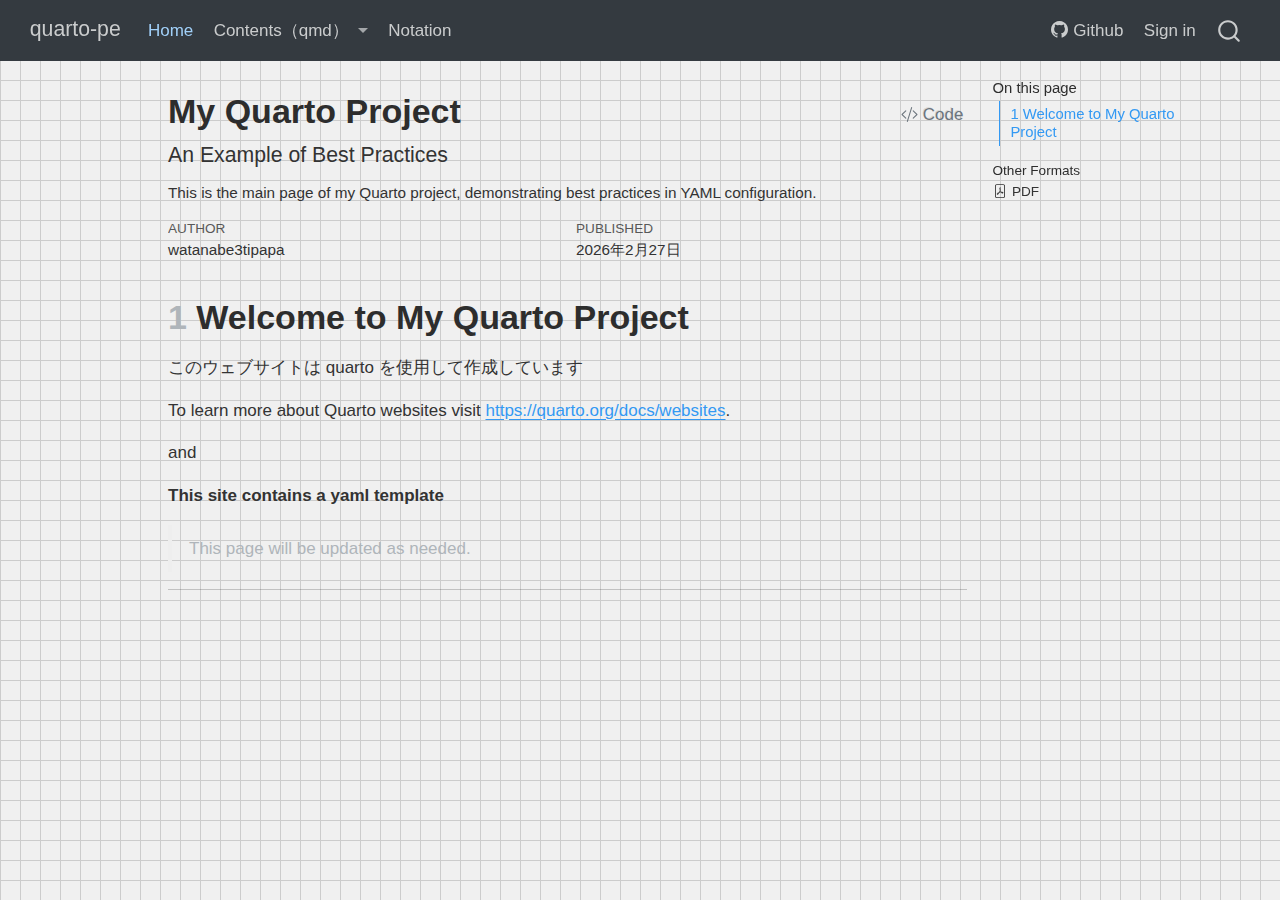
<file: docs/index.html>
<!DOCTYPE html>
<html xmlns="http://www.w3.org/1999/xhtml" lang="jp" xml:lang="jp"><head>

<meta charset="utf-8">
<meta name="generator" content="quarto-1.9.37">

<meta name="viewport" content="width=device-width, initial-scale=1.0, user-scalable=yes">

<meta name="author" content="watanabe3tipapa">
<meta name="description" content="This is the main page of my Quarto project, demonstrating best practices in YAML configuration.">

<title>My Quarto Project – quarto-pe</title>
<style>
/* Default styles provided by pandoc.
** See https://pandoc.org/MANUAL.html#variables-for-html for config info.
*/
code{white-space: pre-wrap;}
span.smallcaps{font-variant: small-caps;}
div.columns{display: flex; gap: min(4vw, 1.5em);}
div.column{flex: auto; overflow-x: auto;}
div.hanging-indent{margin-left: 1.5em; text-indent: -1.5em;}
ul.task-list{list-style: none;}
ul.task-list li input[type="checkbox"] {
  width: 0.8em;
  margin: 0 0.8em 0.2em -1em; /* quarto-specific, see https://github.com/quarto-dev/quarto-cli/issues/4556 */ 
  vertical-align: middle;
}
/* CSS for syntax highlighting */
html { -webkit-text-size-adjust: 100%; }
pre > code.sourceCode { white-space: pre; position: relative; }
pre > code.sourceCode > span { display: inline-block; line-height: 1.25; }
pre > code.sourceCode > span:empty { height: 1.2em; }
.sourceCode { overflow: visible; }
code.sourceCode > span { color: inherit; text-decoration: inherit; }
div.sourceCode { margin: 1em 0; }
pre.sourceCode { margin: 0; }
@media screen {
div.sourceCode { overflow: auto; }
}
@media print {
pre > code.sourceCode { white-space: pre-wrap; }
pre > code.sourceCode > span { text-indent: -5em; padding-left: 5em; }
}
pre.numberSource code
  { counter-reset: source-line 0; }
pre.numberSource code > span
  { position: relative; left: -4em; counter-increment: source-line; }
pre.numberSource code > span > a:first-child::before
  { content: counter(source-line);
    position: relative; left: -1em; text-align: right; vertical-align: baseline;
    border: none; display: inline-block;
    -webkit-touch-callout: none; -webkit-user-select: none;
    -khtml-user-select: none; -moz-user-select: none;
    -ms-user-select: none; user-select: none;
    padding: 0 4px; width: 4em;
  }
pre.numberSource { margin-left: 3em;  padding-left: 4px; }
div.sourceCode
  {   }
@media screen {
pre > code.sourceCode > span > a:first-child::before { text-decoration: underline; }
}
</style>


<script src="site_libs/quarto-nav/quarto-nav.js"></script>
<script src="site_libs/quarto-nav/headroom.min.js"></script>
<script src="site_libs/clipboard/clipboard.min.js"></script>
<script src="site_libs/quarto-search/autocomplete.umd.js"></script>
<script src="site_libs/quarto-search/fuse.min.js"></script>
<script src="site_libs/quarto-search/quarto-search.js"></script>
<meta name="quarto:offset" content="./">
<script src="site_libs/quarto-html/quarto.js" type="module"></script>
<script src="site_libs/quarto-html/tabsets/tabsets.js" type="module"></script>
<script src="site_libs/quarto-html/popper.min.js"></script>
<script src="site_libs/quarto-html/tippy.umd.min.js"></script>
<script src="site_libs/quarto-html/anchor.min.js"></script>
<link href="site_libs/quarto-html/tippy.css" rel="stylesheet">
<link href="site_libs/quarto-html/quarto-syntax-highlighting-acf12a64177840b8d86f2d4f01b2e9fb.css" rel="stylesheet" id="quarto-text-highlighting-styles">
<script src="site_libs/bootstrap/bootstrap.min.js"></script>
<link href="site_libs/bootstrap/bootstrap-icons.css" rel="stylesheet">
<link href="site_libs/bootstrap/bootstrap-ef15a117cf35f0832500f983bbccd436.min.css" rel="stylesheet" append-hash="true" id="quarto-bootstrap" data-mode="light">
<script id="quarto-search-options" type="application/json">{
  "location": "navbar",
  "copy-button": false,
  "collapse-after": 3,
  "panel-placement": "end",
  "type": "overlay",
  "limit": 50,
  "keyboard-shortcut": [
    "f",
    "/",
    "s"
  ],
  "show-item-context": false,
  "language": {
    "search-no-results-text": "No results",
    "search-matching-documents-text": "matching documents",
    "search-copy-link-title": "Copy link to search",
    "search-hide-matches-text": "Hide additional matches",
    "search-more-match-text": "more match in this document",
    "search-more-matches-text": "more matches in this document",
    "search-clear-button-title": "Clear",
    "search-text-placeholder": "",
    "search-detached-cancel-button-title": "Cancel",
    "search-submit-button-title": "Submit",
    "search-label": "Search"
  }
}</script>


<link rel="stylesheet" href="styles.css">
<link rel="stylesheet" href="custom-styles.css">
</head>

<body class="nav-fixed quarto-light">

<div id="quarto-search-results"></div>
  <header id="quarto-header" class="headroom fixed-top">
    <nav class="navbar navbar-expand-lg " data-bs-theme="dark">
      <div class="navbar-container container-fluid">
      <div class="navbar-brand-container mx-auto">
    <a class="navbar-brand" href="./index.html">
    <span class="navbar-title">quarto-pe</span>
    </a>
  </div>
            <div id="quarto-search" class="" title="Search"></div>
          <button class="navbar-toggler" type="button" data-bs-toggle="collapse" data-bs-target="#navbarCollapse" aria-controls="navbarCollapse" role="menu" aria-expanded="false" aria-label="Toggle navigation" onclick="if (window.quartoToggleHeadroom) { window.quartoToggleHeadroom(); }">
  <span class="navbar-toggler-icon"></span>
</button>
          <div class="collapse navbar-collapse" id="navbarCollapse">
            <ul class="navbar-nav navbar-nav-scroll me-auto">
  <li class="nav-item">
    <a class="nav-link active" href="./index.html" aria-current="page"> 
<span class="menu-text">Home</span></a>
  </li>  
  <li class="nav-item dropdown ">
    <a class="nav-link dropdown-toggle" href="#" id="nav-menu-contents（qmd）" role="link" data-bs-toggle="dropdown" aria-expanded="false">
 <span class="menu-text">Contents（qmd）</span>
    </a>
    <ul class="dropdown-menu" aria-labelledby="nav-menu-contents（qmd）">    
        <li>
    <a class="dropdown-item" href="./content1.html">
 <span class="dropdown-text">Content1</span></a>
  </li>  
        <li>
    <a class="dropdown-item" href="./content2.html">
 <span class="dropdown-text">Content2</span></a>
  </li>  
        <li>
    <a class="dropdown-item" href="./content3.html">
 <span class="dropdown-text">Content3</span></a>
  </li>  
        <li>
    <a class="dropdown-item" href="./content4.html">
 <span class="dropdown-text">Content4</span></a>
  </li>  
        <li>
    <a class="dropdown-item" href="./content5.html">
 <span class="dropdown-text">Content5</span></a>
  </li>  
    </ul>
  </li>
  <li class="nav-item">
    <a class="nav-link" href="./notation.html"> 
<span class="menu-text">Notation</span></a>
  </li>  
</ul>
            <ul class="navbar-nav navbar-nav-scroll ms-auto">
  <li class="nav-item">
    <a class="nav-link" href="https://github.com/watanabe3tipapa/quarto-pe"> <i class="bi bi-github" role="img">
</i> 
<span class="menu-text">Github</span></a>
  </li>  
  <li class="nav-item">
    <a class="nav-link" href="./signin.html"> 
<span class="menu-text">Sign in</span></a>
  </li>  
</ul>
          </div> <!-- /navcollapse -->
            <div class="quarto-navbar-tools">
</div>
      </div> <!-- /container-fluid -->
    </nav>
</header>
<!-- content -->
<div id="quarto-content" class="quarto-container page-columns page-rows-contents page-layout-article page-navbar">
<!-- sidebar -->
<!-- margin-sidebar -->
    <div id="quarto-margin-sidebar" class="sidebar margin-sidebar">
        <nav id="TOC" role="doc-toc" class="toc-active">
    <h2 id="toc-title">On this page</h2>
   
  <ul>
  <li><a href="#welcome-to-my-quarto-project" id="toc-welcome-to-my-quarto-project" class="nav-link active" data-scroll-target="#welcome-to-my-quarto-project"><span class="header-section-number">1</span> Welcome to My Quarto Project</a></li>
  </ul>
<div class="quarto-alternate-formats"><h2>Other Formats</h2><ul><li><a href="index.pdf"><i class="bi bi-file-pdf"></i>PDF</a></li></ul></div></nav>
    </div>
<!-- main -->
<main class="content" id="quarto-document-content">

<header id="title-block-header" class="quarto-title-block default">
<div class="quarto-title">
<div class="quarto-title-block"><div><h1 class="title">My Quarto Project</h1><button type="button" class="btn code-tools-button" id="quarto-code-tools-source"><i class="bi"></i> Code</button></div></div>
<p class="subtitle lead">An Example of Best Practices</p>
</div>

<div>
  <div class="description">
    <p>This is the main page of my Quarto project, demonstrating best practices in YAML configuration.</p>
  </div>
</div>


<div class="quarto-title-meta">

    <div>
    <div class="quarto-title-meta-heading">Author</div>
    <div class="quarto-title-meta-contents">
             <p>watanabe3tipapa </p>
          </div>
  </div>
    
    <div>
    <div class="quarto-title-meta-heading">Published</div>
    <div class="quarto-title-meta-contents">
      <p class="date">2026年2月27日</p>
    </div>
  </div>
  
    
  </div>
  


</header>


<section id="welcome-to-my-quarto-project" class="level1" data-number="1">
<h1 data-number="1"><span class="header-section-number">1</span> Welcome to My Quarto Project</h1>
<p>このウェブサイトは quarto を使用して作成しています</p>
<p>To learn more about Quarto websites visit <a href="https://quarto.org/docs/websites" class="uri">https://quarto.org/docs/websites</a>.</p>
<p>and</p>
<p><strong>This site contains a yaml template</strong></p>
<blockquote class="blockquote">
<p>This page will be updated as needed.</p>
</blockquote>
<hr>


<!-- -->

</section>

</main> <!-- /main -->
<script id="quarto-html-after-body" type="application/javascript">
  window.document.addEventListener("DOMContentLoaded", function (event) {
    const icon = "";
    const anchorJS = new window.AnchorJS();
    anchorJS.options = {
      placement: 'right',
      icon: icon
    };
    anchorJS.add('.anchored');
    const isCodeAnnotation = (el) => {
      for (const clz of el.classList) {
        if (clz.startsWith('code-annotation-')) {                     
          return true;
        }
      }
      return false;
    }
    const onCopySuccess = function(e) {
      // button target
      const button = e.trigger;
      // don't keep focus
      button.blur();
      // flash "checked"
      button.classList.add('code-copy-button-checked');
      var currentTitle = button.getAttribute("title");
      button.setAttribute("title", "Copied!");
      let tooltip;
      if (window.bootstrap) {
        button.setAttribute("data-bs-toggle", "tooltip");
        button.setAttribute("data-bs-placement", "left");
        button.setAttribute("data-bs-title", "Copied!");
        tooltip = new bootstrap.Tooltip(button, 
          { trigger: "manual", 
            customClass: "code-copy-button-tooltip",
            offset: [0, -8]});
        tooltip.show();    
      }
      setTimeout(function() {
        if (tooltip) {
          tooltip.hide();
          button.removeAttribute("data-bs-title");
          button.removeAttribute("data-bs-toggle");
          button.removeAttribute("data-bs-placement");
        }
        button.setAttribute("title", currentTitle);
        button.classList.remove('code-copy-button-checked');
      }, 1000);
      // clear code selection
      e.clearSelection();
    }
    const getTextToCopy = function(trigger) {
      const outerScaffold = trigger.parentElement.cloneNode(true);
      const codeEl = outerScaffold.querySelector('code');
      for (const childEl of codeEl.children) {
        if (isCodeAnnotation(childEl)) {
          childEl.remove();
        }
      }
      return codeEl.innerText;
    }
    const clipboard = new window.ClipboardJS('.code-copy-button:not([data-in-quarto-modal])', {
      text: getTextToCopy
    });
    clipboard.on('success', onCopySuccess);
    if (window.document.getElementById('quarto-embedded-source-code-modal')) {
      const clipboardModal = new window.ClipboardJS('.code-copy-button[data-in-quarto-modal]', {
        text: getTextToCopy,
        container: window.document.getElementById('quarto-embedded-source-code-modal')
      });
      clipboardModal.on('success', onCopySuccess);
    }
    const viewSource = window.document.getElementById('quarto-view-source') ||
                       window.document.getElementById('quarto-code-tools-source');
    if (viewSource) {
      const sourceUrl = viewSource.getAttribute("data-quarto-source-url");
      viewSource.addEventListener("click", function(e) {
        if (sourceUrl) {
          // rstudio viewer pane
          if (/\bcapabilities=\b/.test(window.location)) {
            window.open(sourceUrl);
          } else {
            window.location.href = sourceUrl;
          }
        } else {
          const modal = new bootstrap.Modal(document.getElementById('quarto-embedded-source-code-modal'));
          modal.show();
        }
        return false;
      });
    }
    function toggleCodeHandler(show) {
      return function(e) {
        const detailsSrc = window.document.querySelectorAll(".cell > details > .sourceCode");
        for (let i=0; i<detailsSrc.length; i++) {
          const details = detailsSrc[i].parentElement;
          if (show) {
            details.open = true;
          } else {
            details.removeAttribute("open");
          }
        }
        const cellCodeDivs = window.document.querySelectorAll(".cell > .sourceCode");
        const fromCls = show ? "hidden" : "unhidden";
        const toCls = show ? "unhidden" : "hidden";
        for (let i=0; i<cellCodeDivs.length; i++) {
          const codeDiv = cellCodeDivs[i];
          if (codeDiv.classList.contains(fromCls)) {
            codeDiv.classList.remove(fromCls);
            codeDiv.classList.add(toCls);
          } 
        }
        return false;
      }
    }
    const hideAllCode = window.document.getElementById("quarto-hide-all-code");
    if (hideAllCode) {
      hideAllCode.addEventListener("click", toggleCodeHandler(false));
    }
    const showAllCode = window.document.getElementById("quarto-show-all-code");
    if (showAllCode) {
      showAllCode.addEventListener("click", toggleCodeHandler(true));
    }
      var localhostRegex = new RegExp(/^(?:http|https):\/\/localhost\:?[0-9]*\//);
      var mailtoRegex = new RegExp(/^mailto:/);
        var filterRegex = new RegExp('/' + window.location.host + '/');
      var isInternal = (href) => {
          return filterRegex.test(href) || localhostRegex.test(href) || mailtoRegex.test(href);
      }
      // Inspect non-navigation links and adorn them if external
     var links = window.document.querySelectorAll('a[href]:not(.nav-link):not(.navbar-brand):not(.toc-action):not(.sidebar-link):not(.sidebar-item-toggle):not(.pagination-link):not(.no-external):not([aria-hidden]):not(.dropdown-item):not(.quarto-navigation-tool):not(.about-link)');
      for (var i=0; i<links.length; i++) {
        const link = links[i];
        if (!isInternal(link.href)) {
          // undo the damage that might have been done by quarto-nav.js in the case of
          // links that we want to consider external
          if (link.dataset.originalHref !== undefined) {
            link.href = link.dataset.originalHref;
          }
        }
      }
    function tippyHover(el, contentFn, onTriggerFn, onUntriggerFn) {
      const config = {
        allowHTML: true,
        maxWidth: 500,
        delay: 100,
        arrow: false,
        appendTo: function(el) {
            return el.parentElement;
        },
        interactive: true,
        interactiveBorder: 10,
        theme: 'quarto',
        placement: 'bottom-start',
      };
      if (contentFn) {
        config.content = contentFn;
      }
      if (onTriggerFn) {
        config.onTrigger = onTriggerFn;
      }
      if (onUntriggerFn) {
        config.onUntrigger = onUntriggerFn;
      }
      window.tippy(el, config); 
    }
    const noterefs = window.document.querySelectorAll('a[role="doc-noteref"]');
    for (var i=0; i<noterefs.length; i++) {
      const ref = noterefs[i];
      tippyHover(ref, function() {
        // use id or data attribute instead here
        let href = ref.getAttribute('data-footnote-href') || ref.getAttribute('href');
        try { href = new URL(href).hash; } catch {}
        const id = href.replace(/^#\/?/, "");
        const note = window.document.getElementById(id);
        if (note) {
          return note.innerHTML;
        } else {
          return "";
        }
      });
    }
    const xrefs = window.document.querySelectorAll('a.quarto-xref');
    const processXRef = (id, note) => {
      // Strip column container classes
      const stripColumnClz = (el) => {
        el.classList.remove("page-full", "page-columns");
        if (el.children) {
          for (const child of el.children) {
            stripColumnClz(child);
          }
        }
      }
      stripColumnClz(note)
      if (id === null || id.startsWith('sec-')) {
        // Special case sections, only their first couple elements
        const container = document.createElement("div");
        if (note.children && note.children.length > 2) {
          container.appendChild(note.children[0].cloneNode(true));
          for (let i = 1; i < note.children.length; i++) {
            const child = note.children[i];
            if (child.tagName === "P" && child.innerText === "") {
              continue;
            } else {
              container.appendChild(child.cloneNode(true));
              break;
            }
          }
          if (window.Quarto?.typesetMath) {
            window.Quarto.typesetMath(container);
          }
          return container.innerHTML
        } else {
          if (window.Quarto?.typesetMath) {
            window.Quarto.typesetMath(note);
          }
          return note.innerHTML;
        }
      } else {
        // Remove any anchor links if they are present
        const anchorLink = note.querySelector('a.anchorjs-link');
        if (anchorLink) {
          anchorLink.remove();
        }
        if (window.Quarto?.typesetMath) {
          window.Quarto.typesetMath(note);
        }
        if (note.classList.contains("callout")) {
          return note.outerHTML;
        } else {
          return note.innerHTML;
        }
      }
    }
    for (var i=0; i<xrefs.length; i++) {
      const xref = xrefs[i];
      tippyHover(xref, undefined, function(instance) {
        instance.disable();
        let url = xref.getAttribute('href');
        let hash = undefined; 
        if (url.startsWith('#')) {
          hash = url;
        } else {
          try { hash = new URL(url).hash; } catch {}
        }
        if (hash) {
          const id = hash.replace(/^#\/?/, "");
          const note = window.document.getElementById(id);
          if (note !== null) {
            try {
              const html = processXRef(id, note.cloneNode(true));
              instance.setContent(html);
            } finally {
              instance.enable();
              instance.show();
            }
          } else {
            // See if we can fetch this
            fetch(url.split('#')[0])
            .then(res => res.text())
            .then(html => {
              const parser = new DOMParser();
              const htmlDoc = parser.parseFromString(html, "text/html");
              const note = htmlDoc.getElementById(id);
              if (note !== null) {
                const html = processXRef(id, note);
                instance.setContent(html);
              } 
            }).finally(() => {
              instance.enable();
              instance.show();
            });
          }
        } else {
          // See if we can fetch a full url (with no hash to target)
          // This is a special case and we should probably do some content thinning / targeting
          fetch(url)
          .then(res => res.text())
          .then(html => {
            const parser = new DOMParser();
            const htmlDoc = parser.parseFromString(html, "text/html");
            const note = htmlDoc.querySelector('main.content');
            if (note !== null) {
              // This should only happen for chapter cross references
              // (since there is no id in the URL)
              // remove the first header
              if (note.children.length > 0 && note.children[0].tagName === "HEADER") {
                note.children[0].remove();
              }
              const html = processXRef(null, note);
              instance.setContent(html);
            } 
          }).finally(() => {
            instance.enable();
            instance.show();
          });
        }
      }, function(instance) {
      });
    }
        let selectedAnnoteEl;
        const selectorForAnnotation = ( cell, annotation) => {
          let cellAttr = 'data-code-cell="' + cell + '"';
          let lineAttr = 'data-code-annotation="' +  annotation + '"';
          const selector = 'span[' + cellAttr + '][' + lineAttr + ']';
          return selector;
        }
        const selectCodeLines = (annoteEl) => {
          const doc = window.document;
          const targetCell = annoteEl.getAttribute("data-target-cell");
          const targetAnnotation = annoteEl.getAttribute("data-target-annotation");
          const annoteSpan = window.document.querySelector(selectorForAnnotation(targetCell, targetAnnotation));
          const lines = annoteSpan.getAttribute("data-code-lines").split(",");
          const lineIds = lines.map((line) => {
            return targetCell + "-" + line;
          })
          let top = null;
          let height = null;
          let parent = null;
          if (lineIds.length > 0) {
              //compute the position of the single el (top and bottom and make a div)
              const el = window.document.getElementById(lineIds[0]);
              top = el.offsetTop;
              height = el.offsetHeight;
              parent = el.parentElement.parentElement;
            if (lineIds.length > 1) {
              const lastEl = window.document.getElementById(lineIds[lineIds.length - 1]);
              const bottom = lastEl.offsetTop + lastEl.offsetHeight;
              height = bottom - top;
            }
            if (top !== null && height !== null && parent !== null) {
              // cook up a div (if necessary) and position it 
              let div = window.document.getElementById("code-annotation-line-highlight");
              if (div === null) {
                div = window.document.createElement("div");
                div.setAttribute("id", "code-annotation-line-highlight");
                div.style.position = 'absolute';
                parent.appendChild(div);
              }
              div.style.top = top - 2 + "px";
              div.style.height = height + 4 + "px";
              div.style.left = 0;
              let gutterDiv = window.document.getElementById("code-annotation-line-highlight-gutter");
              if (gutterDiv === null) {
                gutterDiv = window.document.createElement("div");
                gutterDiv.setAttribute("id", "code-annotation-line-highlight-gutter");
                gutterDiv.style.position = 'absolute';
                const codeCell = window.document.getElementById(targetCell);
                const gutter = codeCell.querySelector('.code-annotation-gutter');
                gutter.appendChild(gutterDiv);
              }
              gutterDiv.style.top = top - 2 + "px";
              gutterDiv.style.height = height + 4 + "px";
            }
            selectedAnnoteEl = annoteEl;
          }
        };
        const unselectCodeLines = () => {
          const elementsIds = ["code-annotation-line-highlight", "code-annotation-line-highlight-gutter"];
          elementsIds.forEach((elId) => {
            const div = window.document.getElementById(elId);
            if (div) {
              div.remove();
            }
          });
          selectedAnnoteEl = undefined;
        };
          // Handle positioning of the toggle
      window.addEventListener(
        "resize",
        throttle(() => {
          elRect = undefined;
          if (selectedAnnoteEl) {
            selectCodeLines(selectedAnnoteEl);
          }
        }, 10)
      );
      function throttle(fn, ms) {
      let throttle = false;
      let timer;
        return (...args) => {
          if(!throttle) { // first call gets through
              fn.apply(this, args);
              throttle = true;
          } else { // all the others get throttled
              if(timer) clearTimeout(timer); // cancel #2
              timer = setTimeout(() => {
                fn.apply(this, args);
                timer = throttle = false;
              }, ms);
          }
        };
      }
        // Attach click handler to the DT
        const annoteDls = window.document.querySelectorAll('dt[data-target-cell]');
        for (const annoteDlNode of annoteDls) {
          annoteDlNode.addEventListener('click', (event) => {
            const clickedEl = event.target;
            if (clickedEl !== selectedAnnoteEl) {
              unselectCodeLines();
              const activeEl = window.document.querySelector('dt[data-target-cell].code-annotation-active');
              if (activeEl) {
                activeEl.classList.remove('code-annotation-active');
              }
              selectCodeLines(clickedEl);
              clickedEl.classList.add('code-annotation-active');
            } else {
              // Unselect the line
              unselectCodeLines();
              clickedEl.classList.remove('code-annotation-active');
            }
          });
        }
    const findCites = (el) => {
      const parentEl = el.parentElement;
      if (parentEl) {
        const cites = parentEl.dataset.cites;
        if (cites) {
          return {
            el,
            cites: cites.split(' ')
          };
        } else {
          return findCites(el.parentElement)
        }
      } else {
        return undefined;
      }
    };
    var bibliorefs = window.document.querySelectorAll('a[role="doc-biblioref"]');
    for (var i=0; i<bibliorefs.length; i++) {
      const ref = bibliorefs[i];
      const citeInfo = findCites(ref);
      if (citeInfo) {
        tippyHover(citeInfo.el, function() {
          var popup = window.document.createElement('div');
          citeInfo.cites.forEach(function(cite) {
            var citeDiv = window.document.createElement('div');
            citeDiv.classList.add('hanging-indent');
            citeDiv.classList.add('csl-entry');
            var biblioDiv = window.document.getElementById('ref-' + cite);
            if (biblioDiv) {
              citeDiv.innerHTML = biblioDiv.innerHTML;
            }
            popup.appendChild(citeDiv);
          });
          return popup.innerHTML;
        });
      }
    }
  });
  </script><div class="modal fade" id="quarto-embedded-source-code-modal" tabindex="-1" aria-labelledby="quarto-embedded-source-code-modal-label" aria-hidden="true"><div class="modal-dialog modal-dialog-scrollable"><div class="modal-content"><div class="modal-header"><h5 class="modal-title" id="quarto-embedded-source-code-modal-label">Source Code</h5><button class="btn-close" data-bs-dismiss="modal"></button></div><div class="modal-body"><div class="">
<div class="code-copy-outer-scaffold"><div class="sourceCode" id="cb1" data-shortcodes="false"><pre class="sourceCode markdown code-with-copy"><code class="sourceCode markdown"><span id="cb1-1"><a href="#cb1-1" aria-hidden="true" tabindex="-1"></a><span class="co">---</span></span>
<span id="cb1-2"><a href="#cb1-2" aria-hidden="true" tabindex="-1"></a><span class="an">title:</span><span class="co"> "My Quarto Project"</span></span>
<span id="cb1-3"><a href="#cb1-3" aria-hidden="true" tabindex="-1"></a><span class="an">subtitle:</span><span class="co"> "An Example of Best Practices"</span></span>
<span id="cb1-4"><a href="#cb1-4" aria-hidden="true" tabindex="-1"></a><span class="an">author:</span><span class="co"> "watanabe3tipapa"</span></span>
<span id="cb1-5"><a href="#cb1-5" aria-hidden="true" tabindex="-1"></a><span class="an">date:</span><span class="co"> last-modified</span></span>
<span id="cb1-6"><a href="#cb1-6" aria-hidden="true" tabindex="-1"></a><span class="an">description:</span><span class="co"> |</span></span>
<span id="cb1-7"><a href="#cb1-7" aria-hidden="true" tabindex="-1"></a><span class="co">  This is the main page of my Quarto project, </span></span>
<span id="cb1-8"><a href="#cb1-8" aria-hidden="true" tabindex="-1"></a><span class="co">  demonstrating best practices in YAML configuration.</span></span>
<span id="cb1-9"><a href="#cb1-9" aria-hidden="true" tabindex="-1"></a><span class="an">lang:</span><span class="co"> jp</span></span>
<span id="cb1-10"><a href="#cb1-10" aria-hidden="true" tabindex="-1"></a><span class="an">toc:</span><span class="co"> true</span></span>
<span id="cb1-11"><a href="#cb1-11" aria-hidden="true" tabindex="-1"></a><span class="an">number-sections:</span><span class="co"> true</span></span>
<span id="cb1-12"><a href="#cb1-12" aria-hidden="true" tabindex="-1"></a><span class="an">highlight-style:</span><span class="co"> github</span></span>
<span id="cb1-13"><a href="#cb1-13" aria-hidden="true" tabindex="-1"></a><span class="an">code-fold:</span><span class="co"> show</span></span>
<span id="cb1-14"><a href="#cb1-14" aria-hidden="true" tabindex="-1"></a><span class="an">execute:</span></span>
<span id="cb1-15"><a href="#cb1-15" aria-hidden="true" tabindex="-1"></a><span class="co">  echo: false</span></span>
<span id="cb1-16"><a href="#cb1-16" aria-hidden="true" tabindex="-1"></a><span class="co">  warning: false</span></span>
<span id="cb1-17"><a href="#cb1-17" aria-hidden="true" tabindex="-1"></a><span class="an">format:</span></span>
<span id="cb1-18"><a href="#cb1-18" aria-hidden="true" tabindex="-1"></a><span class="co">  html:</span></span>
<span id="cb1-19"><a href="#cb1-19" aria-hidden="true" tabindex="-1"></a><span class="co">    css: custom-styles.css</span></span>
<span id="cb1-20"><a href="#cb1-20" aria-hidden="true" tabindex="-1"></a><span class="co">  pdf:</span></span>
<span id="cb1-21"><a href="#cb1-21" aria-hidden="true" tabindex="-1"></a><span class="co">    documentclass: article</span></span>
<span id="cb1-22"><a href="#cb1-22" aria-hidden="true" tabindex="-1"></a><span class="co">    papersize: a4</span></span>
<span id="cb1-23"><a href="#cb1-23" aria-hidden="true" tabindex="-1"></a><span class="co">---</span></span>
<span id="cb1-24"><a href="#cb1-24" aria-hidden="true" tabindex="-1"></a></span>
<span id="cb1-25"><a href="#cb1-25" aria-hidden="true" tabindex="-1"></a><span class="fu"># Welcome to My Quarto Project</span></span>
<span id="cb1-26"><a href="#cb1-26" aria-hidden="true" tabindex="-1"></a></span>
<span id="cb1-27"><a href="#cb1-27" aria-hidden="true" tabindex="-1"></a>このウェブサイトは quarto を使用して作成しています</span>
<span id="cb1-28"><a href="#cb1-28" aria-hidden="true" tabindex="-1"></a></span>
<span id="cb1-29"><a href="#cb1-29" aria-hidden="true" tabindex="-1"></a>To learn more about Quarto websites visit <span class="ot">&lt;https://quarto.org/docs/websites&gt;</span>.</span>
<span id="cb1-30"><a href="#cb1-30" aria-hidden="true" tabindex="-1"></a></span>
<span id="cb1-31"><a href="#cb1-31" aria-hidden="true" tabindex="-1"></a>and</span>
<span id="cb1-32"><a href="#cb1-32" aria-hidden="true" tabindex="-1"></a></span>
<span id="cb1-33"><a href="#cb1-33" aria-hidden="true" tabindex="-1"></a>**This site contains a yaml template**</span>
<span id="cb1-34"><a href="#cb1-34" aria-hidden="true" tabindex="-1"></a></span>
<span id="cb1-35"><a href="#cb1-35" aria-hidden="true" tabindex="-1"></a><span class="at">&gt; This page will be updated as needed.</span></span>
<span id="cb1-36"><a href="#cb1-36" aria-hidden="true" tabindex="-1"></a></span>
<span id="cb1-37"><a href="#cb1-37" aria-hidden="true" tabindex="-1"></a>------------------------------------------------------------------------</span></code></pre></div><button title="Copy to Clipboard" class="code-copy-button" data-in-quarto-modal=""><i class="bi"></i></button></div>
</div></div></div></div></div>
</div> <!-- /content -->




</body></html>
</file>
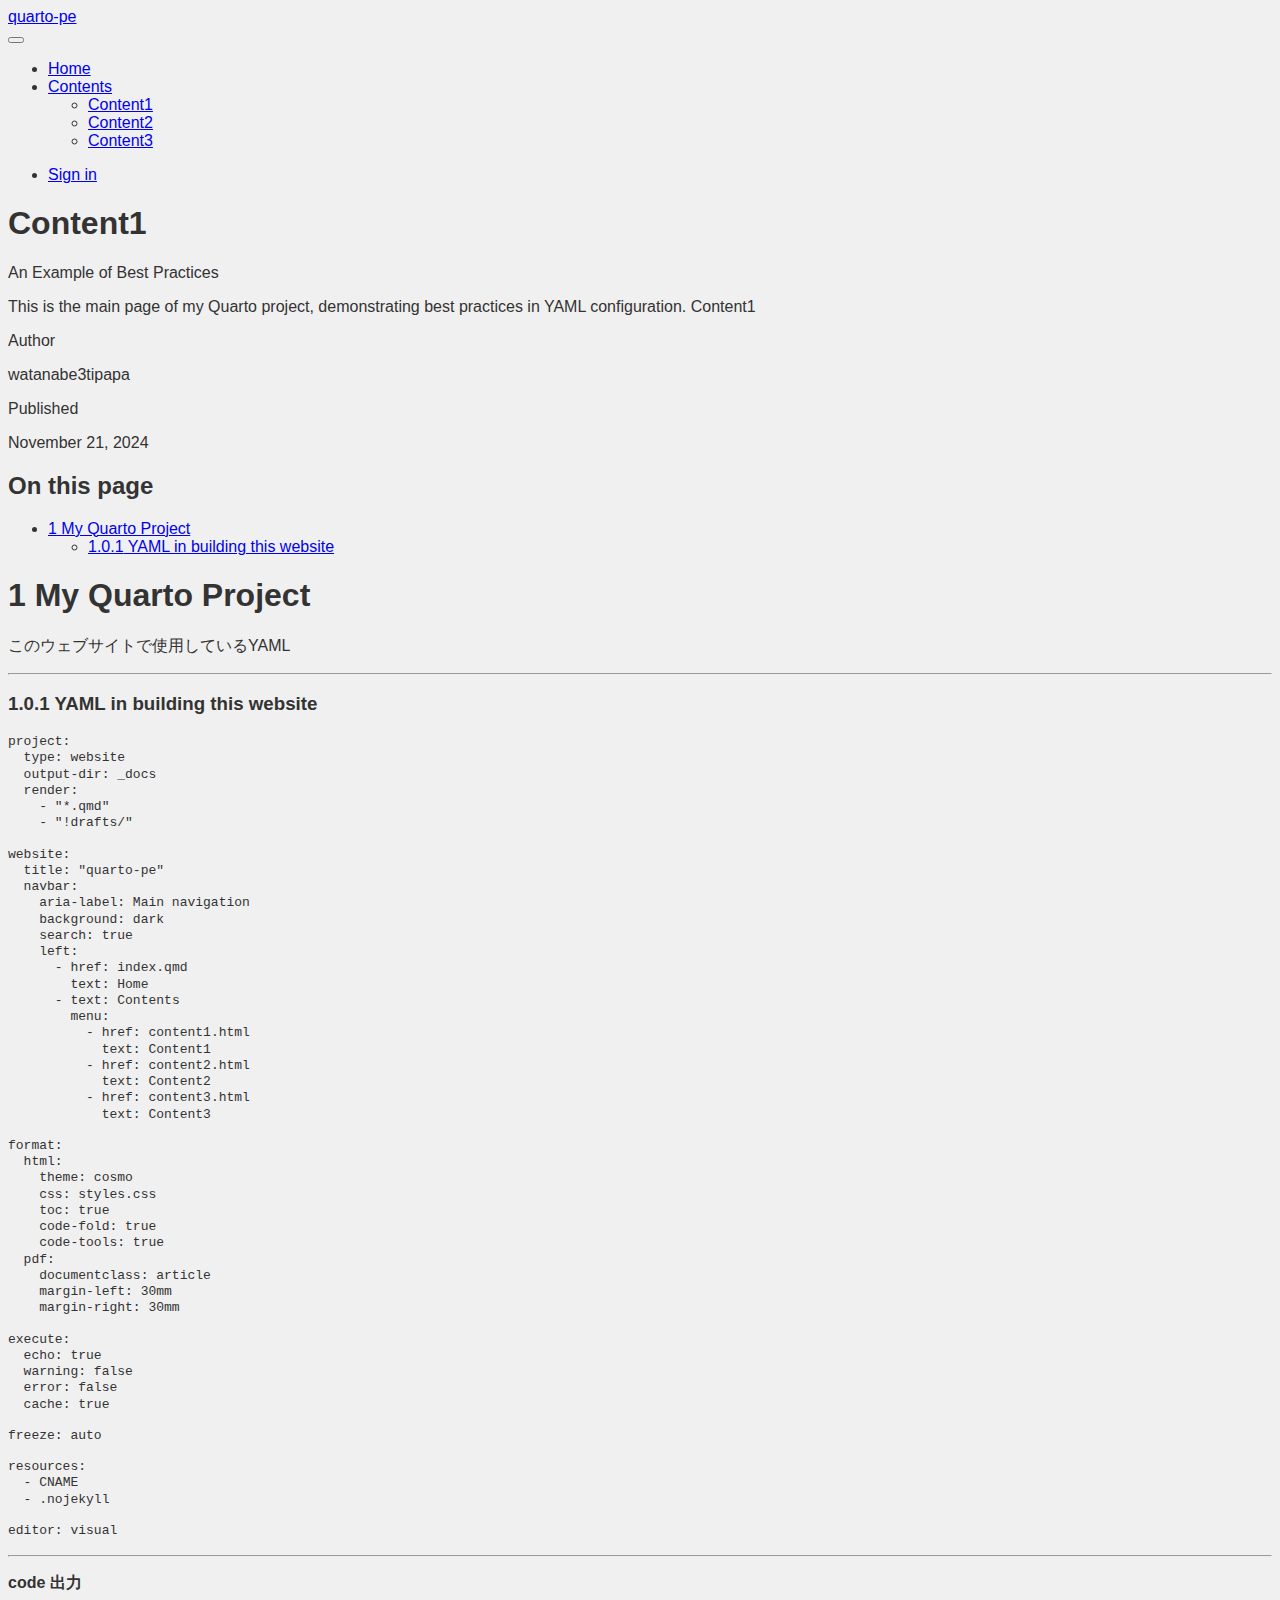
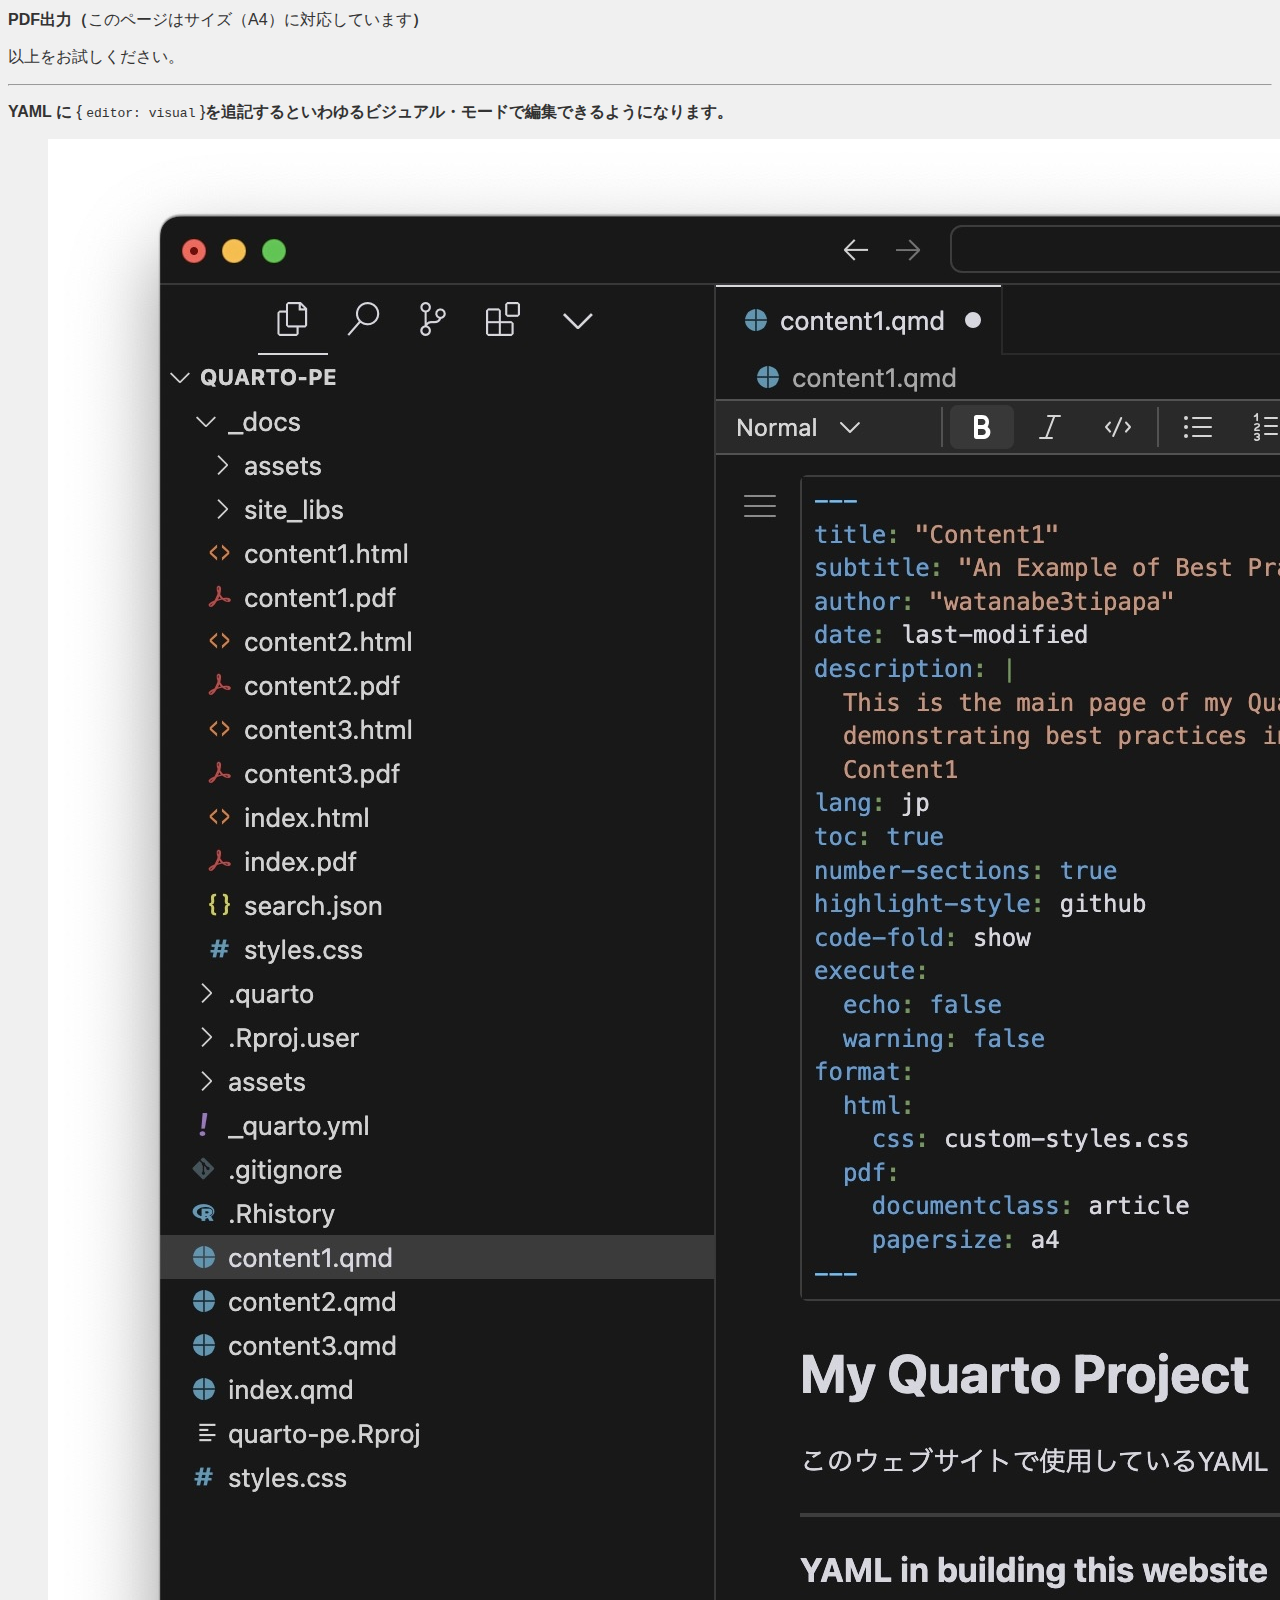
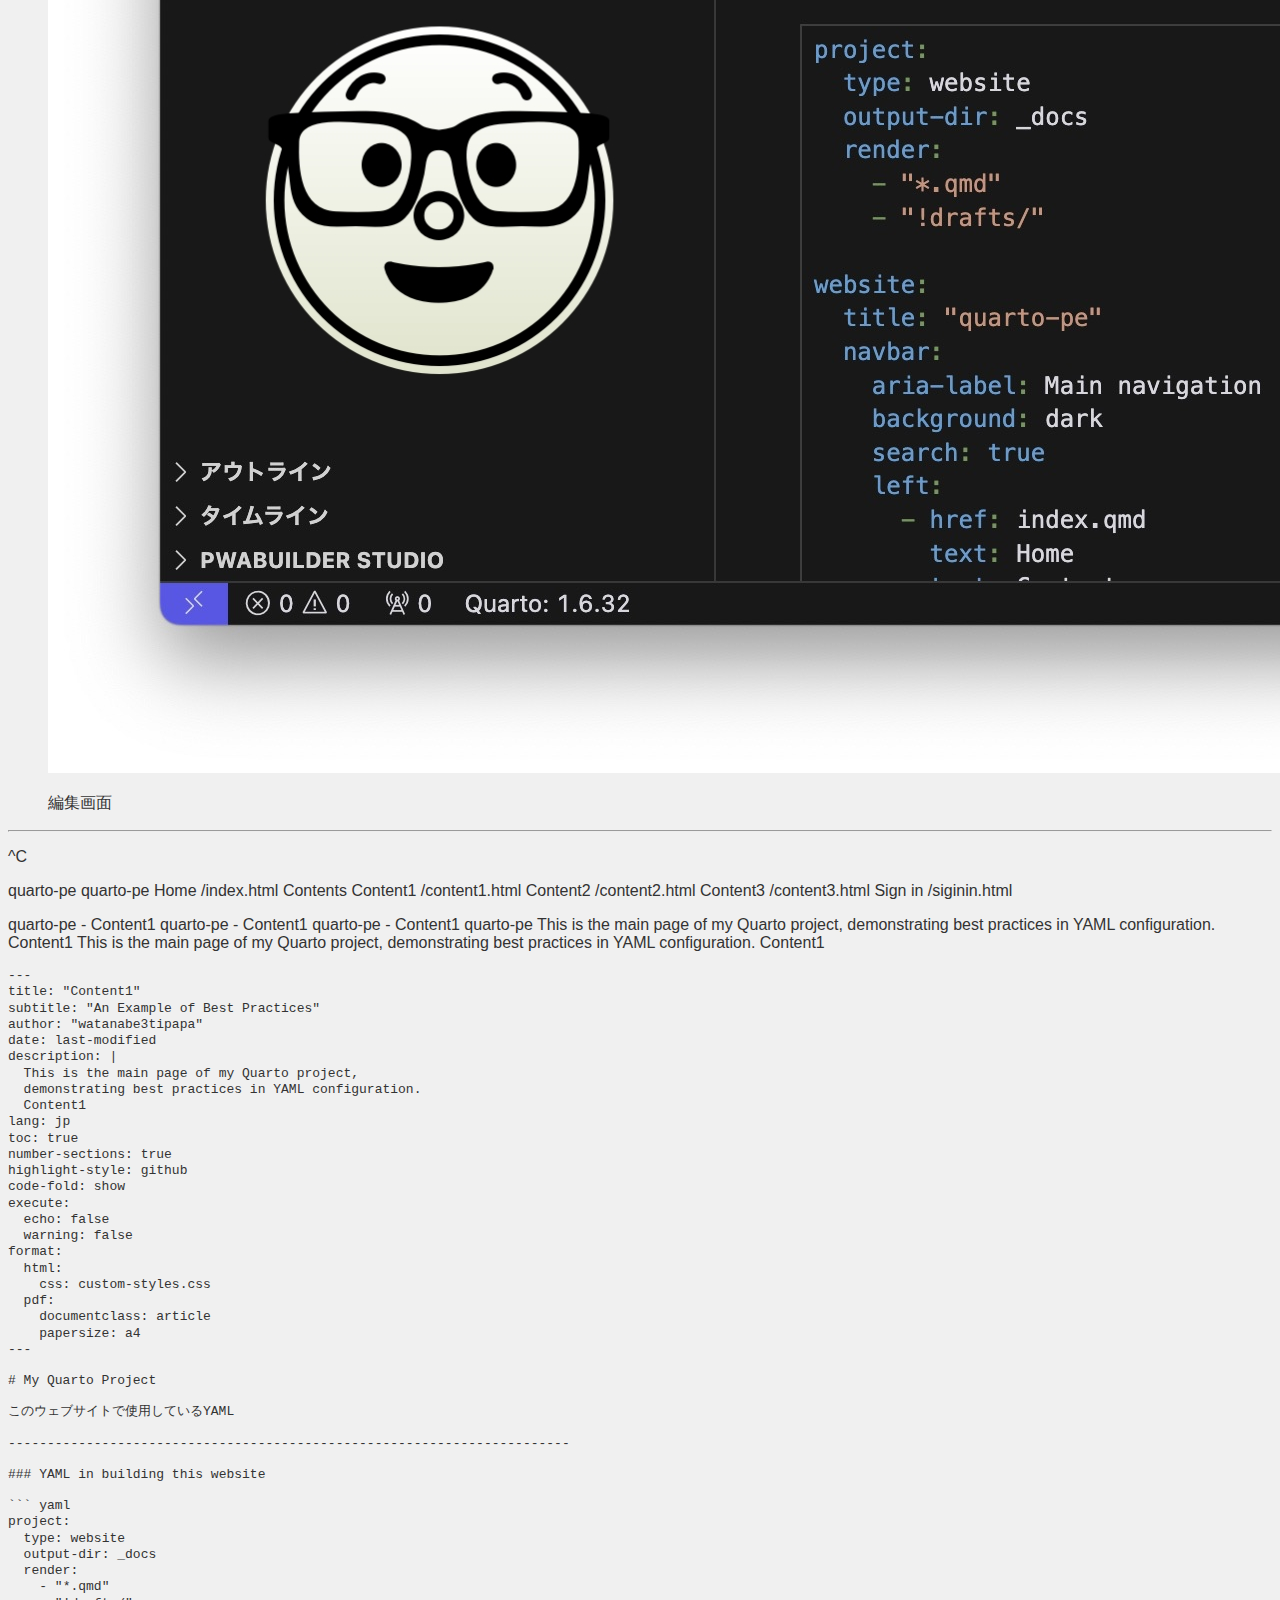
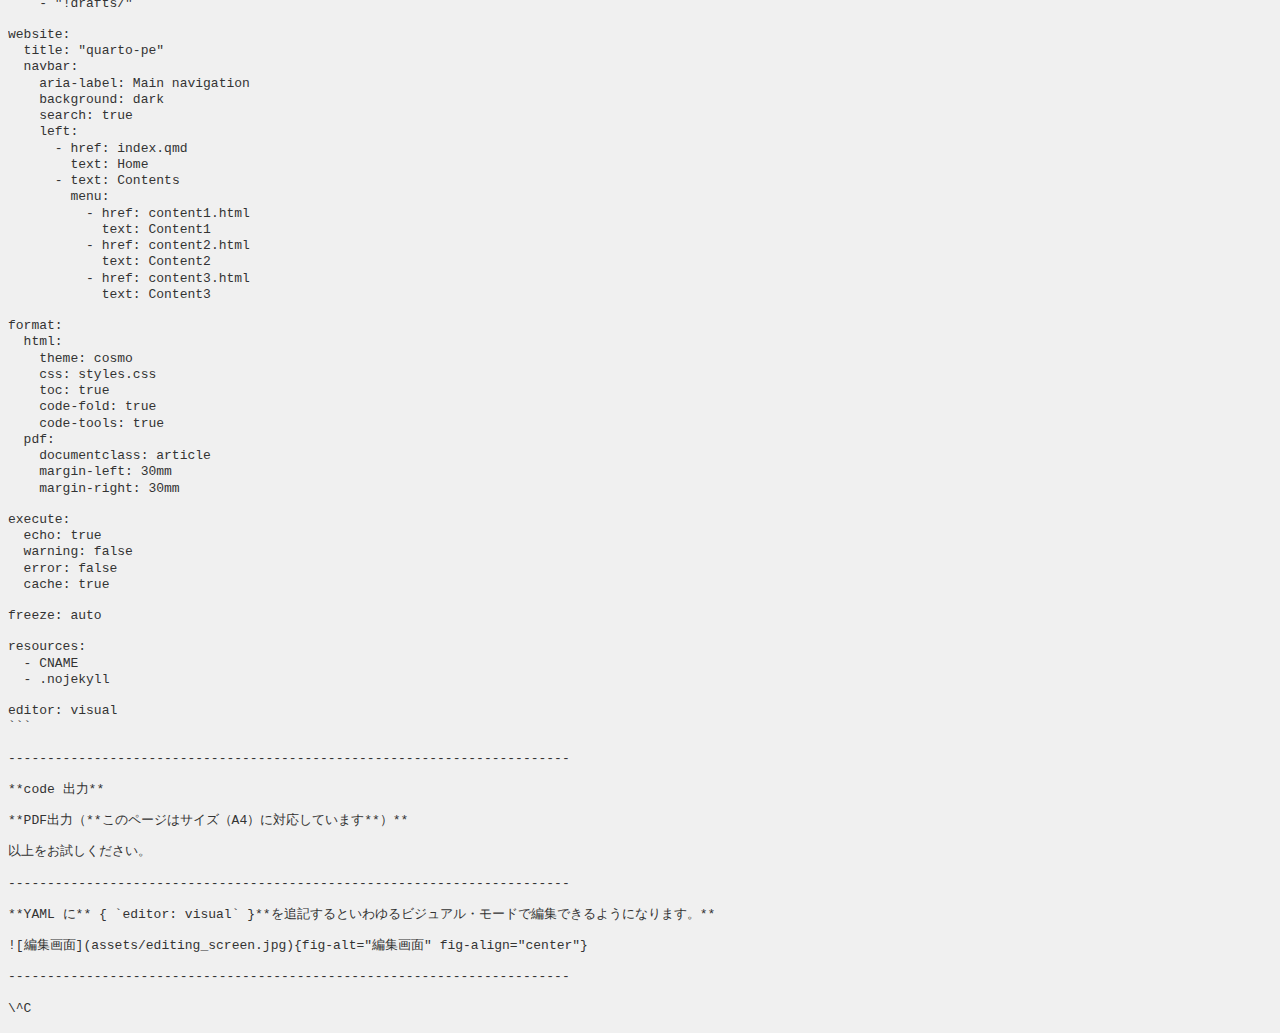
<file: content1.html>
<!DOCTYPE html>
<html xmlns="http://www.w3.org/1999/xhtml" lang="jp" xml:lang="jp">

<head>

<meta charset="utf-8" />
<meta name="generator" content="quarto-1.3.450" />

<meta name="viewport" content="width=device-width, initial-scale=1.0, user-scalable=yes" />

<meta name="author" content="watanabe3tipapa" />
<meta name="dcterms.date" content="2024-11-21" />
<meta name="description" content="This is the main page of my Quarto project, demonstrating best practices in YAML configuration. Content1" />

<title>quarto-pe – Content1</title>
<style>
code{white-space: pre-wrap;}
span.smallcaps{font-variant: small-caps;}
div.columns{display: flex; gap: min(4vw, 1.5em);}
div.column{flex: auto; overflow-x: auto;}
div.hanging-indent{margin-left: 1.5em; text-indent: -1.5em;}
ul.task-list{list-style: none;}
ul.task-list li input[type="checkbox"] {
  width: 0.8em;
  margin: 0 0.8em 0.2em -1em; /* quarto-specific, see https://github.com/quarto-dev/quarto-cli/issues/4556 */ 
  vertical-align: middle;
}
/* CSS for syntax highlighting */
pre > code.sourceCode { white-space: pre; position: relative; }
pre > code.sourceCode > span { display: inline-block; line-height: 1.25; }
pre > code.sourceCode > span:empty { height: 1.2em; }
.sourceCode { overflow: visible; }
code.sourceCode > span { color: inherit; text-decoration: inherit; }
div.sourceCode { margin: 1em 0; }
pre.sourceCode { margin: 0; }
@media screen {
div.sourceCode { overflow: auto; }
}
@media print {
pre > code.sourceCode { white-space: pre-wrap; }
pre > code.sourceCode > span { text-indent: -5em; padding-left: 5em; }
}
pre.numberSource code
  { counter-reset: source-line 0; }
pre.numberSource code > span
  { position: relative; left: -4em; counter-increment: source-line; }
pre.numberSource code > span > a:first-child::before
  { content: counter(source-line);
    position: relative; left: -1em; text-align: right; vertical-align: baseline;
    border: none; display: inline-block;
    -webkit-touch-callout: none; -webkit-user-select: none;
    -khtml-user-select: none; -moz-user-select: none;
    -ms-user-select: none; user-select: none;
    padding: 0 4px; width: 4em;
  }
pre.numberSource { margin-left: 3em;  padding-left: 4px; }
div.sourceCode
  {   }
@media screen {
pre > code.sourceCode > span > a:first-child::before { text-decoration: underline; }
}
</style>

<!-- htmldependencies:E3FAD763 -->
<script id="quarto-search-options" type="application/json">{
  "location": "navbar",
  "copy-button": false,
  "collapse-after": 3,
  "panel-placement": "end",
  "type": "overlay",
  "limit": 20,
  "language": {
    "search-no-results-text": "No results",
    "search-matching-documents-text": "matching documents",
    "search-copy-link-title": "Copy link to search",
    "search-hide-matches-text": "Hide additional matches",
    "search-more-match-text": "more match in this document",
    "search-more-matches-text": "more matches in this document",
    "search-clear-button-title": "Clear",
    "search-detached-cancel-button-title": "Cancel",
    "search-submit-button-title": "Submit",
    "search-label": "Search"
  }
}</script>


<link rel="stylesheet" href="styles.css" />
<link rel="stylesheet" href="custom-styles.css" />
</head>

<body>

<div id="quarto-search-results"></div>
  <header id="quarto-header" class="headroom fixed-top">
    <nav class="navbar navbar-expand-lg navbar-dark ">
      <div class="navbar-container container-fluid">
      <div class="navbar-brand-container">
    <a class="navbar-brand" href="/index.html">
    <span class="navbar-title">quarto-pe</span>
    </a>
  </div>
            <div id="quarto-search" class="" title="Search"></div>
          <button class="navbar-toggler" type="button" data-bs-toggle="collapse" data-bs-target="#navbarCollapse"
  aria-controls="navbarCollapse" aria-expanded="false" aria-label="Toggle navigation"
  onclick="if (window.quartoToggleHeadroom) { window.quartoToggleHeadroom(); }">
  <span class="navbar-toggler-icon"></span>
</button>
          <div class="collapse navbar-collapse" id="navbarCollapse">
            <ul class="navbar-nav navbar-nav-scroll me-auto">
  <li class="nav-item">
    <a class="nav-link" href="/index.html" rel="" target="">
 <span class="menu-text">Home</span></a>
  </li>  
  <li class="nav-item dropdown ">
    <a class="nav-link dropdown-toggle" href="#" id="nav-menu-contents" role="button" data-bs-toggle="dropdown" aria-expanded="false" rel="" target="">
 <span class="menu-text">Contents</span>
    </a>
    <ul class="dropdown-menu" aria-labelledby="nav-menu-contents">    
        <li>
    <a class="dropdown-item" href="/content1.html" rel="" target="">
 <span class="dropdown-text">Content1</span></a>
  </li>  
        <li>
    <a class="dropdown-item" href="/content2.html" rel="" target="">
 <span class="dropdown-text">Content2</span></a>
  </li>  
        <li>
    <a class="dropdown-item" href="/content3.html" rel="" target="">
 <span class="dropdown-text">Content3</span></a>
  </li>  
    </ul>
  </li>
</ul>
            <ul class="navbar-nav navbar-nav-scroll ms-auto">
  <li class="nav-item">
    <a class="nav-link" href="/siginin.html" rel="" target="">
 <span class="menu-text">Sign in</span></a>
  </li>  
</ul>
            <div class="quarto-navbar-tools">
</div>
          </div> <!-- /navcollapse -->
      </div> <!-- /container-fluid -->
    </nav>
</header>
<!-- content -->
<div id="quarto-content" class="quarto-container page-columns page-rows-contents page-layout-article page-navbar">
<!-- sidebar -->
<!-- margin-sidebar -->
    <div id="quarto-margin-sidebar" class="sidebar margin-sidebar">
        <div id="quarto-toc-target"></div>
    </div>
<!-- main -->
<main class="content" id="quarto-document-content">

<header id="title-block-header" class="quarto-title-block default">
<div class="quarto-title">
<h1 class="title">Content1</h1>
<p class="subtitle lead">An Example of Best Practices</p>
</div>

<div>
  <div class="description">
    <p>This is the main page of my Quarto project, demonstrating best practices in YAML configuration. Content1</p>
  </div>
</div>


<div class="quarto-title-meta">

    <div>
    <div class="quarto-title-meta-heading">Author</div>
    <div class="quarto-title-meta-contents">
             <p>watanabe3tipapa </p>
          </div>
  </div>
    
    <div>
    <div class="quarto-title-meta-heading">Published</div>
    <div class="quarto-title-meta-contents">
      <p class="date">November 21, 2024</p>
    </div>
  </div>
  
    
  </div>
  

</header>
<nav id="TOC" role="doc-toc">
    <h2 id="toc-title">On this page</h2>
   
  <ul>
  <li><a href="#my-quarto-project" id="toc-my-quarto-project"><span class="header-section-number">1</span> My Quarto Project</a>
  <ul>
  <li><a href="#yaml-in-building-this-website" id="toc-yaml-in-building-this-website"><span class="header-section-number">1.0.1</span> YAML in building this website</a></li>
  </ul></li>
  </ul>
</nav>
<section id="my-quarto-project" class="level1" data-number="1">
<h1 data-number="1"><span class="header-section-number">1</span> My Quarto Project</h1>
<p>このウェブサイトで使用しているYAML</p>
<hr />
<section id="yaml-in-building-this-website" class="level3" data-number="1.0.1">
<h3 data-number="1.0.1"><span class="header-section-number">1.0.1</span> YAML in building this website</h3>
<div class="sourceCode" id="cb1"><pre class="sourceCode yaml"><code class="sourceCode yaml"><span id="cb1-1"><a href="#cb1-1" aria-hidden="true" tabindex="-1"></a><span class="fu">project</span><span class="kw">:</span></span>
<span id="cb1-2"><a href="#cb1-2" aria-hidden="true" tabindex="-1"></a><span class="at">  </span><span class="fu">type</span><span class="kw">:</span><span class="at"> website</span></span>
<span id="cb1-3"><a href="#cb1-3" aria-hidden="true" tabindex="-1"></a><span class="at">  </span><span class="fu">output-dir</span><span class="kw">:</span><span class="at"> _docs</span></span>
<span id="cb1-4"><a href="#cb1-4" aria-hidden="true" tabindex="-1"></a><span class="at">  </span><span class="fu">render</span><span class="kw">:</span></span>
<span id="cb1-5"><a href="#cb1-5" aria-hidden="true" tabindex="-1"></a><span class="at">    </span><span class="kw">-</span><span class="at"> </span><span class="st">&quot;*.qmd&quot;</span></span>
<span id="cb1-6"><a href="#cb1-6" aria-hidden="true" tabindex="-1"></a><span class="at">    </span><span class="kw">-</span><span class="at"> </span><span class="st">&quot;!drafts/&quot;</span></span>
<span id="cb1-7"><a href="#cb1-7" aria-hidden="true" tabindex="-1"></a></span>
<span id="cb1-8"><a href="#cb1-8" aria-hidden="true" tabindex="-1"></a><span class="fu">website</span><span class="kw">:</span></span>
<span id="cb1-9"><a href="#cb1-9" aria-hidden="true" tabindex="-1"></a><span class="at">  </span><span class="fu">title</span><span class="kw">:</span><span class="at"> </span><span class="st">&quot;quarto-pe&quot;</span></span>
<span id="cb1-10"><a href="#cb1-10" aria-hidden="true" tabindex="-1"></a><span class="at">  </span><span class="fu">navbar</span><span class="kw">:</span></span>
<span id="cb1-11"><a href="#cb1-11" aria-hidden="true" tabindex="-1"></a><span class="at">    </span><span class="fu">aria-label</span><span class="kw">:</span><span class="at"> Main navigation</span></span>
<span id="cb1-12"><a href="#cb1-12" aria-hidden="true" tabindex="-1"></a><span class="at">    </span><span class="fu">background</span><span class="kw">:</span><span class="at"> dark</span></span>
<span id="cb1-13"><a href="#cb1-13" aria-hidden="true" tabindex="-1"></a><span class="at">    </span><span class="fu">search</span><span class="kw">:</span><span class="at"> </span><span class="ch">true</span></span>
<span id="cb1-14"><a href="#cb1-14" aria-hidden="true" tabindex="-1"></a><span class="at">    </span><span class="fu">left</span><span class="kw">:</span></span>
<span id="cb1-15"><a href="#cb1-15" aria-hidden="true" tabindex="-1"></a><span class="at">      </span><span class="kw">-</span><span class="at"> </span><span class="fu">href</span><span class="kw">:</span><span class="at"> index.qmd</span></span>
<span id="cb1-16"><a href="#cb1-16" aria-hidden="true" tabindex="-1"></a><span class="at">        </span><span class="fu">text</span><span class="kw">:</span><span class="at"> Home</span></span>
<span id="cb1-17"><a href="#cb1-17" aria-hidden="true" tabindex="-1"></a><span class="at">      </span><span class="kw">-</span><span class="at"> </span><span class="fu">text</span><span class="kw">:</span><span class="at"> Contents</span></span>
<span id="cb1-18"><a href="#cb1-18" aria-hidden="true" tabindex="-1"></a><span class="at">        </span><span class="fu">menu</span><span class="kw">:</span></span>
<span id="cb1-19"><a href="#cb1-19" aria-hidden="true" tabindex="-1"></a><span class="at">          </span><span class="kw">-</span><span class="at"> </span><span class="fu">href</span><span class="kw">:</span><span class="at"> content1.html</span></span>
<span id="cb1-20"><a href="#cb1-20" aria-hidden="true" tabindex="-1"></a><span class="at">            </span><span class="fu">text</span><span class="kw">:</span><span class="at"> Content1</span></span>
<span id="cb1-21"><a href="#cb1-21" aria-hidden="true" tabindex="-1"></a><span class="at">          </span><span class="kw">-</span><span class="at"> </span><span class="fu">href</span><span class="kw">:</span><span class="at"> content2.html</span></span>
<span id="cb1-22"><a href="#cb1-22" aria-hidden="true" tabindex="-1"></a><span class="at">            </span><span class="fu">text</span><span class="kw">:</span><span class="at"> Content2</span></span>
<span id="cb1-23"><a href="#cb1-23" aria-hidden="true" tabindex="-1"></a><span class="at">          </span><span class="kw">-</span><span class="at"> </span><span class="fu">href</span><span class="kw">:</span><span class="at"> content3.html</span></span>
<span id="cb1-24"><a href="#cb1-24" aria-hidden="true" tabindex="-1"></a><span class="at">            </span><span class="fu">text</span><span class="kw">:</span><span class="at"> Content3</span></span>
<span id="cb1-25"><a href="#cb1-25" aria-hidden="true" tabindex="-1"></a></span>
<span id="cb1-26"><a href="#cb1-26" aria-hidden="true" tabindex="-1"></a><span class="fu">format</span><span class="kw">:</span></span>
<span id="cb1-27"><a href="#cb1-27" aria-hidden="true" tabindex="-1"></a><span class="at">  </span><span class="fu">html</span><span class="kw">:</span></span>
<span id="cb1-28"><a href="#cb1-28" aria-hidden="true" tabindex="-1"></a><span class="at">    </span><span class="fu">theme</span><span class="kw">:</span><span class="at"> cosmo</span></span>
<span id="cb1-29"><a href="#cb1-29" aria-hidden="true" tabindex="-1"></a><span class="at">    </span><span class="fu">css</span><span class="kw">:</span><span class="at"> styles.css</span></span>
<span id="cb1-30"><a href="#cb1-30" aria-hidden="true" tabindex="-1"></a><span class="at">    </span><span class="fu">toc</span><span class="kw">:</span><span class="at"> </span><span class="ch">true</span></span>
<span id="cb1-31"><a href="#cb1-31" aria-hidden="true" tabindex="-1"></a><span class="at">    </span><span class="fu">code-fold</span><span class="kw">:</span><span class="at"> </span><span class="ch">true</span></span>
<span id="cb1-32"><a href="#cb1-32" aria-hidden="true" tabindex="-1"></a><span class="at">    </span><span class="fu">code-tools</span><span class="kw">:</span><span class="at"> </span><span class="ch">true</span></span>
<span id="cb1-33"><a href="#cb1-33" aria-hidden="true" tabindex="-1"></a><span class="at">  </span><span class="fu">pdf</span><span class="kw">:</span></span>
<span id="cb1-34"><a href="#cb1-34" aria-hidden="true" tabindex="-1"></a><span class="at">    </span><span class="fu">documentclass</span><span class="kw">:</span><span class="at"> article</span></span>
<span id="cb1-35"><a href="#cb1-35" aria-hidden="true" tabindex="-1"></a><span class="at">    </span><span class="fu">margin-left</span><span class="kw">:</span><span class="at"> 30mm</span></span>
<span id="cb1-36"><a href="#cb1-36" aria-hidden="true" tabindex="-1"></a><span class="at">    </span><span class="fu">margin-right</span><span class="kw">:</span><span class="at"> 30mm</span></span>
<span id="cb1-37"><a href="#cb1-37" aria-hidden="true" tabindex="-1"></a></span>
<span id="cb1-38"><a href="#cb1-38" aria-hidden="true" tabindex="-1"></a><span class="fu">execute</span><span class="kw">:</span></span>
<span id="cb1-39"><a href="#cb1-39" aria-hidden="true" tabindex="-1"></a><span class="at">  </span><span class="fu">echo</span><span class="kw">:</span><span class="at"> </span><span class="ch">true</span></span>
<span id="cb1-40"><a href="#cb1-40" aria-hidden="true" tabindex="-1"></a><span class="at">  </span><span class="fu">warning</span><span class="kw">:</span><span class="at"> </span><span class="ch">false</span></span>
<span id="cb1-41"><a href="#cb1-41" aria-hidden="true" tabindex="-1"></a><span class="at">  </span><span class="fu">error</span><span class="kw">:</span><span class="at"> </span><span class="ch">false</span></span>
<span id="cb1-42"><a href="#cb1-42" aria-hidden="true" tabindex="-1"></a><span class="at">  </span><span class="fu">cache</span><span class="kw">:</span><span class="at"> </span><span class="ch">true</span></span>
<span id="cb1-43"><a href="#cb1-43" aria-hidden="true" tabindex="-1"></a></span>
<span id="cb1-44"><a href="#cb1-44" aria-hidden="true" tabindex="-1"></a><span class="fu">freeze</span><span class="kw">:</span><span class="at"> auto</span></span>
<span id="cb1-45"><a href="#cb1-45" aria-hidden="true" tabindex="-1"></a></span>
<span id="cb1-46"><a href="#cb1-46" aria-hidden="true" tabindex="-1"></a><span class="fu">resources</span><span class="kw">:</span></span>
<span id="cb1-47"><a href="#cb1-47" aria-hidden="true" tabindex="-1"></a><span class="at">  </span><span class="kw">-</span><span class="at"> CNAME</span></span>
<span id="cb1-48"><a href="#cb1-48" aria-hidden="true" tabindex="-1"></a><span class="at">  </span><span class="kw">-</span><span class="at"> .nojekyll</span></span>
<span id="cb1-49"><a href="#cb1-49" aria-hidden="true" tabindex="-1"></a></span>
<span id="cb1-50"><a href="#cb1-50" aria-hidden="true" tabindex="-1"></a><span class="fu">editor</span><span class="kw">:</span><span class="at"> visual</span></span></code></pre></div>
<hr />
<p><strong>code 出力</strong></p>
<p><strong>PDF出力（</strong>このページはサイズ（A4）に対応しています<strong>）</strong></p>
<p>以上をお試しください。</p>
<hr />
<p><strong>YAML に</strong> { <code>editor: visual</code> }<strong>を追記するといわゆるビジュアル・モードで編集できるようになります。</strong></p>
<div class="quarto-figure quarto-figure-center">
<figure>
<p><img src="assets/editing_screen.jpg" class="img-fluid" alt="編集画面" /></p>
<figcaption>編集画面</figcaption>
</figure>
</div>
<hr />
<p>^C</p>
<div id="quarto-navigation-envelope" class="hidden">
<p><span class="hidden" data-render-id="quarto-int-sidebar-title">quarto-pe</span> <span class="hidden" data-render-id="quarto-int-navbar-title">quarto-pe</span> <span class="hidden" data-render-id="quarto-int-navbar:Home">Home</span> <span class="hidden" data-render-id="quarto-int-navbar:/index.html">/index.html</span> <span class="hidden" data-render-id="quarto-int-navbar:Contents">Contents</span> <span class="hidden" data-render-id="quarto-int-navbar:Content1">Content1</span> <span class="hidden" data-render-id="quarto-int-navbar:/content1.html">/content1.html</span> <span class="hidden" data-render-id="quarto-int-navbar:Content2">Content2</span> <span class="hidden" data-render-id="quarto-int-navbar:/content2.html">/content2.html</span> <span class="hidden" data-render-id="quarto-int-navbar:Content3">Content3</span> <span class="hidden" data-render-id="quarto-int-navbar:/content3.html">/content3.html</span> <span class="hidden" data-render-id="quarto-int-navbar:Sign in">Sign in</span> <span class="hidden" data-render-id="quarto-int-navbar:/siginin.html">/siginin.html</span></p>
</div>
<div id="quarto-meta-markdown" class="hidden">
<p><span class="hidden" data-render-id="quarto-metatitle">quarto-pe - Content1</span> <span class="hidden" data-render-id="quarto-twittercardtitle">quarto-pe - Content1</span> <span class="hidden" data-render-id="quarto-ogcardtitle">quarto-pe - Content1</span> <span class="hidden" data-render-id="quarto-metasitename">quarto-pe</span> <span class="hidden" data-render-id="quarto-twittercarddesc">This is the main page of my Quarto project, demonstrating best practices in YAML configuration. Content1</span> <span class="hidden" data-render-id="quarto-ogcardddesc">This is the main page of my Quarto project, demonstrating best practices in YAML configuration. Content1</span></p>
</div>
<!-- -->
<div class="quarto-embedded-source-code">
<div class="sourceCode" id="cb2" data-shortcodes="false"><pre class="sourceCode markdown"><code class="sourceCode markdown"><span id="cb2-1"><a href="#cb2-1" aria-hidden="true" tabindex="-1"></a><span class="co">---</span></span>
<span id="cb2-2"><a href="#cb2-2" aria-hidden="true" tabindex="-1"></a><span class="an">title:</span><span class="co"> &quot;Content1&quot;</span></span>
<span id="cb2-3"><a href="#cb2-3" aria-hidden="true" tabindex="-1"></a><span class="an">subtitle:</span><span class="co"> &quot;An Example of Best Practices&quot;</span></span>
<span id="cb2-4"><a href="#cb2-4" aria-hidden="true" tabindex="-1"></a><span class="an">author:</span><span class="co"> &quot;watanabe3tipapa&quot;</span></span>
<span id="cb2-5"><a href="#cb2-5" aria-hidden="true" tabindex="-1"></a><span class="an">date:</span><span class="co"> last-modified</span></span>
<span id="cb2-6"><a href="#cb2-6" aria-hidden="true" tabindex="-1"></a><span class="an">description:</span><span class="co"> |</span></span>
<span id="cb2-7"><a href="#cb2-7" aria-hidden="true" tabindex="-1"></a><span class="co">  This is the main page of my Quarto project, </span></span>
<span id="cb2-8"><a href="#cb2-8" aria-hidden="true" tabindex="-1"></a><span class="co">  demonstrating best practices in YAML configuration.</span></span>
<span id="cb2-9"><a href="#cb2-9" aria-hidden="true" tabindex="-1"></a><span class="co">  Content1</span></span>
<span id="cb2-10"><a href="#cb2-10" aria-hidden="true" tabindex="-1"></a><span class="an">lang:</span><span class="co"> jp</span></span>
<span id="cb2-11"><a href="#cb2-11" aria-hidden="true" tabindex="-1"></a><span class="an">toc:</span><span class="co"> true</span></span>
<span id="cb2-12"><a href="#cb2-12" aria-hidden="true" tabindex="-1"></a><span class="an">number-sections:</span><span class="co"> true</span></span>
<span id="cb2-13"><a href="#cb2-13" aria-hidden="true" tabindex="-1"></a><span class="an">highlight-style:</span><span class="co"> github</span></span>
<span id="cb2-14"><a href="#cb2-14" aria-hidden="true" tabindex="-1"></a><span class="an">code-fold:</span><span class="co"> show</span></span>
<span id="cb2-15"><a href="#cb2-15" aria-hidden="true" tabindex="-1"></a><span class="an">execute:</span></span>
<span id="cb2-16"><a href="#cb2-16" aria-hidden="true" tabindex="-1"></a><span class="co">  echo: false</span></span>
<span id="cb2-17"><a href="#cb2-17" aria-hidden="true" tabindex="-1"></a><span class="co">  warning: false</span></span>
<span id="cb2-18"><a href="#cb2-18" aria-hidden="true" tabindex="-1"></a><span class="an">format:</span></span>
<span id="cb2-19"><a href="#cb2-19" aria-hidden="true" tabindex="-1"></a><span class="co">  html:</span></span>
<span id="cb2-20"><a href="#cb2-20" aria-hidden="true" tabindex="-1"></a><span class="co">    css: custom-styles.css</span></span>
<span id="cb2-21"><a href="#cb2-21" aria-hidden="true" tabindex="-1"></a><span class="co">  pdf:</span></span>
<span id="cb2-22"><a href="#cb2-22" aria-hidden="true" tabindex="-1"></a><span class="co">    documentclass: article</span></span>
<span id="cb2-23"><a href="#cb2-23" aria-hidden="true" tabindex="-1"></a><span class="co">    papersize: a4</span></span>
<span id="cb2-24"><a href="#cb2-24" aria-hidden="true" tabindex="-1"></a><span class="co">---</span></span>
<span id="cb2-25"><a href="#cb2-25" aria-hidden="true" tabindex="-1"></a></span>
<span id="cb2-26"><a href="#cb2-26" aria-hidden="true" tabindex="-1"></a><span class="fu"># My Quarto Project</span></span>
<span id="cb2-27"><a href="#cb2-27" aria-hidden="true" tabindex="-1"></a></span>
<span id="cb2-28"><a href="#cb2-28" aria-hidden="true" tabindex="-1"></a>このウェブサイトで使用しているYAML</span>
<span id="cb2-29"><a href="#cb2-29" aria-hidden="true" tabindex="-1"></a></span>
<span id="cb2-30"><a href="#cb2-30" aria-hidden="true" tabindex="-1"></a>------------------------------------------------------------------------</span>
<span id="cb2-31"><a href="#cb2-31" aria-hidden="true" tabindex="-1"></a></span>
<span id="cb2-32"><a href="#cb2-32" aria-hidden="true" tabindex="-1"></a><span class="fu">### YAML in building this website</span></span>
<span id="cb2-33"><a href="#cb2-33" aria-hidden="true" tabindex="-1"></a></span>
<span id="cb2-34"><a href="#cb2-34" aria-hidden="true" tabindex="-1"></a><span class="in">``` yaml</span></span>
<span id="cb2-35"><a href="#cb2-35" aria-hidden="true" tabindex="-1"></a><span class="fu">project</span><span class="kw">:</span></span>
<span id="cb2-36"><a href="#cb2-36" aria-hidden="true" tabindex="-1"></a><span class="at">  </span><span class="fu">type</span><span class="kw">:</span><span class="at"> website</span></span>
<span id="cb2-37"><a href="#cb2-37" aria-hidden="true" tabindex="-1"></a><span class="at">  </span><span class="fu">output-dir</span><span class="kw">:</span><span class="at"> _docs</span></span>
<span id="cb2-38"><a href="#cb2-38" aria-hidden="true" tabindex="-1"></a><span class="at">  </span><span class="fu">render</span><span class="kw">:</span></span>
<span id="cb2-39"><a href="#cb2-39" aria-hidden="true" tabindex="-1"></a><span class="at">    </span><span class="kw">-</span><span class="at"> </span><span class="st">&quot;*.qmd&quot;</span></span>
<span id="cb2-40"><a href="#cb2-40" aria-hidden="true" tabindex="-1"></a><span class="at">    </span><span class="kw">-</span><span class="at"> </span><span class="st">&quot;!drafts/&quot;</span></span>
<span id="cb2-41"><a href="#cb2-41" aria-hidden="true" tabindex="-1"></a></span>
<span id="cb2-42"><a href="#cb2-42" aria-hidden="true" tabindex="-1"></a><span class="fu">website</span><span class="kw">:</span></span>
<span id="cb2-43"><a href="#cb2-43" aria-hidden="true" tabindex="-1"></a><span class="at">  </span><span class="fu">title</span><span class="kw">:</span><span class="at"> </span><span class="st">&quot;quarto-pe&quot;</span></span>
<span id="cb2-44"><a href="#cb2-44" aria-hidden="true" tabindex="-1"></a><span class="at">  </span><span class="fu">navbar</span><span class="kw">:</span></span>
<span id="cb2-45"><a href="#cb2-45" aria-hidden="true" tabindex="-1"></a><span class="at">    </span><span class="fu">aria-label</span><span class="kw">:</span><span class="at"> Main navigation</span></span>
<span id="cb2-46"><a href="#cb2-46" aria-hidden="true" tabindex="-1"></a><span class="at">    </span><span class="fu">background</span><span class="kw">:</span><span class="at"> dark</span></span>
<span id="cb2-47"><a href="#cb2-47" aria-hidden="true" tabindex="-1"></a><span class="at">    </span><span class="fu">search</span><span class="kw">:</span><span class="at"> </span><span class="ch">true</span></span>
<span id="cb2-48"><a href="#cb2-48" aria-hidden="true" tabindex="-1"></a><span class="at">    </span><span class="fu">left</span><span class="kw">:</span></span>
<span id="cb2-49"><a href="#cb2-49" aria-hidden="true" tabindex="-1"></a><span class="at">      </span><span class="kw">-</span><span class="at"> </span><span class="fu">href</span><span class="kw">:</span><span class="at"> index.qmd</span></span>
<span id="cb2-50"><a href="#cb2-50" aria-hidden="true" tabindex="-1"></a><span class="at">        </span><span class="fu">text</span><span class="kw">:</span><span class="at"> Home</span></span>
<span id="cb2-51"><a href="#cb2-51" aria-hidden="true" tabindex="-1"></a><span class="at">      </span><span class="kw">-</span><span class="at"> </span><span class="fu">text</span><span class="kw">:</span><span class="at"> Contents</span></span>
<span id="cb2-52"><a href="#cb2-52" aria-hidden="true" tabindex="-1"></a><span class="at">        </span><span class="fu">menu</span><span class="kw">:</span></span>
<span id="cb2-53"><a href="#cb2-53" aria-hidden="true" tabindex="-1"></a><span class="at">          </span><span class="kw">-</span><span class="at"> </span><span class="fu">href</span><span class="kw">:</span><span class="at"> content1.html</span></span>
<span id="cb2-54"><a href="#cb2-54" aria-hidden="true" tabindex="-1"></a><span class="at">            </span><span class="fu">text</span><span class="kw">:</span><span class="at"> Content1</span></span>
<span id="cb2-55"><a href="#cb2-55" aria-hidden="true" tabindex="-1"></a><span class="at">          </span><span class="kw">-</span><span class="at"> </span><span class="fu">href</span><span class="kw">:</span><span class="at"> content2.html</span></span>
<span id="cb2-56"><a href="#cb2-56" aria-hidden="true" tabindex="-1"></a><span class="at">            </span><span class="fu">text</span><span class="kw">:</span><span class="at"> Content2</span></span>
<span id="cb2-57"><a href="#cb2-57" aria-hidden="true" tabindex="-1"></a><span class="at">          </span><span class="kw">-</span><span class="at"> </span><span class="fu">href</span><span class="kw">:</span><span class="at"> content3.html</span></span>
<span id="cb2-58"><a href="#cb2-58" aria-hidden="true" tabindex="-1"></a><span class="at">            </span><span class="fu">text</span><span class="kw">:</span><span class="at"> Content3</span></span>
<span id="cb2-59"><a href="#cb2-59" aria-hidden="true" tabindex="-1"></a></span>
<span id="cb2-60"><a href="#cb2-60" aria-hidden="true" tabindex="-1"></a><span class="fu">format</span><span class="kw">:</span></span>
<span id="cb2-61"><a href="#cb2-61" aria-hidden="true" tabindex="-1"></a><span class="at">  </span><span class="fu">html</span><span class="kw">:</span></span>
<span id="cb2-62"><a href="#cb2-62" aria-hidden="true" tabindex="-1"></a><span class="at">    </span><span class="fu">theme</span><span class="kw">:</span><span class="at"> cosmo</span></span>
<span id="cb2-63"><a href="#cb2-63" aria-hidden="true" tabindex="-1"></a><span class="at">    </span><span class="fu">css</span><span class="kw">:</span><span class="at"> styles.css</span></span>
<span id="cb2-64"><a href="#cb2-64" aria-hidden="true" tabindex="-1"></a><span class="at">    </span><span class="fu">toc</span><span class="kw">:</span><span class="at"> </span><span class="ch">true</span></span>
<span id="cb2-65"><a href="#cb2-65" aria-hidden="true" tabindex="-1"></a><span class="at">    </span><span class="fu">code-fold</span><span class="kw">:</span><span class="at"> </span><span class="ch">true</span></span>
<span id="cb2-66"><a href="#cb2-66" aria-hidden="true" tabindex="-1"></a><span class="at">    </span><span class="fu">code-tools</span><span class="kw">:</span><span class="at"> </span><span class="ch">true</span></span>
<span id="cb2-67"><a href="#cb2-67" aria-hidden="true" tabindex="-1"></a><span class="at">  </span><span class="fu">pdf</span><span class="kw">:</span></span>
<span id="cb2-68"><a href="#cb2-68" aria-hidden="true" tabindex="-1"></a><span class="at">    </span><span class="fu">documentclass</span><span class="kw">:</span><span class="at"> article</span></span>
<span id="cb2-69"><a href="#cb2-69" aria-hidden="true" tabindex="-1"></a><span class="at">    </span><span class="fu">margin-left</span><span class="kw">:</span><span class="at"> 30mm</span></span>
<span id="cb2-70"><a href="#cb2-70" aria-hidden="true" tabindex="-1"></a><span class="at">    </span><span class="fu">margin-right</span><span class="kw">:</span><span class="at"> 30mm</span></span>
<span id="cb2-71"><a href="#cb2-71" aria-hidden="true" tabindex="-1"></a></span>
<span id="cb2-72"><a href="#cb2-72" aria-hidden="true" tabindex="-1"></a><span class="fu">execute</span><span class="kw">:</span></span>
<span id="cb2-73"><a href="#cb2-73" aria-hidden="true" tabindex="-1"></a><span class="at">  </span><span class="fu">echo</span><span class="kw">:</span><span class="at"> </span><span class="ch">true</span></span>
<span id="cb2-74"><a href="#cb2-74" aria-hidden="true" tabindex="-1"></a><span class="at">  </span><span class="fu">warning</span><span class="kw">:</span><span class="at"> </span><span class="ch">false</span></span>
<span id="cb2-75"><a href="#cb2-75" aria-hidden="true" tabindex="-1"></a><span class="at">  </span><span class="fu">error</span><span class="kw">:</span><span class="at"> </span><span class="ch">false</span></span>
<span id="cb2-76"><a href="#cb2-76" aria-hidden="true" tabindex="-1"></a><span class="at">  </span><span class="fu">cache</span><span class="kw">:</span><span class="at"> </span><span class="ch">true</span></span>
<span id="cb2-77"><a href="#cb2-77" aria-hidden="true" tabindex="-1"></a></span>
<span id="cb2-78"><a href="#cb2-78" aria-hidden="true" tabindex="-1"></a><span class="fu">freeze</span><span class="kw">:</span><span class="at"> auto</span></span>
<span id="cb2-79"><a href="#cb2-79" aria-hidden="true" tabindex="-1"></a></span>
<span id="cb2-80"><a href="#cb2-80" aria-hidden="true" tabindex="-1"></a><span class="fu">resources</span><span class="kw">:</span></span>
<span id="cb2-81"><a href="#cb2-81" aria-hidden="true" tabindex="-1"></a><span class="at">  </span><span class="kw">-</span><span class="at"> </span>CNAME</span>
<span id="cb2-82"><a href="#cb2-82" aria-hidden="true" tabindex="-1"></a><span class="at">  </span><span class="kw">-</span><span class="at"> </span>.nojekyll</span>
<span id="cb2-83"><a href="#cb2-83" aria-hidden="true" tabindex="-1"></a></span>
<span id="cb2-84"><a href="#cb2-84" aria-hidden="true" tabindex="-1"></a><span class="fu">editor</span><span class="kw">:</span><span class="at"> visual</span></span>
<span id="cb2-85"><a href="#cb2-85" aria-hidden="true" tabindex="-1"></a><span class="in">```</span></span>
<span id="cb2-86"><a href="#cb2-86" aria-hidden="true" tabindex="-1"></a></span>
<span id="cb2-87"><a href="#cb2-87" aria-hidden="true" tabindex="-1"></a>------------------------------------------------------------------------</span>
<span id="cb2-88"><a href="#cb2-88" aria-hidden="true" tabindex="-1"></a></span>
<span id="cb2-89"><a href="#cb2-89" aria-hidden="true" tabindex="-1"></a>**code 出力**</span>
<span id="cb2-90"><a href="#cb2-90" aria-hidden="true" tabindex="-1"></a></span>
<span id="cb2-91"><a href="#cb2-91" aria-hidden="true" tabindex="-1"></a>**PDF出力（**このページはサイズ（A4）に対応しています**）**</span>
<span id="cb2-92"><a href="#cb2-92" aria-hidden="true" tabindex="-1"></a></span>
<span id="cb2-93"><a href="#cb2-93" aria-hidden="true" tabindex="-1"></a>以上をお試しください。</span>
<span id="cb2-94"><a href="#cb2-94" aria-hidden="true" tabindex="-1"></a></span>
<span id="cb2-95"><a href="#cb2-95" aria-hidden="true" tabindex="-1"></a>------------------------------------------------------------------------</span>
<span id="cb2-96"><a href="#cb2-96" aria-hidden="true" tabindex="-1"></a></span>
<span id="cb2-97"><a href="#cb2-97" aria-hidden="true" tabindex="-1"></a>**YAML に** { `editor: visual` }**を追記するといわゆるビジュアル・モードで編集できるようになります。**</span>
<span id="cb2-98"><a href="#cb2-98" aria-hidden="true" tabindex="-1"></a></span>
<span id="cb2-99"><a href="#cb2-99" aria-hidden="true" tabindex="-1"></a><span class="al">![編集画面](assets/editing_screen.jpg)</span>{fig-alt=&quot;編集画面&quot; fig-align=&quot;center&quot;}</span>
<span id="cb2-100"><a href="#cb2-100" aria-hidden="true" tabindex="-1"></a></span>
<span id="cb2-101"><a href="#cb2-101" aria-hidden="true" tabindex="-1"></a>------------------------------------------------------------------------</span>
<span id="cb2-102"><a href="#cb2-102" aria-hidden="true" tabindex="-1"></a></span>
<span id="cb2-103"><a href="#cb2-103" aria-hidden="true" tabindex="-1"></a>\^C</span></code></pre></div>
</div>
</section>
</section>

</main> <!-- /main -->
<script id = "quarto-html-after-body" type="application/javascript">
window.document.addEventListener("DOMContentLoaded", function (event) {
  const toggleBodyColorMode = (bsSheetEl) => {
    const mode = bsSheetEl.getAttribute("data-mode");
    const bodyEl = window.document.querySelector("body");
    if (mode === "dark") {
      bodyEl.classList.add("quarto-dark");
      bodyEl.classList.remove("quarto-light");
    } else {
      bodyEl.classList.add("quarto-light");
      bodyEl.classList.remove("quarto-dark");
    }
  }
  const toggleBodyColorPrimary = () => {
    const bsSheetEl = window.document.querySelector("link#quarto-bootstrap");
    if (bsSheetEl) {
      toggleBodyColorMode(bsSheetEl);
    }
  }
  toggleBodyColorPrimary();  
  const icon = "";
  const anchorJS = new window.AnchorJS();
  anchorJS.options = {
    placement: 'right',
    icon: icon
  };
  anchorJS.add('.anchored');
  const isCodeAnnotation = (el) => {
    for (const clz of el.classList) {
      if (clz.startsWith('code-annotation-')) {                     
        return true;
      }
    }
    return false;
  }
  const clipboard = new window.ClipboardJS('.code-copy-button', {
    text: function(trigger) {
      const codeEl = trigger.previousElementSibling.cloneNode(true);
      for (const childEl of codeEl.children) {
        if (isCodeAnnotation(childEl)) {
          childEl.remove();
        }
      }
      return codeEl.innerText;
    }
  });
  clipboard.on('success', function(e) {
    // button target
    const button = e.trigger;
    // don't keep focus
    button.blur();
    // flash "checked"
    button.classList.add('code-copy-button-checked');
    var currentTitle = button.getAttribute("title");
    button.setAttribute("title", "Copied!");
    let tooltip;
    if (window.bootstrap) {
      button.setAttribute("data-bs-toggle", "tooltip");
      button.setAttribute("data-bs-placement", "left");
      button.setAttribute("data-bs-title", "Copied!");
      tooltip = new bootstrap.Tooltip(button, 
        { trigger: "manual", 
          customClass: "code-copy-button-tooltip",
          offset: [0, -8]});
      tooltip.show();    
    }
    setTimeout(function() {
      if (tooltip) {
        tooltip.hide();
        button.removeAttribute("data-bs-title");
        button.removeAttribute("data-bs-toggle");
        button.removeAttribute("data-bs-placement");
      }
      button.setAttribute("title", currentTitle);
      button.classList.remove('code-copy-button-checked');
    }, 1000);
    // clear code selection
    e.clearSelection();
  });
  const viewSource = window.document.getElementById('quarto-view-source') ||
                     window.document.getElementById('quarto-code-tools-source');
  if (viewSource) {
    const sourceUrl = viewSource.getAttribute("data-quarto-source-url");
    viewSource.addEventListener("click", function(e) {
      if (sourceUrl) {
        // rstudio viewer pane
        if (/\bcapabilities=\b/.test(window.location)) {
          window.open(sourceUrl);
        } else {
          window.location.href = sourceUrl;
        }
      } else {
        const modal = new bootstrap.Modal(document.getElementById('quarto-embedded-source-code-modal'));
        modal.show();
      }
      return false;
    });
  }
  function toggleCodeHandler(show) {
    return function(e) {
      const detailsSrc = window.document.querySelectorAll(".cell > details > .sourceCode");
      for (let i=0; i<detailsSrc.length; i++) {
        const details = detailsSrc[i].parentElement;
        if (show) {
          details.open = true;
        } else {
          details.removeAttribute("open");
        }
      }
      const cellCodeDivs = window.document.querySelectorAll(".cell > .sourceCode");
      const fromCls = show ? "hidden" : "unhidden";
      const toCls = show ? "unhidden" : "hidden";
      for (let i=0; i<cellCodeDivs.length; i++) {
        const codeDiv = cellCodeDivs[i];
        if (codeDiv.classList.contains(fromCls)) {
          codeDiv.classList.remove(fromCls);
          codeDiv.classList.add(toCls);
        } 
      }
      return false;
    }
  }
  const hideAllCode = window.document.getElementById("quarto-hide-all-code");
  if (hideAllCode) {
    hideAllCode.addEventListener("click", toggleCodeHandler(false));
  }
  const showAllCode = window.document.getElementById("quarto-show-all-code");
  if (showAllCode) {
    showAllCode.addEventListener("click", toggleCodeHandler(true));
  }
  function tippyHover(el, contentFn) {
    const config = {
      allowHTML: true,
      content: contentFn,
      maxWidth: 500,
      delay: 100,
      arrow: false,
      appendTo: function(el) {
          return el.parentElement;
      },
      interactive: true,
      interactiveBorder: 10,
      theme: 'quarto',
      placement: 'bottom-start'
    };
    window.tippy(el, config); 
  }
  const noterefs = window.document.querySelectorAll('a[role="doc-noteref"]');
  for (var i=0; i<noterefs.length; i++) {
    const ref = noterefs[i];
    tippyHover(ref, function() {
      // use id or data attribute instead here
      let href = ref.getAttribute('data-footnote-href') || ref.getAttribute('href');
      try { href = new URL(href).hash; } catch {}
      const id = href.replace(/^#\/?/, "");
      const note = window.document.getElementById(id);
      return note.innerHTML;
    });
  }
      let selectedAnnoteEl;
      const selectorForAnnotation = ( cell, annotation) => {
        let cellAttr = 'data-code-cell="' + cell + '"';
        let lineAttr = 'data-code-annotation="' +  annotation + '"';
        const selector = 'span[' + cellAttr + '][' + lineAttr + ']';
        return selector;
      }
      const selectCodeLines = (annoteEl) => {
        const doc = window.document;
        const targetCell = annoteEl.getAttribute("data-target-cell");
        const targetAnnotation = annoteEl.getAttribute("data-target-annotation");
        const annoteSpan = window.document.querySelector(selectorForAnnotation(targetCell, targetAnnotation));
        const lines = annoteSpan.getAttribute("data-code-lines").split(",");
        const lineIds = lines.map((line) => {
          return targetCell + "-" + line;
        })
        let top = null;
        let height = null;
        let parent = null;
        if (lineIds.length > 0) {
            //compute the position of the single el (top and bottom and make a div)
            const el = window.document.getElementById(lineIds[0]);
            top = el.offsetTop;
            height = el.offsetHeight;
            parent = el.parentElement.parentElement;
          if (lineIds.length > 1) {
            const lastEl = window.document.getElementById(lineIds[lineIds.length - 1]);
            const bottom = lastEl.offsetTop + lastEl.offsetHeight;
            height = bottom - top;
          }
          if (top !== null && height !== null && parent !== null) {
            // cook up a div (if necessary) and position it 
            let div = window.document.getElementById("code-annotation-line-highlight");
            if (div === null) {
              div = window.document.createElement("div");
              div.setAttribute("id", "code-annotation-line-highlight");
              div.style.position = 'absolute';
              parent.appendChild(div);
            }
            div.style.top = top - 2 + "px";
            div.style.height = height + 4 + "px";
            let gutterDiv = window.document.getElementById("code-annotation-line-highlight-gutter");
            if (gutterDiv === null) {
              gutterDiv = window.document.createElement("div");
              gutterDiv.setAttribute("id", "code-annotation-line-highlight-gutter");
              gutterDiv.style.position = 'absolute';
              const codeCell = window.document.getElementById(targetCell);
              const gutter = codeCell.querySelector('.code-annotation-gutter');
              gutter.appendChild(gutterDiv);
            }
            gutterDiv.style.top = top - 2 + "px";
            gutterDiv.style.height = height + 4 + "px";
          }
          selectedAnnoteEl = annoteEl;
        }
      };
      const unselectCodeLines = () => {
        const elementsIds = ["code-annotation-line-highlight", "code-annotation-line-highlight-gutter"];
        elementsIds.forEach((elId) => {
          const div = window.document.getElementById(elId);
          if (div) {
            div.remove();
          }
        });
        selectedAnnoteEl = undefined;
      };
      // Attach click handler to the DT
      const annoteDls = window.document.querySelectorAll('dt[data-target-cell]');
      for (const annoteDlNode of annoteDls) {
        annoteDlNode.addEventListener('click', (event) => {
          const clickedEl = event.target;
          if (clickedEl !== selectedAnnoteEl) {
            unselectCodeLines();
            const activeEl = window.document.querySelector('dt[data-target-cell].code-annotation-active');
            if (activeEl) {
              activeEl.classList.remove('code-annotation-active');
            }
            selectCodeLines(clickedEl);
            clickedEl.classList.add('code-annotation-active');
          } else {
            // Unselect the line
            unselectCodeLines();
            clickedEl.classList.remove('code-annotation-active');
          }
        });
      }
  const findCites = (el) => {
    const parentEl = el.parentElement;
    if (parentEl) {
      const cites = parentEl.dataset.cites;
      if (cites) {
        return {
          el,
          cites: cites.split(' ')
        };
      } else {
        return findCites(el.parentElement)
      }
    } else {
      return undefined;
    }
  };
  var bibliorefs = window.document.querySelectorAll('a[role="doc-biblioref"]');
  for (var i=0; i<bibliorefs.length; i++) {
    const ref = bibliorefs[i];
    const citeInfo = findCites(ref);
    if (citeInfo) {
      tippyHover(citeInfo.el, function() {
        var popup = window.document.createElement('div');
        citeInfo.cites.forEach(function(cite) {
          var citeDiv = window.document.createElement('div');
          citeDiv.classList.add('hanging-indent');
          citeDiv.classList.add('csl-entry');
          var biblioDiv = window.document.getElementById('ref-' + cite);
          if (biblioDiv) {
            citeDiv.innerHTML = biblioDiv.innerHTML;
          }
          popup.appendChild(citeDiv);
        });
        return popup.innerHTML;
      });
    }
  }
});
</script>
</div> <!-- /content -->

</body>

</html>
</file>
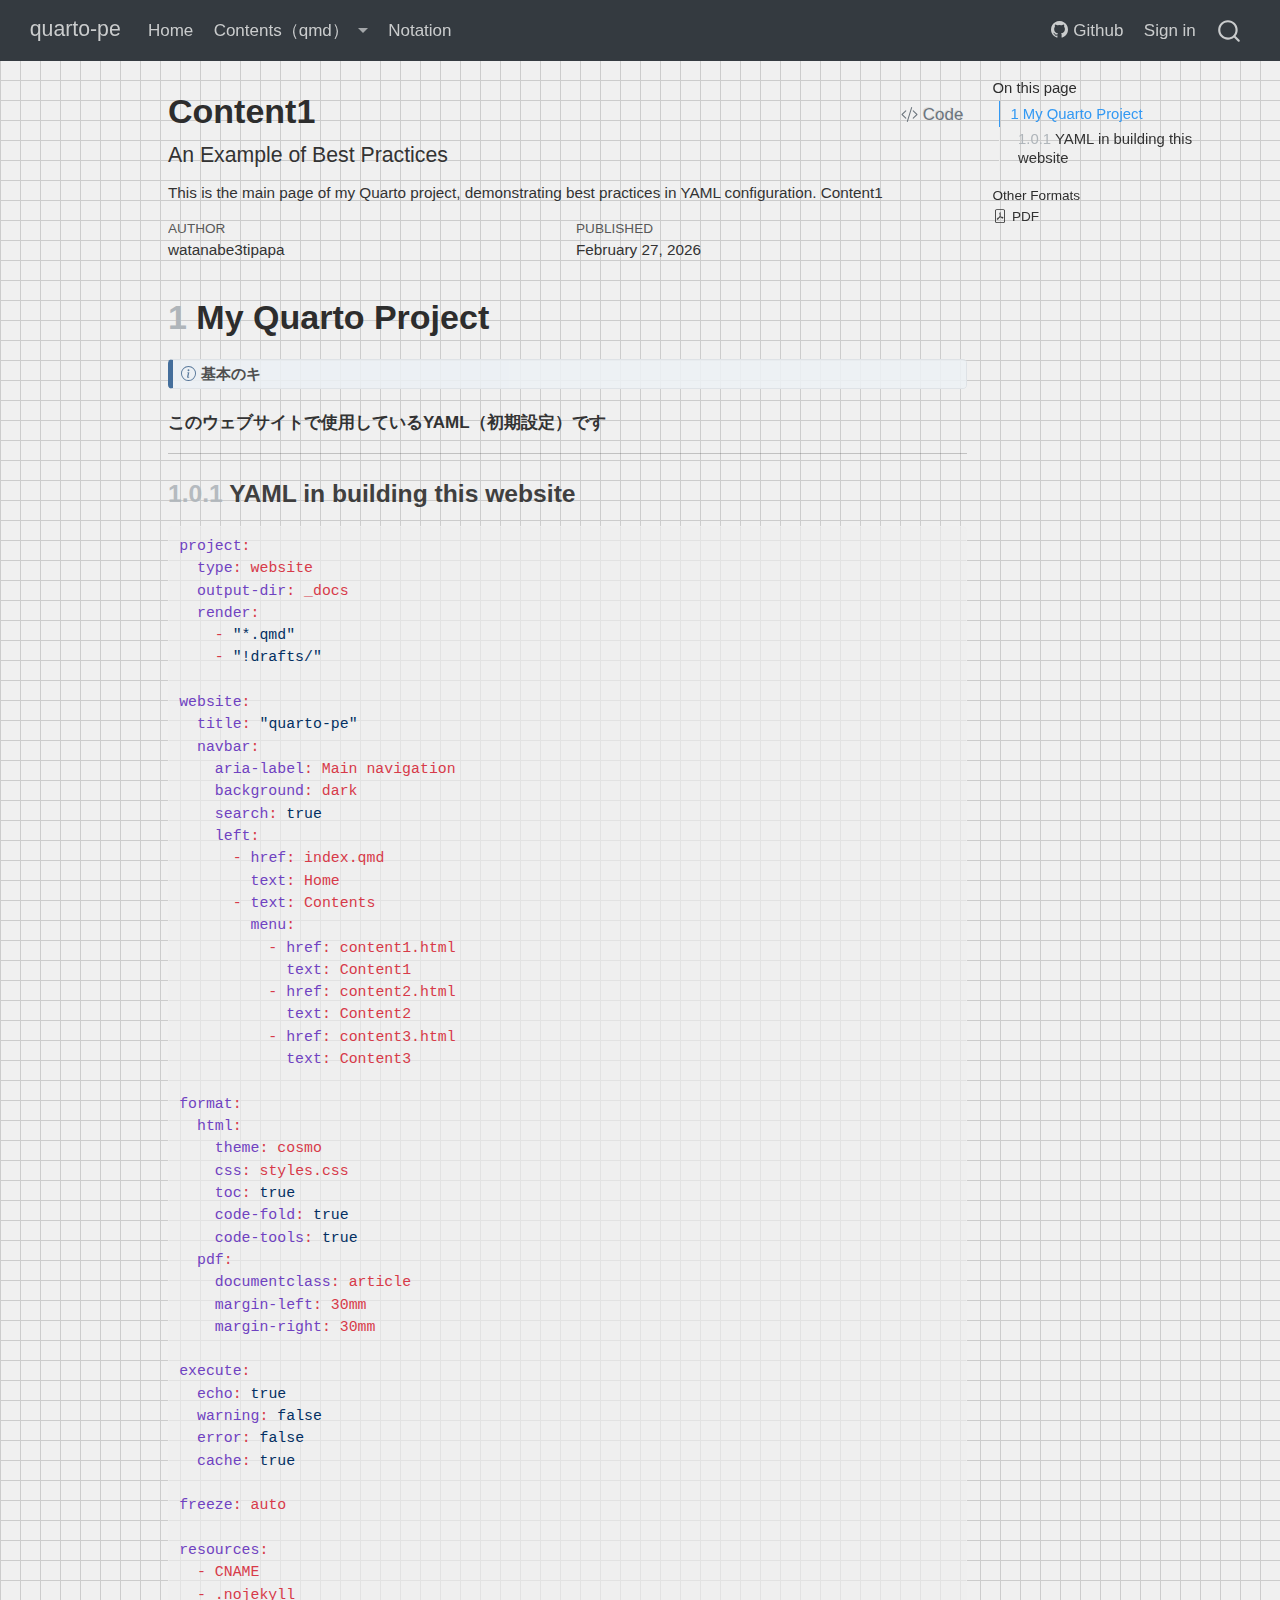
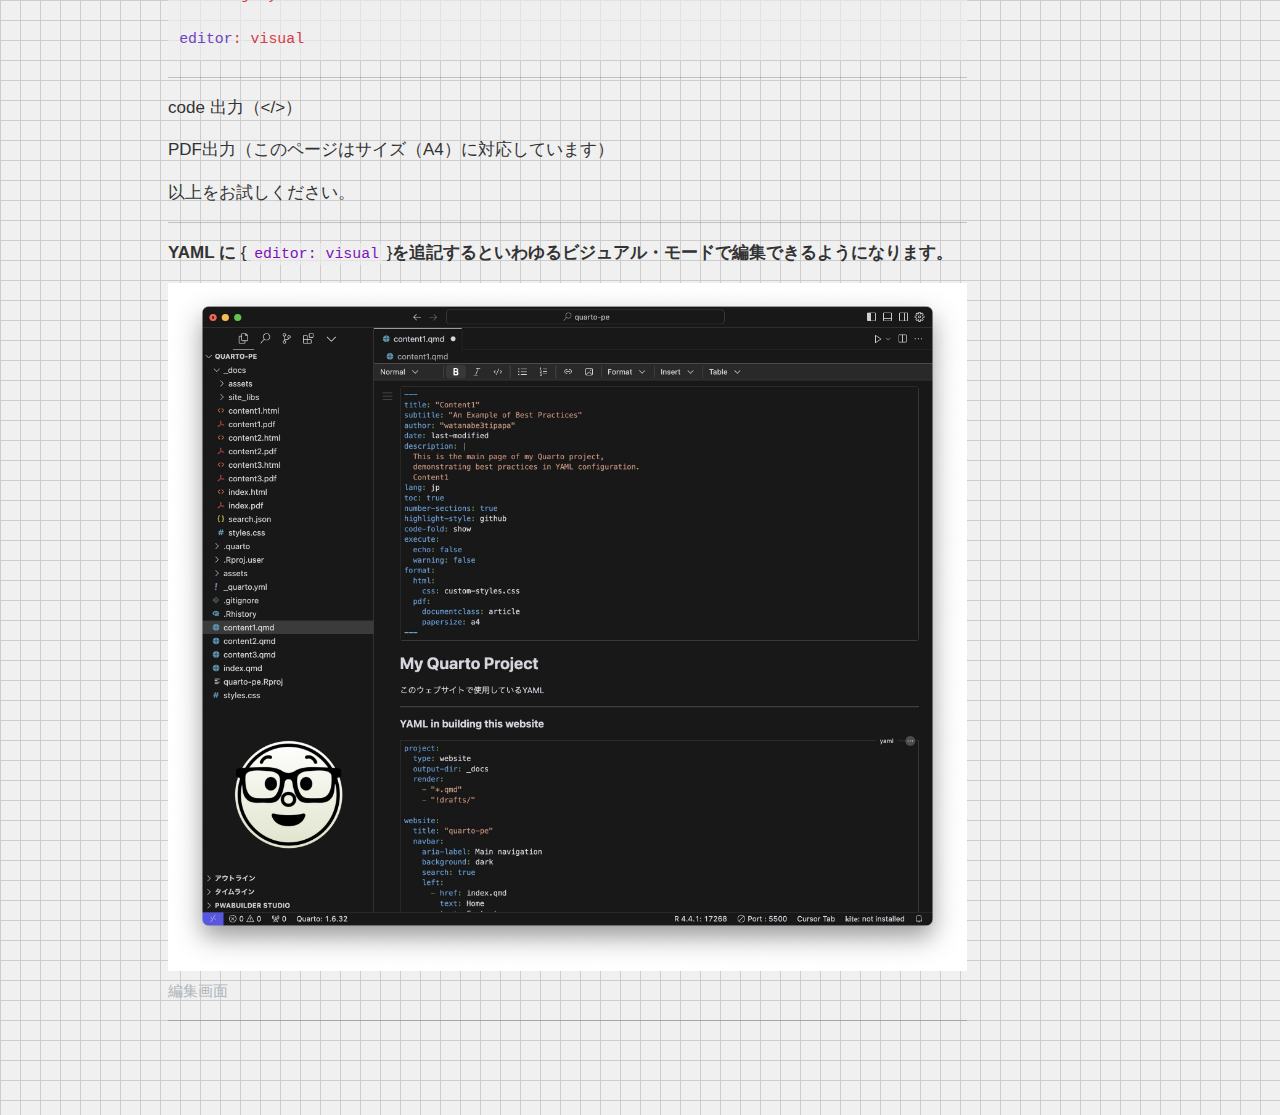
<file: docs/content1.html>
<!DOCTYPE html>
<html xmlns="http://www.w3.org/1999/xhtml" lang="jp" xml:lang="jp"><head>

<meta charset="utf-8">
<meta name="generator" content="quarto-1.9.37">

<meta name="viewport" content="width=device-width, initial-scale=1.0, user-scalable=yes">

<meta name="author" content="watanabe3tipapa">
<meta name="dcterms.date" content="2026-02-27">
<meta name="description" content="This is the main page of my Quarto project, demonstrating best practices in YAML configuration. Content1">

<title>Content1 – quarto-pe</title>
<style>
/* Default styles provided by pandoc.
** See https://pandoc.org/MANUAL.html#variables-for-html for config info.
*/
code{white-space: pre-wrap;}
span.smallcaps{font-variant: small-caps;}
div.columns{display: flex; gap: min(4vw, 1.5em);}
div.column{flex: auto; overflow-x: auto;}
div.hanging-indent{margin-left: 1.5em; text-indent: -1.5em;}
ul.task-list{list-style: none;}
ul.task-list li input[type="checkbox"] {
  width: 0.8em;
  margin: 0 0.8em 0.2em -1em; /* quarto-specific, see https://github.com/quarto-dev/quarto-cli/issues/4556 */ 
  vertical-align: middle;
}
/* CSS for syntax highlighting */
html { -webkit-text-size-adjust: 100%; }
pre > code.sourceCode { white-space: pre; position: relative; }
pre > code.sourceCode > span { display: inline-block; line-height: 1.25; }
pre > code.sourceCode > span:empty { height: 1.2em; }
.sourceCode { overflow: visible; }
code.sourceCode > span { color: inherit; text-decoration: inherit; }
div.sourceCode { margin: 1em 0; }
pre.sourceCode { margin: 0; }
@media screen {
div.sourceCode { overflow: auto; }
}
@media print {
pre > code.sourceCode { white-space: pre-wrap; }
pre > code.sourceCode > span { text-indent: -5em; padding-left: 5em; }
}
pre.numberSource code
  { counter-reset: source-line 0; }
pre.numberSource code > span
  { position: relative; left: -4em; counter-increment: source-line; }
pre.numberSource code > span > a:first-child::before
  { content: counter(source-line);
    position: relative; left: -1em; text-align: right; vertical-align: baseline;
    border: none; display: inline-block;
    -webkit-touch-callout: none; -webkit-user-select: none;
    -khtml-user-select: none; -moz-user-select: none;
    -ms-user-select: none; user-select: none;
    padding: 0 4px; width: 4em;
  }
pre.numberSource { margin-left: 3em;  padding-left: 4px; }
div.sourceCode
  {   }
@media screen {
pre > code.sourceCode > span > a:first-child::before { text-decoration: underline; }
}
</style>


<script src="site_libs/quarto-nav/quarto-nav.js"></script>
<script src="site_libs/quarto-nav/headroom.min.js"></script>
<script src="site_libs/clipboard/clipboard.min.js"></script>
<script src="site_libs/quarto-search/autocomplete.umd.js"></script>
<script src="site_libs/quarto-search/fuse.min.js"></script>
<script src="site_libs/quarto-search/quarto-search.js"></script>
<meta name="quarto:offset" content="./">
<script src="site_libs/quarto-html/quarto.js" type="module"></script>
<script src="site_libs/quarto-html/tabsets/tabsets.js" type="module"></script>
<script src="site_libs/quarto-html/popper.min.js"></script>
<script src="site_libs/quarto-html/tippy.umd.min.js"></script>
<script src="site_libs/quarto-html/anchor.min.js"></script>
<link href="site_libs/quarto-html/tippy.css" rel="stylesheet">
<link href="site_libs/quarto-html/quarto-syntax-highlighting-acf12a64177840b8d86f2d4f01b2e9fb.css" rel="stylesheet" id="quarto-text-highlighting-styles">
<script src="site_libs/bootstrap/bootstrap.min.js"></script>
<link href="site_libs/bootstrap/bootstrap-icons.css" rel="stylesheet">
<link href="site_libs/bootstrap/bootstrap-ef15a117cf35f0832500f983bbccd436.min.css" rel="stylesheet" append-hash="true" id="quarto-bootstrap" data-mode="light">
<script id="quarto-search-options" type="application/json">{
  "location": "navbar",
  "copy-button": false,
  "collapse-after": 3,
  "panel-placement": "end",
  "type": "overlay",
  "limit": 50,
  "keyboard-shortcut": [
    "f",
    "/",
    "s"
  ],
  "show-item-context": false,
  "language": {
    "search-no-results-text": "No results",
    "search-matching-documents-text": "matching documents",
    "search-copy-link-title": "Copy link to search",
    "search-hide-matches-text": "Hide additional matches",
    "search-more-match-text": "more match in this document",
    "search-more-matches-text": "more matches in this document",
    "search-clear-button-title": "Clear",
    "search-text-placeholder": "",
    "search-detached-cancel-button-title": "Cancel",
    "search-submit-button-title": "Submit",
    "search-label": "Search"
  }
}</script>


<link rel="stylesheet" href="styles.css">
</head>

<body class="nav-fixed quarto-light">

<div id="quarto-search-results"></div>
  <header id="quarto-header" class="headroom fixed-top">
    <nav class="navbar navbar-expand-lg " data-bs-theme="dark">
      <div class="navbar-container container-fluid">
      <div class="navbar-brand-container mx-auto">
    <a class="navbar-brand" href="./index.html">
    <span class="navbar-title">quarto-pe</span>
    </a>
  </div>
            <div id="quarto-search" class="" title="Search"></div>
          <button class="navbar-toggler" type="button" data-bs-toggle="collapse" data-bs-target="#navbarCollapse" aria-controls="navbarCollapse" role="menu" aria-expanded="false" aria-label="Toggle navigation" onclick="if (window.quartoToggleHeadroom) { window.quartoToggleHeadroom(); }">
  <span class="navbar-toggler-icon"></span>
</button>
          <div class="collapse navbar-collapse" id="navbarCollapse">
            <ul class="navbar-nav navbar-nav-scroll me-auto">
  <li class="nav-item">
    <a class="nav-link" href="./index.html"> 
<span class="menu-text">Home</span></a>
  </li>  
  <li class="nav-item dropdown ">
    <a class="nav-link dropdown-toggle" href="#" id="nav-menu-contents（qmd）" role="link" data-bs-toggle="dropdown" aria-expanded="false">
 <span class="menu-text">Contents（qmd）</span>
    </a>
    <ul class="dropdown-menu" aria-labelledby="nav-menu-contents（qmd）">    
        <li>
    <a class="dropdown-item" href="./content1.html">
 <span class="dropdown-text">Content1</span></a>
  </li>  
        <li>
    <a class="dropdown-item" href="./content2.html">
 <span class="dropdown-text">Content2</span></a>
  </li>  
        <li>
    <a class="dropdown-item" href="./content3.html">
 <span class="dropdown-text">Content3</span></a>
  </li>  
        <li>
    <a class="dropdown-item" href="./content4.html">
 <span class="dropdown-text">Content4</span></a>
  </li>  
        <li>
    <a class="dropdown-item" href="./content5.html">
 <span class="dropdown-text">Content5</span></a>
  </li>  
    </ul>
  </li>
  <li class="nav-item">
    <a class="nav-link" href="./notation.html"> 
<span class="menu-text">Notation</span></a>
  </li>  
</ul>
            <ul class="navbar-nav navbar-nav-scroll ms-auto">
  <li class="nav-item">
    <a class="nav-link" href="https://github.com/watanabe3tipapa/quarto-pe"> <i class="bi bi-github" role="img">
</i> 
<span class="menu-text">Github</span></a>
  </li>  
  <li class="nav-item">
    <a class="nav-link" href="./signin.html"> 
<span class="menu-text">Sign in</span></a>
  </li>  
</ul>
          </div> <!-- /navcollapse -->
            <div class="quarto-navbar-tools">
</div>
      </div> <!-- /container-fluid -->
    </nav>
</header>
<!-- content -->
<div id="quarto-content" class="quarto-container page-columns page-rows-contents page-layout-article page-navbar">
<!-- sidebar -->
<!-- margin-sidebar -->
    <div id="quarto-margin-sidebar" class="sidebar margin-sidebar">
        <nav id="TOC" role="doc-toc" class="toc-active">
    <h2 id="toc-title">On this page</h2>
   
  <ul>
  <li><a href="#my-quarto-project" id="toc-my-quarto-project" class="nav-link active" data-scroll-target="#my-quarto-project"><span class="header-section-number">1</span> My Quarto Project</a>
  <ul class="collapse">
  <li><a href="#yaml-in-building-this-website" id="toc-yaml-in-building-this-website" class="nav-link" data-scroll-target="#yaml-in-building-this-website"><span class="header-section-number">1.0.1</span> YAML in building this website</a></li>
  </ul></li>
  </ul>
<div class="quarto-alternate-formats"><h2>Other Formats</h2><ul><li><a href="content1.pdf"><i class="bi bi-file-pdf"></i>PDF</a></li></ul></div></nav>
    </div>
<!-- main -->
<main class="content" id="quarto-document-content">

<header id="title-block-header" class="quarto-title-block default">
<div class="quarto-title">
<div class="quarto-title-block"><div><h1 class="title">Content1</h1><button type="button" class="btn code-tools-button" id="quarto-code-tools-source"><i class="bi"></i> Code</button></div></div>
<p class="subtitle lead">An Example of Best Practices</p>
</div>

<div>
  <div class="description">
    <p>This is the main page of my Quarto project, demonstrating best practices in YAML configuration. Content1</p>
  </div>
</div>


<div class="quarto-title-meta">

    <div>
    <div class="quarto-title-meta-heading">Author</div>
    <div class="quarto-title-meta-contents">
             <p>watanabe3tipapa </p>
          </div>
  </div>
    
    <div>
    <div class="quarto-title-meta-heading">Published</div>
    <div class="quarto-title-meta-contents">
      <p class="date">February 27, 2026</p>
    </div>
  </div>
  
    
  </div>
  


</header>


<section id="my-quarto-project" class="level1" data-number="1">
<h1 data-number="1"><span class="header-section-number">1</span> My Quarto Project</h1>
<div class="callout callout-style-default callout-note callout-empty-content callout-titled">
<div class="callout-header d-flex align-content-center">
<div class="callout-icon-container">
<i class="callout-icon"></i>
</div>
<div class="callout-title-container flex-fill">
<span class="screen-reader-only">Note</span>基本のキ
</div>
</div>
<div class="callout-body-container callout-body">

</div>
</div>
<p><strong>このウェブサイトで使用しているYAML（初期設定）です</strong></p>
<hr>
<section id="yaml-in-building-this-website" class="level3" data-number="1.0.1">
<h3 data-number="1.0.1" class="anchored" data-anchor-id="yaml-in-building-this-website"><span class="header-section-number">1.0.1</span> YAML in building this website</h3>
<div class="code-copy-outer-scaffold"><div class="sourceCode" id="cb1"><pre class="sourceCode yaml code-with-copy"><code class="sourceCode yaml"><span id="cb1-1"><a href="#cb1-1" aria-hidden="true" tabindex="-1"></a><span class="fu">project</span><span class="kw">:</span></span>
<span id="cb1-2"><a href="#cb1-2" aria-hidden="true" tabindex="-1"></a><span class="at">  </span><span class="fu">type</span><span class="kw">:</span><span class="at"> website</span></span>
<span id="cb1-3"><a href="#cb1-3" aria-hidden="true" tabindex="-1"></a><span class="at">  </span><span class="fu">output-dir</span><span class="kw">:</span><span class="at"> _docs</span></span>
<span id="cb1-4"><a href="#cb1-4" aria-hidden="true" tabindex="-1"></a><span class="at">  </span><span class="fu">render</span><span class="kw">:</span></span>
<span id="cb1-5"><a href="#cb1-5" aria-hidden="true" tabindex="-1"></a><span class="at">    </span><span class="kw">-</span><span class="at"> </span><span class="st">"*.qmd"</span></span>
<span id="cb1-6"><a href="#cb1-6" aria-hidden="true" tabindex="-1"></a><span class="at">    </span><span class="kw">-</span><span class="at"> </span><span class="st">"!drafts/"</span></span>
<span id="cb1-7"><a href="#cb1-7" aria-hidden="true" tabindex="-1"></a></span>
<span id="cb1-8"><a href="#cb1-8" aria-hidden="true" tabindex="-1"></a><span class="fu">website</span><span class="kw">:</span></span>
<span id="cb1-9"><a href="#cb1-9" aria-hidden="true" tabindex="-1"></a><span class="at">  </span><span class="fu">title</span><span class="kw">:</span><span class="at"> </span><span class="st">"quarto-pe"</span></span>
<span id="cb1-10"><a href="#cb1-10" aria-hidden="true" tabindex="-1"></a><span class="at">  </span><span class="fu">navbar</span><span class="kw">:</span></span>
<span id="cb1-11"><a href="#cb1-11" aria-hidden="true" tabindex="-1"></a><span class="at">    </span><span class="fu">aria-label</span><span class="kw">:</span><span class="at"> Main navigation</span></span>
<span id="cb1-12"><a href="#cb1-12" aria-hidden="true" tabindex="-1"></a><span class="at">    </span><span class="fu">background</span><span class="kw">:</span><span class="at"> dark</span></span>
<span id="cb1-13"><a href="#cb1-13" aria-hidden="true" tabindex="-1"></a><span class="at">    </span><span class="fu">search</span><span class="kw">:</span><span class="at"> </span><span class="ch">true</span></span>
<span id="cb1-14"><a href="#cb1-14" aria-hidden="true" tabindex="-1"></a><span class="at">    </span><span class="fu">left</span><span class="kw">:</span></span>
<span id="cb1-15"><a href="#cb1-15" aria-hidden="true" tabindex="-1"></a><span class="at">      </span><span class="kw">-</span><span class="at"> </span><span class="fu">href</span><span class="kw">:</span><span class="at"> index.qmd</span></span>
<span id="cb1-16"><a href="#cb1-16" aria-hidden="true" tabindex="-1"></a><span class="at">        </span><span class="fu">text</span><span class="kw">:</span><span class="at"> Home</span></span>
<span id="cb1-17"><a href="#cb1-17" aria-hidden="true" tabindex="-1"></a><span class="at">      </span><span class="kw">-</span><span class="at"> </span><span class="fu">text</span><span class="kw">:</span><span class="at"> Contents</span></span>
<span id="cb1-18"><a href="#cb1-18" aria-hidden="true" tabindex="-1"></a><span class="at">        </span><span class="fu">menu</span><span class="kw">:</span></span>
<span id="cb1-19"><a href="#cb1-19" aria-hidden="true" tabindex="-1"></a><span class="at">          </span><span class="kw">-</span><span class="at"> </span><span class="fu">href</span><span class="kw">:</span><span class="at"> content1.html</span></span>
<span id="cb1-20"><a href="#cb1-20" aria-hidden="true" tabindex="-1"></a><span class="at">            </span><span class="fu">text</span><span class="kw">:</span><span class="at"> Content1</span></span>
<span id="cb1-21"><a href="#cb1-21" aria-hidden="true" tabindex="-1"></a><span class="at">          </span><span class="kw">-</span><span class="at"> </span><span class="fu">href</span><span class="kw">:</span><span class="at"> content2.html</span></span>
<span id="cb1-22"><a href="#cb1-22" aria-hidden="true" tabindex="-1"></a><span class="at">            </span><span class="fu">text</span><span class="kw">:</span><span class="at"> Content2</span></span>
<span id="cb1-23"><a href="#cb1-23" aria-hidden="true" tabindex="-1"></a><span class="at">          </span><span class="kw">-</span><span class="at"> </span><span class="fu">href</span><span class="kw">:</span><span class="at"> content3.html</span></span>
<span id="cb1-24"><a href="#cb1-24" aria-hidden="true" tabindex="-1"></a><span class="at">            </span><span class="fu">text</span><span class="kw">:</span><span class="at"> Content3</span></span>
<span id="cb1-25"><a href="#cb1-25" aria-hidden="true" tabindex="-1"></a></span>
<span id="cb1-26"><a href="#cb1-26" aria-hidden="true" tabindex="-1"></a><span class="fu">format</span><span class="kw">:</span></span>
<span id="cb1-27"><a href="#cb1-27" aria-hidden="true" tabindex="-1"></a><span class="at">  </span><span class="fu">html</span><span class="kw">:</span></span>
<span id="cb1-28"><a href="#cb1-28" aria-hidden="true" tabindex="-1"></a><span class="at">    </span><span class="fu">theme</span><span class="kw">:</span><span class="at"> cosmo</span></span>
<span id="cb1-29"><a href="#cb1-29" aria-hidden="true" tabindex="-1"></a><span class="at">    </span><span class="fu">css</span><span class="kw">:</span><span class="at"> styles.css</span></span>
<span id="cb1-30"><a href="#cb1-30" aria-hidden="true" tabindex="-1"></a><span class="at">    </span><span class="fu">toc</span><span class="kw">:</span><span class="at"> </span><span class="ch">true</span></span>
<span id="cb1-31"><a href="#cb1-31" aria-hidden="true" tabindex="-1"></a><span class="at">    </span><span class="fu">code-fold</span><span class="kw">:</span><span class="at"> </span><span class="ch">true</span></span>
<span id="cb1-32"><a href="#cb1-32" aria-hidden="true" tabindex="-1"></a><span class="at">    </span><span class="fu">code-tools</span><span class="kw">:</span><span class="at"> </span><span class="ch">true</span></span>
<span id="cb1-33"><a href="#cb1-33" aria-hidden="true" tabindex="-1"></a><span class="at">  </span><span class="fu">pdf</span><span class="kw">:</span></span>
<span id="cb1-34"><a href="#cb1-34" aria-hidden="true" tabindex="-1"></a><span class="at">    </span><span class="fu">documentclass</span><span class="kw">:</span><span class="at"> article</span></span>
<span id="cb1-35"><a href="#cb1-35" aria-hidden="true" tabindex="-1"></a><span class="at">    </span><span class="fu">margin-left</span><span class="kw">:</span><span class="at"> 30mm</span></span>
<span id="cb1-36"><a href="#cb1-36" aria-hidden="true" tabindex="-1"></a><span class="at">    </span><span class="fu">margin-right</span><span class="kw">:</span><span class="at"> 30mm</span></span>
<span id="cb1-37"><a href="#cb1-37" aria-hidden="true" tabindex="-1"></a></span>
<span id="cb1-38"><a href="#cb1-38" aria-hidden="true" tabindex="-1"></a><span class="fu">execute</span><span class="kw">:</span></span>
<span id="cb1-39"><a href="#cb1-39" aria-hidden="true" tabindex="-1"></a><span class="at">  </span><span class="fu">echo</span><span class="kw">:</span><span class="at"> </span><span class="ch">true</span></span>
<span id="cb1-40"><a href="#cb1-40" aria-hidden="true" tabindex="-1"></a><span class="at">  </span><span class="fu">warning</span><span class="kw">:</span><span class="at"> </span><span class="ch">false</span></span>
<span id="cb1-41"><a href="#cb1-41" aria-hidden="true" tabindex="-1"></a><span class="at">  </span><span class="fu">error</span><span class="kw">:</span><span class="at"> </span><span class="ch">false</span></span>
<span id="cb1-42"><a href="#cb1-42" aria-hidden="true" tabindex="-1"></a><span class="at">  </span><span class="fu">cache</span><span class="kw">:</span><span class="at"> </span><span class="ch">true</span></span>
<span id="cb1-43"><a href="#cb1-43" aria-hidden="true" tabindex="-1"></a></span>
<span id="cb1-44"><a href="#cb1-44" aria-hidden="true" tabindex="-1"></a><span class="fu">freeze</span><span class="kw">:</span><span class="at"> auto</span></span>
<span id="cb1-45"><a href="#cb1-45" aria-hidden="true" tabindex="-1"></a></span>
<span id="cb1-46"><a href="#cb1-46" aria-hidden="true" tabindex="-1"></a><span class="fu">resources</span><span class="kw">:</span></span>
<span id="cb1-47"><a href="#cb1-47" aria-hidden="true" tabindex="-1"></a><span class="at">  </span><span class="kw">-</span><span class="at"> CNAME</span></span>
<span id="cb1-48"><a href="#cb1-48" aria-hidden="true" tabindex="-1"></a><span class="at">  </span><span class="kw">-</span><span class="at"> .nojekyll</span></span>
<span id="cb1-49"><a href="#cb1-49" aria-hidden="true" tabindex="-1"></a></span>
<span id="cb1-50"><a href="#cb1-50" aria-hidden="true" tabindex="-1"></a><span class="fu">editor</span><span class="kw">:</span><span class="at"> visual</span></span></code></pre></div><button title="Copy to Clipboard" class="code-copy-button"><i class="bi"></i></button></div>
<hr>
<p>code 出力（&lt;/&gt;）</p>
<p>PDF出力（このページはサイズ（A4）に対応しています）</p>
<p>以上をお試しください。</p>
<hr>
<p><strong>YAML に</strong> { <code>editor: visual</code> }<strong>を追記するといわゆるビジュアル・モードで編集できるようになります。</strong></p>
<div class="quarto-figure quarto-figure-center">
<figure class="figure">
<p><img src="assets/editing_screen.jpg" class="img-fluid figure-img" alt="編集画面"></p>
<figcaption>編集画面</figcaption>
</figure>
</div>
<hr>


<!-- -->

</section>
</section>

</main> <!-- /main -->
<script id="quarto-html-after-body" type="application/javascript">
  window.document.addEventListener("DOMContentLoaded", function (event) {
    const icon = "";
    const anchorJS = new window.AnchorJS();
    anchorJS.options = {
      placement: 'right',
      icon: icon
    };
    anchorJS.add('.anchored');
    const isCodeAnnotation = (el) => {
      for (const clz of el.classList) {
        if (clz.startsWith('code-annotation-')) {                     
          return true;
        }
      }
      return false;
    }
    const onCopySuccess = function(e) {
      // button target
      const button = e.trigger;
      // don't keep focus
      button.blur();
      // flash "checked"
      button.classList.add('code-copy-button-checked');
      var currentTitle = button.getAttribute("title");
      button.setAttribute("title", "Copied!");
      let tooltip;
      if (window.bootstrap) {
        button.setAttribute("data-bs-toggle", "tooltip");
        button.setAttribute("data-bs-placement", "left");
        button.setAttribute("data-bs-title", "Copied!");
        tooltip = new bootstrap.Tooltip(button, 
          { trigger: "manual", 
            customClass: "code-copy-button-tooltip",
            offset: [0, -8]});
        tooltip.show();    
      }
      setTimeout(function() {
        if (tooltip) {
          tooltip.hide();
          button.removeAttribute("data-bs-title");
          button.removeAttribute("data-bs-toggle");
          button.removeAttribute("data-bs-placement");
        }
        button.setAttribute("title", currentTitle);
        button.classList.remove('code-copy-button-checked');
      }, 1000);
      // clear code selection
      e.clearSelection();
    }
    const getTextToCopy = function(trigger) {
      const outerScaffold = trigger.parentElement.cloneNode(true);
      const codeEl = outerScaffold.querySelector('code');
      for (const childEl of codeEl.children) {
        if (isCodeAnnotation(childEl)) {
          childEl.remove();
        }
      }
      return codeEl.innerText;
    }
    const clipboard = new window.ClipboardJS('.code-copy-button:not([data-in-quarto-modal])', {
      text: getTextToCopy
    });
    clipboard.on('success', onCopySuccess);
    if (window.document.getElementById('quarto-embedded-source-code-modal')) {
      const clipboardModal = new window.ClipboardJS('.code-copy-button[data-in-quarto-modal]', {
        text: getTextToCopy,
        container: window.document.getElementById('quarto-embedded-source-code-modal')
      });
      clipboardModal.on('success', onCopySuccess);
    }
    const viewSource = window.document.getElementById('quarto-view-source') ||
                       window.document.getElementById('quarto-code-tools-source');
    if (viewSource) {
      const sourceUrl = viewSource.getAttribute("data-quarto-source-url");
      viewSource.addEventListener("click", function(e) {
        if (sourceUrl) {
          // rstudio viewer pane
          if (/\bcapabilities=\b/.test(window.location)) {
            window.open(sourceUrl);
          } else {
            window.location.href = sourceUrl;
          }
        } else {
          const modal = new bootstrap.Modal(document.getElementById('quarto-embedded-source-code-modal'));
          modal.show();
        }
        return false;
      });
    }
    function toggleCodeHandler(show) {
      return function(e) {
        const detailsSrc = window.document.querySelectorAll(".cell > details > .sourceCode");
        for (let i=0; i<detailsSrc.length; i++) {
          const details = detailsSrc[i].parentElement;
          if (show) {
            details.open = true;
          } else {
            details.removeAttribute("open");
          }
        }
        const cellCodeDivs = window.document.querySelectorAll(".cell > .sourceCode");
        const fromCls = show ? "hidden" : "unhidden";
        const toCls = show ? "unhidden" : "hidden";
        for (let i=0; i<cellCodeDivs.length; i++) {
          const codeDiv = cellCodeDivs[i];
          if (codeDiv.classList.contains(fromCls)) {
            codeDiv.classList.remove(fromCls);
            codeDiv.classList.add(toCls);
          } 
        }
        return false;
      }
    }
    const hideAllCode = window.document.getElementById("quarto-hide-all-code");
    if (hideAllCode) {
      hideAllCode.addEventListener("click", toggleCodeHandler(false));
    }
    const showAllCode = window.document.getElementById("quarto-show-all-code");
    if (showAllCode) {
      showAllCode.addEventListener("click", toggleCodeHandler(true));
    }
      var localhostRegex = new RegExp(/^(?:http|https):\/\/localhost\:?[0-9]*\//);
      var mailtoRegex = new RegExp(/^mailto:/);
        var filterRegex = new RegExp('/' + window.location.host + '/');
      var isInternal = (href) => {
          return filterRegex.test(href) || localhostRegex.test(href) || mailtoRegex.test(href);
      }
      // Inspect non-navigation links and adorn them if external
     var links = window.document.querySelectorAll('a[href]:not(.nav-link):not(.navbar-brand):not(.toc-action):not(.sidebar-link):not(.sidebar-item-toggle):not(.pagination-link):not(.no-external):not([aria-hidden]):not(.dropdown-item):not(.quarto-navigation-tool):not(.about-link)');
      for (var i=0; i<links.length; i++) {
        const link = links[i];
        if (!isInternal(link.href)) {
          // undo the damage that might have been done by quarto-nav.js in the case of
          // links that we want to consider external
          if (link.dataset.originalHref !== undefined) {
            link.href = link.dataset.originalHref;
          }
        }
      }
    function tippyHover(el, contentFn, onTriggerFn, onUntriggerFn) {
      const config = {
        allowHTML: true,
        maxWidth: 500,
        delay: 100,
        arrow: false,
        appendTo: function(el) {
            return el.parentElement;
        },
        interactive: true,
        interactiveBorder: 10,
        theme: 'quarto',
        placement: 'bottom-start',
      };
      if (contentFn) {
        config.content = contentFn;
      }
      if (onTriggerFn) {
        config.onTrigger = onTriggerFn;
      }
      if (onUntriggerFn) {
        config.onUntrigger = onUntriggerFn;
      }
      window.tippy(el, config); 
    }
    const noterefs = window.document.querySelectorAll('a[role="doc-noteref"]');
    for (var i=0; i<noterefs.length; i++) {
      const ref = noterefs[i];
      tippyHover(ref, function() {
        // use id or data attribute instead here
        let href = ref.getAttribute('data-footnote-href') || ref.getAttribute('href');
        try { href = new URL(href).hash; } catch {}
        const id = href.replace(/^#\/?/, "");
        const note = window.document.getElementById(id);
        if (note) {
          return note.innerHTML;
        } else {
          return "";
        }
      });
    }
    const xrefs = window.document.querySelectorAll('a.quarto-xref');
    const processXRef = (id, note) => {
      // Strip column container classes
      const stripColumnClz = (el) => {
        el.classList.remove("page-full", "page-columns");
        if (el.children) {
          for (const child of el.children) {
            stripColumnClz(child);
          }
        }
      }
      stripColumnClz(note)
      if (id === null || id.startsWith('sec-')) {
        // Special case sections, only their first couple elements
        const container = document.createElement("div");
        if (note.children && note.children.length > 2) {
          container.appendChild(note.children[0].cloneNode(true));
          for (let i = 1; i < note.children.length; i++) {
            const child = note.children[i];
            if (child.tagName === "P" && child.innerText === "") {
              continue;
            } else {
              container.appendChild(child.cloneNode(true));
              break;
            }
          }
          if (window.Quarto?.typesetMath) {
            window.Quarto.typesetMath(container);
          }
          return container.innerHTML
        } else {
          if (window.Quarto?.typesetMath) {
            window.Quarto.typesetMath(note);
          }
          return note.innerHTML;
        }
      } else {
        // Remove any anchor links if they are present
        const anchorLink = note.querySelector('a.anchorjs-link');
        if (anchorLink) {
          anchorLink.remove();
        }
        if (window.Quarto?.typesetMath) {
          window.Quarto.typesetMath(note);
        }
        if (note.classList.contains("callout")) {
          return note.outerHTML;
        } else {
          return note.innerHTML;
        }
      }
    }
    for (var i=0; i<xrefs.length; i++) {
      const xref = xrefs[i];
      tippyHover(xref, undefined, function(instance) {
        instance.disable();
        let url = xref.getAttribute('href');
        let hash = undefined; 
        if (url.startsWith('#')) {
          hash = url;
        } else {
          try { hash = new URL(url).hash; } catch {}
        }
        if (hash) {
          const id = hash.replace(/^#\/?/, "");
          const note = window.document.getElementById(id);
          if (note !== null) {
            try {
              const html = processXRef(id, note.cloneNode(true));
              instance.setContent(html);
            } finally {
              instance.enable();
              instance.show();
            }
          } else {
            // See if we can fetch this
            fetch(url.split('#')[0])
            .then(res => res.text())
            .then(html => {
              const parser = new DOMParser();
              const htmlDoc = parser.parseFromString(html, "text/html");
              const note = htmlDoc.getElementById(id);
              if (note !== null) {
                const html = processXRef(id, note);
                instance.setContent(html);
              } 
            }).finally(() => {
              instance.enable();
              instance.show();
            });
          }
        } else {
          // See if we can fetch a full url (with no hash to target)
          // This is a special case and we should probably do some content thinning / targeting
          fetch(url)
          .then(res => res.text())
          .then(html => {
            const parser = new DOMParser();
            const htmlDoc = parser.parseFromString(html, "text/html");
            const note = htmlDoc.querySelector('main.content');
            if (note !== null) {
              // This should only happen for chapter cross references
              // (since there is no id in the URL)
              // remove the first header
              if (note.children.length > 0 && note.children[0].tagName === "HEADER") {
                note.children[0].remove();
              }
              const html = processXRef(null, note);
              instance.setContent(html);
            } 
          }).finally(() => {
            instance.enable();
            instance.show();
          });
        }
      }, function(instance) {
      });
    }
        let selectedAnnoteEl;
        const selectorForAnnotation = ( cell, annotation) => {
          let cellAttr = 'data-code-cell="' + cell + '"';
          let lineAttr = 'data-code-annotation="' +  annotation + '"';
          const selector = 'span[' + cellAttr + '][' + lineAttr + ']';
          return selector;
        }
        const selectCodeLines = (annoteEl) => {
          const doc = window.document;
          const targetCell = annoteEl.getAttribute("data-target-cell");
          const targetAnnotation = annoteEl.getAttribute("data-target-annotation");
          const annoteSpan = window.document.querySelector(selectorForAnnotation(targetCell, targetAnnotation));
          const lines = annoteSpan.getAttribute("data-code-lines").split(",");
          const lineIds = lines.map((line) => {
            return targetCell + "-" + line;
          })
          let top = null;
          let height = null;
          let parent = null;
          if (lineIds.length > 0) {
              //compute the position of the single el (top and bottom and make a div)
              const el = window.document.getElementById(lineIds[0]);
              top = el.offsetTop;
              height = el.offsetHeight;
              parent = el.parentElement.parentElement;
            if (lineIds.length > 1) {
              const lastEl = window.document.getElementById(lineIds[lineIds.length - 1]);
              const bottom = lastEl.offsetTop + lastEl.offsetHeight;
              height = bottom - top;
            }
            if (top !== null && height !== null && parent !== null) {
              // cook up a div (if necessary) and position it 
              let div = window.document.getElementById("code-annotation-line-highlight");
              if (div === null) {
                div = window.document.createElement("div");
                div.setAttribute("id", "code-annotation-line-highlight");
                div.style.position = 'absolute';
                parent.appendChild(div);
              }
              div.style.top = top - 2 + "px";
              div.style.height = height + 4 + "px";
              div.style.left = 0;
              let gutterDiv = window.document.getElementById("code-annotation-line-highlight-gutter");
              if (gutterDiv === null) {
                gutterDiv = window.document.createElement("div");
                gutterDiv.setAttribute("id", "code-annotation-line-highlight-gutter");
                gutterDiv.style.position = 'absolute';
                const codeCell = window.document.getElementById(targetCell);
                const gutter = codeCell.querySelector('.code-annotation-gutter');
                gutter.appendChild(gutterDiv);
              }
              gutterDiv.style.top = top - 2 + "px";
              gutterDiv.style.height = height + 4 + "px";
            }
            selectedAnnoteEl = annoteEl;
          }
        };
        const unselectCodeLines = () => {
          const elementsIds = ["code-annotation-line-highlight", "code-annotation-line-highlight-gutter"];
          elementsIds.forEach((elId) => {
            const div = window.document.getElementById(elId);
            if (div) {
              div.remove();
            }
          });
          selectedAnnoteEl = undefined;
        };
          // Handle positioning of the toggle
      window.addEventListener(
        "resize",
        throttle(() => {
          elRect = undefined;
          if (selectedAnnoteEl) {
            selectCodeLines(selectedAnnoteEl);
          }
        }, 10)
      );
      function throttle(fn, ms) {
      let throttle = false;
      let timer;
        return (...args) => {
          if(!throttle) { // first call gets through
              fn.apply(this, args);
              throttle = true;
          } else { // all the others get throttled
              if(timer) clearTimeout(timer); // cancel #2
              timer = setTimeout(() => {
                fn.apply(this, args);
                timer = throttle = false;
              }, ms);
          }
        };
      }
        // Attach click handler to the DT
        const annoteDls = window.document.querySelectorAll('dt[data-target-cell]');
        for (const annoteDlNode of annoteDls) {
          annoteDlNode.addEventListener('click', (event) => {
            const clickedEl = event.target;
            if (clickedEl !== selectedAnnoteEl) {
              unselectCodeLines();
              const activeEl = window.document.querySelector('dt[data-target-cell].code-annotation-active');
              if (activeEl) {
                activeEl.classList.remove('code-annotation-active');
              }
              selectCodeLines(clickedEl);
              clickedEl.classList.add('code-annotation-active');
            } else {
              // Unselect the line
              unselectCodeLines();
              clickedEl.classList.remove('code-annotation-active');
            }
          });
        }
    const findCites = (el) => {
      const parentEl = el.parentElement;
      if (parentEl) {
        const cites = parentEl.dataset.cites;
        if (cites) {
          return {
            el,
            cites: cites.split(' ')
          };
        } else {
          return findCites(el.parentElement)
        }
      } else {
        return undefined;
      }
    };
    var bibliorefs = window.document.querySelectorAll('a[role="doc-biblioref"]');
    for (var i=0; i<bibliorefs.length; i++) {
      const ref = bibliorefs[i];
      const citeInfo = findCites(ref);
      if (citeInfo) {
        tippyHover(citeInfo.el, function() {
          var popup = window.document.createElement('div');
          citeInfo.cites.forEach(function(cite) {
            var citeDiv = window.document.createElement('div');
            citeDiv.classList.add('hanging-indent');
            citeDiv.classList.add('csl-entry');
            var biblioDiv = window.document.getElementById('ref-' + cite);
            if (biblioDiv) {
              citeDiv.innerHTML = biblioDiv.innerHTML;
            }
            popup.appendChild(citeDiv);
          });
          return popup.innerHTML;
        });
      }
    }
  });
  </script><div class="modal fade" id="quarto-embedded-source-code-modal" tabindex="-1" aria-labelledby="quarto-embedded-source-code-modal-label" aria-hidden="true"><div class="modal-dialog modal-dialog-scrollable"><div class="modal-content"><div class="modal-header"><h5 class="modal-title" id="quarto-embedded-source-code-modal-label">Source Code</h5><button class="btn-close" data-bs-dismiss="modal"></button></div><div class="modal-body"><div class="">
<div class="code-copy-outer-scaffold"><div class="sourceCode" id="cb2" data-shortcodes="false"><pre class="sourceCode markdown code-with-copy"><code class="sourceCode markdown"><span id="cb2-1"><a href="#cb2-1" aria-hidden="true" tabindex="-1"></a><span class="co">---</span></span>
<span id="cb2-2"><a href="#cb2-2" aria-hidden="true" tabindex="-1"></a><span class="an">title:</span><span class="co"> "Content1"</span></span>
<span id="cb2-3"><a href="#cb2-3" aria-hidden="true" tabindex="-1"></a><span class="an">subtitle:</span><span class="co"> "An Example of Best Practices"</span></span>
<span id="cb2-4"><a href="#cb2-4" aria-hidden="true" tabindex="-1"></a><span class="an">author:</span><span class="co"> "watanabe3tipapa"</span></span>
<span id="cb2-5"><a href="#cb2-5" aria-hidden="true" tabindex="-1"></a><span class="an">date:</span><span class="co"> last-modified</span></span>
<span id="cb2-6"><a href="#cb2-6" aria-hidden="true" tabindex="-1"></a><span class="an">description:</span><span class="co"> |</span></span>
<span id="cb2-7"><a href="#cb2-7" aria-hidden="true" tabindex="-1"></a><span class="co">  This is the main page of my Quarto project, </span></span>
<span id="cb2-8"><a href="#cb2-8" aria-hidden="true" tabindex="-1"></a><span class="co">  demonstrating best practices in YAML configuration.</span></span>
<span id="cb2-9"><a href="#cb2-9" aria-hidden="true" tabindex="-1"></a><span class="co">  Content1</span></span>
<span id="cb2-10"><a href="#cb2-10" aria-hidden="true" tabindex="-1"></a><span class="an">lang:</span><span class="co"> jp</span></span>
<span id="cb2-11"><a href="#cb2-11" aria-hidden="true" tabindex="-1"></a><span class="an">toc:</span><span class="co"> true</span></span>
<span id="cb2-12"><a href="#cb2-12" aria-hidden="true" tabindex="-1"></a><span class="an">number-sections:</span><span class="co"> true</span></span>
<span id="cb2-13"><a href="#cb2-13" aria-hidden="true" tabindex="-1"></a><span class="an">highlight-style:</span><span class="co"> github</span></span>
<span id="cb2-14"><a href="#cb2-14" aria-hidden="true" tabindex="-1"></a><span class="an">code-fold:</span><span class="co"> show</span></span>
<span id="cb2-15"><a href="#cb2-15" aria-hidden="true" tabindex="-1"></a><span class="an">execute:</span></span>
<span id="cb2-16"><a href="#cb2-16" aria-hidden="true" tabindex="-1"></a><span class="co">  echo: false</span></span>
<span id="cb2-17"><a href="#cb2-17" aria-hidden="true" tabindex="-1"></a><span class="co">  warning: false</span></span>
<span id="cb2-18"><a href="#cb2-18" aria-hidden="true" tabindex="-1"></a><span class="an">format:</span></span>
<span id="cb2-19"><a href="#cb2-19" aria-hidden="true" tabindex="-1"></a><span class="co">  html:</span></span>
<span id="cb2-20"><a href="#cb2-20" aria-hidden="true" tabindex="-1"></a><span class="co">    css: styles.css</span></span>
<span id="cb2-21"><a href="#cb2-21" aria-hidden="true" tabindex="-1"></a><span class="co">  pdf:</span></span>
<span id="cb2-22"><a href="#cb2-22" aria-hidden="true" tabindex="-1"></a><span class="co">    documentclass: article</span></span>
<span id="cb2-23"><a href="#cb2-23" aria-hidden="true" tabindex="-1"></a><span class="co">    papersize: a4</span></span>
<span id="cb2-24"><a href="#cb2-24" aria-hidden="true" tabindex="-1"></a><span class="co">---</span></span>
<span id="cb2-25"><a href="#cb2-25" aria-hidden="true" tabindex="-1"></a></span>
<span id="cb2-26"><a href="#cb2-26" aria-hidden="true" tabindex="-1"></a><span class="fu"># My Quarto Project</span></span>
<span id="cb2-27"><a href="#cb2-27" aria-hidden="true" tabindex="-1"></a></span>
<span id="cb2-28"><a href="#cb2-28" aria-hidden="true" tabindex="-1"></a>::: callout-note</span>
<span id="cb2-29"><a href="#cb2-29" aria-hidden="true" tabindex="-1"></a><span class="fu">## 基本のキ</span></span>
<span id="cb2-30"><a href="#cb2-30" aria-hidden="true" tabindex="-1"></a>:::</span>
<span id="cb2-31"><a href="#cb2-31" aria-hidden="true" tabindex="-1"></a></span>
<span id="cb2-32"><a href="#cb2-32" aria-hidden="true" tabindex="-1"></a>**このウェブサイトで使用しているYAML（初期設定）です**</span>
<span id="cb2-33"><a href="#cb2-33" aria-hidden="true" tabindex="-1"></a></span>
<span id="cb2-34"><a href="#cb2-34" aria-hidden="true" tabindex="-1"></a>------------------------------------------------------------------------</span>
<span id="cb2-35"><a href="#cb2-35" aria-hidden="true" tabindex="-1"></a></span>
<span id="cb2-36"><a href="#cb2-36" aria-hidden="true" tabindex="-1"></a><span class="fu">### YAML in building this website</span></span>
<span id="cb2-37"><a href="#cb2-37" aria-hidden="true" tabindex="-1"></a></span>
<span id="cb2-38"><a href="#cb2-38" aria-hidden="true" tabindex="-1"></a><span class="in">``` yaml</span></span>
<span id="cb2-39"><a href="#cb2-39" aria-hidden="true" tabindex="-1"></a><span class="fu">project</span><span class="kw">:</span></span>
<span id="cb2-40"><a href="#cb2-40" aria-hidden="true" tabindex="-1"></a><span class="at">  </span><span class="fu">type</span><span class="kw">:</span><span class="at"> website</span></span>
<span id="cb2-41"><a href="#cb2-41" aria-hidden="true" tabindex="-1"></a><span class="at">  </span><span class="fu">output-dir</span><span class="kw">:</span><span class="at"> _docs</span></span>
<span id="cb2-42"><a href="#cb2-42" aria-hidden="true" tabindex="-1"></a><span class="at">  </span><span class="fu">render</span><span class="kw">:</span></span>
<span id="cb2-43"><a href="#cb2-43" aria-hidden="true" tabindex="-1"></a><span class="at">    </span><span class="kw">-</span><span class="at"> </span><span class="st">"*.qmd"</span></span>
<span id="cb2-44"><a href="#cb2-44" aria-hidden="true" tabindex="-1"></a><span class="at">    </span><span class="kw">-</span><span class="at"> </span><span class="st">"!drafts/"</span></span>
<span id="cb2-45"><a href="#cb2-45" aria-hidden="true" tabindex="-1"></a></span>
<span id="cb2-46"><a href="#cb2-46" aria-hidden="true" tabindex="-1"></a><span class="fu">website</span><span class="kw">:</span></span>
<span id="cb2-47"><a href="#cb2-47" aria-hidden="true" tabindex="-1"></a><span class="at">  </span><span class="fu">title</span><span class="kw">:</span><span class="at"> </span><span class="st">"quarto-pe"</span></span>
<span id="cb2-48"><a href="#cb2-48" aria-hidden="true" tabindex="-1"></a><span class="at">  </span><span class="fu">navbar</span><span class="kw">:</span></span>
<span id="cb2-49"><a href="#cb2-49" aria-hidden="true" tabindex="-1"></a><span class="at">    </span><span class="fu">aria-label</span><span class="kw">:</span><span class="at"> Main navigation</span></span>
<span id="cb2-50"><a href="#cb2-50" aria-hidden="true" tabindex="-1"></a><span class="at">    </span><span class="fu">background</span><span class="kw">:</span><span class="at"> dark</span></span>
<span id="cb2-51"><a href="#cb2-51" aria-hidden="true" tabindex="-1"></a><span class="at">    </span><span class="fu">search</span><span class="kw">:</span><span class="at"> </span><span class="ch">true</span></span>
<span id="cb2-52"><a href="#cb2-52" aria-hidden="true" tabindex="-1"></a><span class="at">    </span><span class="fu">left</span><span class="kw">:</span></span>
<span id="cb2-53"><a href="#cb2-53" aria-hidden="true" tabindex="-1"></a><span class="at">      </span><span class="kw">-</span><span class="at"> </span><span class="fu">href</span><span class="kw">:</span><span class="at"> index.qmd</span></span>
<span id="cb2-54"><a href="#cb2-54" aria-hidden="true" tabindex="-1"></a><span class="at">        </span><span class="fu">text</span><span class="kw">:</span><span class="at"> Home</span></span>
<span id="cb2-55"><a href="#cb2-55" aria-hidden="true" tabindex="-1"></a><span class="at">      </span><span class="kw">-</span><span class="at"> </span><span class="fu">text</span><span class="kw">:</span><span class="at"> Contents</span></span>
<span id="cb2-56"><a href="#cb2-56" aria-hidden="true" tabindex="-1"></a><span class="at">        </span><span class="fu">menu</span><span class="kw">:</span></span>
<span id="cb2-57"><a href="#cb2-57" aria-hidden="true" tabindex="-1"></a><span class="at">          </span><span class="kw">-</span><span class="at"> </span><span class="fu">href</span><span class="kw">:</span><span class="at"> content1.html</span></span>
<span id="cb2-58"><a href="#cb2-58" aria-hidden="true" tabindex="-1"></a><span class="at">            </span><span class="fu">text</span><span class="kw">:</span><span class="at"> Content1</span></span>
<span id="cb2-59"><a href="#cb2-59" aria-hidden="true" tabindex="-1"></a><span class="at">          </span><span class="kw">-</span><span class="at"> </span><span class="fu">href</span><span class="kw">:</span><span class="at"> content2.html</span></span>
<span id="cb2-60"><a href="#cb2-60" aria-hidden="true" tabindex="-1"></a><span class="at">            </span><span class="fu">text</span><span class="kw">:</span><span class="at"> Content2</span></span>
<span id="cb2-61"><a href="#cb2-61" aria-hidden="true" tabindex="-1"></a><span class="at">          </span><span class="kw">-</span><span class="at"> </span><span class="fu">href</span><span class="kw">:</span><span class="at"> content3.html</span></span>
<span id="cb2-62"><a href="#cb2-62" aria-hidden="true" tabindex="-1"></a><span class="at">            </span><span class="fu">text</span><span class="kw">:</span><span class="at"> Content3</span></span>
<span id="cb2-63"><a href="#cb2-63" aria-hidden="true" tabindex="-1"></a></span>
<span id="cb2-64"><a href="#cb2-64" aria-hidden="true" tabindex="-1"></a><span class="fu">format</span><span class="kw">:</span></span>
<span id="cb2-65"><a href="#cb2-65" aria-hidden="true" tabindex="-1"></a><span class="at">  </span><span class="fu">html</span><span class="kw">:</span></span>
<span id="cb2-66"><a href="#cb2-66" aria-hidden="true" tabindex="-1"></a><span class="at">    </span><span class="fu">theme</span><span class="kw">:</span><span class="at"> cosmo</span></span>
<span id="cb2-67"><a href="#cb2-67" aria-hidden="true" tabindex="-1"></a><span class="at">    </span><span class="fu">css</span><span class="kw">:</span><span class="at"> styles.css</span></span>
<span id="cb2-68"><a href="#cb2-68" aria-hidden="true" tabindex="-1"></a><span class="at">    </span><span class="fu">toc</span><span class="kw">:</span><span class="at"> </span><span class="ch">true</span></span>
<span id="cb2-69"><a href="#cb2-69" aria-hidden="true" tabindex="-1"></a><span class="at">    </span><span class="fu">code-fold</span><span class="kw">:</span><span class="at"> </span><span class="ch">true</span></span>
<span id="cb2-70"><a href="#cb2-70" aria-hidden="true" tabindex="-1"></a><span class="at">    </span><span class="fu">code-tools</span><span class="kw">:</span><span class="at"> </span><span class="ch">true</span></span>
<span id="cb2-71"><a href="#cb2-71" aria-hidden="true" tabindex="-1"></a><span class="at">  </span><span class="fu">pdf</span><span class="kw">:</span></span>
<span id="cb2-72"><a href="#cb2-72" aria-hidden="true" tabindex="-1"></a><span class="at">    </span><span class="fu">documentclass</span><span class="kw">:</span><span class="at"> article</span></span>
<span id="cb2-73"><a href="#cb2-73" aria-hidden="true" tabindex="-1"></a><span class="at">    </span><span class="fu">margin-left</span><span class="kw">:</span><span class="at"> 30mm</span></span>
<span id="cb2-74"><a href="#cb2-74" aria-hidden="true" tabindex="-1"></a><span class="at">    </span><span class="fu">margin-right</span><span class="kw">:</span><span class="at"> 30mm</span></span>
<span id="cb2-75"><a href="#cb2-75" aria-hidden="true" tabindex="-1"></a></span>
<span id="cb2-76"><a href="#cb2-76" aria-hidden="true" tabindex="-1"></a><span class="fu">execute</span><span class="kw">:</span></span>
<span id="cb2-77"><a href="#cb2-77" aria-hidden="true" tabindex="-1"></a><span class="at">  </span><span class="fu">echo</span><span class="kw">:</span><span class="at"> </span><span class="ch">true</span></span>
<span id="cb2-78"><a href="#cb2-78" aria-hidden="true" tabindex="-1"></a><span class="at">  </span><span class="fu">warning</span><span class="kw">:</span><span class="at"> </span><span class="ch">false</span></span>
<span id="cb2-79"><a href="#cb2-79" aria-hidden="true" tabindex="-1"></a><span class="at">  </span><span class="fu">error</span><span class="kw">:</span><span class="at"> </span><span class="ch">false</span></span>
<span id="cb2-80"><a href="#cb2-80" aria-hidden="true" tabindex="-1"></a><span class="at">  </span><span class="fu">cache</span><span class="kw">:</span><span class="at"> </span><span class="ch">true</span></span>
<span id="cb2-81"><a href="#cb2-81" aria-hidden="true" tabindex="-1"></a></span>
<span id="cb2-82"><a href="#cb2-82" aria-hidden="true" tabindex="-1"></a><span class="fu">freeze</span><span class="kw">:</span><span class="at"> auto</span></span>
<span id="cb2-83"><a href="#cb2-83" aria-hidden="true" tabindex="-1"></a></span>
<span id="cb2-84"><a href="#cb2-84" aria-hidden="true" tabindex="-1"></a><span class="fu">resources</span><span class="kw">:</span></span>
<span id="cb2-85"><a href="#cb2-85" aria-hidden="true" tabindex="-1"></a><span class="at">  </span><span class="kw">-</span><span class="at"> </span>CNAME</span>
<span id="cb2-86"><a href="#cb2-86" aria-hidden="true" tabindex="-1"></a><span class="at">  </span><span class="kw">-</span><span class="at"> </span>.nojekyll</span>
<span id="cb2-87"><a href="#cb2-87" aria-hidden="true" tabindex="-1"></a></span>
<span id="cb2-88"><a href="#cb2-88" aria-hidden="true" tabindex="-1"></a><span class="fu">editor</span><span class="kw">:</span><span class="at"> visual</span></span>
<span id="cb2-89"><a href="#cb2-89" aria-hidden="true" tabindex="-1"></a><span class="in">```</span></span>
<span id="cb2-90"><a href="#cb2-90" aria-hidden="true" tabindex="-1"></a></span>
<span id="cb2-91"><a href="#cb2-91" aria-hidden="true" tabindex="-1"></a>------------------------------------------------------------------------</span>
<span id="cb2-92"><a href="#cb2-92" aria-hidden="true" tabindex="-1"></a></span>
<span id="cb2-93"><a href="#cb2-93" aria-hidden="true" tabindex="-1"></a>code 出力（<span class="sc">\&lt;</span>/<span class="sc">\&gt;</span>）</span>
<span id="cb2-94"><a href="#cb2-94" aria-hidden="true" tabindex="-1"></a></span>
<span id="cb2-95"><a href="#cb2-95" aria-hidden="true" tabindex="-1"></a>PDF出力（このページはサイズ（A4）に対応しています）</span>
<span id="cb2-96"><a href="#cb2-96" aria-hidden="true" tabindex="-1"></a></span>
<span id="cb2-97"><a href="#cb2-97" aria-hidden="true" tabindex="-1"></a>以上をお試しください。</span>
<span id="cb2-98"><a href="#cb2-98" aria-hidden="true" tabindex="-1"></a></span>
<span id="cb2-99"><a href="#cb2-99" aria-hidden="true" tabindex="-1"></a>------------------------------------------------------------------------</span>
<span id="cb2-100"><a href="#cb2-100" aria-hidden="true" tabindex="-1"></a></span>
<span id="cb2-101"><a href="#cb2-101" aria-hidden="true" tabindex="-1"></a>**YAML に** { `editor: visual` }**を追記するといわゆるビジュアル・モードで編集できるようになります。**</span>
<span id="cb2-102"><a href="#cb2-102" aria-hidden="true" tabindex="-1"></a></span>
<span id="cb2-103"><a href="#cb2-103" aria-hidden="true" tabindex="-1"></a><span class="al">![編集画面](assets/editing_screen.jpg)</span>{fig-alt="編集画面" fig-align="center"}</span>
<span id="cb2-104"><a href="#cb2-104" aria-hidden="true" tabindex="-1"></a></span>
<span id="cb2-105"><a href="#cb2-105" aria-hidden="true" tabindex="-1"></a>------------------------------------------------------------------------</span></code></pre></div><button title="Copy to Clipboard" class="code-copy-button" data-in-quarto-modal=""><i class="bi"></i></button></div>
</div></div></div></div></div>
</div> <!-- /content -->




</body></html>
</file>
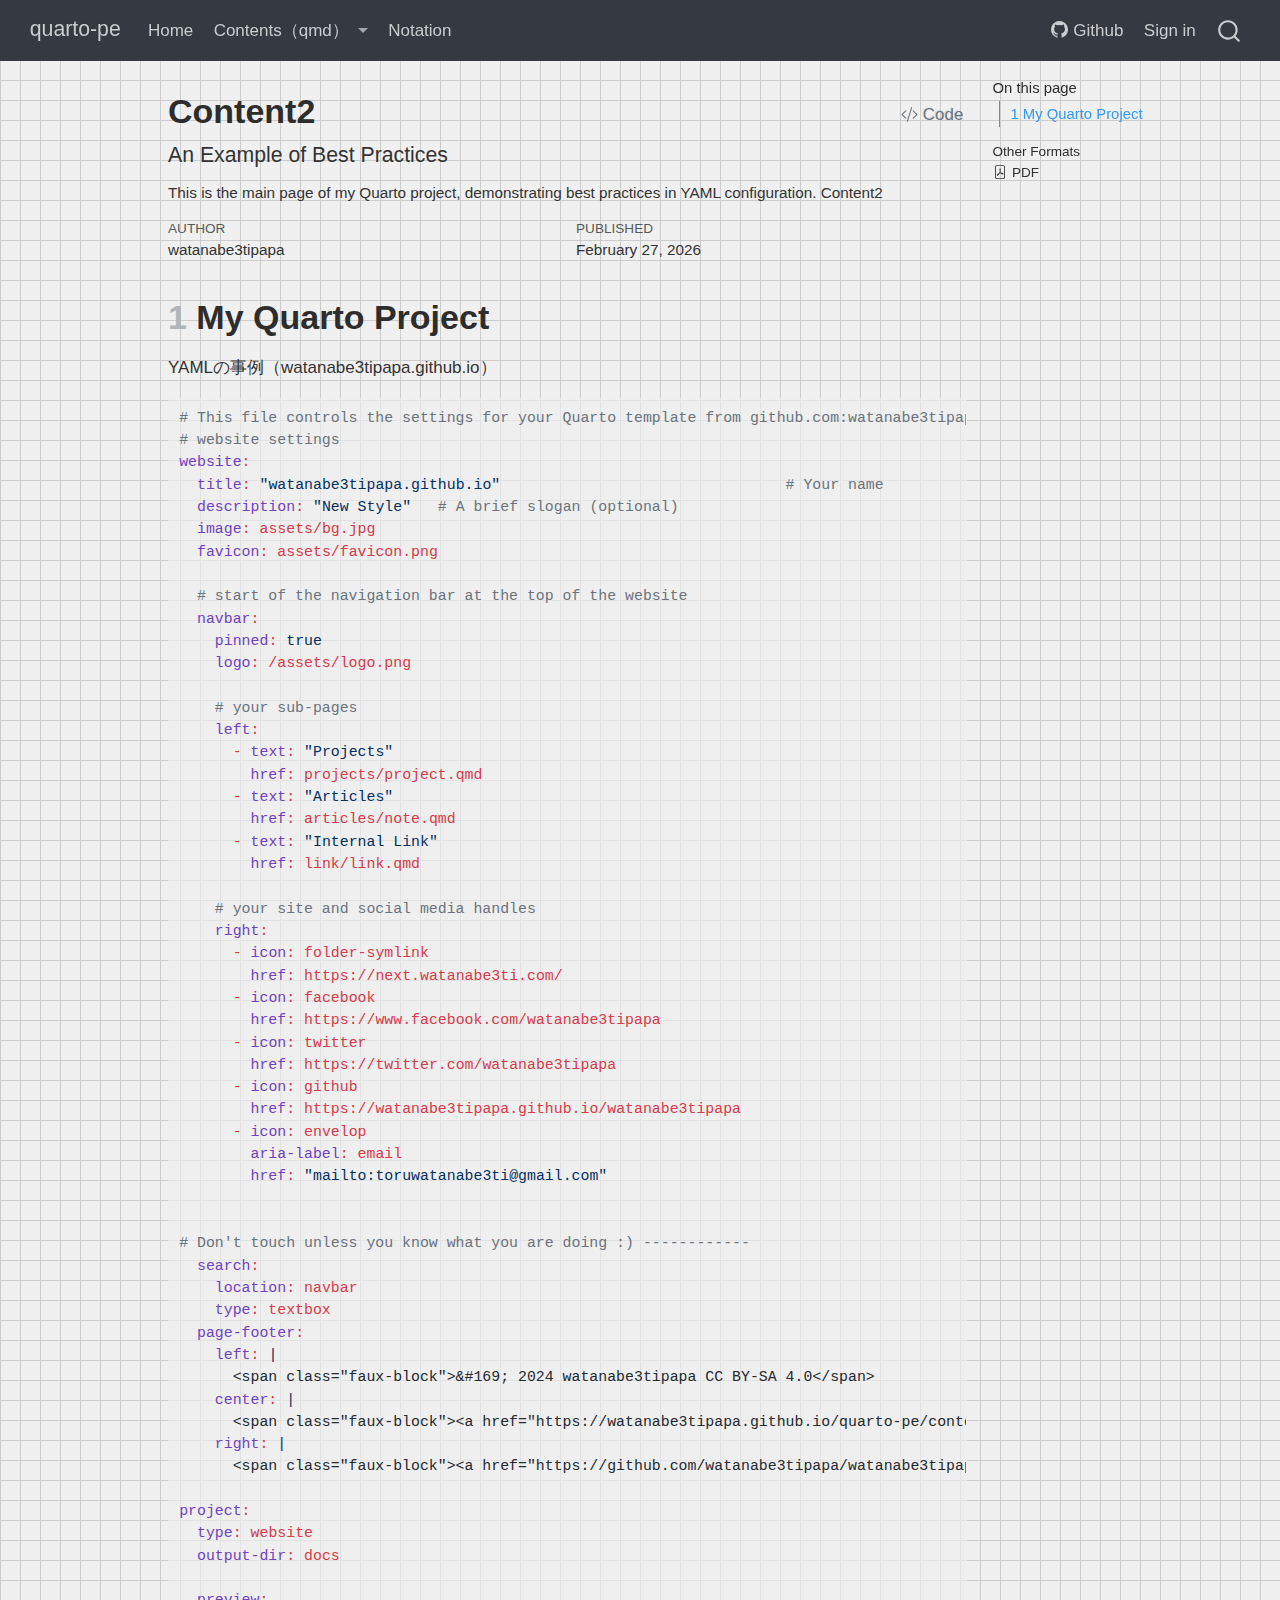
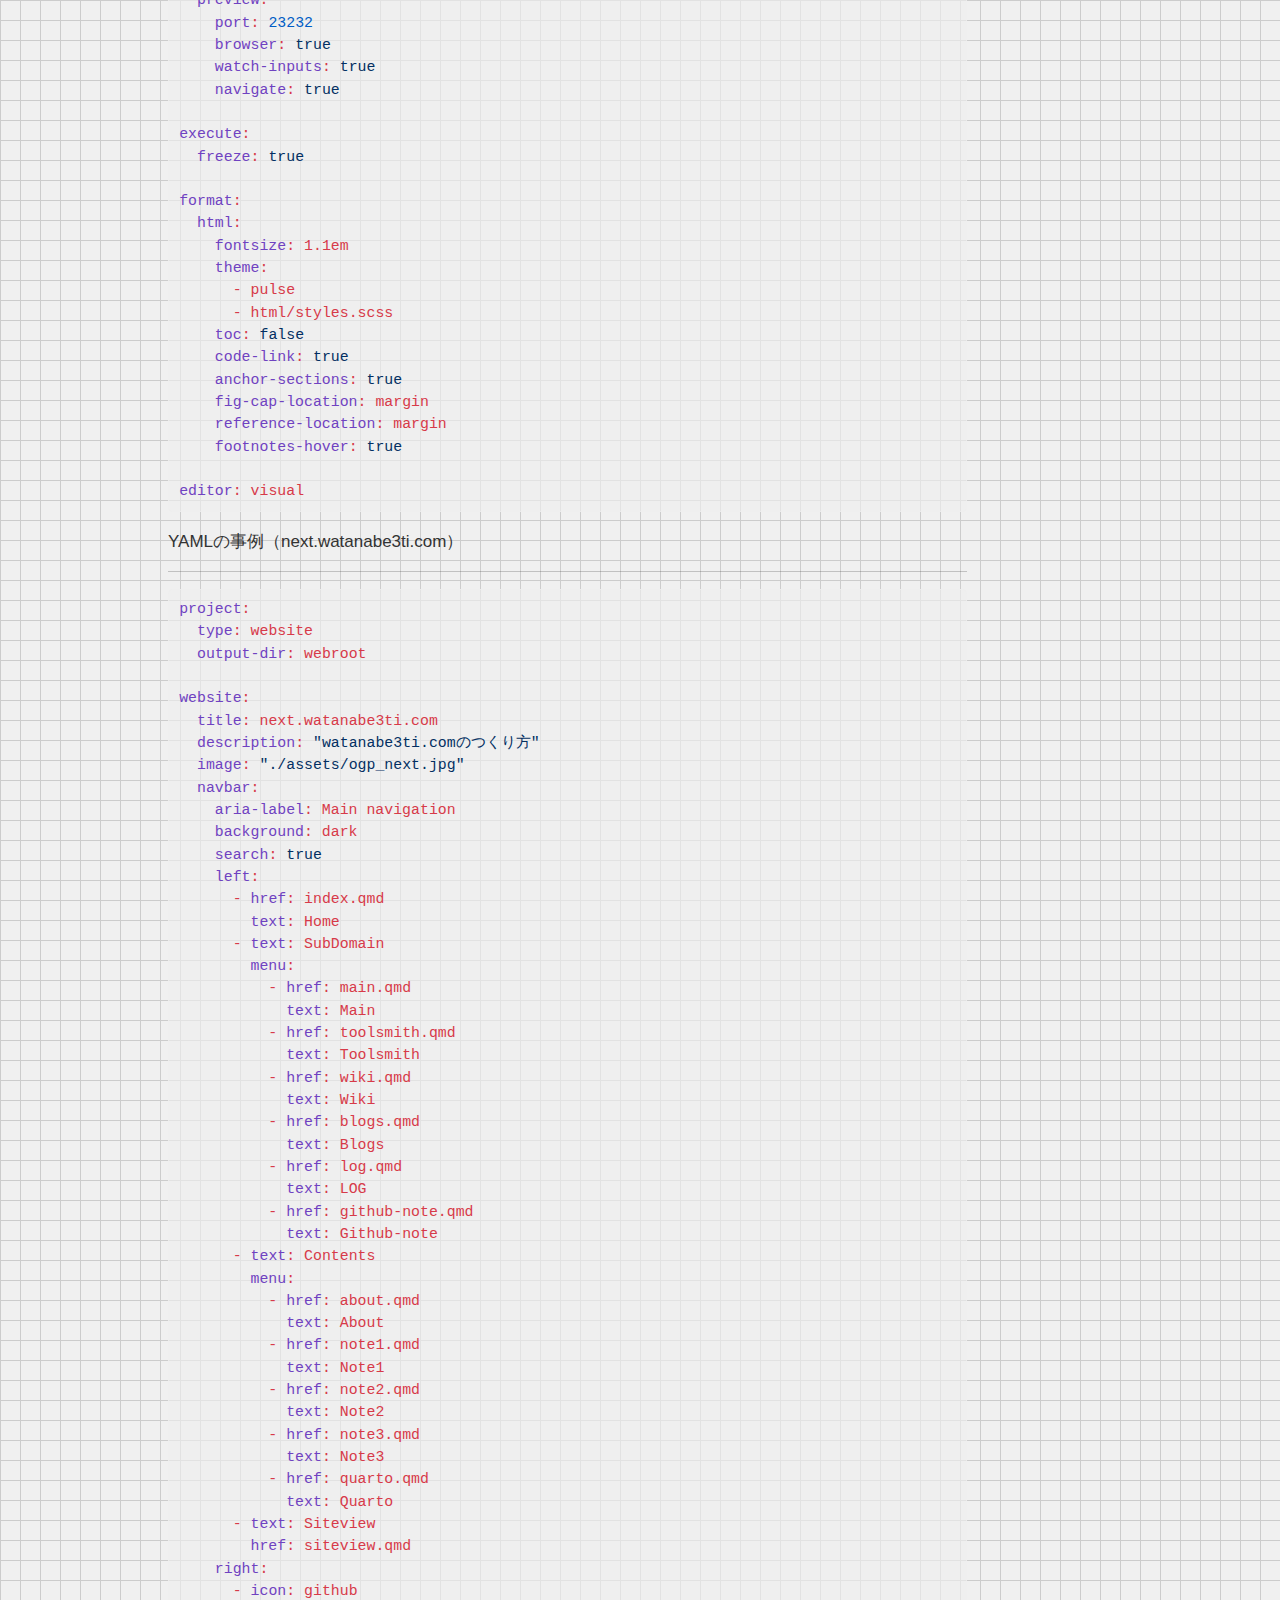
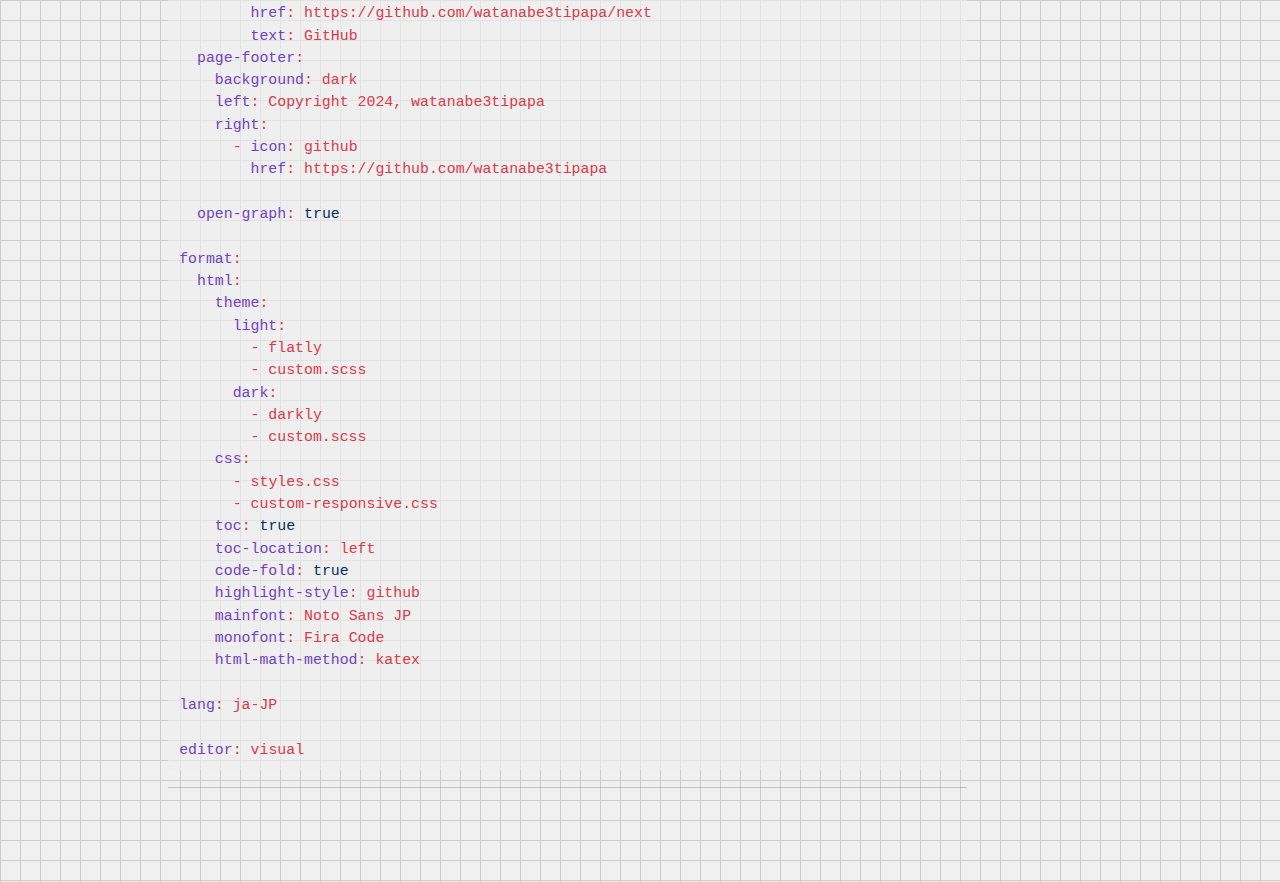
<file: docs/content2.html>
<!DOCTYPE html>
<html xmlns="http://www.w3.org/1999/xhtml" lang="jp" xml:lang="jp"><head>

<meta charset="utf-8">
<meta name="generator" content="quarto-1.9.37">

<meta name="viewport" content="width=device-width, initial-scale=1.0, user-scalable=yes">

<meta name="author" content="watanabe3tipapa">
<meta name="dcterms.date" content="2026-02-27">
<meta name="description" content="This is the main page of my Quarto project, demonstrating best practices in YAML configuration. Content2">

<title>Content2 – quarto-pe</title>
<style>
/* Default styles provided by pandoc.
** See https://pandoc.org/MANUAL.html#variables-for-html for config info.
*/
code{white-space: pre-wrap;}
span.smallcaps{font-variant: small-caps;}
div.columns{display: flex; gap: min(4vw, 1.5em);}
div.column{flex: auto; overflow-x: auto;}
div.hanging-indent{margin-left: 1.5em; text-indent: -1.5em;}
ul.task-list{list-style: none;}
ul.task-list li input[type="checkbox"] {
  width: 0.8em;
  margin: 0 0.8em 0.2em -1em; /* quarto-specific, see https://github.com/quarto-dev/quarto-cli/issues/4556 */ 
  vertical-align: middle;
}
/* CSS for syntax highlighting */
html { -webkit-text-size-adjust: 100%; }
pre > code.sourceCode { white-space: pre; position: relative; }
pre > code.sourceCode > span { display: inline-block; line-height: 1.25; }
pre > code.sourceCode > span:empty { height: 1.2em; }
.sourceCode { overflow: visible; }
code.sourceCode > span { color: inherit; text-decoration: inherit; }
div.sourceCode { margin: 1em 0; }
pre.sourceCode { margin: 0; }
@media screen {
div.sourceCode { overflow: auto; }
}
@media print {
pre > code.sourceCode { white-space: pre-wrap; }
pre > code.sourceCode > span { text-indent: -5em; padding-left: 5em; }
}
pre.numberSource code
  { counter-reset: source-line 0; }
pre.numberSource code > span
  { position: relative; left: -4em; counter-increment: source-line; }
pre.numberSource code > span > a:first-child::before
  { content: counter(source-line);
    position: relative; left: -1em; text-align: right; vertical-align: baseline;
    border: none; display: inline-block;
    -webkit-touch-callout: none; -webkit-user-select: none;
    -khtml-user-select: none; -moz-user-select: none;
    -ms-user-select: none; user-select: none;
    padding: 0 4px; width: 4em;
  }
pre.numberSource { margin-left: 3em;  padding-left: 4px; }
div.sourceCode
  {   }
@media screen {
pre > code.sourceCode > span > a:first-child::before { text-decoration: underline; }
}
</style>


<script src="site_libs/quarto-nav/quarto-nav.js"></script>
<script src="site_libs/quarto-nav/headroom.min.js"></script>
<script src="site_libs/clipboard/clipboard.min.js"></script>
<script src="site_libs/quarto-search/autocomplete.umd.js"></script>
<script src="site_libs/quarto-search/fuse.min.js"></script>
<script src="site_libs/quarto-search/quarto-search.js"></script>
<meta name="quarto:offset" content="./">
<script src="site_libs/quarto-html/quarto.js" type="module"></script>
<script src="site_libs/quarto-html/tabsets/tabsets.js" type="module"></script>
<script src="site_libs/quarto-html/popper.min.js"></script>
<script src="site_libs/quarto-html/tippy.umd.min.js"></script>
<script src="site_libs/quarto-html/anchor.min.js"></script>
<link href="site_libs/quarto-html/tippy.css" rel="stylesheet">
<link href="site_libs/quarto-html/quarto-syntax-highlighting-acf12a64177840b8d86f2d4f01b2e9fb.css" rel="stylesheet" id="quarto-text-highlighting-styles">
<script src="site_libs/bootstrap/bootstrap.min.js"></script>
<link href="site_libs/bootstrap/bootstrap-icons.css" rel="stylesheet">
<link href="site_libs/bootstrap/bootstrap-ef15a117cf35f0832500f983bbccd436.min.css" rel="stylesheet" append-hash="true" id="quarto-bootstrap" data-mode="light">
<script id="quarto-search-options" type="application/json">{
  "location": "navbar",
  "copy-button": false,
  "collapse-after": 3,
  "panel-placement": "end",
  "type": "overlay",
  "limit": 50,
  "keyboard-shortcut": [
    "f",
    "/",
    "s"
  ],
  "show-item-context": false,
  "language": {
    "search-no-results-text": "No results",
    "search-matching-documents-text": "matching documents",
    "search-copy-link-title": "Copy link to search",
    "search-hide-matches-text": "Hide additional matches",
    "search-more-match-text": "more match in this document",
    "search-more-matches-text": "more matches in this document",
    "search-clear-button-title": "Clear",
    "search-text-placeholder": "",
    "search-detached-cancel-button-title": "Cancel",
    "search-submit-button-title": "Submit",
    "search-label": "Search"
  }
}</script>


<link rel="stylesheet" href="styles.css">
</head>

<body class="nav-fixed quarto-light">

<div id="quarto-search-results"></div>
  <header id="quarto-header" class="headroom fixed-top">
    <nav class="navbar navbar-expand-lg " data-bs-theme="dark">
      <div class="navbar-container container-fluid">
      <div class="navbar-brand-container mx-auto">
    <a class="navbar-brand" href="./index.html">
    <span class="navbar-title">quarto-pe</span>
    </a>
  </div>
            <div id="quarto-search" class="" title="Search"></div>
          <button class="navbar-toggler" type="button" data-bs-toggle="collapse" data-bs-target="#navbarCollapse" aria-controls="navbarCollapse" role="menu" aria-expanded="false" aria-label="Toggle navigation" onclick="if (window.quartoToggleHeadroom) { window.quartoToggleHeadroom(); }">
  <span class="navbar-toggler-icon"></span>
</button>
          <div class="collapse navbar-collapse" id="navbarCollapse">
            <ul class="navbar-nav navbar-nav-scroll me-auto">
  <li class="nav-item">
    <a class="nav-link" href="./index.html"> 
<span class="menu-text">Home</span></a>
  </li>  
  <li class="nav-item dropdown ">
    <a class="nav-link dropdown-toggle" href="#" id="nav-menu-contents（qmd）" role="link" data-bs-toggle="dropdown" aria-expanded="false">
 <span class="menu-text">Contents（qmd）</span>
    </a>
    <ul class="dropdown-menu" aria-labelledby="nav-menu-contents（qmd）">    
        <li>
    <a class="dropdown-item" href="./content1.html">
 <span class="dropdown-text">Content1</span></a>
  </li>  
        <li>
    <a class="dropdown-item" href="./content2.html">
 <span class="dropdown-text">Content2</span></a>
  </li>  
        <li>
    <a class="dropdown-item" href="./content3.html">
 <span class="dropdown-text">Content3</span></a>
  </li>  
        <li>
    <a class="dropdown-item" href="./content4.html">
 <span class="dropdown-text">Content4</span></a>
  </li>  
        <li>
    <a class="dropdown-item" href="./content5.html">
 <span class="dropdown-text">Content5</span></a>
  </li>  
    </ul>
  </li>
  <li class="nav-item">
    <a class="nav-link" href="./notation.html"> 
<span class="menu-text">Notation</span></a>
  </li>  
</ul>
            <ul class="navbar-nav navbar-nav-scroll ms-auto">
  <li class="nav-item">
    <a class="nav-link" href="https://github.com/watanabe3tipapa/quarto-pe"> <i class="bi bi-github" role="img">
</i> 
<span class="menu-text">Github</span></a>
  </li>  
  <li class="nav-item">
    <a class="nav-link" href="./signin.html"> 
<span class="menu-text">Sign in</span></a>
  </li>  
</ul>
          </div> <!-- /navcollapse -->
            <div class="quarto-navbar-tools">
</div>
      </div> <!-- /container-fluid -->
    </nav>
</header>
<!-- content -->
<div id="quarto-content" class="quarto-container page-columns page-rows-contents page-layout-article page-navbar">
<!-- sidebar -->
<!-- margin-sidebar -->
    <div id="quarto-margin-sidebar" class="sidebar margin-sidebar">
        <nav id="TOC" role="doc-toc" class="toc-active">
    <h2 id="toc-title">On this page</h2>
   
  <ul>
  <li><a href="#my-quarto-project" id="toc-my-quarto-project" class="nav-link active" data-scroll-target="#my-quarto-project"><span class="header-section-number">1</span> My Quarto Project</a></li>
  </ul>
<div class="quarto-alternate-formats"><h2>Other Formats</h2><ul><li><a href="content2.pdf"><i class="bi bi-file-pdf"></i>PDF</a></li></ul></div></nav>
    </div>
<!-- main -->
<main class="content" id="quarto-document-content">

<header id="title-block-header" class="quarto-title-block default">
<div class="quarto-title">
<div class="quarto-title-block"><div><h1 class="title">Content2</h1><button type="button" class="btn code-tools-button" id="quarto-code-tools-source"><i class="bi"></i> Code</button></div></div>
<p class="subtitle lead">An Example of Best Practices</p>
</div>

<div>
  <div class="description">
    <p>This is the main page of my Quarto project, demonstrating best practices in YAML configuration. Content2</p>
  </div>
</div>


<div class="quarto-title-meta">

    <div>
    <div class="quarto-title-meta-heading">Author</div>
    <div class="quarto-title-meta-contents">
             <p>watanabe3tipapa </p>
          </div>
  </div>
    
    <div>
    <div class="quarto-title-meta-heading">Published</div>
    <div class="quarto-title-meta-contents">
      <p class="date">February 27, 2026</p>
    </div>
  </div>
  
    
  </div>
  


</header>


<section id="my-quarto-project" class="level1" data-number="1">
<h1 data-number="1"><span class="header-section-number">1</span> My Quarto Project</h1>
<p>YAMLの事例（watanabe3tipapa.github.io）</p>
<div class="code-copy-outer-scaffold"><div class="sourceCode" id="cb1"><pre class="sourceCode yaml code-with-copy"><code class="sourceCode yaml"><span id="cb1-1"><a href="#cb1-1" aria-hidden="true" tabindex="-1"></a><span class="co"># This file controls the settings for your Quarto template from github.com:watanabe3tipapa/watanabe3tipapa.github.io</span></span>
<span id="cb1-2"><a href="#cb1-2" aria-hidden="true" tabindex="-1"></a><span class="co"># website settings</span></span>
<span id="cb1-3"><a href="#cb1-3" aria-hidden="true" tabindex="-1"></a><span class="fu">website</span><span class="kw">:</span></span>
<span id="cb1-4"><a href="#cb1-4" aria-hidden="true" tabindex="-1"></a><span class="at">  </span><span class="fu">title</span><span class="kw">:</span><span class="at"> </span><span class="st">"watanabe3tipapa.github.io"</span><span class="co">                                # Your name</span></span>
<span id="cb1-5"><a href="#cb1-5" aria-hidden="true" tabindex="-1"></a><span class="at">  </span><span class="fu">description</span><span class="kw">:</span><span class="at"> </span><span class="st">"New Style"</span><span class="co">   # A brief slogan (optional)</span></span>
<span id="cb1-6"><a href="#cb1-6" aria-hidden="true" tabindex="-1"></a><span class="at">  </span><span class="fu">image</span><span class="kw">:</span><span class="at"> assets/bg.jpg</span></span>
<span id="cb1-7"><a href="#cb1-7" aria-hidden="true" tabindex="-1"></a><span class="at">  </span><span class="fu">favicon</span><span class="kw">:</span><span class="at"> assets/favicon.png</span></span>
<span id="cb1-8"><a href="#cb1-8" aria-hidden="true" tabindex="-1"></a><span class="at">  </span></span>
<span id="cb1-9"><a href="#cb1-9" aria-hidden="true" tabindex="-1"></a><span class="co">  # start of the navigation bar at the top of the website</span></span>
<span id="cb1-10"><a href="#cb1-10" aria-hidden="true" tabindex="-1"></a><span class="at">  </span><span class="fu">navbar</span><span class="kw">:</span></span>
<span id="cb1-11"><a href="#cb1-11" aria-hidden="true" tabindex="-1"></a><span class="at">    </span><span class="fu">pinned</span><span class="kw">:</span><span class="at"> </span><span class="ch">true</span></span>
<span id="cb1-12"><a href="#cb1-12" aria-hidden="true" tabindex="-1"></a><span class="at">    </span><span class="fu">logo</span><span class="kw">:</span><span class="at"> /assets/logo.png</span></span>
<span id="cb1-13"><a href="#cb1-13" aria-hidden="true" tabindex="-1"></a><span class="at">    </span></span>
<span id="cb1-14"><a href="#cb1-14" aria-hidden="true" tabindex="-1"></a><span class="co">    # your sub-pages</span></span>
<span id="cb1-15"><a href="#cb1-15" aria-hidden="true" tabindex="-1"></a><span class="at">    </span><span class="fu">left</span><span class="kw">:</span></span>
<span id="cb1-16"><a href="#cb1-16" aria-hidden="true" tabindex="-1"></a><span class="at">      </span><span class="kw">-</span><span class="at"> </span><span class="fu">text</span><span class="kw">:</span><span class="at"> </span><span class="st">"Projects"</span></span>
<span id="cb1-17"><a href="#cb1-17" aria-hidden="true" tabindex="-1"></a><span class="at">        </span><span class="fu">href</span><span class="kw">:</span><span class="at"> projects/project.qmd</span></span>
<span id="cb1-18"><a href="#cb1-18" aria-hidden="true" tabindex="-1"></a><span class="at">      </span><span class="kw">-</span><span class="at"> </span><span class="fu">text</span><span class="kw">:</span><span class="at"> </span><span class="st">"Articles"</span></span>
<span id="cb1-19"><a href="#cb1-19" aria-hidden="true" tabindex="-1"></a><span class="at">        </span><span class="fu">href</span><span class="kw">:</span><span class="at"> articles/note.qmd</span></span>
<span id="cb1-20"><a href="#cb1-20" aria-hidden="true" tabindex="-1"></a><span class="at">      </span><span class="kw">-</span><span class="at"> </span><span class="fu">text</span><span class="kw">:</span><span class="at"> </span><span class="st">"Internal Link"</span></span>
<span id="cb1-21"><a href="#cb1-21" aria-hidden="true" tabindex="-1"></a><span class="at">        </span><span class="fu">href</span><span class="kw">:</span><span class="at"> link/link.qmd</span></span>
<span id="cb1-22"><a href="#cb1-22" aria-hidden="true" tabindex="-1"></a><span class="at">    </span></span>
<span id="cb1-23"><a href="#cb1-23" aria-hidden="true" tabindex="-1"></a><span class="co">    # your site and social media handles</span></span>
<span id="cb1-24"><a href="#cb1-24" aria-hidden="true" tabindex="-1"></a><span class="at">    </span><span class="fu">right</span><span class="kw">:</span></span>
<span id="cb1-25"><a href="#cb1-25" aria-hidden="true" tabindex="-1"></a><span class="at">      </span><span class="kw">-</span><span class="at"> </span><span class="fu">icon</span><span class="kw">:</span><span class="at"> folder-symlink</span></span>
<span id="cb1-26"><a href="#cb1-26" aria-hidden="true" tabindex="-1"></a><span class="at">        </span><span class="fu">href</span><span class="kw">:</span><span class="at"> https://next.watanabe3ti.com/</span></span>
<span id="cb1-27"><a href="#cb1-27" aria-hidden="true" tabindex="-1"></a><span class="at">      </span><span class="kw">-</span><span class="at"> </span><span class="fu">icon</span><span class="kw">:</span><span class="at"> facebook</span></span>
<span id="cb1-28"><a href="#cb1-28" aria-hidden="true" tabindex="-1"></a><span class="at">        </span><span class="fu">href</span><span class="kw">:</span><span class="at"> https://www.facebook.com/watanabe3tipapa</span></span>
<span id="cb1-29"><a href="#cb1-29" aria-hidden="true" tabindex="-1"></a><span class="at">      </span><span class="kw">-</span><span class="at"> </span><span class="fu">icon</span><span class="kw">:</span><span class="at"> twitter</span></span>
<span id="cb1-30"><a href="#cb1-30" aria-hidden="true" tabindex="-1"></a><span class="at">        </span><span class="fu">href</span><span class="kw">:</span><span class="at"> https://twitter.com/watanabe3tipapa</span></span>
<span id="cb1-31"><a href="#cb1-31" aria-hidden="true" tabindex="-1"></a><span class="at">      </span><span class="kw">-</span><span class="at"> </span><span class="fu">icon</span><span class="kw">:</span><span class="at"> github</span></span>
<span id="cb1-32"><a href="#cb1-32" aria-hidden="true" tabindex="-1"></a><span class="at">        </span><span class="fu">href</span><span class="kw">:</span><span class="at"> https://watanabe3tipapa.github.io/watanabe3tipapa</span></span>
<span id="cb1-33"><a href="#cb1-33" aria-hidden="true" tabindex="-1"></a><span class="at">      </span><span class="kw">-</span><span class="at"> </span><span class="fu">icon</span><span class="kw">:</span><span class="at"> envelop</span></span>
<span id="cb1-34"><a href="#cb1-34" aria-hidden="true" tabindex="-1"></a><span class="at">        </span><span class="fu">aria-label</span><span class="kw">:</span><span class="at"> email</span></span>
<span id="cb1-35"><a href="#cb1-35" aria-hidden="true" tabindex="-1"></a><span class="at">        </span><span class="fu">href</span><span class="kw">:</span><span class="at"> </span><span class="st">"mailto:toruwatanabe3ti@gmail.com"</span><span class="at">  </span></span>
<span id="cb1-36"><a href="#cb1-36" aria-hidden="true" tabindex="-1"></a><span class="at">  </span></span>
<span id="cb1-37"><a href="#cb1-37" aria-hidden="true" tabindex="-1"></a></span>
<span id="cb1-38"><a href="#cb1-38" aria-hidden="true" tabindex="-1"></a><span class="co"># Don't touch unless you know what you are doing :) ------------</span></span>
<span id="cb1-39"><a href="#cb1-39" aria-hidden="true" tabindex="-1"></a><span class="at">  </span><span class="fu">search</span><span class="kw">:</span><span class="at"> </span></span>
<span id="cb1-40"><a href="#cb1-40" aria-hidden="true" tabindex="-1"></a><span class="at">    </span><span class="fu">location</span><span class="kw">:</span><span class="at"> navbar</span></span>
<span id="cb1-41"><a href="#cb1-41" aria-hidden="true" tabindex="-1"></a><span class="at">    </span><span class="fu">type</span><span class="kw">:</span><span class="at"> textbox</span></span>
<span id="cb1-42"><a href="#cb1-42" aria-hidden="true" tabindex="-1"></a><span class="at">  </span><span class="fu">page-footer</span><span class="kw">:</span><span class="at"> </span></span>
<span id="cb1-43"><a href="#cb1-43" aria-hidden="true" tabindex="-1"></a><span class="fu">    left</span><span class="kw">: </span><span class="ch">|</span></span>
<span id="cb1-44"><a href="#cb1-44" aria-hidden="true" tabindex="-1"></a>      &lt;span class="faux-block"&gt;&amp;#169; 2024 watanabe3tipapa CC BY-SA 4.0&lt;/span&gt;</span>
<span id="cb1-45"><a href="#cb1-45" aria-hidden="true" tabindex="-1"></a><span class="fu">    center</span><span class="kw">: </span><span class="ch">|</span></span>
<span id="cb1-46"><a href="#cb1-46" aria-hidden="true" tabindex="-1"></a>      &lt;span class="faux-block"&gt;&lt;a href="https://watanabe3tipapa.github.io/quarto-pe/content2.html/"&gt;View the tutorial for this template!&lt;/a&gt;&lt;/span&gt;</span>
<span id="cb1-47"><a href="#cb1-47" aria-hidden="true" tabindex="-1"></a><span class="fu">    right</span><span class="kw">: </span><span class="ch">|</span></span>
<span id="cb1-48"><a href="#cb1-48" aria-hidden="true" tabindex="-1"></a>      &lt;span class="faux-block"&gt;&lt;a href="https://github.com/watanabe3tipapa/watanabe3tipapa.github.io/"&gt;View source on GitHub&lt;/a&gt;&lt;/span&gt;</span>
<span id="cb1-49"><a href="#cb1-49" aria-hidden="true" tabindex="-1"></a></span>
<span id="cb1-50"><a href="#cb1-50" aria-hidden="true" tabindex="-1"></a><span class="fu">project</span><span class="kw">:</span></span>
<span id="cb1-51"><a href="#cb1-51" aria-hidden="true" tabindex="-1"></a><span class="at">  </span><span class="fu">type</span><span class="kw">:</span><span class="at"> website</span></span>
<span id="cb1-52"><a href="#cb1-52" aria-hidden="true" tabindex="-1"></a><span class="at">  </span><span class="fu">output-dir</span><span class="kw">:</span><span class="at"> docs</span></span>
<span id="cb1-53"><a href="#cb1-53" aria-hidden="true" tabindex="-1"></a></span>
<span id="cb1-54"><a href="#cb1-54" aria-hidden="true" tabindex="-1"></a><span class="at">  </span><span class="fu">preview</span><span class="kw">:</span><span class="at"> </span></span>
<span id="cb1-55"><a href="#cb1-55" aria-hidden="true" tabindex="-1"></a><span class="at">    </span><span class="fu">port</span><span class="kw">:</span><span class="at"> </span><span class="dv">23232</span></span>
<span id="cb1-56"><a href="#cb1-56" aria-hidden="true" tabindex="-1"></a><span class="at">    </span><span class="fu">browser</span><span class="kw">:</span><span class="at"> </span><span class="ch">true</span></span>
<span id="cb1-57"><a href="#cb1-57" aria-hidden="true" tabindex="-1"></a><span class="at">    </span><span class="fu">watch-inputs</span><span class="kw">:</span><span class="at"> </span><span class="ch">true</span></span>
<span id="cb1-58"><a href="#cb1-58" aria-hidden="true" tabindex="-1"></a><span class="at">    </span><span class="fu">navigate</span><span class="kw">:</span><span class="at"> </span><span class="ch">true</span></span>
<span id="cb1-59"><a href="#cb1-59" aria-hidden="true" tabindex="-1"></a></span>
<span id="cb1-60"><a href="#cb1-60" aria-hidden="true" tabindex="-1"></a><span class="fu">execute</span><span class="kw">:</span></span>
<span id="cb1-61"><a href="#cb1-61" aria-hidden="true" tabindex="-1"></a><span class="at">  </span><span class="fu">freeze</span><span class="kw">:</span><span class="at"> </span><span class="ch">true</span></span>
<span id="cb1-62"><a href="#cb1-62" aria-hidden="true" tabindex="-1"></a></span>
<span id="cb1-63"><a href="#cb1-63" aria-hidden="true" tabindex="-1"></a><span class="fu">format</span><span class="kw">:</span></span>
<span id="cb1-64"><a href="#cb1-64" aria-hidden="true" tabindex="-1"></a><span class="at">  </span><span class="fu">html</span><span class="kw">:</span></span>
<span id="cb1-65"><a href="#cb1-65" aria-hidden="true" tabindex="-1"></a><span class="at">    </span><span class="fu">fontsize</span><span class="kw">:</span><span class="at"> 1.1em</span></span>
<span id="cb1-66"><a href="#cb1-66" aria-hidden="true" tabindex="-1"></a><span class="at">    </span><span class="fu">theme</span><span class="kw">:</span><span class="at"> </span></span>
<span id="cb1-67"><a href="#cb1-67" aria-hidden="true" tabindex="-1"></a><span class="at">      </span><span class="kw">-</span><span class="at"> pulse</span></span>
<span id="cb1-68"><a href="#cb1-68" aria-hidden="true" tabindex="-1"></a><span class="at">      </span><span class="kw">-</span><span class="at"> html/styles.scss</span></span>
<span id="cb1-69"><a href="#cb1-69" aria-hidden="true" tabindex="-1"></a><span class="at">    </span><span class="fu">toc</span><span class="kw">:</span><span class="at"> </span><span class="ch">false</span></span>
<span id="cb1-70"><a href="#cb1-70" aria-hidden="true" tabindex="-1"></a><span class="at">    </span><span class="fu">code-link</span><span class="kw">:</span><span class="at"> </span><span class="ch">true</span></span>
<span id="cb1-71"><a href="#cb1-71" aria-hidden="true" tabindex="-1"></a><span class="at">    </span><span class="fu">anchor-sections</span><span class="kw">:</span><span class="at"> </span><span class="ch">true</span></span>
<span id="cb1-72"><a href="#cb1-72" aria-hidden="true" tabindex="-1"></a><span class="at">    </span><span class="fu">fig-cap-location</span><span class="kw">:</span><span class="at"> margin</span></span>
<span id="cb1-73"><a href="#cb1-73" aria-hidden="true" tabindex="-1"></a><span class="at">    </span><span class="fu">reference-location</span><span class="kw">:</span><span class="at"> margin</span></span>
<span id="cb1-74"><a href="#cb1-74" aria-hidden="true" tabindex="-1"></a><span class="at">    </span><span class="fu">footnotes-hover</span><span class="kw">:</span><span class="at"> </span><span class="ch">true</span></span>
<span id="cb1-75"><a href="#cb1-75" aria-hidden="true" tabindex="-1"></a></span>
<span id="cb1-76"><a href="#cb1-76" aria-hidden="true" tabindex="-1"></a><span class="fu">editor</span><span class="kw">:</span><span class="at"> visual</span></span></code></pre></div><button title="Copy to Clipboard" class="code-copy-button"><i class="bi"></i></button></div>
<p>YAMLの事例（next.watanabe3ti.com）</p>
<hr>
<div class="code-copy-outer-scaffold"><div class="sourceCode" id="cb2"><pre class="sourceCode yaml code-with-copy"><code class="sourceCode yaml"><span id="cb2-1"><a href="#cb2-1" aria-hidden="true" tabindex="-1"></a><span class="fu">project</span><span class="kw">:</span></span>
<span id="cb2-2"><a href="#cb2-2" aria-hidden="true" tabindex="-1"></a><span class="at">  </span><span class="fu">type</span><span class="kw">:</span><span class="at"> website</span></span>
<span id="cb2-3"><a href="#cb2-3" aria-hidden="true" tabindex="-1"></a><span class="at">  </span><span class="fu">output-dir</span><span class="kw">:</span><span class="at"> webroot</span></span>
<span id="cb2-4"><a href="#cb2-4" aria-hidden="true" tabindex="-1"></a></span>
<span id="cb2-5"><a href="#cb2-5" aria-hidden="true" tabindex="-1"></a><span class="fu">website</span><span class="kw">:</span></span>
<span id="cb2-6"><a href="#cb2-6" aria-hidden="true" tabindex="-1"></a><span class="at">  </span><span class="fu">title</span><span class="kw">:</span><span class="at"> next.watanabe3ti.com</span></span>
<span id="cb2-7"><a href="#cb2-7" aria-hidden="true" tabindex="-1"></a><span class="at">  </span><span class="fu">description</span><span class="kw">:</span><span class="at"> </span><span class="st">"watanabe3ti.comのつくり方"</span></span>
<span id="cb2-8"><a href="#cb2-8" aria-hidden="true" tabindex="-1"></a><span class="at">  </span><span class="fu">image</span><span class="kw">:</span><span class="at"> </span><span class="st">"./assets/ogp_next.jpg"</span></span>
<span id="cb2-9"><a href="#cb2-9" aria-hidden="true" tabindex="-1"></a><span class="at">  </span><span class="fu">navbar</span><span class="kw">:</span></span>
<span id="cb2-10"><a href="#cb2-10" aria-hidden="true" tabindex="-1"></a><span class="at">    </span><span class="fu">aria-label</span><span class="kw">:</span><span class="at"> Main navigation</span></span>
<span id="cb2-11"><a href="#cb2-11" aria-hidden="true" tabindex="-1"></a><span class="at">    </span><span class="fu">background</span><span class="kw">:</span><span class="at"> dark</span></span>
<span id="cb2-12"><a href="#cb2-12" aria-hidden="true" tabindex="-1"></a><span class="at">    </span><span class="fu">search</span><span class="kw">:</span><span class="at"> </span><span class="ch">true</span></span>
<span id="cb2-13"><a href="#cb2-13" aria-hidden="true" tabindex="-1"></a><span class="at">    </span><span class="fu">left</span><span class="kw">:</span></span>
<span id="cb2-14"><a href="#cb2-14" aria-hidden="true" tabindex="-1"></a><span class="at">      </span><span class="kw">-</span><span class="at"> </span><span class="fu">href</span><span class="kw">:</span><span class="at"> index.qmd</span></span>
<span id="cb2-15"><a href="#cb2-15" aria-hidden="true" tabindex="-1"></a><span class="at">        </span><span class="fu">text</span><span class="kw">:</span><span class="at"> Home</span></span>
<span id="cb2-16"><a href="#cb2-16" aria-hidden="true" tabindex="-1"></a><span class="at">      </span><span class="kw">-</span><span class="at"> </span><span class="fu">text</span><span class="kw">:</span><span class="at"> SubDomain</span></span>
<span id="cb2-17"><a href="#cb2-17" aria-hidden="true" tabindex="-1"></a><span class="at">        </span><span class="fu">menu</span><span class="kw">:</span></span>
<span id="cb2-18"><a href="#cb2-18" aria-hidden="true" tabindex="-1"></a><span class="at">          </span><span class="kw">-</span><span class="at"> </span><span class="fu">href</span><span class="kw">:</span><span class="at"> main.qmd</span></span>
<span id="cb2-19"><a href="#cb2-19" aria-hidden="true" tabindex="-1"></a><span class="at">            </span><span class="fu">text</span><span class="kw">:</span><span class="at"> Main</span></span>
<span id="cb2-20"><a href="#cb2-20" aria-hidden="true" tabindex="-1"></a><span class="at">          </span><span class="kw">-</span><span class="at"> </span><span class="fu">href</span><span class="kw">:</span><span class="at"> toolsmith.qmd</span></span>
<span id="cb2-21"><a href="#cb2-21" aria-hidden="true" tabindex="-1"></a><span class="at">            </span><span class="fu">text</span><span class="kw">:</span><span class="at"> Toolsmith</span></span>
<span id="cb2-22"><a href="#cb2-22" aria-hidden="true" tabindex="-1"></a><span class="at">          </span><span class="kw">-</span><span class="at"> </span><span class="fu">href</span><span class="kw">:</span><span class="at"> wiki.qmd</span></span>
<span id="cb2-23"><a href="#cb2-23" aria-hidden="true" tabindex="-1"></a><span class="at">            </span><span class="fu">text</span><span class="kw">:</span><span class="at"> Wiki</span></span>
<span id="cb2-24"><a href="#cb2-24" aria-hidden="true" tabindex="-1"></a><span class="at">          </span><span class="kw">-</span><span class="at"> </span><span class="fu">href</span><span class="kw">:</span><span class="at"> blogs.qmd</span></span>
<span id="cb2-25"><a href="#cb2-25" aria-hidden="true" tabindex="-1"></a><span class="at">            </span><span class="fu">text</span><span class="kw">:</span><span class="at"> Blogs</span></span>
<span id="cb2-26"><a href="#cb2-26" aria-hidden="true" tabindex="-1"></a><span class="at">          </span><span class="kw">-</span><span class="at"> </span><span class="fu">href</span><span class="kw">:</span><span class="at"> log.qmd</span></span>
<span id="cb2-27"><a href="#cb2-27" aria-hidden="true" tabindex="-1"></a><span class="at">            </span><span class="fu">text</span><span class="kw">:</span><span class="at"> LOG</span></span>
<span id="cb2-28"><a href="#cb2-28" aria-hidden="true" tabindex="-1"></a><span class="at">          </span><span class="kw">-</span><span class="at"> </span><span class="fu">href</span><span class="kw">:</span><span class="at"> github-note.qmd</span></span>
<span id="cb2-29"><a href="#cb2-29" aria-hidden="true" tabindex="-1"></a><span class="at">            </span><span class="fu">text</span><span class="kw">:</span><span class="at"> Github-note</span></span>
<span id="cb2-30"><a href="#cb2-30" aria-hidden="true" tabindex="-1"></a><span class="at">      </span><span class="kw">-</span><span class="at"> </span><span class="fu">text</span><span class="kw">:</span><span class="at"> Contents</span></span>
<span id="cb2-31"><a href="#cb2-31" aria-hidden="true" tabindex="-1"></a><span class="at">        </span><span class="fu">menu</span><span class="kw">:</span></span>
<span id="cb2-32"><a href="#cb2-32" aria-hidden="true" tabindex="-1"></a><span class="at">          </span><span class="kw">-</span><span class="at"> </span><span class="fu">href</span><span class="kw">:</span><span class="at"> about.qmd</span></span>
<span id="cb2-33"><a href="#cb2-33" aria-hidden="true" tabindex="-1"></a><span class="at">            </span><span class="fu">text</span><span class="kw">:</span><span class="at"> About</span></span>
<span id="cb2-34"><a href="#cb2-34" aria-hidden="true" tabindex="-1"></a><span class="at">          </span><span class="kw">-</span><span class="at"> </span><span class="fu">href</span><span class="kw">:</span><span class="at"> note1.qmd</span></span>
<span id="cb2-35"><a href="#cb2-35" aria-hidden="true" tabindex="-1"></a><span class="at">            </span><span class="fu">text</span><span class="kw">:</span><span class="at"> Note1</span></span>
<span id="cb2-36"><a href="#cb2-36" aria-hidden="true" tabindex="-1"></a><span class="at">          </span><span class="kw">-</span><span class="at"> </span><span class="fu">href</span><span class="kw">:</span><span class="at"> note2.qmd</span></span>
<span id="cb2-37"><a href="#cb2-37" aria-hidden="true" tabindex="-1"></a><span class="at">            </span><span class="fu">text</span><span class="kw">:</span><span class="at"> Note2</span></span>
<span id="cb2-38"><a href="#cb2-38" aria-hidden="true" tabindex="-1"></a><span class="at">          </span><span class="kw">-</span><span class="at"> </span><span class="fu">href</span><span class="kw">:</span><span class="at"> note3.qmd</span></span>
<span id="cb2-39"><a href="#cb2-39" aria-hidden="true" tabindex="-1"></a><span class="at">            </span><span class="fu">text</span><span class="kw">:</span><span class="at"> Note3</span></span>
<span id="cb2-40"><a href="#cb2-40" aria-hidden="true" tabindex="-1"></a><span class="at">          </span><span class="kw">-</span><span class="at"> </span><span class="fu">href</span><span class="kw">:</span><span class="at"> quarto.qmd</span></span>
<span id="cb2-41"><a href="#cb2-41" aria-hidden="true" tabindex="-1"></a><span class="at">            </span><span class="fu">text</span><span class="kw">:</span><span class="at"> Quarto</span></span>
<span id="cb2-42"><a href="#cb2-42" aria-hidden="true" tabindex="-1"></a><span class="at">      </span><span class="kw">-</span><span class="at"> </span><span class="fu">text</span><span class="kw">:</span><span class="at"> Siteview</span></span>
<span id="cb2-43"><a href="#cb2-43" aria-hidden="true" tabindex="-1"></a><span class="at">        </span><span class="fu">href</span><span class="kw">:</span><span class="at"> siteview.qmd</span></span>
<span id="cb2-44"><a href="#cb2-44" aria-hidden="true" tabindex="-1"></a><span class="at">    </span><span class="fu">right</span><span class="kw">:</span></span>
<span id="cb2-45"><a href="#cb2-45" aria-hidden="true" tabindex="-1"></a><span class="at">      </span><span class="kw">-</span><span class="at"> </span><span class="fu">icon</span><span class="kw">:</span><span class="at"> github</span></span>
<span id="cb2-46"><a href="#cb2-46" aria-hidden="true" tabindex="-1"></a><span class="at">        </span><span class="fu">href</span><span class="kw">:</span><span class="at"> https://github.com/watanabe3tipapa/next</span></span>
<span id="cb2-47"><a href="#cb2-47" aria-hidden="true" tabindex="-1"></a><span class="at">        </span><span class="fu">text</span><span class="kw">:</span><span class="at"> GitHub</span></span>
<span id="cb2-48"><a href="#cb2-48" aria-hidden="true" tabindex="-1"></a><span class="at">  </span><span class="fu">page-footer</span><span class="kw">:</span></span>
<span id="cb2-49"><a href="#cb2-49" aria-hidden="true" tabindex="-1"></a><span class="at">    </span><span class="fu">background</span><span class="kw">:</span><span class="at"> dark</span></span>
<span id="cb2-50"><a href="#cb2-50" aria-hidden="true" tabindex="-1"></a><span class="at">    </span><span class="fu">left</span><span class="kw">:</span><span class="at"> Copyright 2024, watanabe3tipapa</span></span>
<span id="cb2-51"><a href="#cb2-51" aria-hidden="true" tabindex="-1"></a><span class="at">    </span><span class="fu">right</span><span class="kw">:</span></span>
<span id="cb2-52"><a href="#cb2-52" aria-hidden="true" tabindex="-1"></a><span class="at">      </span><span class="kw">-</span><span class="at"> </span><span class="fu">icon</span><span class="kw">:</span><span class="at"> github</span></span>
<span id="cb2-53"><a href="#cb2-53" aria-hidden="true" tabindex="-1"></a><span class="at">        </span><span class="fu">href</span><span class="kw">:</span><span class="at"> https://github.com/watanabe3tipapa</span></span>
<span id="cb2-54"><a href="#cb2-54" aria-hidden="true" tabindex="-1"></a></span>
<span id="cb2-55"><a href="#cb2-55" aria-hidden="true" tabindex="-1"></a><span class="at">  </span><span class="fu">open-graph</span><span class="kw">:</span><span class="at"> </span><span class="ch">true</span></span>
<span id="cb2-56"><a href="#cb2-56" aria-hidden="true" tabindex="-1"></a></span>
<span id="cb2-57"><a href="#cb2-57" aria-hidden="true" tabindex="-1"></a><span class="fu">format</span><span class="kw">:</span></span>
<span id="cb2-58"><a href="#cb2-58" aria-hidden="true" tabindex="-1"></a><span class="at">  </span><span class="fu">html</span><span class="kw">:</span></span>
<span id="cb2-59"><a href="#cb2-59" aria-hidden="true" tabindex="-1"></a><span class="at">    </span><span class="fu">theme</span><span class="kw">:</span></span>
<span id="cb2-60"><a href="#cb2-60" aria-hidden="true" tabindex="-1"></a><span class="at">      </span><span class="fu">light</span><span class="kw">:</span></span>
<span id="cb2-61"><a href="#cb2-61" aria-hidden="true" tabindex="-1"></a><span class="at">        </span><span class="kw">-</span><span class="at"> flatly</span></span>
<span id="cb2-62"><a href="#cb2-62" aria-hidden="true" tabindex="-1"></a><span class="at">        </span><span class="kw">-</span><span class="at"> custom.scss</span></span>
<span id="cb2-63"><a href="#cb2-63" aria-hidden="true" tabindex="-1"></a><span class="at">      </span><span class="fu">dark</span><span class="kw">:</span></span>
<span id="cb2-64"><a href="#cb2-64" aria-hidden="true" tabindex="-1"></a><span class="at">        </span><span class="kw">-</span><span class="at"> darkly</span></span>
<span id="cb2-65"><a href="#cb2-65" aria-hidden="true" tabindex="-1"></a><span class="at">        </span><span class="kw">-</span><span class="at"> custom.scss</span></span>
<span id="cb2-66"><a href="#cb2-66" aria-hidden="true" tabindex="-1"></a><span class="at">    </span><span class="fu">css</span><span class="kw">:</span></span>
<span id="cb2-67"><a href="#cb2-67" aria-hidden="true" tabindex="-1"></a><span class="at">      </span><span class="kw">-</span><span class="at"> styles.css</span></span>
<span id="cb2-68"><a href="#cb2-68" aria-hidden="true" tabindex="-1"></a><span class="at">      </span><span class="kw">-</span><span class="at"> custom-responsive.css</span></span>
<span id="cb2-69"><a href="#cb2-69" aria-hidden="true" tabindex="-1"></a><span class="at">    </span><span class="fu">toc</span><span class="kw">:</span><span class="at"> </span><span class="ch">true</span></span>
<span id="cb2-70"><a href="#cb2-70" aria-hidden="true" tabindex="-1"></a><span class="at">    </span><span class="fu">toc-location</span><span class="kw">:</span><span class="at"> left</span></span>
<span id="cb2-71"><a href="#cb2-71" aria-hidden="true" tabindex="-1"></a><span class="at">    </span><span class="fu">code-fold</span><span class="kw">:</span><span class="at"> </span><span class="ch">true</span></span>
<span id="cb2-72"><a href="#cb2-72" aria-hidden="true" tabindex="-1"></a><span class="at">    </span><span class="fu">highlight-style</span><span class="kw">:</span><span class="at"> github</span></span>
<span id="cb2-73"><a href="#cb2-73" aria-hidden="true" tabindex="-1"></a><span class="at">    </span><span class="fu">mainfont</span><span class="kw">:</span><span class="at"> Noto Sans JP</span></span>
<span id="cb2-74"><a href="#cb2-74" aria-hidden="true" tabindex="-1"></a><span class="at">    </span><span class="fu">monofont</span><span class="kw">:</span><span class="at"> Fira Code</span></span>
<span id="cb2-75"><a href="#cb2-75" aria-hidden="true" tabindex="-1"></a><span class="at">    </span><span class="fu">html-math-method</span><span class="kw">:</span><span class="at"> katex</span></span>
<span id="cb2-76"><a href="#cb2-76" aria-hidden="true" tabindex="-1"></a></span>
<span id="cb2-77"><a href="#cb2-77" aria-hidden="true" tabindex="-1"></a><span class="fu">lang</span><span class="kw">:</span><span class="at"> ja-JP</span></span>
<span id="cb2-78"><a href="#cb2-78" aria-hidden="true" tabindex="-1"></a></span>
<span id="cb2-79"><a href="#cb2-79" aria-hidden="true" tabindex="-1"></a><span class="fu">editor</span><span class="kw">:</span><span class="at"> visual</span></span></code></pre></div><button title="Copy to Clipboard" class="code-copy-button"><i class="bi"></i></button></div>
<hr>


<!-- -->

</section>

</main> <!-- /main -->
<script id="quarto-html-after-body" type="application/javascript">
  window.document.addEventListener("DOMContentLoaded", function (event) {
    const icon = "";
    const anchorJS = new window.AnchorJS();
    anchorJS.options = {
      placement: 'right',
      icon: icon
    };
    anchorJS.add('.anchored');
    const isCodeAnnotation = (el) => {
      for (const clz of el.classList) {
        if (clz.startsWith('code-annotation-')) {                     
          return true;
        }
      }
      return false;
    }
    const onCopySuccess = function(e) {
      // button target
      const button = e.trigger;
      // don't keep focus
      button.blur();
      // flash "checked"
      button.classList.add('code-copy-button-checked');
      var currentTitle = button.getAttribute("title");
      button.setAttribute("title", "Copied!");
      let tooltip;
      if (window.bootstrap) {
        button.setAttribute("data-bs-toggle", "tooltip");
        button.setAttribute("data-bs-placement", "left");
        button.setAttribute("data-bs-title", "Copied!");
        tooltip = new bootstrap.Tooltip(button, 
          { trigger: "manual", 
            customClass: "code-copy-button-tooltip",
            offset: [0, -8]});
        tooltip.show();    
      }
      setTimeout(function() {
        if (tooltip) {
          tooltip.hide();
          button.removeAttribute("data-bs-title");
          button.removeAttribute("data-bs-toggle");
          button.removeAttribute("data-bs-placement");
        }
        button.setAttribute("title", currentTitle);
        button.classList.remove('code-copy-button-checked');
      }, 1000);
      // clear code selection
      e.clearSelection();
    }
    const getTextToCopy = function(trigger) {
      const outerScaffold = trigger.parentElement.cloneNode(true);
      const codeEl = outerScaffold.querySelector('code');
      for (const childEl of codeEl.children) {
        if (isCodeAnnotation(childEl)) {
          childEl.remove();
        }
      }
      return codeEl.innerText;
    }
    const clipboard = new window.ClipboardJS('.code-copy-button:not([data-in-quarto-modal])', {
      text: getTextToCopy
    });
    clipboard.on('success', onCopySuccess);
    if (window.document.getElementById('quarto-embedded-source-code-modal')) {
      const clipboardModal = new window.ClipboardJS('.code-copy-button[data-in-quarto-modal]', {
        text: getTextToCopy,
        container: window.document.getElementById('quarto-embedded-source-code-modal')
      });
      clipboardModal.on('success', onCopySuccess);
    }
    const viewSource = window.document.getElementById('quarto-view-source') ||
                       window.document.getElementById('quarto-code-tools-source');
    if (viewSource) {
      const sourceUrl = viewSource.getAttribute("data-quarto-source-url");
      viewSource.addEventListener("click", function(e) {
        if (sourceUrl) {
          // rstudio viewer pane
          if (/\bcapabilities=\b/.test(window.location)) {
            window.open(sourceUrl);
          } else {
            window.location.href = sourceUrl;
          }
        } else {
          const modal = new bootstrap.Modal(document.getElementById('quarto-embedded-source-code-modal'));
          modal.show();
        }
        return false;
      });
    }
    function toggleCodeHandler(show) {
      return function(e) {
        const detailsSrc = window.document.querySelectorAll(".cell > details > .sourceCode");
        for (let i=0; i<detailsSrc.length; i++) {
          const details = detailsSrc[i].parentElement;
          if (show) {
            details.open = true;
          } else {
            details.removeAttribute("open");
          }
        }
        const cellCodeDivs = window.document.querySelectorAll(".cell > .sourceCode");
        const fromCls = show ? "hidden" : "unhidden";
        const toCls = show ? "unhidden" : "hidden";
        for (let i=0; i<cellCodeDivs.length; i++) {
          const codeDiv = cellCodeDivs[i];
          if (codeDiv.classList.contains(fromCls)) {
            codeDiv.classList.remove(fromCls);
            codeDiv.classList.add(toCls);
          } 
        }
        return false;
      }
    }
    const hideAllCode = window.document.getElementById("quarto-hide-all-code");
    if (hideAllCode) {
      hideAllCode.addEventListener("click", toggleCodeHandler(false));
    }
    const showAllCode = window.document.getElementById("quarto-show-all-code");
    if (showAllCode) {
      showAllCode.addEventListener("click", toggleCodeHandler(true));
    }
      var localhostRegex = new RegExp(/^(?:http|https):\/\/localhost\:?[0-9]*\//);
      var mailtoRegex = new RegExp(/^mailto:/);
        var filterRegex = new RegExp('/' + window.location.host + '/');
      var isInternal = (href) => {
          return filterRegex.test(href) || localhostRegex.test(href) || mailtoRegex.test(href);
      }
      // Inspect non-navigation links and adorn them if external
     var links = window.document.querySelectorAll('a[href]:not(.nav-link):not(.navbar-brand):not(.toc-action):not(.sidebar-link):not(.sidebar-item-toggle):not(.pagination-link):not(.no-external):not([aria-hidden]):not(.dropdown-item):not(.quarto-navigation-tool):not(.about-link)');
      for (var i=0; i<links.length; i++) {
        const link = links[i];
        if (!isInternal(link.href)) {
          // undo the damage that might have been done by quarto-nav.js in the case of
          // links that we want to consider external
          if (link.dataset.originalHref !== undefined) {
            link.href = link.dataset.originalHref;
          }
        }
      }
    function tippyHover(el, contentFn, onTriggerFn, onUntriggerFn) {
      const config = {
        allowHTML: true,
        maxWidth: 500,
        delay: 100,
        arrow: false,
        appendTo: function(el) {
            return el.parentElement;
        },
        interactive: true,
        interactiveBorder: 10,
        theme: 'quarto',
        placement: 'bottom-start',
      };
      if (contentFn) {
        config.content = contentFn;
      }
      if (onTriggerFn) {
        config.onTrigger = onTriggerFn;
      }
      if (onUntriggerFn) {
        config.onUntrigger = onUntriggerFn;
      }
      window.tippy(el, config); 
    }
    const noterefs = window.document.querySelectorAll('a[role="doc-noteref"]');
    for (var i=0; i<noterefs.length; i++) {
      const ref = noterefs[i];
      tippyHover(ref, function() {
        // use id or data attribute instead here
        let href = ref.getAttribute('data-footnote-href') || ref.getAttribute('href');
        try { href = new URL(href).hash; } catch {}
        const id = href.replace(/^#\/?/, "");
        const note = window.document.getElementById(id);
        if (note) {
          return note.innerHTML;
        } else {
          return "";
        }
      });
    }
    const xrefs = window.document.querySelectorAll('a.quarto-xref');
    const processXRef = (id, note) => {
      // Strip column container classes
      const stripColumnClz = (el) => {
        el.classList.remove("page-full", "page-columns");
        if (el.children) {
          for (const child of el.children) {
            stripColumnClz(child);
          }
        }
      }
      stripColumnClz(note)
      if (id === null || id.startsWith('sec-')) {
        // Special case sections, only their first couple elements
        const container = document.createElement("div");
        if (note.children && note.children.length > 2) {
          container.appendChild(note.children[0].cloneNode(true));
          for (let i = 1; i < note.children.length; i++) {
            const child = note.children[i];
            if (child.tagName === "P" && child.innerText === "") {
              continue;
            } else {
              container.appendChild(child.cloneNode(true));
              break;
            }
          }
          if (window.Quarto?.typesetMath) {
            window.Quarto.typesetMath(container);
          }
          return container.innerHTML
        } else {
          if (window.Quarto?.typesetMath) {
            window.Quarto.typesetMath(note);
          }
          return note.innerHTML;
        }
      } else {
        // Remove any anchor links if they are present
        const anchorLink = note.querySelector('a.anchorjs-link');
        if (anchorLink) {
          anchorLink.remove();
        }
        if (window.Quarto?.typesetMath) {
          window.Quarto.typesetMath(note);
        }
        if (note.classList.contains("callout")) {
          return note.outerHTML;
        } else {
          return note.innerHTML;
        }
      }
    }
    for (var i=0; i<xrefs.length; i++) {
      const xref = xrefs[i];
      tippyHover(xref, undefined, function(instance) {
        instance.disable();
        let url = xref.getAttribute('href');
        let hash = undefined; 
        if (url.startsWith('#')) {
          hash = url;
        } else {
          try { hash = new URL(url).hash; } catch {}
        }
        if (hash) {
          const id = hash.replace(/^#\/?/, "");
          const note = window.document.getElementById(id);
          if (note !== null) {
            try {
              const html = processXRef(id, note.cloneNode(true));
              instance.setContent(html);
            } finally {
              instance.enable();
              instance.show();
            }
          } else {
            // See if we can fetch this
            fetch(url.split('#')[0])
            .then(res => res.text())
            .then(html => {
              const parser = new DOMParser();
              const htmlDoc = parser.parseFromString(html, "text/html");
              const note = htmlDoc.getElementById(id);
              if (note !== null) {
                const html = processXRef(id, note);
                instance.setContent(html);
              } 
            }).finally(() => {
              instance.enable();
              instance.show();
            });
          }
        } else {
          // See if we can fetch a full url (with no hash to target)
          // This is a special case and we should probably do some content thinning / targeting
          fetch(url)
          .then(res => res.text())
          .then(html => {
            const parser = new DOMParser();
            const htmlDoc = parser.parseFromString(html, "text/html");
            const note = htmlDoc.querySelector('main.content');
            if (note !== null) {
              // This should only happen for chapter cross references
              // (since there is no id in the URL)
              // remove the first header
              if (note.children.length > 0 && note.children[0].tagName === "HEADER") {
                note.children[0].remove();
              }
              const html = processXRef(null, note);
              instance.setContent(html);
            } 
          }).finally(() => {
            instance.enable();
            instance.show();
          });
        }
      }, function(instance) {
      });
    }
        let selectedAnnoteEl;
        const selectorForAnnotation = ( cell, annotation) => {
          let cellAttr = 'data-code-cell="' + cell + '"';
          let lineAttr = 'data-code-annotation="' +  annotation + '"';
          const selector = 'span[' + cellAttr + '][' + lineAttr + ']';
          return selector;
        }
        const selectCodeLines = (annoteEl) => {
          const doc = window.document;
          const targetCell = annoteEl.getAttribute("data-target-cell");
          const targetAnnotation = annoteEl.getAttribute("data-target-annotation");
          const annoteSpan = window.document.querySelector(selectorForAnnotation(targetCell, targetAnnotation));
          const lines = annoteSpan.getAttribute("data-code-lines").split(",");
          const lineIds = lines.map((line) => {
            return targetCell + "-" + line;
          })
          let top = null;
          let height = null;
          let parent = null;
          if (lineIds.length > 0) {
              //compute the position of the single el (top and bottom and make a div)
              const el = window.document.getElementById(lineIds[0]);
              top = el.offsetTop;
              height = el.offsetHeight;
              parent = el.parentElement.parentElement;
            if (lineIds.length > 1) {
              const lastEl = window.document.getElementById(lineIds[lineIds.length - 1]);
              const bottom = lastEl.offsetTop + lastEl.offsetHeight;
              height = bottom - top;
            }
            if (top !== null && height !== null && parent !== null) {
              // cook up a div (if necessary) and position it 
              let div = window.document.getElementById("code-annotation-line-highlight");
              if (div === null) {
                div = window.document.createElement("div");
                div.setAttribute("id", "code-annotation-line-highlight");
                div.style.position = 'absolute';
                parent.appendChild(div);
              }
              div.style.top = top - 2 + "px";
              div.style.height = height + 4 + "px";
              div.style.left = 0;
              let gutterDiv = window.document.getElementById("code-annotation-line-highlight-gutter");
              if (gutterDiv === null) {
                gutterDiv = window.document.createElement("div");
                gutterDiv.setAttribute("id", "code-annotation-line-highlight-gutter");
                gutterDiv.style.position = 'absolute';
                const codeCell = window.document.getElementById(targetCell);
                const gutter = codeCell.querySelector('.code-annotation-gutter');
                gutter.appendChild(gutterDiv);
              }
              gutterDiv.style.top = top - 2 + "px";
              gutterDiv.style.height = height + 4 + "px";
            }
            selectedAnnoteEl = annoteEl;
          }
        };
        const unselectCodeLines = () => {
          const elementsIds = ["code-annotation-line-highlight", "code-annotation-line-highlight-gutter"];
          elementsIds.forEach((elId) => {
            const div = window.document.getElementById(elId);
            if (div) {
              div.remove();
            }
          });
          selectedAnnoteEl = undefined;
        };
          // Handle positioning of the toggle
      window.addEventListener(
        "resize",
        throttle(() => {
          elRect = undefined;
          if (selectedAnnoteEl) {
            selectCodeLines(selectedAnnoteEl);
          }
        }, 10)
      );
      function throttle(fn, ms) {
      let throttle = false;
      let timer;
        return (...args) => {
          if(!throttle) { // first call gets through
              fn.apply(this, args);
              throttle = true;
          } else { // all the others get throttled
              if(timer) clearTimeout(timer); // cancel #2
              timer = setTimeout(() => {
                fn.apply(this, args);
                timer = throttle = false;
              }, ms);
          }
        };
      }
        // Attach click handler to the DT
        const annoteDls = window.document.querySelectorAll('dt[data-target-cell]');
        for (const annoteDlNode of annoteDls) {
          annoteDlNode.addEventListener('click', (event) => {
            const clickedEl = event.target;
            if (clickedEl !== selectedAnnoteEl) {
              unselectCodeLines();
              const activeEl = window.document.querySelector('dt[data-target-cell].code-annotation-active');
              if (activeEl) {
                activeEl.classList.remove('code-annotation-active');
              }
              selectCodeLines(clickedEl);
              clickedEl.classList.add('code-annotation-active');
            } else {
              // Unselect the line
              unselectCodeLines();
              clickedEl.classList.remove('code-annotation-active');
            }
          });
        }
    const findCites = (el) => {
      const parentEl = el.parentElement;
      if (parentEl) {
        const cites = parentEl.dataset.cites;
        if (cites) {
          return {
            el,
            cites: cites.split(' ')
          };
        } else {
          return findCites(el.parentElement)
        }
      } else {
        return undefined;
      }
    };
    var bibliorefs = window.document.querySelectorAll('a[role="doc-biblioref"]');
    for (var i=0; i<bibliorefs.length; i++) {
      const ref = bibliorefs[i];
      const citeInfo = findCites(ref);
      if (citeInfo) {
        tippyHover(citeInfo.el, function() {
          var popup = window.document.createElement('div');
          citeInfo.cites.forEach(function(cite) {
            var citeDiv = window.document.createElement('div');
            citeDiv.classList.add('hanging-indent');
            citeDiv.classList.add('csl-entry');
            var biblioDiv = window.document.getElementById('ref-' + cite);
            if (biblioDiv) {
              citeDiv.innerHTML = biblioDiv.innerHTML;
            }
            popup.appendChild(citeDiv);
          });
          return popup.innerHTML;
        });
      }
    }
  });
  </script><div class="modal fade" id="quarto-embedded-source-code-modal" tabindex="-1" aria-labelledby="quarto-embedded-source-code-modal-label" aria-hidden="true"><div class="modal-dialog modal-dialog-scrollable"><div class="modal-content"><div class="modal-header"><h5 class="modal-title" id="quarto-embedded-source-code-modal-label">Source Code</h5><button class="btn-close" data-bs-dismiss="modal"></button></div><div class="modal-body"><div class="">
<div class="code-copy-outer-scaffold"><div class="sourceCode" id="cb3" data-shortcodes="false"><pre class="sourceCode markdown code-with-copy"><code class="sourceCode markdown"><span id="cb3-1"><a href="#cb3-1" aria-hidden="true" tabindex="-1"></a><span class="co">---</span></span>
<span id="cb3-2"><a href="#cb3-2" aria-hidden="true" tabindex="-1"></a><span class="an">title:</span><span class="co"> "Content2"</span></span>
<span id="cb3-3"><a href="#cb3-3" aria-hidden="true" tabindex="-1"></a><span class="an">subtitle:</span><span class="co"> "An Example of Best Practices"</span></span>
<span id="cb3-4"><a href="#cb3-4" aria-hidden="true" tabindex="-1"></a><span class="an">author:</span><span class="co"> "watanabe3tipapa"</span></span>
<span id="cb3-5"><a href="#cb3-5" aria-hidden="true" tabindex="-1"></a><span class="an">date:</span><span class="co"> last-modified</span></span>
<span id="cb3-6"><a href="#cb3-6" aria-hidden="true" tabindex="-1"></a><span class="an">description:</span><span class="co"> |</span></span>
<span id="cb3-7"><a href="#cb3-7" aria-hidden="true" tabindex="-1"></a><span class="co">  This is the main page of my Quarto project, </span></span>
<span id="cb3-8"><a href="#cb3-8" aria-hidden="true" tabindex="-1"></a><span class="co">  demonstrating best practices in YAML configuration.</span></span>
<span id="cb3-9"><a href="#cb3-9" aria-hidden="true" tabindex="-1"></a><span class="co">  Content2</span></span>
<span id="cb3-10"><a href="#cb3-10" aria-hidden="true" tabindex="-1"></a><span class="an">lang:</span><span class="co"> jp</span></span>
<span id="cb3-11"><a href="#cb3-11" aria-hidden="true" tabindex="-1"></a><span class="an">toc:</span><span class="co"> true</span></span>
<span id="cb3-12"><a href="#cb3-12" aria-hidden="true" tabindex="-1"></a><span class="an">number-sections:</span><span class="co"> true</span></span>
<span id="cb3-13"><a href="#cb3-13" aria-hidden="true" tabindex="-1"></a><span class="an">highlight-style:</span><span class="co"> github</span></span>
<span id="cb3-14"><a href="#cb3-14" aria-hidden="true" tabindex="-1"></a><span class="an">code-fold:</span><span class="co"> show</span></span>
<span id="cb3-15"><a href="#cb3-15" aria-hidden="true" tabindex="-1"></a><span class="an">execute:</span></span>
<span id="cb3-16"><a href="#cb3-16" aria-hidden="true" tabindex="-1"></a><span class="co">  echo: false</span></span>
<span id="cb3-17"><a href="#cb3-17" aria-hidden="true" tabindex="-1"></a><span class="co">  warning: false</span></span>
<span id="cb3-18"><a href="#cb3-18" aria-hidden="true" tabindex="-1"></a><span class="an">format:</span></span>
<span id="cb3-19"><a href="#cb3-19" aria-hidden="true" tabindex="-1"></a><span class="co">  html:</span></span>
<span id="cb3-20"><a href="#cb3-20" aria-hidden="true" tabindex="-1"></a><span class="co">    css: styles.css</span></span>
<span id="cb3-21"><a href="#cb3-21" aria-hidden="true" tabindex="-1"></a><span class="co">  pdf:</span></span>
<span id="cb3-22"><a href="#cb3-22" aria-hidden="true" tabindex="-1"></a><span class="co">    documentclass: article</span></span>
<span id="cb3-23"><a href="#cb3-23" aria-hidden="true" tabindex="-1"></a><span class="co">    papersize: a4</span></span>
<span id="cb3-24"><a href="#cb3-24" aria-hidden="true" tabindex="-1"></a><span class="co">---</span></span>
<span id="cb3-25"><a href="#cb3-25" aria-hidden="true" tabindex="-1"></a></span>
<span id="cb3-26"><a href="#cb3-26" aria-hidden="true" tabindex="-1"></a><span class="fu"># My Quarto Project</span></span>
<span id="cb3-27"><a href="#cb3-27" aria-hidden="true" tabindex="-1"></a></span>
<span id="cb3-28"><a href="#cb3-28" aria-hidden="true" tabindex="-1"></a>YAMLの事例（watanabe3tipapa.github.io）</span>
<span id="cb3-29"><a href="#cb3-29" aria-hidden="true" tabindex="-1"></a></span>
<span id="cb3-30"><a href="#cb3-30" aria-hidden="true" tabindex="-1"></a><span class="in">``` yaml</span></span>
<span id="cb3-31"><a href="#cb3-31" aria-hidden="true" tabindex="-1"></a><span class="co"># This file controls the settings for your Quarto template from github.com:watanabe3tipapa/watanabe3tipapa.github.io</span></span>
<span id="cb3-32"><a href="#cb3-32" aria-hidden="true" tabindex="-1"></a><span class="co"># website settings</span></span>
<span id="cb3-33"><a href="#cb3-33" aria-hidden="true" tabindex="-1"></a><span class="fu">website</span><span class="kw">:</span></span>
<span id="cb3-34"><a href="#cb3-34" aria-hidden="true" tabindex="-1"></a><span class="at">  </span><span class="fu">title</span><span class="kw">:</span><span class="at"> </span><span class="st">"watanabe3tipapa.github.io"</span><span class="co">                                # Your name</span></span>
<span id="cb3-35"><a href="#cb3-35" aria-hidden="true" tabindex="-1"></a><span class="at">  </span><span class="fu">description</span><span class="kw">:</span><span class="at"> </span><span class="st">"New Style"</span><span class="co">   # A brief slogan (optional)</span></span>
<span id="cb3-36"><a href="#cb3-36" aria-hidden="true" tabindex="-1"></a><span class="at">  </span><span class="fu">image</span><span class="kw">:</span><span class="at"> assets/bg.jpg</span></span>
<span id="cb3-37"><a href="#cb3-37" aria-hidden="true" tabindex="-1"></a><span class="at">  </span><span class="fu">favicon</span><span class="kw">:</span><span class="at"> assets/favicon.png</span></span>
<span id="cb3-38"><a href="#cb3-38" aria-hidden="true" tabindex="-1"></a><span class="at">  </span></span>
<span id="cb3-39"><a href="#cb3-39" aria-hidden="true" tabindex="-1"></a><span class="co">  # start of the navigation bar at the top of the website</span></span>
<span id="cb3-40"><a href="#cb3-40" aria-hidden="true" tabindex="-1"></a><span class="at">  </span><span class="fu">navbar</span><span class="kw">:</span></span>
<span id="cb3-41"><a href="#cb3-41" aria-hidden="true" tabindex="-1"></a><span class="at">    </span><span class="fu">pinned</span><span class="kw">:</span><span class="at"> </span><span class="ch">true</span></span>
<span id="cb3-42"><a href="#cb3-42" aria-hidden="true" tabindex="-1"></a><span class="at">    </span><span class="fu">logo</span><span class="kw">:</span><span class="at"> /assets/logo.png</span></span>
<span id="cb3-43"><a href="#cb3-43" aria-hidden="true" tabindex="-1"></a><span class="at">    </span></span>
<span id="cb3-44"><a href="#cb3-44" aria-hidden="true" tabindex="-1"></a><span class="co">    # your sub-pages</span></span>
<span id="cb3-45"><a href="#cb3-45" aria-hidden="true" tabindex="-1"></a><span class="at">    </span><span class="fu">left</span><span class="kw">:</span></span>
<span id="cb3-46"><a href="#cb3-46" aria-hidden="true" tabindex="-1"></a><span class="at">      </span><span class="kw">-</span><span class="at"> </span><span class="fu">text</span><span class="kw">:</span><span class="at"> </span><span class="st">"Projects"</span></span>
<span id="cb3-47"><a href="#cb3-47" aria-hidden="true" tabindex="-1"></a><span class="at">        </span><span class="fu">href</span><span class="kw">:</span><span class="at"> projects/project.qmd</span></span>
<span id="cb3-48"><a href="#cb3-48" aria-hidden="true" tabindex="-1"></a><span class="at">      </span><span class="kw">-</span><span class="at"> </span><span class="fu">text</span><span class="kw">:</span><span class="at"> </span><span class="st">"Articles"</span></span>
<span id="cb3-49"><a href="#cb3-49" aria-hidden="true" tabindex="-1"></a><span class="at">        </span><span class="fu">href</span><span class="kw">:</span><span class="at"> articles/note.qmd</span></span>
<span id="cb3-50"><a href="#cb3-50" aria-hidden="true" tabindex="-1"></a><span class="at">      </span><span class="kw">-</span><span class="at"> </span><span class="fu">text</span><span class="kw">:</span><span class="at"> </span><span class="st">"Internal Link"</span></span>
<span id="cb3-51"><a href="#cb3-51" aria-hidden="true" tabindex="-1"></a><span class="at">        </span><span class="fu">href</span><span class="kw">:</span><span class="at"> link/link.qmd</span></span>
<span id="cb3-52"><a href="#cb3-52" aria-hidden="true" tabindex="-1"></a><span class="at">    </span></span>
<span id="cb3-53"><a href="#cb3-53" aria-hidden="true" tabindex="-1"></a><span class="co">    # your site and social media handles</span></span>
<span id="cb3-54"><a href="#cb3-54" aria-hidden="true" tabindex="-1"></a><span class="at">    </span><span class="fu">right</span><span class="kw">:</span></span>
<span id="cb3-55"><a href="#cb3-55" aria-hidden="true" tabindex="-1"></a><span class="at">      </span><span class="kw">-</span><span class="at"> </span><span class="fu">icon</span><span class="kw">:</span><span class="at"> folder-symlink</span></span>
<span id="cb3-56"><a href="#cb3-56" aria-hidden="true" tabindex="-1"></a><span class="at">        </span><span class="fu">href</span><span class="kw">:</span><span class="at"> https://next.watanabe3ti.com/</span></span>
<span id="cb3-57"><a href="#cb3-57" aria-hidden="true" tabindex="-1"></a><span class="at">      </span><span class="kw">-</span><span class="at"> </span><span class="fu">icon</span><span class="kw">:</span><span class="at"> facebook</span></span>
<span id="cb3-58"><a href="#cb3-58" aria-hidden="true" tabindex="-1"></a><span class="at">        </span><span class="fu">href</span><span class="kw">:</span><span class="at"> https://www.facebook.com/watanabe3tipapa</span></span>
<span id="cb3-59"><a href="#cb3-59" aria-hidden="true" tabindex="-1"></a><span class="at">      </span><span class="kw">-</span><span class="at"> </span><span class="fu">icon</span><span class="kw">:</span><span class="at"> twitter</span></span>
<span id="cb3-60"><a href="#cb3-60" aria-hidden="true" tabindex="-1"></a><span class="at">        </span><span class="fu">href</span><span class="kw">:</span><span class="at"> https://twitter.com/watanabe3tipapa</span></span>
<span id="cb3-61"><a href="#cb3-61" aria-hidden="true" tabindex="-1"></a><span class="at">      </span><span class="kw">-</span><span class="at"> </span><span class="fu">icon</span><span class="kw">:</span><span class="at"> github</span></span>
<span id="cb3-62"><a href="#cb3-62" aria-hidden="true" tabindex="-1"></a><span class="at">        </span><span class="fu">href</span><span class="kw">:</span><span class="at"> https://watanabe3tipapa.github.io/watanabe3tipapa</span></span>
<span id="cb3-63"><a href="#cb3-63" aria-hidden="true" tabindex="-1"></a><span class="at">      </span><span class="kw">-</span><span class="at"> </span><span class="fu">icon</span><span class="kw">:</span><span class="at"> envelop</span></span>
<span id="cb3-64"><a href="#cb3-64" aria-hidden="true" tabindex="-1"></a><span class="at">        </span><span class="fu">aria-label</span><span class="kw">:</span><span class="at"> email</span></span>
<span id="cb3-65"><a href="#cb3-65" aria-hidden="true" tabindex="-1"></a><span class="at">        </span><span class="fu">href</span><span class="kw">:</span><span class="at"> </span><span class="st">"mailto:toruwatanabe3ti@gmail.com"</span><span class="at">  </span></span>
<span id="cb3-66"><a href="#cb3-66" aria-hidden="true" tabindex="-1"></a><span class="at">  </span></span>
<span id="cb3-67"><a href="#cb3-67" aria-hidden="true" tabindex="-1"></a></span>
<span id="cb3-68"><a href="#cb3-68" aria-hidden="true" tabindex="-1"></a><span class="co"># Don't touch unless you know what you are doing :) ------------</span></span>
<span id="cb3-69"><a href="#cb3-69" aria-hidden="true" tabindex="-1"></a><span class="at">  </span><span class="fu">search</span><span class="kw">:</span><span class="at"> </span></span>
<span id="cb3-70"><a href="#cb3-70" aria-hidden="true" tabindex="-1"></a><span class="at">    </span><span class="fu">location</span><span class="kw">:</span><span class="at"> navbar</span></span>
<span id="cb3-71"><a href="#cb3-71" aria-hidden="true" tabindex="-1"></a><span class="at">    </span><span class="fu">type</span><span class="kw">:</span><span class="at"> textbox</span></span>
<span id="cb3-72"><a href="#cb3-72" aria-hidden="true" tabindex="-1"></a><span class="at">  </span><span class="fu">page-footer</span><span class="kw">:</span><span class="at"> </span></span>
<span id="cb3-73"><a href="#cb3-73" aria-hidden="true" tabindex="-1"></a><span class="fu">    left</span><span class="kw">: </span><span class="ch">|</span></span>
<span id="cb3-74"><a href="#cb3-74" aria-hidden="true" tabindex="-1"></a>      &lt;span class="faux-block"&gt;&amp;#169; 2024 watanabe3tipapa CC BY-SA 4.0&lt;/span&gt;</span>
<span id="cb3-75"><a href="#cb3-75" aria-hidden="true" tabindex="-1"></a><span class="fu">    center</span><span class="kw">: </span><span class="ch">|</span></span>
<span id="cb3-76"><a href="#cb3-76" aria-hidden="true" tabindex="-1"></a>      &lt;span class="faux-block"&gt;&lt;a href="https://watanabe3tipapa.github.io/quarto-pe/content2.html/"&gt;View the tutorial for this template!&lt;/a&gt;&lt;/span&gt;</span>
<span id="cb3-77"><a href="#cb3-77" aria-hidden="true" tabindex="-1"></a><span class="fu">    right</span><span class="kw">: </span><span class="ch">|</span></span>
<span id="cb3-78"><a href="#cb3-78" aria-hidden="true" tabindex="-1"></a>      &lt;span class="faux-block"&gt;&lt;a href="https://github.com/watanabe3tipapa/watanabe3tipapa.github.io/"&gt;View source on GitHub&lt;/a&gt;&lt;/span&gt;</span>
<span id="cb3-79"><a href="#cb3-79" aria-hidden="true" tabindex="-1"></a></span>
<span id="cb3-80"><a href="#cb3-80" aria-hidden="true" tabindex="-1"></a><span class="fu">project</span><span class="kw">:</span></span>
<span id="cb3-81"><a href="#cb3-81" aria-hidden="true" tabindex="-1"></a><span class="at">  </span><span class="fu">type</span><span class="kw">:</span><span class="at"> website</span></span>
<span id="cb3-82"><a href="#cb3-82" aria-hidden="true" tabindex="-1"></a><span class="at">  </span><span class="fu">output-dir</span><span class="kw">:</span><span class="at"> docs</span></span>
<span id="cb3-83"><a href="#cb3-83" aria-hidden="true" tabindex="-1"></a></span>
<span id="cb3-84"><a href="#cb3-84" aria-hidden="true" tabindex="-1"></a><span class="at">  </span><span class="fu">preview</span><span class="kw">:</span><span class="at"> </span></span>
<span id="cb3-85"><a href="#cb3-85" aria-hidden="true" tabindex="-1"></a><span class="at">    </span><span class="fu">port</span><span class="kw">:</span><span class="at"> </span><span class="dv">23232</span></span>
<span id="cb3-86"><a href="#cb3-86" aria-hidden="true" tabindex="-1"></a><span class="at">    </span><span class="fu">browser</span><span class="kw">:</span><span class="at"> </span><span class="ch">true</span></span>
<span id="cb3-87"><a href="#cb3-87" aria-hidden="true" tabindex="-1"></a><span class="at">    </span><span class="fu">watch-inputs</span><span class="kw">:</span><span class="at"> </span><span class="ch">true</span></span>
<span id="cb3-88"><a href="#cb3-88" aria-hidden="true" tabindex="-1"></a><span class="at">    </span><span class="fu">navigate</span><span class="kw">:</span><span class="at"> </span><span class="ch">true</span></span>
<span id="cb3-89"><a href="#cb3-89" aria-hidden="true" tabindex="-1"></a></span>
<span id="cb3-90"><a href="#cb3-90" aria-hidden="true" tabindex="-1"></a><span class="fu">execute</span><span class="kw">:</span></span>
<span id="cb3-91"><a href="#cb3-91" aria-hidden="true" tabindex="-1"></a><span class="at">  </span><span class="fu">freeze</span><span class="kw">:</span><span class="at"> </span><span class="ch">true</span></span>
<span id="cb3-92"><a href="#cb3-92" aria-hidden="true" tabindex="-1"></a></span>
<span id="cb3-93"><a href="#cb3-93" aria-hidden="true" tabindex="-1"></a><span class="fu">format</span><span class="kw">:</span></span>
<span id="cb3-94"><a href="#cb3-94" aria-hidden="true" tabindex="-1"></a><span class="at">  </span><span class="fu">html</span><span class="kw">:</span></span>
<span id="cb3-95"><a href="#cb3-95" aria-hidden="true" tabindex="-1"></a><span class="at">    </span><span class="fu">fontsize</span><span class="kw">:</span><span class="at"> 1.1em</span></span>
<span id="cb3-96"><a href="#cb3-96" aria-hidden="true" tabindex="-1"></a><span class="at">    </span><span class="fu">theme</span><span class="kw">:</span><span class="at"> </span></span>
<span id="cb3-97"><a href="#cb3-97" aria-hidden="true" tabindex="-1"></a><span class="at">      </span><span class="kw">-</span><span class="at"> </span>pulse</span>
<span id="cb3-98"><a href="#cb3-98" aria-hidden="true" tabindex="-1"></a><span class="at">      </span><span class="kw">-</span><span class="at"> </span>html/styles.scss</span>
<span id="cb3-99"><a href="#cb3-99" aria-hidden="true" tabindex="-1"></a><span class="at">    </span><span class="fu">toc</span><span class="kw">:</span><span class="at"> </span><span class="ch">false</span></span>
<span id="cb3-100"><a href="#cb3-100" aria-hidden="true" tabindex="-1"></a><span class="at">    </span><span class="fu">code-link</span><span class="kw">:</span><span class="at"> </span><span class="ch">true</span></span>
<span id="cb3-101"><a href="#cb3-101" aria-hidden="true" tabindex="-1"></a><span class="at">    </span><span class="fu">anchor-sections</span><span class="kw">:</span><span class="at"> </span><span class="ch">true</span></span>
<span id="cb3-102"><a href="#cb3-102" aria-hidden="true" tabindex="-1"></a><span class="at">    </span><span class="fu">fig-cap-location</span><span class="kw">:</span><span class="at"> margin</span></span>
<span id="cb3-103"><a href="#cb3-103" aria-hidden="true" tabindex="-1"></a><span class="at">    </span><span class="fu">reference-location</span><span class="kw">:</span><span class="at"> margin</span></span>
<span id="cb3-104"><a href="#cb3-104" aria-hidden="true" tabindex="-1"></a><span class="at">    </span><span class="fu">footnotes-hover</span><span class="kw">:</span><span class="at"> </span><span class="ch">true</span></span>
<span id="cb3-105"><a href="#cb3-105" aria-hidden="true" tabindex="-1"></a></span>
<span id="cb3-106"><a href="#cb3-106" aria-hidden="true" tabindex="-1"></a><span class="fu">editor</span><span class="kw">:</span><span class="at"> visual</span></span>
<span id="cb3-107"><a href="#cb3-107" aria-hidden="true" tabindex="-1"></a><span class="in">```</span></span>
<span id="cb3-108"><a href="#cb3-108" aria-hidden="true" tabindex="-1"></a></span>
<span id="cb3-109"><a href="#cb3-109" aria-hidden="true" tabindex="-1"></a>YAMLの事例（next.watanabe3ti.com）</span>
<span id="cb3-110"><a href="#cb3-110" aria-hidden="true" tabindex="-1"></a></span>
<span id="cb3-111"><a href="#cb3-111" aria-hidden="true" tabindex="-1"></a>------------------------------------------------------------------------</span>
<span id="cb3-112"><a href="#cb3-112" aria-hidden="true" tabindex="-1"></a></span>
<span id="cb3-113"><a href="#cb3-113" aria-hidden="true" tabindex="-1"></a><span class="in">``` yaml</span></span>
<span id="cb3-114"><a href="#cb3-114" aria-hidden="true" tabindex="-1"></a><span class="fu">project</span><span class="kw">:</span></span>
<span id="cb3-115"><a href="#cb3-115" aria-hidden="true" tabindex="-1"></a><span class="at">  </span><span class="fu">type</span><span class="kw">:</span><span class="at"> website</span></span>
<span id="cb3-116"><a href="#cb3-116" aria-hidden="true" tabindex="-1"></a><span class="at">  </span><span class="fu">output-dir</span><span class="kw">:</span><span class="at"> webroot</span></span>
<span id="cb3-117"><a href="#cb3-117" aria-hidden="true" tabindex="-1"></a></span>
<span id="cb3-118"><a href="#cb3-118" aria-hidden="true" tabindex="-1"></a><span class="fu">website</span><span class="kw">:</span></span>
<span id="cb3-119"><a href="#cb3-119" aria-hidden="true" tabindex="-1"></a><span class="at">  </span><span class="fu">title</span><span class="kw">:</span><span class="at"> next.watanabe3ti.com</span></span>
<span id="cb3-120"><a href="#cb3-120" aria-hidden="true" tabindex="-1"></a><span class="at">  </span><span class="fu">description</span><span class="kw">:</span><span class="at"> </span><span class="st">"watanabe3ti.comのつくり方"</span></span>
<span id="cb3-121"><a href="#cb3-121" aria-hidden="true" tabindex="-1"></a><span class="at">  </span><span class="fu">image</span><span class="kw">:</span><span class="at"> </span><span class="st">"./assets/ogp_next.jpg"</span></span>
<span id="cb3-122"><a href="#cb3-122" aria-hidden="true" tabindex="-1"></a><span class="at">  </span><span class="fu">navbar</span><span class="kw">:</span></span>
<span id="cb3-123"><a href="#cb3-123" aria-hidden="true" tabindex="-1"></a><span class="at">    </span><span class="fu">aria-label</span><span class="kw">:</span><span class="at"> Main navigation</span></span>
<span id="cb3-124"><a href="#cb3-124" aria-hidden="true" tabindex="-1"></a><span class="at">    </span><span class="fu">background</span><span class="kw">:</span><span class="at"> dark</span></span>
<span id="cb3-125"><a href="#cb3-125" aria-hidden="true" tabindex="-1"></a><span class="at">    </span><span class="fu">search</span><span class="kw">:</span><span class="at"> </span><span class="ch">true</span></span>
<span id="cb3-126"><a href="#cb3-126" aria-hidden="true" tabindex="-1"></a><span class="at">    </span><span class="fu">left</span><span class="kw">:</span></span>
<span id="cb3-127"><a href="#cb3-127" aria-hidden="true" tabindex="-1"></a><span class="at">      </span><span class="kw">-</span><span class="at"> </span><span class="fu">href</span><span class="kw">:</span><span class="at"> index.qmd</span></span>
<span id="cb3-128"><a href="#cb3-128" aria-hidden="true" tabindex="-1"></a><span class="at">        </span><span class="fu">text</span><span class="kw">:</span><span class="at"> Home</span></span>
<span id="cb3-129"><a href="#cb3-129" aria-hidden="true" tabindex="-1"></a><span class="at">      </span><span class="kw">-</span><span class="at"> </span><span class="fu">text</span><span class="kw">:</span><span class="at"> SubDomain</span></span>
<span id="cb3-130"><a href="#cb3-130" aria-hidden="true" tabindex="-1"></a><span class="at">        </span><span class="fu">menu</span><span class="kw">:</span></span>
<span id="cb3-131"><a href="#cb3-131" aria-hidden="true" tabindex="-1"></a><span class="at">          </span><span class="kw">-</span><span class="at"> </span><span class="fu">href</span><span class="kw">:</span><span class="at"> main.qmd</span></span>
<span id="cb3-132"><a href="#cb3-132" aria-hidden="true" tabindex="-1"></a><span class="at">            </span><span class="fu">text</span><span class="kw">:</span><span class="at"> Main</span></span>
<span id="cb3-133"><a href="#cb3-133" aria-hidden="true" tabindex="-1"></a><span class="at">          </span><span class="kw">-</span><span class="at"> </span><span class="fu">href</span><span class="kw">:</span><span class="at"> toolsmith.qmd</span></span>
<span id="cb3-134"><a href="#cb3-134" aria-hidden="true" tabindex="-1"></a><span class="at">            </span><span class="fu">text</span><span class="kw">:</span><span class="at"> Toolsmith</span></span>
<span id="cb3-135"><a href="#cb3-135" aria-hidden="true" tabindex="-1"></a><span class="at">          </span><span class="kw">-</span><span class="at"> </span><span class="fu">href</span><span class="kw">:</span><span class="at"> wiki.qmd</span></span>
<span id="cb3-136"><a href="#cb3-136" aria-hidden="true" tabindex="-1"></a><span class="at">            </span><span class="fu">text</span><span class="kw">:</span><span class="at"> Wiki</span></span>
<span id="cb3-137"><a href="#cb3-137" aria-hidden="true" tabindex="-1"></a><span class="at">          </span><span class="kw">-</span><span class="at"> </span><span class="fu">href</span><span class="kw">:</span><span class="at"> blogs.qmd</span></span>
<span id="cb3-138"><a href="#cb3-138" aria-hidden="true" tabindex="-1"></a><span class="at">            </span><span class="fu">text</span><span class="kw">:</span><span class="at"> Blogs</span></span>
<span id="cb3-139"><a href="#cb3-139" aria-hidden="true" tabindex="-1"></a><span class="at">          </span><span class="kw">-</span><span class="at"> </span><span class="fu">href</span><span class="kw">:</span><span class="at"> log.qmd</span></span>
<span id="cb3-140"><a href="#cb3-140" aria-hidden="true" tabindex="-1"></a><span class="at">            </span><span class="fu">text</span><span class="kw">:</span><span class="at"> LOG</span></span>
<span id="cb3-141"><a href="#cb3-141" aria-hidden="true" tabindex="-1"></a><span class="at">          </span><span class="kw">-</span><span class="at"> </span><span class="fu">href</span><span class="kw">:</span><span class="at"> github-note.qmd</span></span>
<span id="cb3-142"><a href="#cb3-142" aria-hidden="true" tabindex="-1"></a><span class="at">            </span><span class="fu">text</span><span class="kw">:</span><span class="at"> Github-note</span></span>
<span id="cb3-143"><a href="#cb3-143" aria-hidden="true" tabindex="-1"></a><span class="at">      </span><span class="kw">-</span><span class="at"> </span><span class="fu">text</span><span class="kw">:</span><span class="at"> Contents</span></span>
<span id="cb3-144"><a href="#cb3-144" aria-hidden="true" tabindex="-1"></a><span class="at">        </span><span class="fu">menu</span><span class="kw">:</span></span>
<span id="cb3-145"><a href="#cb3-145" aria-hidden="true" tabindex="-1"></a><span class="at">          </span><span class="kw">-</span><span class="at"> </span><span class="fu">href</span><span class="kw">:</span><span class="at"> about.qmd</span></span>
<span id="cb3-146"><a href="#cb3-146" aria-hidden="true" tabindex="-1"></a><span class="at">            </span><span class="fu">text</span><span class="kw">:</span><span class="at"> About</span></span>
<span id="cb3-147"><a href="#cb3-147" aria-hidden="true" tabindex="-1"></a><span class="at">          </span><span class="kw">-</span><span class="at"> </span><span class="fu">href</span><span class="kw">:</span><span class="at"> note1.qmd</span></span>
<span id="cb3-148"><a href="#cb3-148" aria-hidden="true" tabindex="-1"></a><span class="at">            </span><span class="fu">text</span><span class="kw">:</span><span class="at"> Note1</span></span>
<span id="cb3-149"><a href="#cb3-149" aria-hidden="true" tabindex="-1"></a><span class="at">          </span><span class="kw">-</span><span class="at"> </span><span class="fu">href</span><span class="kw">:</span><span class="at"> note2.qmd</span></span>
<span id="cb3-150"><a href="#cb3-150" aria-hidden="true" tabindex="-1"></a><span class="at">            </span><span class="fu">text</span><span class="kw">:</span><span class="at"> Note2</span></span>
<span id="cb3-151"><a href="#cb3-151" aria-hidden="true" tabindex="-1"></a><span class="at">          </span><span class="kw">-</span><span class="at"> </span><span class="fu">href</span><span class="kw">:</span><span class="at"> note3.qmd</span></span>
<span id="cb3-152"><a href="#cb3-152" aria-hidden="true" tabindex="-1"></a><span class="at">            </span><span class="fu">text</span><span class="kw">:</span><span class="at"> Note3</span></span>
<span id="cb3-153"><a href="#cb3-153" aria-hidden="true" tabindex="-1"></a><span class="at">          </span><span class="kw">-</span><span class="at"> </span><span class="fu">href</span><span class="kw">:</span><span class="at"> quarto.qmd</span></span>
<span id="cb3-154"><a href="#cb3-154" aria-hidden="true" tabindex="-1"></a><span class="at">            </span><span class="fu">text</span><span class="kw">:</span><span class="at"> Quarto</span></span>
<span id="cb3-155"><a href="#cb3-155" aria-hidden="true" tabindex="-1"></a><span class="at">      </span><span class="kw">-</span><span class="at"> </span><span class="fu">text</span><span class="kw">:</span><span class="at"> Siteview</span></span>
<span id="cb3-156"><a href="#cb3-156" aria-hidden="true" tabindex="-1"></a><span class="at">        </span><span class="fu">href</span><span class="kw">:</span><span class="at"> siteview.qmd</span></span>
<span id="cb3-157"><a href="#cb3-157" aria-hidden="true" tabindex="-1"></a><span class="at">    </span><span class="fu">right</span><span class="kw">:</span></span>
<span id="cb3-158"><a href="#cb3-158" aria-hidden="true" tabindex="-1"></a><span class="at">      </span><span class="kw">-</span><span class="at"> </span><span class="fu">icon</span><span class="kw">:</span><span class="at"> github</span></span>
<span id="cb3-159"><a href="#cb3-159" aria-hidden="true" tabindex="-1"></a><span class="at">        </span><span class="fu">href</span><span class="kw">:</span><span class="at"> https://github.com/watanabe3tipapa/next</span></span>
<span id="cb3-160"><a href="#cb3-160" aria-hidden="true" tabindex="-1"></a><span class="at">        </span><span class="fu">text</span><span class="kw">:</span><span class="at"> GitHub</span></span>
<span id="cb3-161"><a href="#cb3-161" aria-hidden="true" tabindex="-1"></a><span class="at">  </span><span class="fu">page-footer</span><span class="kw">:</span></span>
<span id="cb3-162"><a href="#cb3-162" aria-hidden="true" tabindex="-1"></a><span class="at">    </span><span class="fu">background</span><span class="kw">:</span><span class="at"> dark</span></span>
<span id="cb3-163"><a href="#cb3-163" aria-hidden="true" tabindex="-1"></a><span class="at">    </span><span class="fu">left</span><span class="kw">:</span><span class="at"> Copyright 2024, watanabe3tipapa</span></span>
<span id="cb3-164"><a href="#cb3-164" aria-hidden="true" tabindex="-1"></a><span class="at">    </span><span class="fu">right</span><span class="kw">:</span></span>
<span id="cb3-165"><a href="#cb3-165" aria-hidden="true" tabindex="-1"></a><span class="at">      </span><span class="kw">-</span><span class="at"> </span><span class="fu">icon</span><span class="kw">:</span><span class="at"> github</span></span>
<span id="cb3-166"><a href="#cb3-166" aria-hidden="true" tabindex="-1"></a><span class="at">        </span><span class="fu">href</span><span class="kw">:</span><span class="at"> https://github.com/watanabe3tipapa</span></span>
<span id="cb3-167"><a href="#cb3-167" aria-hidden="true" tabindex="-1"></a></span>
<span id="cb3-168"><a href="#cb3-168" aria-hidden="true" tabindex="-1"></a><span class="at">  </span><span class="fu">open-graph</span><span class="kw">:</span><span class="at"> </span><span class="ch">true</span></span>
<span id="cb3-169"><a href="#cb3-169" aria-hidden="true" tabindex="-1"></a></span>
<span id="cb3-170"><a href="#cb3-170" aria-hidden="true" tabindex="-1"></a><span class="fu">format</span><span class="kw">:</span></span>
<span id="cb3-171"><a href="#cb3-171" aria-hidden="true" tabindex="-1"></a><span class="at">  </span><span class="fu">html</span><span class="kw">:</span></span>
<span id="cb3-172"><a href="#cb3-172" aria-hidden="true" tabindex="-1"></a><span class="at">    </span><span class="fu">theme</span><span class="kw">:</span></span>
<span id="cb3-173"><a href="#cb3-173" aria-hidden="true" tabindex="-1"></a><span class="at">      </span><span class="fu">light</span><span class="kw">:</span></span>
<span id="cb3-174"><a href="#cb3-174" aria-hidden="true" tabindex="-1"></a><span class="at">        </span><span class="kw">-</span><span class="at"> </span>flatly</span>
<span id="cb3-175"><a href="#cb3-175" aria-hidden="true" tabindex="-1"></a><span class="at">        </span><span class="kw">-</span><span class="at"> </span>custom.scss</span>
<span id="cb3-176"><a href="#cb3-176" aria-hidden="true" tabindex="-1"></a><span class="at">      </span><span class="fu">dark</span><span class="kw">:</span></span>
<span id="cb3-177"><a href="#cb3-177" aria-hidden="true" tabindex="-1"></a><span class="at">        </span><span class="kw">-</span><span class="at"> </span>darkly</span>
<span id="cb3-178"><a href="#cb3-178" aria-hidden="true" tabindex="-1"></a><span class="at">        </span><span class="kw">-</span><span class="at"> </span>custom.scss</span>
<span id="cb3-179"><a href="#cb3-179" aria-hidden="true" tabindex="-1"></a><span class="at">    </span><span class="fu">css</span><span class="kw">:</span></span>
<span id="cb3-180"><a href="#cb3-180" aria-hidden="true" tabindex="-1"></a><span class="at">      </span><span class="kw">-</span><span class="at"> </span>styles.css</span>
<span id="cb3-181"><a href="#cb3-181" aria-hidden="true" tabindex="-1"></a><span class="at">      </span><span class="kw">-</span><span class="at"> </span>custom-responsive.css</span>
<span id="cb3-182"><a href="#cb3-182" aria-hidden="true" tabindex="-1"></a><span class="at">    </span><span class="fu">toc</span><span class="kw">:</span><span class="at"> </span><span class="ch">true</span></span>
<span id="cb3-183"><a href="#cb3-183" aria-hidden="true" tabindex="-1"></a><span class="at">    </span><span class="fu">toc-location</span><span class="kw">:</span><span class="at"> left</span></span>
<span id="cb3-184"><a href="#cb3-184" aria-hidden="true" tabindex="-1"></a><span class="at">    </span><span class="fu">code-fold</span><span class="kw">:</span><span class="at"> </span><span class="ch">true</span></span>
<span id="cb3-185"><a href="#cb3-185" aria-hidden="true" tabindex="-1"></a><span class="at">    </span><span class="fu">highlight-style</span><span class="kw">:</span><span class="at"> github</span></span>
<span id="cb3-186"><a href="#cb3-186" aria-hidden="true" tabindex="-1"></a><span class="at">    </span><span class="fu">mainfont</span><span class="kw">:</span><span class="at"> Noto Sans JP</span></span>
<span id="cb3-187"><a href="#cb3-187" aria-hidden="true" tabindex="-1"></a><span class="at">    </span><span class="fu">monofont</span><span class="kw">:</span><span class="at"> Fira Code</span></span>
<span id="cb3-188"><a href="#cb3-188" aria-hidden="true" tabindex="-1"></a><span class="at">    </span><span class="fu">html-math-method</span><span class="kw">:</span><span class="at"> katex</span></span>
<span id="cb3-189"><a href="#cb3-189" aria-hidden="true" tabindex="-1"></a></span>
<span id="cb3-190"><a href="#cb3-190" aria-hidden="true" tabindex="-1"></a><span class="fu">lang</span><span class="kw">:</span><span class="at"> ja-JP</span></span>
<span id="cb3-191"><a href="#cb3-191" aria-hidden="true" tabindex="-1"></a></span>
<span id="cb3-192"><a href="#cb3-192" aria-hidden="true" tabindex="-1"></a><span class="fu">editor</span><span class="kw">:</span><span class="at"> visual</span></span>
<span id="cb3-193"><a href="#cb3-193" aria-hidden="true" tabindex="-1"></a><span class="in">```</span></span>
<span id="cb3-194"><a href="#cb3-194" aria-hidden="true" tabindex="-1"></a></span>
<span id="cb3-195"><a href="#cb3-195" aria-hidden="true" tabindex="-1"></a>------------------------------------------------------------------------</span></code></pre></div><button title="Copy to Clipboard" class="code-copy-button" data-in-quarto-modal=""><i class="bi"></i></button></div>
</div></div></div></div></div>
</div> <!-- /content -->




</body></html>
</file>
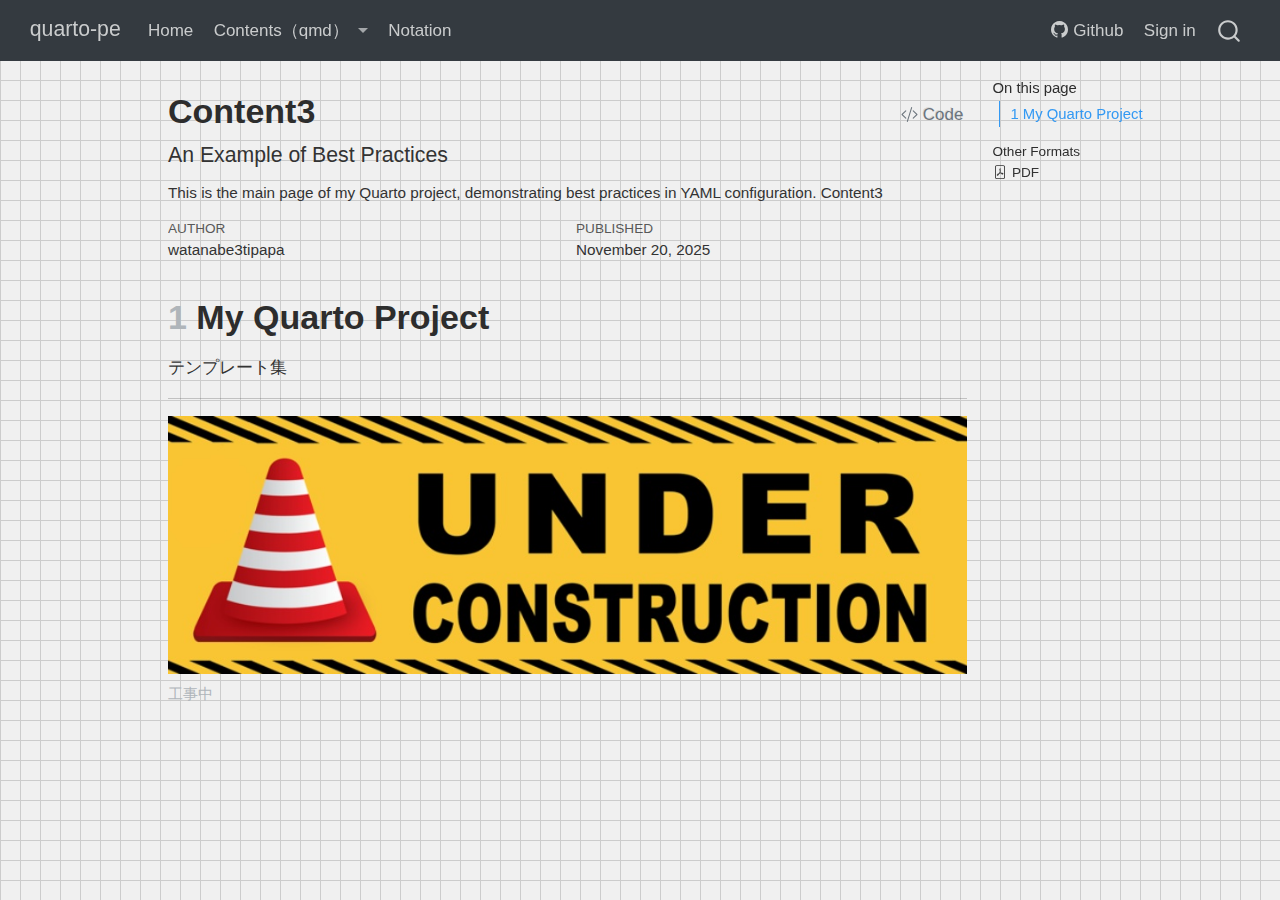
<file: docs/content3.html>
<!DOCTYPE html>
<html xmlns="http://www.w3.org/1999/xhtml" lang="jp" xml:lang="jp"><head>

<meta charset="utf-8">
<meta name="generator" content="quarto-1.8.26">

<meta name="viewport" content="width=device-width, initial-scale=1.0, user-scalable=yes">

<meta name="author" content="watanabe3tipapa">
<meta name="dcterms.date" content="2025-11-20">
<meta name="description" content="This is the main page of my Quarto project, demonstrating best practices in YAML configuration. Content3">

<title>Content3 – quarto-pe</title>
<style>
code{white-space: pre-wrap;}
span.smallcaps{font-variant: small-caps;}
div.columns{display: flex; gap: min(4vw, 1.5em);}
div.column{flex: auto; overflow-x: auto;}
div.hanging-indent{margin-left: 1.5em; text-indent: -1.5em;}
ul.task-list{list-style: none;}
ul.task-list li input[type="checkbox"] {
  width: 0.8em;
  margin: 0 0.8em 0.2em -1em; /* quarto-specific, see https://github.com/quarto-dev/quarto-cli/issues/4556 */ 
  vertical-align: middle;
}
/* CSS for syntax highlighting */
html { -webkit-text-size-adjust: 100%; }
pre > code.sourceCode { white-space: pre; position: relative; }
pre > code.sourceCode > span { display: inline-block; line-height: 1.25; }
pre > code.sourceCode > span:empty { height: 1.2em; }
.sourceCode { overflow: visible; }
code.sourceCode > span { color: inherit; text-decoration: inherit; }
div.sourceCode { margin: 1em 0; }
pre.sourceCode { margin: 0; }
@media screen {
div.sourceCode { overflow: auto; }
}
@media print {
pre > code.sourceCode { white-space: pre-wrap; }
pre > code.sourceCode > span { text-indent: -5em; padding-left: 5em; }
}
pre.numberSource code
  { counter-reset: source-line 0; }
pre.numberSource code > span
  { position: relative; left: -4em; counter-increment: source-line; }
pre.numberSource code > span > a:first-child::before
  { content: counter(source-line);
    position: relative; left: -1em; text-align: right; vertical-align: baseline;
    border: none; display: inline-block;
    -webkit-touch-callout: none; -webkit-user-select: none;
    -khtml-user-select: none; -moz-user-select: none;
    -ms-user-select: none; user-select: none;
    padding: 0 4px; width: 4em;
  }
pre.numberSource { margin-left: 3em;  padding-left: 4px; }
div.sourceCode
  {   }
@media screen {
pre > code.sourceCode > span > a:first-child::before { text-decoration: underline; }
}
</style>


<script src="site_libs/quarto-nav/quarto-nav.js"></script>
<script src="site_libs/quarto-nav/headroom.min.js"></script>
<script src="site_libs/clipboard/clipboard.min.js"></script>
<script src="site_libs/quarto-search/autocomplete.umd.js"></script>
<script src="site_libs/quarto-search/fuse.min.js"></script>
<script src="site_libs/quarto-search/quarto-search.js"></script>
<meta name="quarto:offset" content="./">
<script src="site_libs/quarto-html/quarto.js" type="module"></script>
<script src="site_libs/quarto-html/tabsets/tabsets.js" type="module"></script>
<script src="site_libs/quarto-html/axe/axe-check.js" type="module"></script>
<script src="site_libs/quarto-html/popper.min.js"></script>
<script src="site_libs/quarto-html/tippy.umd.min.js"></script>
<script src="site_libs/quarto-html/anchor.min.js"></script>
<link href="site_libs/quarto-html/tippy.css" rel="stylesheet">
<link href="site_libs/quarto-html/quarto-syntax-highlighting-597958c53c93a607afca12fd375c57ed.css" rel="stylesheet" id="quarto-text-highlighting-styles">
<script src="site_libs/bootstrap/bootstrap.min.js"></script>
<link href="site_libs/bootstrap/bootstrap-icons.css" rel="stylesheet">
<link href="site_libs/bootstrap/bootstrap-ff68a6019b979b3bd137d4b8f2ffe8e7.min.css" rel="stylesheet" append-hash="true" id="quarto-bootstrap" data-mode="light">
<script id="quarto-search-options" type="application/json">{
  "location": "navbar",
  "copy-button": false,
  "collapse-after": 3,
  "panel-placement": "end",
  "type": "overlay",
  "limit": 50,
  "keyboard-shortcut": [
    "f",
    "/",
    "s"
  ],
  "show-item-context": false,
  "language": {
    "search-no-results-text": "No results",
    "search-matching-documents-text": "matching documents",
    "search-copy-link-title": "Copy link to search",
    "search-hide-matches-text": "Hide additional matches",
    "search-more-match-text": "more match in this document",
    "search-more-matches-text": "more matches in this document",
    "search-clear-button-title": "Clear",
    "search-text-placeholder": "",
    "search-detached-cancel-button-title": "Cancel",
    "search-submit-button-title": "Submit",
    "search-label": "Search"
  }
}</script>


<link rel="stylesheet" href="styles.css">
</head>

<body class="nav-fixed quarto-light">

<div id="quarto-search-results"></div>
  <header id="quarto-header" class="headroom fixed-top">
    <nav class="navbar navbar-expand-lg " data-bs-theme="dark">
      <div class="navbar-container container-fluid">
      <div class="navbar-brand-container mx-auto">
    <a class="navbar-brand" href="./index.html">
    <span class="navbar-title">quarto-pe</span>
    </a>
  </div>
            <div id="quarto-search" class="" title="Search"></div>
          <button class="navbar-toggler" type="button" data-bs-toggle="collapse" data-bs-target="#navbarCollapse" aria-controls="navbarCollapse" role="menu" aria-expanded="false" aria-label="Toggle navigation" onclick="if (window.quartoToggleHeadroom) { window.quartoToggleHeadroom(); }">
  <span class="navbar-toggler-icon"></span>
</button>
          <div class="collapse navbar-collapse" id="navbarCollapse">
            <ul class="navbar-nav navbar-nav-scroll me-auto">
  <li class="nav-item">
    <a class="nav-link" href="./index.html"> 
<span class="menu-text">Home</span></a>
  </li>  
  <li class="nav-item dropdown ">
    <a class="nav-link dropdown-toggle" href="#" id="nav-menu-contents（qmd）" role="link" data-bs-toggle="dropdown" aria-expanded="false">
 <span class="menu-text">Contents（qmd）</span>
    </a>
    <ul class="dropdown-menu" aria-labelledby="nav-menu-contents（qmd）">    
        <li>
    <a class="dropdown-item" href="./content1.html">
 <span class="dropdown-text">Content1</span></a>
  </li>  
        <li>
    <a class="dropdown-item" href="./content2.html">
 <span class="dropdown-text">Content2</span></a>
  </li>  
        <li>
    <a class="dropdown-item" href="./content3.html">
 <span class="dropdown-text">Content3</span></a>
  </li>  
        <li>
    <a class="dropdown-item" href="./content4.html">
 <span class="dropdown-text">Content4</span></a>
  </li>  
        <li>
    <a class="dropdown-item" href="./content5.html">
 <span class="dropdown-text">Content5</span></a>
  </li>  
    </ul>
  </li>
  <li class="nav-item">
    <a class="nav-link" href="./notation.html"> 
<span class="menu-text">Notation</span></a>
  </li>  
</ul>
            <ul class="navbar-nav navbar-nav-scroll ms-auto">
  <li class="nav-item">
    <a class="nav-link" href="https://github.com/watanabe3tipapa/quarto-pe"> <i class="bi bi-github" role="img">
</i> 
<span class="menu-text">Github</span></a>
  </li>  
  <li class="nav-item">
    <a class="nav-link" href="./signin.html"> 
<span class="menu-text">Sign in</span></a>
  </li>  
</ul>
          </div> <!-- /navcollapse -->
            <div class="quarto-navbar-tools">
</div>
      </div> <!-- /container-fluid -->
    </nav>
</header>
<!-- content -->
<div id="quarto-content" class="quarto-container page-columns page-rows-contents page-layout-article page-navbar">
<!-- sidebar -->
<!-- margin-sidebar -->
    <div id="quarto-margin-sidebar" class="sidebar margin-sidebar">
        <nav id="TOC" role="doc-toc" class="toc-active">
    <h2 id="toc-title">On this page</h2>
   
  <ul>
  <li><a href="#my-quarto-project" id="toc-my-quarto-project" class="nav-link active" data-scroll-target="#my-quarto-project"><span class="header-section-number">1</span> My Quarto Project</a></li>
  </ul>
<div class="quarto-alternate-formats"><h2>Other Formats</h2><ul><li><a href="content3.pdf"><i class="bi bi-file-pdf"></i>PDF</a></li></ul></div></nav>
    </div>
<!-- main -->
<main class="content" id="quarto-document-content">

<header id="title-block-header" class="quarto-title-block default">
<div class="quarto-title">
<div class="quarto-title-block"><div><h1 class="title">Content3</h1><button type="button" class="btn code-tools-button" id="quarto-code-tools-source"><i class="bi"></i> Code</button></div></div>
<p class="subtitle lead">An Example of Best Practices</p>
</div>

<div>
  <div class="description">
    <p>This is the main page of my Quarto project, demonstrating best practices in YAML configuration. Content3</p>
  </div>
</div>


<div class="quarto-title-meta">

    <div>
    <div class="quarto-title-meta-heading">Author</div>
    <div class="quarto-title-meta-contents">
             <p>watanabe3tipapa </p>
          </div>
  </div>
    
    <div>
    <div class="quarto-title-meta-heading">Published</div>
    <div class="quarto-title-meta-contents">
      <p class="date">November 20, 2025</p>
    </div>
  </div>
  
    
  </div>
  


</header>


<section id="my-quarto-project" class="level1" data-number="1">
<h1 data-number="1"><span class="header-section-number">1</span> My Quarto Project</h1>
<p>テンプレート集</p>
<hr>
<div class="quarto-figure quarto-figure-center">
<figure class="figure">
<p><img src="assets/UC900.jpg" class="img-fluid figure-img" alt="随時掲載していきます"></p>
<figcaption>工事中</figcaption>
</figure>
</div>


<!-- -->

</section>

</main> <!-- /main -->
<script id="quarto-html-after-body" type="application/javascript">
  window.document.addEventListener("DOMContentLoaded", function (event) {
    const icon = "";
    const anchorJS = new window.AnchorJS();
    anchorJS.options = {
      placement: 'right',
      icon: icon
    };
    anchorJS.add('.anchored');
    const isCodeAnnotation = (el) => {
      for (const clz of el.classList) {
        if (clz.startsWith('code-annotation-')) {                     
          return true;
        }
      }
      return false;
    }
    const onCopySuccess = function(e) {
      // button target
      const button = e.trigger;
      // don't keep focus
      button.blur();
      // flash "checked"
      button.classList.add('code-copy-button-checked');
      var currentTitle = button.getAttribute("title");
      button.setAttribute("title", "Copied!");
      let tooltip;
      if (window.bootstrap) {
        button.setAttribute("data-bs-toggle", "tooltip");
        button.setAttribute("data-bs-placement", "left");
        button.setAttribute("data-bs-title", "Copied!");
        tooltip = new bootstrap.Tooltip(button, 
          { trigger: "manual", 
            customClass: "code-copy-button-tooltip",
            offset: [0, -8]});
        tooltip.show();    
      }
      setTimeout(function() {
        if (tooltip) {
          tooltip.hide();
          button.removeAttribute("data-bs-title");
          button.removeAttribute("data-bs-toggle");
          button.removeAttribute("data-bs-placement");
        }
        button.setAttribute("title", currentTitle);
        button.classList.remove('code-copy-button-checked');
      }, 1000);
      // clear code selection
      e.clearSelection();
    }
    const getTextToCopy = function(trigger) {
      const outerScaffold = trigger.parentElement.cloneNode(true);
      const codeEl = outerScaffold.querySelector('code');
      for (const childEl of codeEl.children) {
        if (isCodeAnnotation(childEl)) {
          childEl.remove();
        }
      }
      return codeEl.innerText;
    }
    const clipboard = new window.ClipboardJS('.code-copy-button:not([data-in-quarto-modal])', {
      text: getTextToCopy
    });
    clipboard.on('success', onCopySuccess);
    if (window.document.getElementById('quarto-embedded-source-code-modal')) {
      const clipboardModal = new window.ClipboardJS('.code-copy-button[data-in-quarto-modal]', {
        text: getTextToCopy,
        container: window.document.getElementById('quarto-embedded-source-code-modal')
      });
      clipboardModal.on('success', onCopySuccess);
    }
    const viewSource = window.document.getElementById('quarto-view-source') ||
                       window.document.getElementById('quarto-code-tools-source');
    if (viewSource) {
      const sourceUrl = viewSource.getAttribute("data-quarto-source-url");
      viewSource.addEventListener("click", function(e) {
        if (sourceUrl) {
          // rstudio viewer pane
          if (/\bcapabilities=\b/.test(window.location)) {
            window.open(sourceUrl);
          } else {
            window.location.href = sourceUrl;
          }
        } else {
          const modal = new bootstrap.Modal(document.getElementById('quarto-embedded-source-code-modal'));
          modal.show();
        }
        return false;
      });
    }
    function toggleCodeHandler(show) {
      return function(e) {
        const detailsSrc = window.document.querySelectorAll(".cell > details > .sourceCode");
        for (let i=0; i<detailsSrc.length; i++) {
          const details = detailsSrc[i].parentElement;
          if (show) {
            details.open = true;
          } else {
            details.removeAttribute("open");
          }
        }
        const cellCodeDivs = window.document.querySelectorAll(".cell > .sourceCode");
        const fromCls = show ? "hidden" : "unhidden";
        const toCls = show ? "unhidden" : "hidden";
        for (let i=0; i<cellCodeDivs.length; i++) {
          const codeDiv = cellCodeDivs[i];
          if (codeDiv.classList.contains(fromCls)) {
            codeDiv.classList.remove(fromCls);
            codeDiv.classList.add(toCls);
          } 
        }
        return false;
      }
    }
    const hideAllCode = window.document.getElementById("quarto-hide-all-code");
    if (hideAllCode) {
      hideAllCode.addEventListener("click", toggleCodeHandler(false));
    }
    const showAllCode = window.document.getElementById("quarto-show-all-code");
    if (showAllCode) {
      showAllCode.addEventListener("click", toggleCodeHandler(true));
    }
      var localhostRegex = new RegExp(/^(?:http|https):\/\/localhost\:?[0-9]*\//);
      var mailtoRegex = new RegExp(/^mailto:/);
        var filterRegex = new RegExp('/' + window.location.host + '/');
      var isInternal = (href) => {
          return filterRegex.test(href) || localhostRegex.test(href) || mailtoRegex.test(href);
      }
      // Inspect non-navigation links and adorn them if external
     var links = window.document.querySelectorAll('a[href]:not(.nav-link):not(.navbar-brand):not(.toc-action):not(.sidebar-link):not(.sidebar-item-toggle):not(.pagination-link):not(.no-external):not([aria-hidden]):not(.dropdown-item):not(.quarto-navigation-tool):not(.about-link)');
      for (var i=0; i<links.length; i++) {
        const link = links[i];
        if (!isInternal(link.href)) {
          // undo the damage that might have been done by quarto-nav.js in the case of
          // links that we want to consider external
          if (link.dataset.originalHref !== undefined) {
            link.href = link.dataset.originalHref;
          }
        }
      }
    function tippyHover(el, contentFn, onTriggerFn, onUntriggerFn) {
      const config = {
        allowHTML: true,
        maxWidth: 500,
        delay: 100,
        arrow: false,
        appendTo: function(el) {
            return el.parentElement;
        },
        interactive: true,
        interactiveBorder: 10,
        theme: 'quarto',
        placement: 'bottom-start',
      };
      if (contentFn) {
        config.content = contentFn;
      }
      if (onTriggerFn) {
        config.onTrigger = onTriggerFn;
      }
      if (onUntriggerFn) {
        config.onUntrigger = onUntriggerFn;
      }
      window.tippy(el, config); 
    }
    const noterefs = window.document.querySelectorAll('a[role="doc-noteref"]');
    for (var i=0; i<noterefs.length; i++) {
      const ref = noterefs[i];
      tippyHover(ref, function() {
        // use id or data attribute instead here
        let href = ref.getAttribute('data-footnote-href') || ref.getAttribute('href');
        try { href = new URL(href).hash; } catch {}
        const id = href.replace(/^#\/?/, "");
        const note = window.document.getElementById(id);
        if (note) {
          return note.innerHTML;
        } else {
          return "";
        }
      });
    }
    const xrefs = window.document.querySelectorAll('a.quarto-xref');
    const processXRef = (id, note) => {
      // Strip column container classes
      const stripColumnClz = (el) => {
        el.classList.remove("page-full", "page-columns");
        if (el.children) {
          for (const child of el.children) {
            stripColumnClz(child);
          }
        }
      }
      stripColumnClz(note)
      if (id === null || id.startsWith('sec-')) {
        // Special case sections, only their first couple elements
        const container = document.createElement("div");
        if (note.children && note.children.length > 2) {
          container.appendChild(note.children[0].cloneNode(true));
          for (let i = 1; i < note.children.length; i++) {
            const child = note.children[i];
            if (child.tagName === "P" && child.innerText === "") {
              continue;
            } else {
              container.appendChild(child.cloneNode(true));
              break;
            }
          }
          if (window.Quarto?.typesetMath) {
            window.Quarto.typesetMath(container);
          }
          return container.innerHTML
        } else {
          if (window.Quarto?.typesetMath) {
            window.Quarto.typesetMath(note);
          }
          return note.innerHTML;
        }
      } else {
        // Remove any anchor links if they are present
        const anchorLink = note.querySelector('a.anchorjs-link');
        if (anchorLink) {
          anchorLink.remove();
        }
        if (window.Quarto?.typesetMath) {
          window.Quarto.typesetMath(note);
        }
        if (note.classList.contains("callout")) {
          return note.outerHTML;
        } else {
          return note.innerHTML;
        }
      }
    }
    for (var i=0; i<xrefs.length; i++) {
      const xref = xrefs[i];
      tippyHover(xref, undefined, function(instance) {
        instance.disable();
        let url = xref.getAttribute('href');
        let hash = undefined; 
        if (url.startsWith('#')) {
          hash = url;
        } else {
          try { hash = new URL(url).hash; } catch {}
        }
        if (hash) {
          const id = hash.replace(/^#\/?/, "");
          const note = window.document.getElementById(id);
          if (note !== null) {
            try {
              const html = processXRef(id, note.cloneNode(true));
              instance.setContent(html);
            } finally {
              instance.enable();
              instance.show();
            }
          } else {
            // See if we can fetch this
            fetch(url.split('#')[0])
            .then(res => res.text())
            .then(html => {
              const parser = new DOMParser();
              const htmlDoc = parser.parseFromString(html, "text/html");
              const note = htmlDoc.getElementById(id);
              if (note !== null) {
                const html = processXRef(id, note);
                instance.setContent(html);
              } 
            }).finally(() => {
              instance.enable();
              instance.show();
            });
          }
        } else {
          // See if we can fetch a full url (with no hash to target)
          // This is a special case and we should probably do some content thinning / targeting
          fetch(url)
          .then(res => res.text())
          .then(html => {
            const parser = new DOMParser();
            const htmlDoc = parser.parseFromString(html, "text/html");
            const note = htmlDoc.querySelector('main.content');
            if (note !== null) {
              // This should only happen for chapter cross references
              // (since there is no id in the URL)
              // remove the first header
              if (note.children.length > 0 && note.children[0].tagName === "HEADER") {
                note.children[0].remove();
              }
              const html = processXRef(null, note);
              instance.setContent(html);
            } 
          }).finally(() => {
            instance.enable();
            instance.show();
          });
        }
      }, function(instance) {
      });
    }
        let selectedAnnoteEl;
        const selectorForAnnotation = ( cell, annotation) => {
          let cellAttr = 'data-code-cell="' + cell + '"';
          let lineAttr = 'data-code-annotation="' +  annotation + '"';
          const selector = 'span[' + cellAttr + '][' + lineAttr + ']';
          return selector;
        }
        const selectCodeLines = (annoteEl) => {
          const doc = window.document;
          const targetCell = annoteEl.getAttribute("data-target-cell");
          const targetAnnotation = annoteEl.getAttribute("data-target-annotation");
          const annoteSpan = window.document.querySelector(selectorForAnnotation(targetCell, targetAnnotation));
          const lines = annoteSpan.getAttribute("data-code-lines").split(",");
          const lineIds = lines.map((line) => {
            return targetCell + "-" + line;
          })
          let top = null;
          let height = null;
          let parent = null;
          if (lineIds.length > 0) {
              //compute the position of the single el (top and bottom and make a div)
              const el = window.document.getElementById(lineIds[0]);
              top = el.offsetTop;
              height = el.offsetHeight;
              parent = el.parentElement.parentElement;
            if (lineIds.length > 1) {
              const lastEl = window.document.getElementById(lineIds[lineIds.length - 1]);
              const bottom = lastEl.offsetTop + lastEl.offsetHeight;
              height = bottom - top;
            }
            if (top !== null && height !== null && parent !== null) {
              // cook up a div (if necessary) and position it 
              let div = window.document.getElementById("code-annotation-line-highlight");
              if (div === null) {
                div = window.document.createElement("div");
                div.setAttribute("id", "code-annotation-line-highlight");
                div.style.position = 'absolute';
                parent.appendChild(div);
              }
              div.style.top = top - 2 + "px";
              div.style.height = height + 4 + "px";
              div.style.left = 0;
              let gutterDiv = window.document.getElementById("code-annotation-line-highlight-gutter");
              if (gutterDiv === null) {
                gutterDiv = window.document.createElement("div");
                gutterDiv.setAttribute("id", "code-annotation-line-highlight-gutter");
                gutterDiv.style.position = 'absolute';
                const codeCell = window.document.getElementById(targetCell);
                const gutter = codeCell.querySelector('.code-annotation-gutter');
                gutter.appendChild(gutterDiv);
              }
              gutterDiv.style.top = top - 2 + "px";
              gutterDiv.style.height = height + 4 + "px";
            }
            selectedAnnoteEl = annoteEl;
          }
        };
        const unselectCodeLines = () => {
          const elementsIds = ["code-annotation-line-highlight", "code-annotation-line-highlight-gutter"];
          elementsIds.forEach((elId) => {
            const div = window.document.getElementById(elId);
            if (div) {
              div.remove();
            }
          });
          selectedAnnoteEl = undefined;
        };
          // Handle positioning of the toggle
      window.addEventListener(
        "resize",
        throttle(() => {
          elRect = undefined;
          if (selectedAnnoteEl) {
            selectCodeLines(selectedAnnoteEl);
          }
        }, 10)
      );
      function throttle(fn, ms) {
      let throttle = false;
      let timer;
        return (...args) => {
          if(!throttle) { // first call gets through
              fn.apply(this, args);
              throttle = true;
          } else { // all the others get throttled
              if(timer) clearTimeout(timer); // cancel #2
              timer = setTimeout(() => {
                fn.apply(this, args);
                timer = throttle = false;
              }, ms);
          }
        };
      }
        // Attach click handler to the DT
        const annoteDls = window.document.querySelectorAll('dt[data-target-cell]');
        for (const annoteDlNode of annoteDls) {
          annoteDlNode.addEventListener('click', (event) => {
            const clickedEl = event.target;
            if (clickedEl !== selectedAnnoteEl) {
              unselectCodeLines();
              const activeEl = window.document.querySelector('dt[data-target-cell].code-annotation-active');
              if (activeEl) {
                activeEl.classList.remove('code-annotation-active');
              }
              selectCodeLines(clickedEl);
              clickedEl.classList.add('code-annotation-active');
            } else {
              // Unselect the line
              unselectCodeLines();
              clickedEl.classList.remove('code-annotation-active');
            }
          });
        }
    const findCites = (el) => {
      const parentEl = el.parentElement;
      if (parentEl) {
        const cites = parentEl.dataset.cites;
        if (cites) {
          return {
            el,
            cites: cites.split(' ')
          };
        } else {
          return findCites(el.parentElement)
        }
      } else {
        return undefined;
      }
    };
    var bibliorefs = window.document.querySelectorAll('a[role="doc-biblioref"]');
    for (var i=0; i<bibliorefs.length; i++) {
      const ref = bibliorefs[i];
      const citeInfo = findCites(ref);
      if (citeInfo) {
        tippyHover(citeInfo.el, function() {
          var popup = window.document.createElement('div');
          citeInfo.cites.forEach(function(cite) {
            var citeDiv = window.document.createElement('div');
            citeDiv.classList.add('hanging-indent');
            citeDiv.classList.add('csl-entry');
            var biblioDiv = window.document.getElementById('ref-' + cite);
            if (biblioDiv) {
              citeDiv.innerHTML = biblioDiv.innerHTML;
            }
            popup.appendChild(citeDiv);
          });
          return popup.innerHTML;
        });
      }
    }
  });
  </script><div class="modal fade" id="quarto-embedded-source-code-modal" tabindex="-1" aria-labelledby="quarto-embedded-source-code-modal-label" aria-hidden="true"><div class="modal-dialog modal-dialog-scrollable"><div class="modal-content"><div class="modal-header"><h5 class="modal-title" id="quarto-embedded-source-code-modal-label">Source Code</h5><button class="btn-close" data-bs-dismiss="modal"></button></div><div class="modal-body"><div class="">
<div class="code-copy-outer-scaffold"><div class="sourceCode" id="cb1" data-shortcodes="false"><pre class="sourceCode markdown code-with-copy"><code class="sourceCode markdown"><span id="cb1-1"><a href="#cb1-1" aria-hidden="true" tabindex="-1"></a><span class="co">---</span></span>
<span id="cb1-2"><a href="#cb1-2" aria-hidden="true" tabindex="-1"></a><span class="an">title:</span><span class="co"> "Content3"</span></span>
<span id="cb1-3"><a href="#cb1-3" aria-hidden="true" tabindex="-1"></a><span class="an">subtitle:</span><span class="co"> "An Example of Best Practices"</span></span>
<span id="cb1-4"><a href="#cb1-4" aria-hidden="true" tabindex="-1"></a><span class="an">author:</span><span class="co"> "watanabe3tipapa"</span></span>
<span id="cb1-5"><a href="#cb1-5" aria-hidden="true" tabindex="-1"></a><span class="an">date:</span><span class="co"> last-modified</span></span>
<span id="cb1-6"><a href="#cb1-6" aria-hidden="true" tabindex="-1"></a><span class="an">description:</span><span class="co"> |</span></span>
<span id="cb1-7"><a href="#cb1-7" aria-hidden="true" tabindex="-1"></a><span class="co">  This is the main page of my Quarto project, </span></span>
<span id="cb1-8"><a href="#cb1-8" aria-hidden="true" tabindex="-1"></a><span class="co">  demonstrating best practices in YAML configuration.</span></span>
<span id="cb1-9"><a href="#cb1-9" aria-hidden="true" tabindex="-1"></a><span class="co">  Content3</span></span>
<span id="cb1-10"><a href="#cb1-10" aria-hidden="true" tabindex="-1"></a><span class="an">lang:</span><span class="co"> jp</span></span>
<span id="cb1-11"><a href="#cb1-11" aria-hidden="true" tabindex="-1"></a><span class="an">toc:</span><span class="co"> true</span></span>
<span id="cb1-12"><a href="#cb1-12" aria-hidden="true" tabindex="-1"></a><span class="an">number-sections:</span><span class="co"> true</span></span>
<span id="cb1-13"><a href="#cb1-13" aria-hidden="true" tabindex="-1"></a><span class="an">highlight-style:</span><span class="co"> github</span></span>
<span id="cb1-14"><a href="#cb1-14" aria-hidden="true" tabindex="-1"></a><span class="an">code-fold:</span><span class="co"> show</span></span>
<span id="cb1-15"><a href="#cb1-15" aria-hidden="true" tabindex="-1"></a><span class="an">execute:</span></span>
<span id="cb1-16"><a href="#cb1-16" aria-hidden="true" tabindex="-1"></a><span class="co">  echo: false</span></span>
<span id="cb1-17"><a href="#cb1-17" aria-hidden="true" tabindex="-1"></a><span class="co">  warning: false</span></span>
<span id="cb1-18"><a href="#cb1-18" aria-hidden="true" tabindex="-1"></a><span class="an">format:</span></span>
<span id="cb1-19"><a href="#cb1-19" aria-hidden="true" tabindex="-1"></a><span class="co">  html:</span></span>
<span id="cb1-20"><a href="#cb1-20" aria-hidden="true" tabindex="-1"></a><span class="co">    css: styles.css</span></span>
<span id="cb1-21"><a href="#cb1-21" aria-hidden="true" tabindex="-1"></a><span class="co">  pdf:</span></span>
<span id="cb1-22"><a href="#cb1-22" aria-hidden="true" tabindex="-1"></a><span class="co">    documentclass: article</span></span>
<span id="cb1-23"><a href="#cb1-23" aria-hidden="true" tabindex="-1"></a><span class="co">    papersize: a4</span></span>
<span id="cb1-24"><a href="#cb1-24" aria-hidden="true" tabindex="-1"></a><span class="co">---</span></span>
<span id="cb1-25"><a href="#cb1-25" aria-hidden="true" tabindex="-1"></a></span>
<span id="cb1-26"><a href="#cb1-26" aria-hidden="true" tabindex="-1"></a><span class="fu"># My Quarto Project</span></span>
<span id="cb1-27"><a href="#cb1-27" aria-hidden="true" tabindex="-1"></a></span>
<span id="cb1-28"><a href="#cb1-28" aria-hidden="true" tabindex="-1"></a>テンプレート集</span>
<span id="cb1-29"><a href="#cb1-29" aria-hidden="true" tabindex="-1"></a></span>
<span id="cb1-30"><a href="#cb1-30" aria-hidden="true" tabindex="-1"></a>------------------------------------------------------------------------</span>
<span id="cb1-31"><a href="#cb1-31" aria-hidden="true" tabindex="-1"></a></span>
<span id="cb1-32"><a href="#cb1-32" aria-hidden="true" tabindex="-1"></a><span class="al">![工事中](assets/UC900.jpg)</span>{fig-alt="随時掲載していきます" fig-align="center"}</span></code></pre></div><button title="Copy to Clipboard" class="code-copy-button" data-in-quarto-modal=""><i class="bi"></i></button></div>
</div></div></div></div></div>
</div> <!-- /content -->




</body></html>
</file>
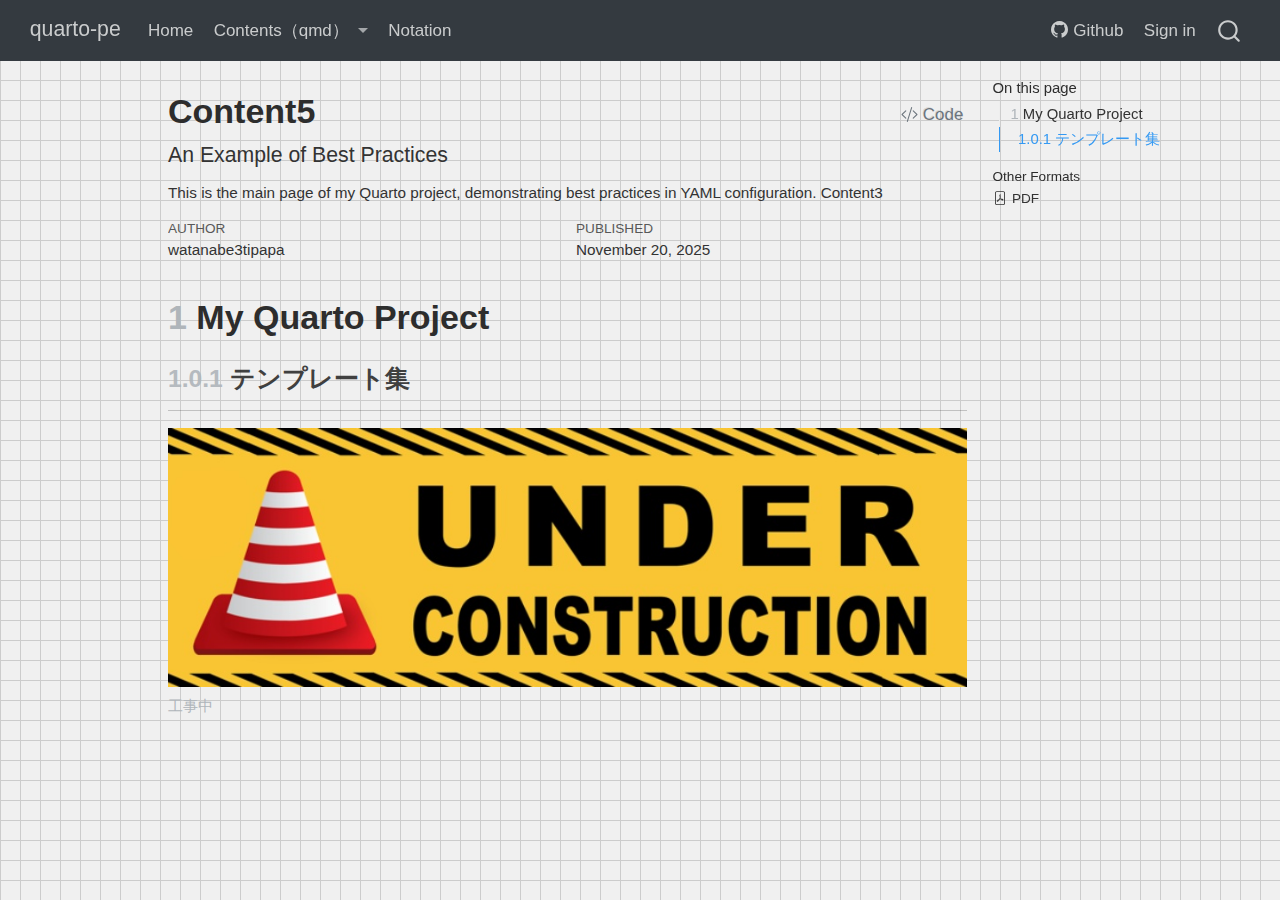
<file: docs/content5.html>
<!DOCTYPE html>
<html xmlns="http://www.w3.org/1999/xhtml" lang="jp" xml:lang="jp"><head>

<meta charset="utf-8">
<meta name="generator" content="quarto-1.8.26">

<meta name="viewport" content="width=device-width, initial-scale=1.0, user-scalable=yes">

<meta name="author" content="watanabe3tipapa">
<meta name="dcterms.date" content="2025-11-20">
<meta name="description" content="This is the main page of my Quarto project, demonstrating best practices in YAML configuration. Content3">

<title>Content5 – quarto-pe</title>
<style>
code{white-space: pre-wrap;}
span.smallcaps{font-variant: small-caps;}
div.columns{display: flex; gap: min(4vw, 1.5em);}
div.column{flex: auto; overflow-x: auto;}
div.hanging-indent{margin-left: 1.5em; text-indent: -1.5em;}
ul.task-list{list-style: none;}
ul.task-list li input[type="checkbox"] {
  width: 0.8em;
  margin: 0 0.8em 0.2em -1em; /* quarto-specific, see https://github.com/quarto-dev/quarto-cli/issues/4556 */ 
  vertical-align: middle;
}
/* CSS for syntax highlighting */
html { -webkit-text-size-adjust: 100%; }
pre > code.sourceCode { white-space: pre; position: relative; }
pre > code.sourceCode > span { display: inline-block; line-height: 1.25; }
pre > code.sourceCode > span:empty { height: 1.2em; }
.sourceCode { overflow: visible; }
code.sourceCode > span { color: inherit; text-decoration: inherit; }
div.sourceCode { margin: 1em 0; }
pre.sourceCode { margin: 0; }
@media screen {
div.sourceCode { overflow: auto; }
}
@media print {
pre > code.sourceCode { white-space: pre-wrap; }
pre > code.sourceCode > span { text-indent: -5em; padding-left: 5em; }
}
pre.numberSource code
  { counter-reset: source-line 0; }
pre.numberSource code > span
  { position: relative; left: -4em; counter-increment: source-line; }
pre.numberSource code > span > a:first-child::before
  { content: counter(source-line);
    position: relative; left: -1em; text-align: right; vertical-align: baseline;
    border: none; display: inline-block;
    -webkit-touch-callout: none; -webkit-user-select: none;
    -khtml-user-select: none; -moz-user-select: none;
    -ms-user-select: none; user-select: none;
    padding: 0 4px; width: 4em;
  }
pre.numberSource { margin-left: 3em;  padding-left: 4px; }
div.sourceCode
  {   }
@media screen {
pre > code.sourceCode > span > a:first-child::before { text-decoration: underline; }
}
</style>


<script src="site_libs/quarto-nav/quarto-nav.js"></script>
<script src="site_libs/quarto-nav/headroom.min.js"></script>
<script src="site_libs/clipboard/clipboard.min.js"></script>
<script src="site_libs/quarto-search/autocomplete.umd.js"></script>
<script src="site_libs/quarto-search/fuse.min.js"></script>
<script src="site_libs/quarto-search/quarto-search.js"></script>
<meta name="quarto:offset" content="./">
<script src="site_libs/quarto-html/quarto.js" type="module"></script>
<script src="site_libs/quarto-html/tabsets/tabsets.js" type="module"></script>
<script src="site_libs/quarto-html/axe/axe-check.js" type="module"></script>
<script src="site_libs/quarto-html/popper.min.js"></script>
<script src="site_libs/quarto-html/tippy.umd.min.js"></script>
<script src="site_libs/quarto-html/anchor.min.js"></script>
<link href="site_libs/quarto-html/tippy.css" rel="stylesheet">
<link href="site_libs/quarto-html/quarto-syntax-highlighting-597958c53c93a607afca12fd375c57ed.css" rel="stylesheet" id="quarto-text-highlighting-styles">
<script src="site_libs/bootstrap/bootstrap.min.js"></script>
<link href="site_libs/bootstrap/bootstrap-icons.css" rel="stylesheet">
<link href="site_libs/bootstrap/bootstrap-ff68a6019b979b3bd137d4b8f2ffe8e7.min.css" rel="stylesheet" append-hash="true" id="quarto-bootstrap" data-mode="light">
<script id="quarto-search-options" type="application/json">{
  "location": "navbar",
  "copy-button": false,
  "collapse-after": 3,
  "panel-placement": "end",
  "type": "overlay",
  "limit": 50,
  "keyboard-shortcut": [
    "f",
    "/",
    "s"
  ],
  "show-item-context": false,
  "language": {
    "search-no-results-text": "No results",
    "search-matching-documents-text": "matching documents",
    "search-copy-link-title": "Copy link to search",
    "search-hide-matches-text": "Hide additional matches",
    "search-more-match-text": "more match in this document",
    "search-more-matches-text": "more matches in this document",
    "search-clear-button-title": "Clear",
    "search-text-placeholder": "",
    "search-detached-cancel-button-title": "Cancel",
    "search-submit-button-title": "Submit",
    "search-label": "Search"
  }
}</script>


<link rel="stylesheet" href="styles.css">
<link rel="stylesheet" href="custom-styles.css">
</head>

<body class="nav-fixed quarto-light">

<div id="quarto-search-results"></div>
  <header id="quarto-header" class="headroom fixed-top">
    <nav class="navbar navbar-expand-lg " data-bs-theme="dark">
      <div class="navbar-container container-fluid">
      <div class="navbar-brand-container mx-auto">
    <a class="navbar-brand" href="./index.html">
    <span class="navbar-title">quarto-pe</span>
    </a>
  </div>
            <div id="quarto-search" class="" title="Search"></div>
          <button class="navbar-toggler" type="button" data-bs-toggle="collapse" data-bs-target="#navbarCollapse" aria-controls="navbarCollapse" role="menu" aria-expanded="false" aria-label="Toggle navigation" onclick="if (window.quartoToggleHeadroom) { window.quartoToggleHeadroom(); }">
  <span class="navbar-toggler-icon"></span>
</button>
          <div class="collapse navbar-collapse" id="navbarCollapse">
            <ul class="navbar-nav navbar-nav-scroll me-auto">
  <li class="nav-item">
    <a class="nav-link" href="./index.html"> 
<span class="menu-text">Home</span></a>
  </li>  
  <li class="nav-item dropdown ">
    <a class="nav-link dropdown-toggle" href="#" id="nav-menu-contents（qmd）" role="link" data-bs-toggle="dropdown" aria-expanded="false">
 <span class="menu-text">Contents（qmd）</span>
    </a>
    <ul class="dropdown-menu" aria-labelledby="nav-menu-contents（qmd）">    
        <li>
    <a class="dropdown-item" href="./content1.html">
 <span class="dropdown-text">Content1</span></a>
  </li>  
        <li>
    <a class="dropdown-item" href="./content2.html">
 <span class="dropdown-text">Content2</span></a>
  </li>  
        <li>
    <a class="dropdown-item" href="./content3.html">
 <span class="dropdown-text">Content3</span></a>
  </li>  
        <li>
    <a class="dropdown-item" href="./content4.html">
 <span class="dropdown-text">Content4</span></a>
  </li>  
        <li>
    <a class="dropdown-item" href="./content5.html">
 <span class="dropdown-text">Content5</span></a>
  </li>  
    </ul>
  </li>
  <li class="nav-item">
    <a class="nav-link" href="./notation.html"> 
<span class="menu-text">Notation</span></a>
  </li>  
</ul>
            <ul class="navbar-nav navbar-nav-scroll ms-auto">
  <li class="nav-item">
    <a class="nav-link" href="https://github.com/watanabe3tipapa/quarto-pe"> <i class="bi bi-github" role="img">
</i> 
<span class="menu-text">Github</span></a>
  </li>  
  <li class="nav-item">
    <a class="nav-link" href="./signin.html"> 
<span class="menu-text">Sign in</span></a>
  </li>  
</ul>
          </div> <!-- /navcollapse -->
            <div class="quarto-navbar-tools">
</div>
      </div> <!-- /container-fluid -->
    </nav>
</header>
<!-- content -->
<div id="quarto-content" class="quarto-container page-columns page-rows-contents page-layout-article page-navbar">
<!-- sidebar -->
<!-- margin-sidebar -->
    <div id="quarto-margin-sidebar" class="sidebar margin-sidebar">
        <nav id="TOC" role="doc-toc" class="toc-active">
    <h2 id="toc-title">On this page</h2>
   
  <ul>
  <li><a href="#my-quarto-project" id="toc-my-quarto-project" class="nav-link active" data-scroll-target="#my-quarto-project"><span class="header-section-number">1</span> My Quarto Project</a>
  <ul class="collapse">
  <li><a href="#テンプレート集" id="toc-テンプレート集" class="nav-link" data-scroll-target="#テンプレート集"><span class="header-section-number">1.0.1</span> テンプレート集</a></li>
  </ul></li>
  </ul>
<div class="quarto-alternate-formats"><h2>Other Formats</h2><ul><li><a href="content5.pdf"><i class="bi bi-file-pdf"></i>PDF</a></li></ul></div></nav>
    </div>
<!-- main -->
<main class="content" id="quarto-document-content">

<header id="title-block-header" class="quarto-title-block default">
<div class="quarto-title">
<div class="quarto-title-block"><div><h1 class="title">Content5</h1><button type="button" class="btn code-tools-button" id="quarto-code-tools-source"><i class="bi"></i> Code</button></div></div>
<p class="subtitle lead">An Example of Best Practices</p>
</div>

<div>
  <div class="description">
    <p>This is the main page of my Quarto project, demonstrating best practices in YAML configuration. Content3</p>
  </div>
</div>


<div class="quarto-title-meta">

    <div>
    <div class="quarto-title-meta-heading">Author</div>
    <div class="quarto-title-meta-contents">
             <p>watanabe3tipapa </p>
          </div>
  </div>
    
    <div>
    <div class="quarto-title-meta-heading">Published</div>
    <div class="quarto-title-meta-contents">
      <p class="date">November 20, 2025</p>
    </div>
  </div>
  
    
  </div>
  


</header>


<section id="my-quarto-project" class="level1" data-number="1">
<h1 data-number="1"><span class="header-section-number">1</span> My Quarto Project</h1>
<section id="テンプレート集" class="level3" data-number="1.0.1">
<h3 data-number="1.0.1" class="anchored" data-anchor-id="テンプレート集"><span class="header-section-number">1.0.1</span> テンプレート集</h3>
<hr>
<div class="quarto-figure quarto-figure-center">
<figure class="figure">
<p><img src="assets/UC900.jpg" class="img-fluid figure-img" alt="随時掲載していきます"></p>
<figcaption>工事中</figcaption>
</figure>
</div>


<!-- -->

</section>
</section>

</main> <!-- /main -->
<script id="quarto-html-after-body" type="application/javascript">
  window.document.addEventListener("DOMContentLoaded", function (event) {
    const icon = "";
    const anchorJS = new window.AnchorJS();
    anchorJS.options = {
      placement: 'right',
      icon: icon
    };
    anchorJS.add('.anchored');
    const isCodeAnnotation = (el) => {
      for (const clz of el.classList) {
        if (clz.startsWith('code-annotation-')) {                     
          return true;
        }
      }
      return false;
    }
    const onCopySuccess = function(e) {
      // button target
      const button = e.trigger;
      // don't keep focus
      button.blur();
      // flash "checked"
      button.classList.add('code-copy-button-checked');
      var currentTitle = button.getAttribute("title");
      button.setAttribute("title", "Copied!");
      let tooltip;
      if (window.bootstrap) {
        button.setAttribute("data-bs-toggle", "tooltip");
        button.setAttribute("data-bs-placement", "left");
        button.setAttribute("data-bs-title", "Copied!");
        tooltip = new bootstrap.Tooltip(button, 
          { trigger: "manual", 
            customClass: "code-copy-button-tooltip",
            offset: [0, -8]});
        tooltip.show();    
      }
      setTimeout(function() {
        if (tooltip) {
          tooltip.hide();
          button.removeAttribute("data-bs-title");
          button.removeAttribute("data-bs-toggle");
          button.removeAttribute("data-bs-placement");
        }
        button.setAttribute("title", currentTitle);
        button.classList.remove('code-copy-button-checked');
      }, 1000);
      // clear code selection
      e.clearSelection();
    }
    const getTextToCopy = function(trigger) {
      const outerScaffold = trigger.parentElement.cloneNode(true);
      const codeEl = outerScaffold.querySelector('code');
      for (const childEl of codeEl.children) {
        if (isCodeAnnotation(childEl)) {
          childEl.remove();
        }
      }
      return codeEl.innerText;
    }
    const clipboard = new window.ClipboardJS('.code-copy-button:not([data-in-quarto-modal])', {
      text: getTextToCopy
    });
    clipboard.on('success', onCopySuccess);
    if (window.document.getElementById('quarto-embedded-source-code-modal')) {
      const clipboardModal = new window.ClipboardJS('.code-copy-button[data-in-quarto-modal]', {
        text: getTextToCopy,
        container: window.document.getElementById('quarto-embedded-source-code-modal')
      });
      clipboardModal.on('success', onCopySuccess);
    }
    const viewSource = window.document.getElementById('quarto-view-source') ||
                       window.document.getElementById('quarto-code-tools-source');
    if (viewSource) {
      const sourceUrl = viewSource.getAttribute("data-quarto-source-url");
      viewSource.addEventListener("click", function(e) {
        if (sourceUrl) {
          // rstudio viewer pane
          if (/\bcapabilities=\b/.test(window.location)) {
            window.open(sourceUrl);
          } else {
            window.location.href = sourceUrl;
          }
        } else {
          const modal = new bootstrap.Modal(document.getElementById('quarto-embedded-source-code-modal'));
          modal.show();
        }
        return false;
      });
    }
    function toggleCodeHandler(show) {
      return function(e) {
        const detailsSrc = window.document.querySelectorAll(".cell > details > .sourceCode");
        for (let i=0; i<detailsSrc.length; i++) {
          const details = detailsSrc[i].parentElement;
          if (show) {
            details.open = true;
          } else {
            details.removeAttribute("open");
          }
        }
        const cellCodeDivs = window.document.querySelectorAll(".cell > .sourceCode");
        const fromCls = show ? "hidden" : "unhidden";
        const toCls = show ? "unhidden" : "hidden";
        for (let i=0; i<cellCodeDivs.length; i++) {
          const codeDiv = cellCodeDivs[i];
          if (codeDiv.classList.contains(fromCls)) {
            codeDiv.classList.remove(fromCls);
            codeDiv.classList.add(toCls);
          } 
        }
        return false;
      }
    }
    const hideAllCode = window.document.getElementById("quarto-hide-all-code");
    if (hideAllCode) {
      hideAllCode.addEventListener("click", toggleCodeHandler(false));
    }
    const showAllCode = window.document.getElementById("quarto-show-all-code");
    if (showAllCode) {
      showAllCode.addEventListener("click", toggleCodeHandler(true));
    }
      var localhostRegex = new RegExp(/^(?:http|https):\/\/localhost\:?[0-9]*\//);
      var mailtoRegex = new RegExp(/^mailto:/);
        var filterRegex = new RegExp('/' + window.location.host + '/');
      var isInternal = (href) => {
          return filterRegex.test(href) || localhostRegex.test(href) || mailtoRegex.test(href);
      }
      // Inspect non-navigation links and adorn them if external
     var links = window.document.querySelectorAll('a[href]:not(.nav-link):not(.navbar-brand):not(.toc-action):not(.sidebar-link):not(.sidebar-item-toggle):not(.pagination-link):not(.no-external):not([aria-hidden]):not(.dropdown-item):not(.quarto-navigation-tool):not(.about-link)');
      for (var i=0; i<links.length; i++) {
        const link = links[i];
        if (!isInternal(link.href)) {
          // undo the damage that might have been done by quarto-nav.js in the case of
          // links that we want to consider external
          if (link.dataset.originalHref !== undefined) {
            link.href = link.dataset.originalHref;
          }
        }
      }
    function tippyHover(el, contentFn, onTriggerFn, onUntriggerFn) {
      const config = {
        allowHTML: true,
        maxWidth: 500,
        delay: 100,
        arrow: false,
        appendTo: function(el) {
            return el.parentElement;
        },
        interactive: true,
        interactiveBorder: 10,
        theme: 'quarto',
        placement: 'bottom-start',
      };
      if (contentFn) {
        config.content = contentFn;
      }
      if (onTriggerFn) {
        config.onTrigger = onTriggerFn;
      }
      if (onUntriggerFn) {
        config.onUntrigger = onUntriggerFn;
      }
      window.tippy(el, config); 
    }
    const noterefs = window.document.querySelectorAll('a[role="doc-noteref"]');
    for (var i=0; i<noterefs.length; i++) {
      const ref = noterefs[i];
      tippyHover(ref, function() {
        // use id or data attribute instead here
        let href = ref.getAttribute('data-footnote-href') || ref.getAttribute('href');
        try { href = new URL(href).hash; } catch {}
        const id = href.replace(/^#\/?/, "");
        const note = window.document.getElementById(id);
        if (note) {
          return note.innerHTML;
        } else {
          return "";
        }
      });
    }
    const xrefs = window.document.querySelectorAll('a.quarto-xref');
    const processXRef = (id, note) => {
      // Strip column container classes
      const stripColumnClz = (el) => {
        el.classList.remove("page-full", "page-columns");
        if (el.children) {
          for (const child of el.children) {
            stripColumnClz(child);
          }
        }
      }
      stripColumnClz(note)
      if (id === null || id.startsWith('sec-')) {
        // Special case sections, only their first couple elements
        const container = document.createElement("div");
        if (note.children && note.children.length > 2) {
          container.appendChild(note.children[0].cloneNode(true));
          for (let i = 1; i < note.children.length; i++) {
            const child = note.children[i];
            if (child.tagName === "P" && child.innerText === "") {
              continue;
            } else {
              container.appendChild(child.cloneNode(true));
              break;
            }
          }
          if (window.Quarto?.typesetMath) {
            window.Quarto.typesetMath(container);
          }
          return container.innerHTML
        } else {
          if (window.Quarto?.typesetMath) {
            window.Quarto.typesetMath(note);
          }
          return note.innerHTML;
        }
      } else {
        // Remove any anchor links if they are present
        const anchorLink = note.querySelector('a.anchorjs-link');
        if (anchorLink) {
          anchorLink.remove();
        }
        if (window.Quarto?.typesetMath) {
          window.Quarto.typesetMath(note);
        }
        if (note.classList.contains("callout")) {
          return note.outerHTML;
        } else {
          return note.innerHTML;
        }
      }
    }
    for (var i=0; i<xrefs.length; i++) {
      const xref = xrefs[i];
      tippyHover(xref, undefined, function(instance) {
        instance.disable();
        let url = xref.getAttribute('href');
        let hash = undefined; 
        if (url.startsWith('#')) {
          hash = url;
        } else {
          try { hash = new URL(url).hash; } catch {}
        }
        if (hash) {
          const id = hash.replace(/^#\/?/, "");
          const note = window.document.getElementById(id);
          if (note !== null) {
            try {
              const html = processXRef(id, note.cloneNode(true));
              instance.setContent(html);
            } finally {
              instance.enable();
              instance.show();
            }
          } else {
            // See if we can fetch this
            fetch(url.split('#')[0])
            .then(res => res.text())
            .then(html => {
              const parser = new DOMParser();
              const htmlDoc = parser.parseFromString(html, "text/html");
              const note = htmlDoc.getElementById(id);
              if (note !== null) {
                const html = processXRef(id, note);
                instance.setContent(html);
              } 
            }).finally(() => {
              instance.enable();
              instance.show();
            });
          }
        } else {
          // See if we can fetch a full url (with no hash to target)
          // This is a special case and we should probably do some content thinning / targeting
          fetch(url)
          .then(res => res.text())
          .then(html => {
            const parser = new DOMParser();
            const htmlDoc = parser.parseFromString(html, "text/html");
            const note = htmlDoc.querySelector('main.content');
            if (note !== null) {
              // This should only happen for chapter cross references
              // (since there is no id in the URL)
              // remove the first header
              if (note.children.length > 0 && note.children[0].tagName === "HEADER") {
                note.children[0].remove();
              }
              const html = processXRef(null, note);
              instance.setContent(html);
            } 
          }).finally(() => {
            instance.enable();
            instance.show();
          });
        }
      }, function(instance) {
      });
    }
        let selectedAnnoteEl;
        const selectorForAnnotation = ( cell, annotation) => {
          let cellAttr = 'data-code-cell="' + cell + '"';
          let lineAttr = 'data-code-annotation="' +  annotation + '"';
          const selector = 'span[' + cellAttr + '][' + lineAttr + ']';
          return selector;
        }
        const selectCodeLines = (annoteEl) => {
          const doc = window.document;
          const targetCell = annoteEl.getAttribute("data-target-cell");
          const targetAnnotation = annoteEl.getAttribute("data-target-annotation");
          const annoteSpan = window.document.querySelector(selectorForAnnotation(targetCell, targetAnnotation));
          const lines = annoteSpan.getAttribute("data-code-lines").split(",");
          const lineIds = lines.map((line) => {
            return targetCell + "-" + line;
          })
          let top = null;
          let height = null;
          let parent = null;
          if (lineIds.length > 0) {
              //compute the position of the single el (top and bottom and make a div)
              const el = window.document.getElementById(lineIds[0]);
              top = el.offsetTop;
              height = el.offsetHeight;
              parent = el.parentElement.parentElement;
            if (lineIds.length > 1) {
              const lastEl = window.document.getElementById(lineIds[lineIds.length - 1]);
              const bottom = lastEl.offsetTop + lastEl.offsetHeight;
              height = bottom - top;
            }
            if (top !== null && height !== null && parent !== null) {
              // cook up a div (if necessary) and position it 
              let div = window.document.getElementById("code-annotation-line-highlight");
              if (div === null) {
                div = window.document.createElement("div");
                div.setAttribute("id", "code-annotation-line-highlight");
                div.style.position = 'absolute';
                parent.appendChild(div);
              }
              div.style.top = top - 2 + "px";
              div.style.height = height + 4 + "px";
              div.style.left = 0;
              let gutterDiv = window.document.getElementById("code-annotation-line-highlight-gutter");
              if (gutterDiv === null) {
                gutterDiv = window.document.createElement("div");
                gutterDiv.setAttribute("id", "code-annotation-line-highlight-gutter");
                gutterDiv.style.position = 'absolute';
                const codeCell = window.document.getElementById(targetCell);
                const gutter = codeCell.querySelector('.code-annotation-gutter');
                gutter.appendChild(gutterDiv);
              }
              gutterDiv.style.top = top - 2 + "px";
              gutterDiv.style.height = height + 4 + "px";
            }
            selectedAnnoteEl = annoteEl;
          }
        };
        const unselectCodeLines = () => {
          const elementsIds = ["code-annotation-line-highlight", "code-annotation-line-highlight-gutter"];
          elementsIds.forEach((elId) => {
            const div = window.document.getElementById(elId);
            if (div) {
              div.remove();
            }
          });
          selectedAnnoteEl = undefined;
        };
          // Handle positioning of the toggle
      window.addEventListener(
        "resize",
        throttle(() => {
          elRect = undefined;
          if (selectedAnnoteEl) {
            selectCodeLines(selectedAnnoteEl);
          }
        }, 10)
      );
      function throttle(fn, ms) {
      let throttle = false;
      let timer;
        return (...args) => {
          if(!throttle) { // first call gets through
              fn.apply(this, args);
              throttle = true;
          } else { // all the others get throttled
              if(timer) clearTimeout(timer); // cancel #2
              timer = setTimeout(() => {
                fn.apply(this, args);
                timer = throttle = false;
              }, ms);
          }
        };
      }
        // Attach click handler to the DT
        const annoteDls = window.document.querySelectorAll('dt[data-target-cell]');
        for (const annoteDlNode of annoteDls) {
          annoteDlNode.addEventListener('click', (event) => {
            const clickedEl = event.target;
            if (clickedEl !== selectedAnnoteEl) {
              unselectCodeLines();
              const activeEl = window.document.querySelector('dt[data-target-cell].code-annotation-active');
              if (activeEl) {
                activeEl.classList.remove('code-annotation-active');
              }
              selectCodeLines(clickedEl);
              clickedEl.classList.add('code-annotation-active');
            } else {
              // Unselect the line
              unselectCodeLines();
              clickedEl.classList.remove('code-annotation-active');
            }
          });
        }
    const findCites = (el) => {
      const parentEl = el.parentElement;
      if (parentEl) {
        const cites = parentEl.dataset.cites;
        if (cites) {
          return {
            el,
            cites: cites.split(' ')
          };
        } else {
          return findCites(el.parentElement)
        }
      } else {
        return undefined;
      }
    };
    var bibliorefs = window.document.querySelectorAll('a[role="doc-biblioref"]');
    for (var i=0; i<bibliorefs.length; i++) {
      const ref = bibliorefs[i];
      const citeInfo = findCites(ref);
      if (citeInfo) {
        tippyHover(citeInfo.el, function() {
          var popup = window.document.createElement('div');
          citeInfo.cites.forEach(function(cite) {
            var citeDiv = window.document.createElement('div');
            citeDiv.classList.add('hanging-indent');
            citeDiv.classList.add('csl-entry');
            var biblioDiv = window.document.getElementById('ref-' + cite);
            if (biblioDiv) {
              citeDiv.innerHTML = biblioDiv.innerHTML;
            }
            popup.appendChild(citeDiv);
          });
          return popup.innerHTML;
        });
      }
    }
  });
  </script><div class="modal fade" id="quarto-embedded-source-code-modal" tabindex="-1" aria-labelledby="quarto-embedded-source-code-modal-label" aria-hidden="true"><div class="modal-dialog modal-dialog-scrollable"><div class="modal-content"><div class="modal-header"><h5 class="modal-title" id="quarto-embedded-source-code-modal-label">Source Code</h5><button class="btn-close" data-bs-dismiss="modal"></button></div><div class="modal-body"><div class="">
<div class="code-copy-outer-scaffold"><div class="sourceCode" id="cb1" data-shortcodes="false"><pre class="sourceCode markdown code-with-copy"><code class="sourceCode markdown"><span id="cb1-1"><a href="#cb1-1" aria-hidden="true" tabindex="-1"></a><span class="co">---</span></span>
<span id="cb1-2"><a href="#cb1-2" aria-hidden="true" tabindex="-1"></a><span class="an">title:</span><span class="co"> "Content5"</span></span>
<span id="cb1-3"><a href="#cb1-3" aria-hidden="true" tabindex="-1"></a><span class="an">subtitle:</span><span class="co"> "An Example of Best Practices"</span></span>
<span id="cb1-4"><a href="#cb1-4" aria-hidden="true" tabindex="-1"></a><span class="an">author:</span><span class="co"> "watanabe3tipapa"</span></span>
<span id="cb1-5"><a href="#cb1-5" aria-hidden="true" tabindex="-1"></a><span class="an">date:</span><span class="co"> last-modified</span></span>
<span id="cb1-6"><a href="#cb1-6" aria-hidden="true" tabindex="-1"></a><span class="an">description:</span><span class="co"> |</span></span>
<span id="cb1-7"><a href="#cb1-7" aria-hidden="true" tabindex="-1"></a><span class="co">  This is the main page of my Quarto project, </span></span>
<span id="cb1-8"><a href="#cb1-8" aria-hidden="true" tabindex="-1"></a><span class="co">  demonstrating best practices in YAML configuration.</span></span>
<span id="cb1-9"><a href="#cb1-9" aria-hidden="true" tabindex="-1"></a><span class="co">  Content3</span></span>
<span id="cb1-10"><a href="#cb1-10" aria-hidden="true" tabindex="-1"></a><span class="an">lang:</span><span class="co"> jp</span></span>
<span id="cb1-11"><a href="#cb1-11" aria-hidden="true" tabindex="-1"></a><span class="an">toc:</span><span class="co"> true</span></span>
<span id="cb1-12"><a href="#cb1-12" aria-hidden="true" tabindex="-1"></a><span class="an">number-sections:</span><span class="co"> true</span></span>
<span id="cb1-13"><a href="#cb1-13" aria-hidden="true" tabindex="-1"></a><span class="an">highlight-style:</span><span class="co"> github</span></span>
<span id="cb1-14"><a href="#cb1-14" aria-hidden="true" tabindex="-1"></a><span class="an">code-fold:</span><span class="co"> show</span></span>
<span id="cb1-15"><a href="#cb1-15" aria-hidden="true" tabindex="-1"></a><span class="an">execute:</span></span>
<span id="cb1-16"><a href="#cb1-16" aria-hidden="true" tabindex="-1"></a><span class="co">  echo: false</span></span>
<span id="cb1-17"><a href="#cb1-17" aria-hidden="true" tabindex="-1"></a><span class="co">  warning: false</span></span>
<span id="cb1-18"><a href="#cb1-18" aria-hidden="true" tabindex="-1"></a><span class="an">format:</span></span>
<span id="cb1-19"><a href="#cb1-19" aria-hidden="true" tabindex="-1"></a><span class="co">  html:</span></span>
<span id="cb1-20"><a href="#cb1-20" aria-hidden="true" tabindex="-1"></a><span class="co">    css: custom-styles.css</span></span>
<span id="cb1-21"><a href="#cb1-21" aria-hidden="true" tabindex="-1"></a><span class="co">  pdf:</span></span>
<span id="cb1-22"><a href="#cb1-22" aria-hidden="true" tabindex="-1"></a><span class="co">    documentclass: article</span></span>
<span id="cb1-23"><a href="#cb1-23" aria-hidden="true" tabindex="-1"></a><span class="co">    papersize: a4</span></span>
<span id="cb1-24"><a href="#cb1-24" aria-hidden="true" tabindex="-1"></a><span class="co">---</span></span>
<span id="cb1-25"><a href="#cb1-25" aria-hidden="true" tabindex="-1"></a></span>
<span id="cb1-26"><a href="#cb1-26" aria-hidden="true" tabindex="-1"></a><span class="fu"># My Quarto Project</span></span>
<span id="cb1-27"><a href="#cb1-27" aria-hidden="true" tabindex="-1"></a></span>
<span id="cb1-28"><a href="#cb1-28" aria-hidden="true" tabindex="-1"></a><span class="fu">### テンプレート集</span></span>
<span id="cb1-29"><a href="#cb1-29" aria-hidden="true" tabindex="-1"></a></span>
<span id="cb1-30"><a href="#cb1-30" aria-hidden="true" tabindex="-1"></a>------------------------------------------------------------------------</span>
<span id="cb1-31"><a href="#cb1-31" aria-hidden="true" tabindex="-1"></a></span>
<span id="cb1-32"><a href="#cb1-32" aria-hidden="true" tabindex="-1"></a><span class="al">![工事中](assets/UC900.jpg)</span>{fig-alt="随時掲載していきます" fig-align="center"}</span></code></pre></div><button title="Copy to Clipboard" class="code-copy-button" data-in-quarto-modal=""><i class="bi"></i></button></div>
</div></div></div></div></div>
</div> <!-- /content -->




</body></html>
</file>
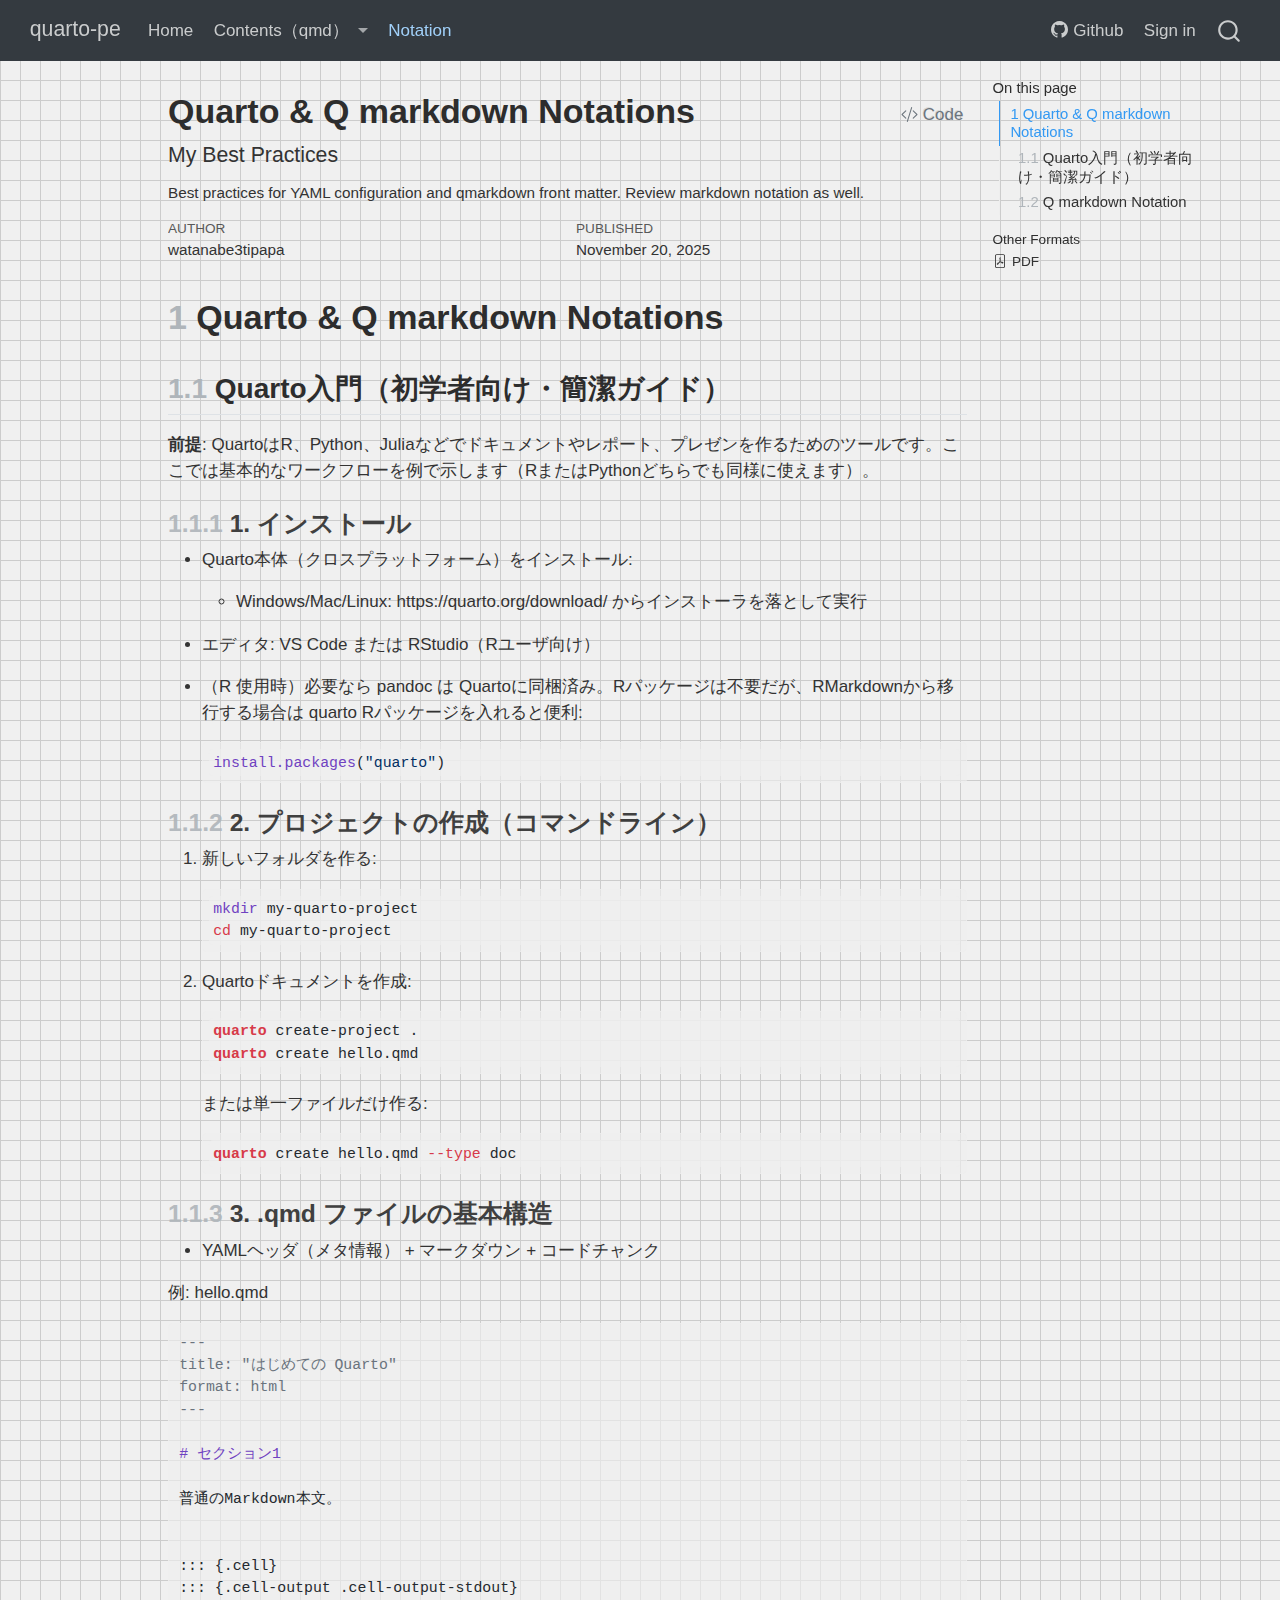
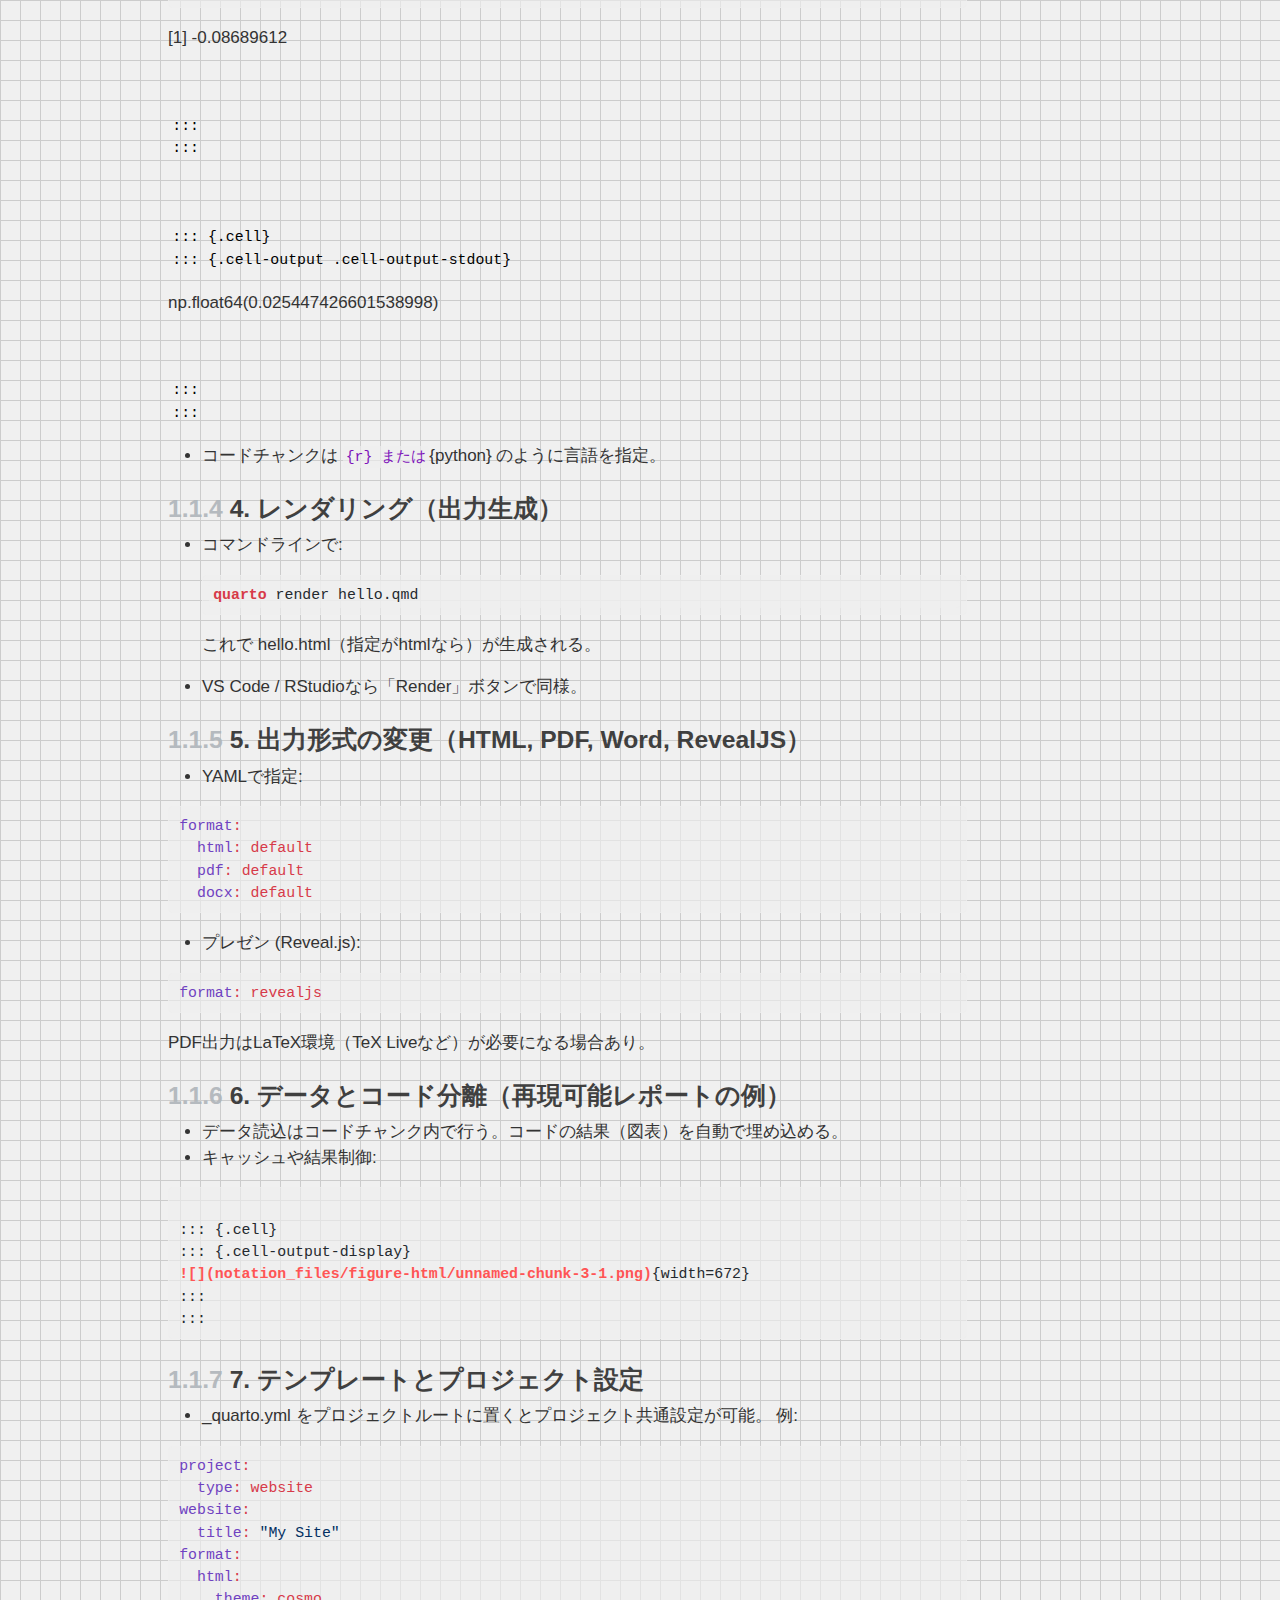
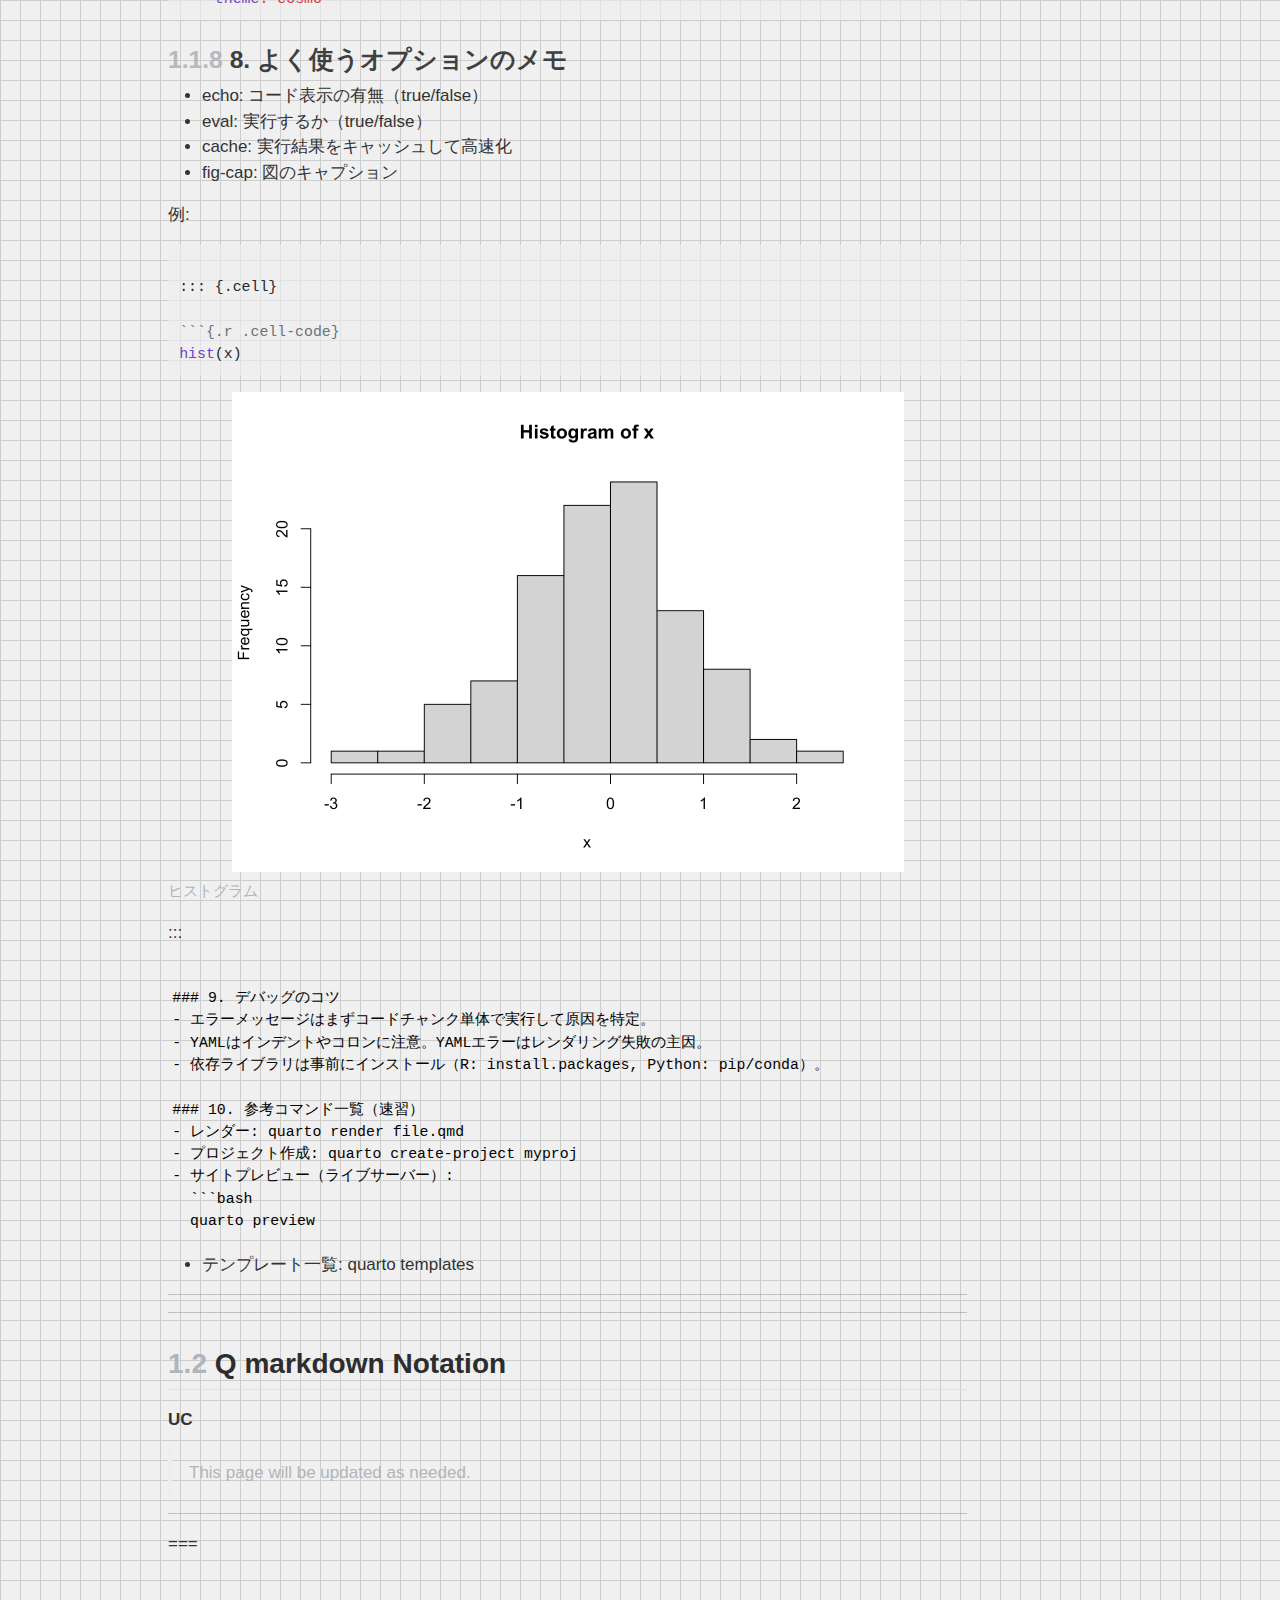
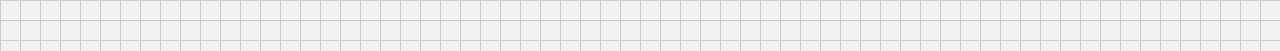
<file: docs/notation.html>
<!DOCTYPE html>
<html xmlns="http://www.w3.org/1999/xhtml" lang="jp" xml:lang="jp"><head>

<meta charset="utf-8">
<meta name="generator" content="quarto-1.8.26">

<meta name="viewport" content="width=device-width, initial-scale=1.0, user-scalable=yes">

<meta name="author" content="watanabe3tipapa">
<meta name="dcterms.date" content="2025-11-20">
<meta name="description" content="Best practices for YAML configuration and qmarkdown front matter. Review markdown notation as well.">

<title>Quarto &amp; Q markdown Notations – quarto-pe</title>
<style>
code{white-space: pre-wrap;}
span.smallcaps{font-variant: small-caps;}
div.columns{display: flex; gap: min(4vw, 1.5em);}
div.column{flex: auto; overflow-x: auto;}
div.hanging-indent{margin-left: 1.5em; text-indent: -1.5em;}
ul.task-list{list-style: none;}
ul.task-list li input[type="checkbox"] {
  width: 0.8em;
  margin: 0 0.8em 0.2em -1em; /* quarto-specific, see https://github.com/quarto-dev/quarto-cli/issues/4556 */ 
  vertical-align: middle;
}
/* CSS for syntax highlighting */
html { -webkit-text-size-adjust: 100%; }
pre > code.sourceCode { white-space: pre; position: relative; }
pre > code.sourceCode > span { display: inline-block; line-height: 1.25; }
pre > code.sourceCode > span:empty { height: 1.2em; }
.sourceCode { overflow: visible; }
code.sourceCode > span { color: inherit; text-decoration: inherit; }
div.sourceCode { margin: 1em 0; }
pre.sourceCode { margin: 0; }
@media screen {
div.sourceCode { overflow: auto; }
}
@media print {
pre > code.sourceCode { white-space: pre-wrap; }
pre > code.sourceCode > span { text-indent: -5em; padding-left: 5em; }
}
pre.numberSource code
  { counter-reset: source-line 0; }
pre.numberSource code > span
  { position: relative; left: -4em; counter-increment: source-line; }
pre.numberSource code > span > a:first-child::before
  { content: counter(source-line);
    position: relative; left: -1em; text-align: right; vertical-align: baseline;
    border: none; display: inline-block;
    -webkit-touch-callout: none; -webkit-user-select: none;
    -khtml-user-select: none; -moz-user-select: none;
    -ms-user-select: none; user-select: none;
    padding: 0 4px; width: 4em;
  }
pre.numberSource { margin-left: 3em;  padding-left: 4px; }
div.sourceCode
  {   }
@media screen {
pre > code.sourceCode > span > a:first-child::before { text-decoration: underline; }
}
</style>


<script src="site_libs/quarto-nav/quarto-nav.js"></script>
<script src="site_libs/quarto-nav/headroom.min.js"></script>
<script src="site_libs/clipboard/clipboard.min.js"></script>
<script src="site_libs/quarto-search/autocomplete.umd.js"></script>
<script src="site_libs/quarto-search/fuse.min.js"></script>
<script src="site_libs/quarto-search/quarto-search.js"></script>
<meta name="quarto:offset" content="./">
<script src="site_libs/quarto-html/quarto.js" type="module"></script>
<script src="site_libs/quarto-html/tabsets/tabsets.js" type="module"></script>
<script src="site_libs/quarto-html/axe/axe-check.js" type="module"></script>
<script src="site_libs/quarto-html/popper.min.js"></script>
<script src="site_libs/quarto-html/tippy.umd.min.js"></script>
<script src="site_libs/quarto-html/anchor.min.js"></script>
<link href="site_libs/quarto-html/tippy.css" rel="stylesheet">
<link href="site_libs/quarto-html/quarto-syntax-highlighting-597958c53c93a607afca12fd375c57ed.css" rel="stylesheet" id="quarto-text-highlighting-styles">
<script src="site_libs/bootstrap/bootstrap.min.js"></script>
<link href="site_libs/bootstrap/bootstrap-icons.css" rel="stylesheet">
<link href="site_libs/bootstrap/bootstrap-ff68a6019b979b3bd137d4b8f2ffe8e7.min.css" rel="stylesheet" append-hash="true" id="quarto-bootstrap" data-mode="light">
<script id="quarto-search-options" type="application/json">{
  "location": "navbar",
  "copy-button": false,
  "collapse-after": 3,
  "panel-placement": "end",
  "type": "overlay",
  "limit": 50,
  "keyboard-shortcut": [
    "f",
    "/",
    "s"
  ],
  "show-item-context": false,
  "language": {
    "search-no-results-text": "No results",
    "search-matching-documents-text": "matching documents",
    "search-copy-link-title": "Copy link to search",
    "search-hide-matches-text": "Hide additional matches",
    "search-more-match-text": "more match in this document",
    "search-more-matches-text": "more matches in this document",
    "search-clear-button-title": "Clear",
    "search-text-placeholder": "",
    "search-detached-cancel-button-title": "Cancel",
    "search-submit-button-title": "Submit",
    "search-label": "Search"
  }
}</script>


<link rel="stylesheet" href="styles.css">
<link rel="stylesheet" href="custom-styles.css">
</head>

<body class="nav-fixed quarto-light">

<div id="quarto-search-results"></div>
  <header id="quarto-header" class="headroom fixed-top">
    <nav class="navbar navbar-expand-lg " data-bs-theme="dark">
      <div class="navbar-container container-fluid">
      <div class="navbar-brand-container mx-auto">
    <a class="navbar-brand" href="./index.html">
    <span class="navbar-title">quarto-pe</span>
    </a>
  </div>
            <div id="quarto-search" class="" title="Search"></div>
          <button class="navbar-toggler" type="button" data-bs-toggle="collapse" data-bs-target="#navbarCollapse" aria-controls="navbarCollapse" role="menu" aria-expanded="false" aria-label="Toggle navigation" onclick="if (window.quartoToggleHeadroom) { window.quartoToggleHeadroom(); }">
  <span class="navbar-toggler-icon"></span>
</button>
          <div class="collapse navbar-collapse" id="navbarCollapse">
            <ul class="navbar-nav navbar-nav-scroll me-auto">
  <li class="nav-item">
    <a class="nav-link" href="./index.html"> 
<span class="menu-text">Home</span></a>
  </li>  
  <li class="nav-item dropdown ">
    <a class="nav-link dropdown-toggle" href="#" id="nav-menu-contents（qmd）" role="link" data-bs-toggle="dropdown" aria-expanded="false">
 <span class="menu-text">Contents（qmd）</span>
    </a>
    <ul class="dropdown-menu" aria-labelledby="nav-menu-contents（qmd）">    
        <li>
    <a class="dropdown-item" href="./content1.html">
 <span class="dropdown-text">Content1</span></a>
  </li>  
        <li>
    <a class="dropdown-item" href="./content2.html">
 <span class="dropdown-text">Content2</span></a>
  </li>  
        <li>
    <a class="dropdown-item" href="./content3.html">
 <span class="dropdown-text">Content3</span></a>
  </li>  
        <li>
    <a class="dropdown-item" href="./content4.html">
 <span class="dropdown-text">Content4</span></a>
  </li>  
        <li>
    <a class="dropdown-item" href="./content5.html">
 <span class="dropdown-text">Content5</span></a>
  </li>  
    </ul>
  </li>
  <li class="nav-item">
    <a class="nav-link active" href="./notation.html" aria-current="page"> 
<span class="menu-text">Notation</span></a>
  </li>  
</ul>
            <ul class="navbar-nav navbar-nav-scroll ms-auto">
  <li class="nav-item">
    <a class="nav-link" href="https://github.com/watanabe3tipapa/quarto-pe"> <i class="bi bi-github" role="img">
</i> 
<span class="menu-text">Github</span></a>
  </li>  
  <li class="nav-item">
    <a class="nav-link" href="./signin.html"> 
<span class="menu-text">Sign in</span></a>
  </li>  
</ul>
          </div> <!-- /navcollapse -->
            <div class="quarto-navbar-tools">
</div>
      </div> <!-- /container-fluid -->
    </nav>
</header>
<!-- content -->
<div id="quarto-content" class="quarto-container page-columns page-rows-contents page-layout-article page-navbar">
<!-- sidebar -->
<!-- margin-sidebar -->
    <div id="quarto-margin-sidebar" class="sidebar margin-sidebar">
        <nav id="TOC" role="doc-toc" class="toc-active">
    <h2 id="toc-title">On this page</h2>
   
  <ul>
  <li><a href="#quarto-q-markdown-notations" id="toc-quarto-q-markdown-notations" class="nav-link active" data-scroll-target="#quarto-q-markdown-notations"><span class="header-section-number">1</span> Quarto &amp; Q markdown Notations</a>
  <ul class="collapse">
  <li><a href="#quarto入門初学者向け簡潔ガイド" id="toc-quarto入門初学者向け簡潔ガイド" class="nav-link" data-scroll-target="#quarto入門初学者向け簡潔ガイド"><span class="header-section-number">1.1</span> Quarto入門（初学者向け・簡潔ガイド）</a>
  <ul class="collapse">
  <li><a href="#インストール" id="toc-インストール" class="nav-link" data-scroll-target="#インストール"><span class="header-section-number">1.1.1</span> 1. インストール</a></li>
  <li><a href="#プロジェクトの作成コマンドライン" id="toc-プロジェクトの作成コマンドライン" class="nav-link" data-scroll-target="#プロジェクトの作成コマンドライン"><span class="header-section-number">1.1.2</span> 2. プロジェクトの作成（コマンドライン）</a></li>
  <li><a href="#qmd-ファイルの基本構造" id="toc-qmd-ファイルの基本構造" class="nav-link" data-scroll-target="#qmd-ファイルの基本構造"><span class="header-section-number">1.1.3</span> 3. .qmd ファイルの基本構造</a></li>
  <li><a href="#レンダリング出力生成" id="toc-レンダリング出力生成" class="nav-link" data-scroll-target="#レンダリング出力生成"><span class="header-section-number">1.1.4</span> 4. レンダリング（出力生成）</a></li>
  <li><a href="#出力形式の変更html-pdf-word-revealjs" id="toc-出力形式の変更html-pdf-word-revealjs" class="nav-link" data-scroll-target="#出力形式の変更html-pdf-word-revealjs"><span class="header-section-number">1.1.5</span> 5. 出力形式の変更（HTML, PDF, Word, RevealJS）</a></li>
  <li><a href="#データとコード分離再現可能レポートの例" id="toc-データとコード分離再現可能レポートの例" class="nav-link" data-scroll-target="#データとコード分離再現可能レポートの例"><span class="header-section-number">1.1.6</span> 6. データとコード分離（再現可能レポートの例）</a></li>
  <li><a href="#テンプレートとプロジェクト設定" id="toc-テンプレートとプロジェクト設定" class="nav-link" data-scroll-target="#テンプレートとプロジェクト設定"><span class="header-section-number">1.1.7</span> 7. テンプレートとプロジェクト設定</a></li>
  <li><a href="#よく使うオプションのメモ" id="toc-よく使うオプションのメモ" class="nav-link" data-scroll-target="#よく使うオプションのメモ"><span class="header-section-number">1.1.8</span> 8. よく使うオプションのメモ</a></li>
  </ul></li>
  <li><a href="#q-markdown-notation" id="toc-q-markdown-notation" class="nav-link" data-scroll-target="#q-markdown-notation"><span class="header-section-number">1.2</span> Q markdown Notation</a></li>
  </ul></li>
  </ul>
<div class="quarto-alternate-formats"><h2>Other Formats</h2><ul><li><a href="notation.pdf"><i class="bi bi-file-pdf"></i>PDF</a></li></ul></div></nav>
    </div>
<!-- main -->
<main class="content" id="quarto-document-content">

<header id="title-block-header" class="quarto-title-block default">
<div class="quarto-title">
<div class="quarto-title-block"><div><h1 class="title">Quarto &amp; Q markdown Notations</h1><button type="button" class="btn code-tools-button" id="quarto-code-tools-source"><i class="bi"></i> Code</button></div></div>
<p class="subtitle lead">My Best Practices</p>
</div>

<div>
  <div class="description">
    <p>Best practices for YAML configuration and qmarkdown front matter. Review markdown notation as well.</p>
  </div>
</div>


<div class="quarto-title-meta">

    <div>
    <div class="quarto-title-meta-heading">Author</div>
    <div class="quarto-title-meta-contents">
             <p>watanabe3tipapa </p>
          </div>
  </div>
    
    <div>
    <div class="quarto-title-meta-heading">Published</div>
    <div class="quarto-title-meta-contents">
      <p class="date">November 20, 2025</p>
    </div>
  </div>
  
    
  </div>
  


</header>


<section id="quarto-q-markdown-notations" class="level1" data-number="1">
<h1 data-number="1"><span class="header-section-number">1</span> Quarto &amp; Q markdown Notations</h1>
<section id="quarto入門初学者向け簡潔ガイド" class="level2" data-number="1.1">
<h2 data-number="1.1" class="anchored" data-anchor-id="quarto入門初学者向け簡潔ガイド"><span class="header-section-number">1.1</span> Quarto入門（初学者向け・簡潔ガイド）</h2>
<p><strong>前提</strong>: QuartoはR、Python、Juliaなどでドキュメントやレポート、プレゼンを作るためのツールです。ここでは基本的なワークフローを例で示します（RまたはPythonどちらでも同様に使えます）。</p>
<section id="インストール" class="level3" data-number="1.1.1">
<h3 data-number="1.1.1" class="anchored" data-anchor-id="インストール"><span class="header-section-number">1.1.1</span> 1. インストール</h3>
<ul>
<li><p>Quarto本体（クロスプラットフォーム）をインストール:</p>
<ul>
<li>Windows/Mac/Linux: https://quarto.org/download/ からインストーラを落として実行</li>
</ul></li>
<li><p>エディタ: VS Code または RStudio（Rユーザ向け）</p></li>
<li><p>（R 使用時）必要なら pandoc は Quartoに同梱済み。Rパッケージは不要だが、RMarkdownから移行する場合は quarto Rパッケージを入れると便利:</p>
<div class="code-copy-outer-scaffold"><div class="sourceCode" id="cb1"><pre class="sourceCode r code-with-copy"><code class="sourceCode r"><span id="cb1-1"><a href="#cb1-1" aria-hidden="true" tabindex="-1"></a><span class="fu">install.packages</span>(<span class="st">"quarto"</span>)</span></code></pre></div><button title="Copy to Clipboard" class="code-copy-button"><i class="bi"></i></button></div></li>
</ul>
</section>
<section id="プロジェクトの作成コマンドライン" class="level3" data-number="1.1.2">
<h3 data-number="1.1.2" class="anchored" data-anchor-id="プロジェクトの作成コマンドライン"><span class="header-section-number">1.1.2</span> 2. プロジェクトの作成（コマンドライン）</h3>
<ol type="1">
<li><p>新しいフォルダを作る:</p>
<div class="code-copy-outer-scaffold"><div class="sourceCode" id="cb2"><pre class="sourceCode bash code-with-copy"><code class="sourceCode bash"><span id="cb2-1"><a href="#cb2-1" aria-hidden="true" tabindex="-1"></a><span class="fu">mkdir</span> my-quarto-project</span>
<span id="cb2-2"><a href="#cb2-2" aria-hidden="true" tabindex="-1"></a><span class="bu">cd</span> my-quarto-project</span></code></pre></div><button title="Copy to Clipboard" class="code-copy-button"><i class="bi"></i></button></div></li>
<li><p>Quartoドキュメントを作成:</p>
<div class="code-copy-outer-scaffold"><div class="sourceCode" id="cb3"><pre class="sourceCode bash code-with-copy"><code class="sourceCode bash"><span id="cb3-1"><a href="#cb3-1" aria-hidden="true" tabindex="-1"></a><span class="ex">quarto</span> create-project .</span>
<span id="cb3-2"><a href="#cb3-2" aria-hidden="true" tabindex="-1"></a><span class="ex">quarto</span> create hello.qmd</span></code></pre></div><button title="Copy to Clipboard" class="code-copy-button"><i class="bi"></i></button></div>
<p>または単一ファイルだけ作る:</p>
<div class="code-copy-outer-scaffold"><div class="sourceCode" id="cb4"><pre class="sourceCode bash code-with-copy"><code class="sourceCode bash"><span id="cb4-1"><a href="#cb4-1" aria-hidden="true" tabindex="-1"></a><span class="ex">quarto</span> create hello.qmd <span class="at">--type</span> doc</span></code></pre></div><button title="Copy to Clipboard" class="code-copy-button"><i class="bi"></i></button></div></li>
</ol>
</section>
<section id="qmd-ファイルの基本構造" class="level3" data-number="1.1.3">
<h3 data-number="1.1.3" class="anchored" data-anchor-id="qmd-ファイルの基本構造"><span class="header-section-number">1.1.3</span> 3. .qmd ファイルの基本構造</h3>
<ul>
<li>YAMLヘッダ（メタ情報） + マークダウン + コードチャンク</li>
</ul>
<p>例: hello.qmd</p>
<div class="code-copy-outer-scaffold"><div class="sourceCode" id="cb5"><pre class="sourceCode markdown code-with-copy"><code class="sourceCode markdown"><span id="cb5-1"><a href="#cb5-1" aria-hidden="true" tabindex="-1"></a><span class="co">---</span></span>
<span id="cb5-2"><a href="#cb5-2" aria-hidden="true" tabindex="-1"></a><span class="an">title:</span><span class="co"> "はじめての Quarto"</span></span>
<span id="cb5-3"><a href="#cb5-3" aria-hidden="true" tabindex="-1"></a><span class="an">format:</span><span class="co"> html</span></span>
<span id="cb5-4"><a href="#cb5-4" aria-hidden="true" tabindex="-1"></a><span class="co">---</span></span>
<span id="cb5-5"><a href="#cb5-5" aria-hidden="true" tabindex="-1"></a></span>
<span id="cb5-6"><a href="#cb5-6" aria-hidden="true" tabindex="-1"></a><span class="fu"># セクション1</span></span>
<span id="cb5-7"><a href="#cb5-7" aria-hidden="true" tabindex="-1"></a></span>
<span id="cb5-8"><a href="#cb5-8" aria-hidden="true" tabindex="-1"></a>普通のMarkdown本文。</span>
<span id="cb5-9"><a href="#cb5-9" aria-hidden="true" tabindex="-1"></a></span>
<span id="cb5-10"><a href="#cb5-10" aria-hidden="true" tabindex="-1"></a></span>
<span id="cb5-11"><a href="#cb5-11" aria-hidden="true" tabindex="-1"></a>::: {.cell}</span>
<span id="cb5-12"><a href="#cb5-12" aria-hidden="true" tabindex="-1"></a>::: {.cell-output .cell-output-stdout}</span></code></pre></div><button title="Copy to Clipboard" class="code-copy-button"><i class="bi"></i></button></div>
<p>[1] -0.08689612</p>
<pre><code>

:::
:::



::: {.cell}
::: {.cell-output .cell-output-stdout}
</code></pre>
<p>np.float64(0.025447426601538998)</p>
<pre><code>

:::
:::
</code></pre>
<ul>
<li>コードチャンクは <code>{r} または</code>{python} のように言語を指定。</li>
</ul>
</section>
<section id="レンダリング出力生成" class="level3" data-number="1.1.4">
<h3 data-number="1.1.4" class="anchored" data-anchor-id="レンダリング出力生成"><span class="header-section-number">1.1.4</span> 4. レンダリング（出力生成）</h3>
<ul>
<li><p>コマンドラインで:</p>
<div class="code-copy-outer-scaffold"><div class="sourceCode" id="cb8"><pre class="sourceCode bash code-with-copy"><code class="sourceCode bash"><span id="cb8-1"><a href="#cb8-1" aria-hidden="true" tabindex="-1"></a><span class="ex">quarto</span> render hello.qmd</span></code></pre></div><button title="Copy to Clipboard" class="code-copy-button"><i class="bi"></i></button></div>
<p>これで hello.html（指定がhtmlなら）が生成される。</p></li>
<li><p>VS Code / RStudioなら「Render」ボタンで同様。</p></li>
</ul>
</section>
<section id="出力形式の変更html-pdf-word-revealjs" class="level3" data-number="1.1.5">
<h3 data-number="1.1.5" class="anchored" data-anchor-id="出力形式の変更html-pdf-word-revealjs"><span class="header-section-number">1.1.5</span> 5. 出力形式の変更（HTML, PDF, Word, RevealJS）</h3>
<ul>
<li>YAMLで指定:</li>
</ul>
<div class="code-copy-outer-scaffold"><div class="sourceCode" id="cb9"><pre class="sourceCode yaml code-with-copy"><code class="sourceCode yaml"><span id="cb9-1"><a href="#cb9-1" aria-hidden="true" tabindex="-1"></a><span class="fu">format</span><span class="kw">:</span></span>
<span id="cb9-2"><a href="#cb9-2" aria-hidden="true" tabindex="-1"></a><span class="at">  </span><span class="fu">html</span><span class="kw">:</span><span class="at"> default</span></span>
<span id="cb9-3"><a href="#cb9-3" aria-hidden="true" tabindex="-1"></a><span class="at">  </span><span class="fu">pdf</span><span class="kw">:</span><span class="at"> default</span></span>
<span id="cb9-4"><a href="#cb9-4" aria-hidden="true" tabindex="-1"></a><span class="at">  </span><span class="fu">docx</span><span class="kw">:</span><span class="at"> default</span></span></code></pre></div><button title="Copy to Clipboard" class="code-copy-button"><i class="bi"></i></button></div>
<ul>
<li>プレゼン (Reveal.js):</li>
</ul>
<div class="code-copy-outer-scaffold"><div class="sourceCode" id="cb10"><pre class="sourceCode yaml code-with-copy"><code class="sourceCode yaml"><span id="cb10-1"><a href="#cb10-1" aria-hidden="true" tabindex="-1"></a><span class="fu">format</span><span class="kw">:</span><span class="at"> revealjs</span></span></code></pre></div><button title="Copy to Clipboard" class="code-copy-button"><i class="bi"></i></button></div>
<p>PDF出力はLaTeX環境（TeX Liveなど）が必要になる場合あり。</p>
</section>
<section id="データとコード分離再現可能レポートの例" class="level3" data-number="1.1.6">
<h3 data-number="1.1.6" class="anchored" data-anchor-id="データとコード分離再現可能レポートの例"><span class="header-section-number">1.1.6</span> 6. データとコード分離（再現可能レポートの例）</h3>
<ul>
<li>データ読込はコードチャンク内で行う。コードの結果（図表）を自動で埋め込める。</li>
<li>キャッシュや結果制御:</li>
</ul>
<div class="code-copy-outer-scaffold"><div class="sourceCode" id="cb11"><pre class="sourceCode markdown code-with-copy"><code class="sourceCode markdown"><span id="cb11-1"><a href="#cb11-1" aria-hidden="true" tabindex="-1"></a></span>
<span id="cb11-2"><a href="#cb11-2" aria-hidden="true" tabindex="-1"></a>::: {.cell}</span>
<span id="cb11-3"><a href="#cb11-3" aria-hidden="true" tabindex="-1"></a>::: {.cell-output-display}</span>
<span id="cb11-4"><a href="#cb11-4" aria-hidden="true" tabindex="-1"></a><span class="al">![](notation_files/figure-html/unnamed-chunk-3-1.png)</span>{width=672}</span>
<span id="cb11-5"><a href="#cb11-5" aria-hidden="true" tabindex="-1"></a>:::</span>
<span id="cb11-6"><a href="#cb11-6" aria-hidden="true" tabindex="-1"></a>:::</span></code></pre></div><button title="Copy to Clipboard" class="code-copy-button"><i class="bi"></i></button></div>
</section>
<section id="テンプレートとプロジェクト設定" class="level3" data-number="1.1.7">
<h3 data-number="1.1.7" class="anchored" data-anchor-id="テンプレートとプロジェクト設定"><span class="header-section-number">1.1.7</span> 7. テンプレートとプロジェクト設定</h3>
<ul>
<li>_quarto.yml をプロジェクトルートに置くとプロジェクト共通設定が可能。 例:</li>
</ul>
<div class="code-copy-outer-scaffold"><div class="sourceCode" id="cb12"><pre class="sourceCode yaml code-with-copy"><code class="sourceCode yaml"><span id="cb12-1"><a href="#cb12-1" aria-hidden="true" tabindex="-1"></a><span class="fu">project</span><span class="kw">:</span></span>
<span id="cb12-2"><a href="#cb12-2" aria-hidden="true" tabindex="-1"></a><span class="at">  </span><span class="fu">type</span><span class="kw">:</span><span class="at"> website</span></span>
<span id="cb12-3"><a href="#cb12-3" aria-hidden="true" tabindex="-1"></a><span class="fu">website</span><span class="kw">:</span></span>
<span id="cb12-4"><a href="#cb12-4" aria-hidden="true" tabindex="-1"></a><span class="at">  </span><span class="fu">title</span><span class="kw">:</span><span class="at"> </span><span class="st">"My Site"</span></span>
<span id="cb12-5"><a href="#cb12-5" aria-hidden="true" tabindex="-1"></a><span class="fu">format</span><span class="kw">:</span></span>
<span id="cb12-6"><a href="#cb12-6" aria-hidden="true" tabindex="-1"></a><span class="at">  </span><span class="fu">html</span><span class="kw">:</span></span>
<span id="cb12-7"><a href="#cb12-7" aria-hidden="true" tabindex="-1"></a><span class="at">    </span><span class="fu">theme</span><span class="kw">:</span><span class="at"> cosmo</span></span></code></pre></div><button title="Copy to Clipboard" class="code-copy-button"><i class="bi"></i></button></div>
</section>
<section id="よく使うオプションのメモ" class="level3" data-number="1.1.8">
<h3 data-number="1.1.8" class="anchored" data-anchor-id="よく使うオプションのメモ"><span class="header-section-number">1.1.8</span> 8. よく使うオプションのメモ</h3>
<ul>
<li>echo: コード表示の有無（true/false）</li>
<li>eval: 実行するか（true/false）</li>
<li>cache: 実行結果をキャッシュして高速化</li>
<li>fig-cap: 図のキャプション</li>
</ul>
<p>例:</p>
<div class="code-copy-outer-scaffold"><div class="sourceCode" id="cb13"><pre class="sourceCode markdown code-with-copy"><code class="sourceCode markdown"><span id="cb13-1"><a href="#cb13-1" aria-hidden="true" tabindex="-1"></a></span>
<span id="cb13-2"><a href="#cb13-2" aria-hidden="true" tabindex="-1"></a>::: {.cell}</span>
<span id="cb13-3"><a href="#cb13-3" aria-hidden="true" tabindex="-1"></a></span>
<span id="cb13-4"><a href="#cb13-4" aria-hidden="true" tabindex="-1"></a><span class="in">```{.r .cell-code}</span></span>
<span id="cb13-5"><a href="#cb13-5" aria-hidden="true" tabindex="-1"></a><span class="fu">hist</span>(x)</span></code></pre></div><button title="Copy to Clipboard" class="code-copy-button"><i class="bi"></i></button></div>
<div class="cell-output-display">
<div class="quarto-figure quarto-figure-center">
<figure class="figure">
<p><img src="notation_files/figure-html/unnamed-chunk-4-1.png" class="img-fluid figure-img" width="672"></p>
<figcaption>ヒストグラム</figcaption>
</figure>
</div>
</div>
<p>:::</p>
<pre><code>
### 9. デバッグのコツ
- エラーメッセージはまずコードチャンク単体で実行して原因を特定。
- YAMLはインデントやコロンに注意。YAMLエラーはレンダリング失敗の主因。
- 依存ライブラリは事前にインストール（R: install.packages, Python: pip/conda）。

### 10. 参考コマンド一覧（速習）
- レンダー: quarto render file.qmd
- プロジェクト作成: quarto create-project myproj
- サイトプレビュー（ライブサーバー）:
  ```bash
  quarto preview</code></pre>
<ul>
<li>テンプレート一覧: quarto templates</li>
</ul>
<hr>
<hr>
</section>
</section>
<section id="q-markdown-notation" class="level2" data-number="1.2">
<h2 data-number="1.2" class="anchored" data-anchor-id="q-markdown-notation"><span class="header-section-number">1.2</span> Q markdown Notation</h2>
<p><strong>UC</strong></p>
<blockquote class="blockquote">
<p>This page will be updated as needed.</p>
</blockquote>
<hr>
<p>===</p>


<!-- -->

</section>
</section>

</main> <!-- /main -->
<script id="quarto-html-after-body" type="application/javascript">
  window.document.addEventListener("DOMContentLoaded", function (event) {
    const icon = "";
    const anchorJS = new window.AnchorJS();
    anchorJS.options = {
      placement: 'right',
      icon: icon
    };
    anchorJS.add('.anchored');
    const isCodeAnnotation = (el) => {
      for (const clz of el.classList) {
        if (clz.startsWith('code-annotation-')) {                     
          return true;
        }
      }
      return false;
    }
    const onCopySuccess = function(e) {
      // button target
      const button = e.trigger;
      // don't keep focus
      button.blur();
      // flash "checked"
      button.classList.add('code-copy-button-checked');
      var currentTitle = button.getAttribute("title");
      button.setAttribute("title", "Copied!");
      let tooltip;
      if (window.bootstrap) {
        button.setAttribute("data-bs-toggle", "tooltip");
        button.setAttribute("data-bs-placement", "left");
        button.setAttribute("data-bs-title", "Copied!");
        tooltip = new bootstrap.Tooltip(button, 
          { trigger: "manual", 
            customClass: "code-copy-button-tooltip",
            offset: [0, -8]});
        tooltip.show();    
      }
      setTimeout(function() {
        if (tooltip) {
          tooltip.hide();
          button.removeAttribute("data-bs-title");
          button.removeAttribute("data-bs-toggle");
          button.removeAttribute("data-bs-placement");
        }
        button.setAttribute("title", currentTitle);
        button.classList.remove('code-copy-button-checked');
      }, 1000);
      // clear code selection
      e.clearSelection();
    }
    const getTextToCopy = function(trigger) {
      const outerScaffold = trigger.parentElement.cloneNode(true);
      const codeEl = outerScaffold.querySelector('code');
      for (const childEl of codeEl.children) {
        if (isCodeAnnotation(childEl)) {
          childEl.remove();
        }
      }
      return codeEl.innerText;
    }
    const clipboard = new window.ClipboardJS('.code-copy-button:not([data-in-quarto-modal])', {
      text: getTextToCopy
    });
    clipboard.on('success', onCopySuccess);
    if (window.document.getElementById('quarto-embedded-source-code-modal')) {
      const clipboardModal = new window.ClipboardJS('.code-copy-button[data-in-quarto-modal]', {
        text: getTextToCopy,
        container: window.document.getElementById('quarto-embedded-source-code-modal')
      });
      clipboardModal.on('success', onCopySuccess);
    }
    const viewSource = window.document.getElementById('quarto-view-source') ||
                       window.document.getElementById('quarto-code-tools-source');
    if (viewSource) {
      const sourceUrl = viewSource.getAttribute("data-quarto-source-url");
      viewSource.addEventListener("click", function(e) {
        if (sourceUrl) {
          // rstudio viewer pane
          if (/\bcapabilities=\b/.test(window.location)) {
            window.open(sourceUrl);
          } else {
            window.location.href = sourceUrl;
          }
        } else {
          const modal = new bootstrap.Modal(document.getElementById('quarto-embedded-source-code-modal'));
          modal.show();
        }
        return false;
      });
    }
    function toggleCodeHandler(show) {
      return function(e) {
        const detailsSrc = window.document.querySelectorAll(".cell > details > .sourceCode");
        for (let i=0; i<detailsSrc.length; i++) {
          const details = detailsSrc[i].parentElement;
          if (show) {
            details.open = true;
          } else {
            details.removeAttribute("open");
          }
        }
        const cellCodeDivs = window.document.querySelectorAll(".cell > .sourceCode");
        const fromCls = show ? "hidden" : "unhidden";
        const toCls = show ? "unhidden" : "hidden";
        for (let i=0; i<cellCodeDivs.length; i++) {
          const codeDiv = cellCodeDivs[i];
          if (codeDiv.classList.contains(fromCls)) {
            codeDiv.classList.remove(fromCls);
            codeDiv.classList.add(toCls);
          } 
        }
        return false;
      }
    }
    const hideAllCode = window.document.getElementById("quarto-hide-all-code");
    if (hideAllCode) {
      hideAllCode.addEventListener("click", toggleCodeHandler(false));
    }
    const showAllCode = window.document.getElementById("quarto-show-all-code");
    if (showAllCode) {
      showAllCode.addEventListener("click", toggleCodeHandler(true));
    }
      var localhostRegex = new RegExp(/^(?:http|https):\/\/localhost\:?[0-9]*\//);
      var mailtoRegex = new RegExp(/^mailto:/);
        var filterRegex = new RegExp('/' + window.location.host + '/');
      var isInternal = (href) => {
          return filterRegex.test(href) || localhostRegex.test(href) || mailtoRegex.test(href);
      }
      // Inspect non-navigation links and adorn them if external
     var links = window.document.querySelectorAll('a[href]:not(.nav-link):not(.navbar-brand):not(.toc-action):not(.sidebar-link):not(.sidebar-item-toggle):not(.pagination-link):not(.no-external):not([aria-hidden]):not(.dropdown-item):not(.quarto-navigation-tool):not(.about-link)');
      for (var i=0; i<links.length; i++) {
        const link = links[i];
        if (!isInternal(link.href)) {
          // undo the damage that might have been done by quarto-nav.js in the case of
          // links that we want to consider external
          if (link.dataset.originalHref !== undefined) {
            link.href = link.dataset.originalHref;
          }
        }
      }
    function tippyHover(el, contentFn, onTriggerFn, onUntriggerFn) {
      const config = {
        allowHTML: true,
        maxWidth: 500,
        delay: 100,
        arrow: false,
        appendTo: function(el) {
            return el.parentElement;
        },
        interactive: true,
        interactiveBorder: 10,
        theme: 'quarto',
        placement: 'bottom-start',
      };
      if (contentFn) {
        config.content = contentFn;
      }
      if (onTriggerFn) {
        config.onTrigger = onTriggerFn;
      }
      if (onUntriggerFn) {
        config.onUntrigger = onUntriggerFn;
      }
      window.tippy(el, config); 
    }
    const noterefs = window.document.querySelectorAll('a[role="doc-noteref"]');
    for (var i=0; i<noterefs.length; i++) {
      const ref = noterefs[i];
      tippyHover(ref, function() {
        // use id or data attribute instead here
        let href = ref.getAttribute('data-footnote-href') || ref.getAttribute('href');
        try { href = new URL(href).hash; } catch {}
        const id = href.replace(/^#\/?/, "");
        const note = window.document.getElementById(id);
        if (note) {
          return note.innerHTML;
        } else {
          return "";
        }
      });
    }
    const xrefs = window.document.querySelectorAll('a.quarto-xref');
    const processXRef = (id, note) => {
      // Strip column container classes
      const stripColumnClz = (el) => {
        el.classList.remove("page-full", "page-columns");
        if (el.children) {
          for (const child of el.children) {
            stripColumnClz(child);
          }
        }
      }
      stripColumnClz(note)
      if (id === null || id.startsWith('sec-')) {
        // Special case sections, only their first couple elements
        const container = document.createElement("div");
        if (note.children && note.children.length > 2) {
          container.appendChild(note.children[0].cloneNode(true));
          for (let i = 1; i < note.children.length; i++) {
            const child = note.children[i];
            if (child.tagName === "P" && child.innerText === "") {
              continue;
            } else {
              container.appendChild(child.cloneNode(true));
              break;
            }
          }
          if (window.Quarto?.typesetMath) {
            window.Quarto.typesetMath(container);
          }
          return container.innerHTML
        } else {
          if (window.Quarto?.typesetMath) {
            window.Quarto.typesetMath(note);
          }
          return note.innerHTML;
        }
      } else {
        // Remove any anchor links if they are present
        const anchorLink = note.querySelector('a.anchorjs-link');
        if (anchorLink) {
          anchorLink.remove();
        }
        if (window.Quarto?.typesetMath) {
          window.Quarto.typesetMath(note);
        }
        if (note.classList.contains("callout")) {
          return note.outerHTML;
        } else {
          return note.innerHTML;
        }
      }
    }
    for (var i=0; i<xrefs.length; i++) {
      const xref = xrefs[i];
      tippyHover(xref, undefined, function(instance) {
        instance.disable();
        let url = xref.getAttribute('href');
        let hash = undefined; 
        if (url.startsWith('#')) {
          hash = url;
        } else {
          try { hash = new URL(url).hash; } catch {}
        }
        if (hash) {
          const id = hash.replace(/^#\/?/, "");
          const note = window.document.getElementById(id);
          if (note !== null) {
            try {
              const html = processXRef(id, note.cloneNode(true));
              instance.setContent(html);
            } finally {
              instance.enable();
              instance.show();
            }
          } else {
            // See if we can fetch this
            fetch(url.split('#')[0])
            .then(res => res.text())
            .then(html => {
              const parser = new DOMParser();
              const htmlDoc = parser.parseFromString(html, "text/html");
              const note = htmlDoc.getElementById(id);
              if (note !== null) {
                const html = processXRef(id, note);
                instance.setContent(html);
              } 
            }).finally(() => {
              instance.enable();
              instance.show();
            });
          }
        } else {
          // See if we can fetch a full url (with no hash to target)
          // This is a special case and we should probably do some content thinning / targeting
          fetch(url)
          .then(res => res.text())
          .then(html => {
            const parser = new DOMParser();
            const htmlDoc = parser.parseFromString(html, "text/html");
            const note = htmlDoc.querySelector('main.content');
            if (note !== null) {
              // This should only happen for chapter cross references
              // (since there is no id in the URL)
              // remove the first header
              if (note.children.length > 0 && note.children[0].tagName === "HEADER") {
                note.children[0].remove();
              }
              const html = processXRef(null, note);
              instance.setContent(html);
            } 
          }).finally(() => {
            instance.enable();
            instance.show();
          });
        }
      }, function(instance) {
      });
    }
        let selectedAnnoteEl;
        const selectorForAnnotation = ( cell, annotation) => {
          let cellAttr = 'data-code-cell="' + cell + '"';
          let lineAttr = 'data-code-annotation="' +  annotation + '"';
          const selector = 'span[' + cellAttr + '][' + lineAttr + ']';
          return selector;
        }
        const selectCodeLines = (annoteEl) => {
          const doc = window.document;
          const targetCell = annoteEl.getAttribute("data-target-cell");
          const targetAnnotation = annoteEl.getAttribute("data-target-annotation");
          const annoteSpan = window.document.querySelector(selectorForAnnotation(targetCell, targetAnnotation));
          const lines = annoteSpan.getAttribute("data-code-lines").split(",");
          const lineIds = lines.map((line) => {
            return targetCell + "-" + line;
          })
          let top = null;
          let height = null;
          let parent = null;
          if (lineIds.length > 0) {
              //compute the position of the single el (top and bottom and make a div)
              const el = window.document.getElementById(lineIds[0]);
              top = el.offsetTop;
              height = el.offsetHeight;
              parent = el.parentElement.parentElement;
            if (lineIds.length > 1) {
              const lastEl = window.document.getElementById(lineIds[lineIds.length - 1]);
              const bottom = lastEl.offsetTop + lastEl.offsetHeight;
              height = bottom - top;
            }
            if (top !== null && height !== null && parent !== null) {
              // cook up a div (if necessary) and position it 
              let div = window.document.getElementById("code-annotation-line-highlight");
              if (div === null) {
                div = window.document.createElement("div");
                div.setAttribute("id", "code-annotation-line-highlight");
                div.style.position = 'absolute';
                parent.appendChild(div);
              }
              div.style.top = top - 2 + "px";
              div.style.height = height + 4 + "px";
              div.style.left = 0;
              let gutterDiv = window.document.getElementById("code-annotation-line-highlight-gutter");
              if (gutterDiv === null) {
                gutterDiv = window.document.createElement("div");
                gutterDiv.setAttribute("id", "code-annotation-line-highlight-gutter");
                gutterDiv.style.position = 'absolute';
                const codeCell = window.document.getElementById(targetCell);
                const gutter = codeCell.querySelector('.code-annotation-gutter');
                gutter.appendChild(gutterDiv);
              }
              gutterDiv.style.top = top - 2 + "px";
              gutterDiv.style.height = height + 4 + "px";
            }
            selectedAnnoteEl = annoteEl;
          }
        };
        const unselectCodeLines = () => {
          const elementsIds = ["code-annotation-line-highlight", "code-annotation-line-highlight-gutter"];
          elementsIds.forEach((elId) => {
            const div = window.document.getElementById(elId);
            if (div) {
              div.remove();
            }
          });
          selectedAnnoteEl = undefined;
        };
          // Handle positioning of the toggle
      window.addEventListener(
        "resize",
        throttle(() => {
          elRect = undefined;
          if (selectedAnnoteEl) {
            selectCodeLines(selectedAnnoteEl);
          }
        }, 10)
      );
      function throttle(fn, ms) {
      let throttle = false;
      let timer;
        return (...args) => {
          if(!throttle) { // first call gets through
              fn.apply(this, args);
              throttle = true;
          } else { // all the others get throttled
              if(timer) clearTimeout(timer); // cancel #2
              timer = setTimeout(() => {
                fn.apply(this, args);
                timer = throttle = false;
              }, ms);
          }
        };
      }
        // Attach click handler to the DT
        const annoteDls = window.document.querySelectorAll('dt[data-target-cell]');
        for (const annoteDlNode of annoteDls) {
          annoteDlNode.addEventListener('click', (event) => {
            const clickedEl = event.target;
            if (clickedEl !== selectedAnnoteEl) {
              unselectCodeLines();
              const activeEl = window.document.querySelector('dt[data-target-cell].code-annotation-active');
              if (activeEl) {
                activeEl.classList.remove('code-annotation-active');
              }
              selectCodeLines(clickedEl);
              clickedEl.classList.add('code-annotation-active');
            } else {
              // Unselect the line
              unselectCodeLines();
              clickedEl.classList.remove('code-annotation-active');
            }
          });
        }
    const findCites = (el) => {
      const parentEl = el.parentElement;
      if (parentEl) {
        const cites = parentEl.dataset.cites;
        if (cites) {
          return {
            el,
            cites: cites.split(' ')
          };
        } else {
          return findCites(el.parentElement)
        }
      } else {
        return undefined;
      }
    };
    var bibliorefs = window.document.querySelectorAll('a[role="doc-biblioref"]');
    for (var i=0; i<bibliorefs.length; i++) {
      const ref = bibliorefs[i];
      const citeInfo = findCites(ref);
      if (citeInfo) {
        tippyHover(citeInfo.el, function() {
          var popup = window.document.createElement('div');
          citeInfo.cites.forEach(function(cite) {
            var citeDiv = window.document.createElement('div');
            citeDiv.classList.add('hanging-indent');
            citeDiv.classList.add('csl-entry');
            var biblioDiv = window.document.getElementById('ref-' + cite);
            if (biblioDiv) {
              citeDiv.innerHTML = biblioDiv.innerHTML;
            }
            popup.appendChild(citeDiv);
          });
          return popup.innerHTML;
        });
      }
    }
  });
  </script><div class="modal fade" id="quarto-embedded-source-code-modal" tabindex="-1" aria-labelledby="quarto-embedded-source-code-modal-label" aria-hidden="true"><div class="modal-dialog modal-dialog-scrollable"><div class="modal-content"><div class="modal-header"><h5 class="modal-title" id="quarto-embedded-source-code-modal-label">Source Code</h5><button class="btn-close" data-bs-dismiss="modal"></button></div><div class="modal-body"><div class="">
<div class="code-copy-outer-scaffold"><div class="sourceCode" id="cb15" data-shortcodes="false"><pre class="sourceCode markdown code-with-copy"><code class="sourceCode markdown"><span id="cb15-1"><a href="#cb15-1" aria-hidden="true" tabindex="-1"></a><span class="co">---</span></span>
<span id="cb15-2"><a href="#cb15-2" aria-hidden="true" tabindex="-1"></a><span class="an">title:</span><span class="co"> "Quarto &amp; Q markdown Notations"</span></span>
<span id="cb15-3"><a href="#cb15-3" aria-hidden="true" tabindex="-1"></a><span class="an">subtitle:</span><span class="co"> "My Best Practices"</span></span>
<span id="cb15-4"><a href="#cb15-4" aria-hidden="true" tabindex="-1"></a><span class="an">author:</span><span class="co"> "watanabe3tipapa"</span></span>
<span id="cb15-5"><a href="#cb15-5" aria-hidden="true" tabindex="-1"></a><span class="an">date:</span><span class="co"> last-modified</span></span>
<span id="cb15-6"><a href="#cb15-6" aria-hidden="true" tabindex="-1"></a><span class="an">description:</span><span class="co"> |</span></span>
<span id="cb15-7"><a href="#cb15-7" aria-hidden="true" tabindex="-1"></a><span class="co">  Best practices for YAML configuration and qmarkdown front matter.</span></span>
<span id="cb15-8"><a href="#cb15-8" aria-hidden="true" tabindex="-1"></a><span class="co">  Review markdown notation as well.</span></span>
<span id="cb15-9"><a href="#cb15-9" aria-hidden="true" tabindex="-1"></a><span class="an">lang:</span><span class="co"> jp</span></span>
<span id="cb15-10"><a href="#cb15-10" aria-hidden="true" tabindex="-1"></a><span class="an">toc:</span><span class="co"> true</span></span>
<span id="cb15-11"><a href="#cb15-11" aria-hidden="true" tabindex="-1"></a><span class="an">number-sections:</span><span class="co"> true</span></span>
<span id="cb15-12"><a href="#cb15-12" aria-hidden="true" tabindex="-1"></a><span class="an">highlight-style:</span><span class="co"> github</span></span>
<span id="cb15-13"><a href="#cb15-13" aria-hidden="true" tabindex="-1"></a><span class="an">code-fold:</span><span class="co"> show</span></span>
<span id="cb15-14"><a href="#cb15-14" aria-hidden="true" tabindex="-1"></a><span class="an">execute:</span></span>
<span id="cb15-15"><a href="#cb15-15" aria-hidden="true" tabindex="-1"></a><span class="co">  echo: false</span></span>
<span id="cb15-16"><a href="#cb15-16" aria-hidden="true" tabindex="-1"></a><span class="co">  warning: false</span></span>
<span id="cb15-17"><a href="#cb15-17" aria-hidden="true" tabindex="-1"></a><span class="an">format:</span></span>
<span id="cb15-18"><a href="#cb15-18" aria-hidden="true" tabindex="-1"></a><span class="co">  html:</span></span>
<span id="cb15-19"><a href="#cb15-19" aria-hidden="true" tabindex="-1"></a><span class="co">    css: custom-styles.css</span></span>
<span id="cb15-20"><a href="#cb15-20" aria-hidden="true" tabindex="-1"></a><span class="co">  pdf:</span></span>
<span id="cb15-21"><a href="#cb15-21" aria-hidden="true" tabindex="-1"></a><span class="co">    documentclass: article</span></span>
<span id="cb15-22"><a href="#cb15-22" aria-hidden="true" tabindex="-1"></a><span class="co">    papersize: a4</span></span>
<span id="cb15-23"><a href="#cb15-23" aria-hidden="true" tabindex="-1"></a><span class="co">---</span></span>
<span id="cb15-24"><a href="#cb15-24" aria-hidden="true" tabindex="-1"></a></span>
<span id="cb15-25"><a href="#cb15-25" aria-hidden="true" tabindex="-1"></a><span class="fu"># Quarto &amp; Q markdown Notations</span></span>
<span id="cb15-26"><a href="#cb15-26" aria-hidden="true" tabindex="-1"></a></span>
<span id="cb15-27"><a href="#cb15-27" aria-hidden="true" tabindex="-1"></a><span class="fu">## Quarto入門（初学者向け・簡潔ガイド）</span></span>
<span id="cb15-28"><a href="#cb15-28" aria-hidden="true" tabindex="-1"></a></span>
<span id="cb15-29"><a href="#cb15-29" aria-hidden="true" tabindex="-1"></a>**前提**: QuartoはR、Python、Juliaなどでドキュメントやレポート、プレゼンを作るためのツールです。ここでは基本的なワークフローを例で示します（RまたはPythonどちらでも同様に使えます）。</span>
<span id="cb15-30"><a href="#cb15-30" aria-hidden="true" tabindex="-1"></a></span>
<span id="cb15-31"><a href="#cb15-31" aria-hidden="true" tabindex="-1"></a><span class="fu">### 1. インストール</span></span>
<span id="cb15-32"><a href="#cb15-32" aria-hidden="true" tabindex="-1"></a><span class="ss">- </span>Quarto本体（クロスプラットフォーム）をインストール:</span>
<span id="cb15-33"><a href="#cb15-33" aria-hidden="true" tabindex="-1"></a><span class="ss">  - </span>Windows/Mac/Linux: https://quarto.org/download/ からインストーラを落として実行</span>
<span id="cb15-34"><a href="#cb15-34" aria-hidden="true" tabindex="-1"></a><span class="ss">- </span>エディタ: VS Code または RStudio（Rユーザ向け）</span>
<span id="cb15-35"><a href="#cb15-35" aria-hidden="true" tabindex="-1"></a><span class="ss">- </span>（R 使用時）必要なら pandoc は Quartoに同梱済み。Rパッケージは不要だが、RMarkdownから移行する場合は quarto Rパッケージを入れると便利:</span>
<span id="cb15-36"><a href="#cb15-36" aria-hidden="true" tabindex="-1"></a>  <span class="in">```r</span></span>
<span id="cb15-37"><a href="#cb15-37" aria-hidden="true" tabindex="-1"></a>  <span class="fu">install.packages</span>(<span class="st">"quarto"</span>)</span>
<span id="cb15-38"><a href="#cb15-38" aria-hidden="true" tabindex="-1"></a>  <span class="in">```</span></span>
<span id="cb15-39"><a href="#cb15-39" aria-hidden="true" tabindex="-1"></a></span>
<span id="cb15-40"><a href="#cb15-40" aria-hidden="true" tabindex="-1"></a><span class="fu">### 2. プロジェクトの作成（コマンドライン）</span></span>
<span id="cb15-41"><a href="#cb15-41" aria-hidden="true" tabindex="-1"></a><span class="ss">1. </span>新しいフォルダを作る:</span>
<span id="cb15-42"><a href="#cb15-42" aria-hidden="true" tabindex="-1"></a>   <span class="in">```bash</span></span>
<span id="cb15-43"><a href="#cb15-43" aria-hidden="true" tabindex="-1"></a>   <span class="fu">mkdir</span> my-quarto-project</span>
<span id="cb15-44"><a href="#cb15-44" aria-hidden="true" tabindex="-1"></a>   <span class="bu">cd</span> my-quarto-project</span>
<span id="cb15-45"><a href="#cb15-45" aria-hidden="true" tabindex="-1"></a>   <span class="in">```</span></span>
<span id="cb15-46"><a href="#cb15-46" aria-hidden="true" tabindex="-1"></a><span class="ss">2. </span>Quartoドキュメントを作成:</span>
<span id="cb15-47"><a href="#cb15-47" aria-hidden="true" tabindex="-1"></a>   <span class="in">```bash</span></span>
<span id="cb15-48"><a href="#cb15-48" aria-hidden="true" tabindex="-1"></a>   <span class="ex">quarto</span> create-project .</span>
<span id="cb15-49"><a href="#cb15-49" aria-hidden="true" tabindex="-1"></a>   <span class="ex">quarto</span> create hello.qmd</span>
<span id="cb15-50"><a href="#cb15-50" aria-hidden="true" tabindex="-1"></a>   <span class="in">```</span></span>
<span id="cb15-51"><a href="#cb15-51" aria-hidden="true" tabindex="-1"></a>   または単一ファイルだけ作る:</span>
<span id="cb15-52"><a href="#cb15-52" aria-hidden="true" tabindex="-1"></a>   <span class="in">```bash</span></span>
<span id="cb15-53"><a href="#cb15-53" aria-hidden="true" tabindex="-1"></a>   <span class="ex">quarto</span> create hello.qmd <span class="at">--type</span> doc</span>
<span id="cb15-54"><a href="#cb15-54" aria-hidden="true" tabindex="-1"></a>   <span class="in">```</span></span>
<span id="cb15-55"><a href="#cb15-55" aria-hidden="true" tabindex="-1"></a></span>
<span id="cb15-56"><a href="#cb15-56" aria-hidden="true" tabindex="-1"></a><span class="fu">### 3. .qmd ファイルの基本構造</span></span>
<span id="cb15-57"><a href="#cb15-57" aria-hidden="true" tabindex="-1"></a><span class="ss">- </span>YAMLヘッダ（メタ情報） + マークダウン + コードチャンク</span>
<span id="cb15-58"><a href="#cb15-58" aria-hidden="true" tabindex="-1"></a></span>
<span id="cb15-59"><a href="#cb15-59" aria-hidden="true" tabindex="-1"></a>例: hello.qmd</span>
<span id="cb15-60"><a href="#cb15-60" aria-hidden="true" tabindex="-1"></a><span class="in">```markdown</span></span>
<span id="cb15-61"><a href="#cb15-61" aria-hidden="true" tabindex="-1"></a>---</span>
<span id="cb15-62"><a href="#cb15-62" aria-hidden="true" tabindex="-1"></a>title: "はじめての Quarto"</span>
<span id="cb15-63"><a href="#cb15-63" aria-hidden="true" tabindex="-1"></a>format: html</span>
<span id="cb15-64"><a href="#cb15-64" aria-hidden="true" tabindex="-1"></a>---</span>
<span id="cb15-65"><a href="#cb15-65" aria-hidden="true" tabindex="-1"></a></span>
<span id="cb15-66"><a href="#cb15-66" aria-hidden="true" tabindex="-1"></a><span class="fu"># セクション1</span></span>
<span id="cb15-67"><a href="#cb15-67" aria-hidden="true" tabindex="-1"></a></span>
<span id="cb15-68"><a href="#cb15-68" aria-hidden="true" tabindex="-1"></a>普通のMarkdown本文。</span>
<span id="cb15-69"><a href="#cb15-69" aria-hidden="true" tabindex="-1"></a></span>
<span id="cb15-72"><a href="#cb15-72" aria-hidden="true" tabindex="-1"></a><span class="in">```{r}</span></span>
<span id="cb15-73"><a href="#cb15-73" aria-hidden="true" tabindex="-1"></a><span class="co"># Rコードチャンクの例</span></span>
<span id="cb15-74"><a href="#cb15-74" aria-hidden="true" tabindex="-1"></a>x <span class="ot">&lt;-</span> <span class="fu">rnorm</span>(<span class="dv">100</span>)</span>
<span id="cb15-75"><a href="#cb15-75" aria-hidden="true" tabindex="-1"></a><span class="fu">mean</span>(x)</span>
<span id="cb15-76"><a href="#cb15-76" aria-hidden="true" tabindex="-1"></a><span class="in">```</span></span>
<span id="cb15-77"><a href="#cb15-77" aria-hidden="true" tabindex="-1"></a></span>
<span id="cb15-80"><a href="#cb15-80" aria-hidden="true" tabindex="-1"></a><span class="in">```{python}</span></span>
<span id="cb15-81"><a href="#cb15-81" aria-hidden="true" tabindex="-1"></a><span class="co"># Pythonコードチャンクの例</span></span>
<span id="cb15-82"><a href="#cb15-82" aria-hidden="true" tabindex="-1"></a><span class="im">import</span> numpy <span class="im">as</span> np</span>
<span id="cb15-83"><a href="#cb15-83" aria-hidden="true" tabindex="-1"></a>np.mean(np.random.randn(<span class="dv">100</span>))</span>
<span id="cb15-84"><a href="#cb15-84" aria-hidden="true" tabindex="-1"></a><span class="in">```</span></span>
<span id="cb15-85"><a href="#cb15-85" aria-hidden="true" tabindex="-1"></a><span class="in">```</span></span>
<span id="cb15-86"><a href="#cb15-86" aria-hidden="true" tabindex="-1"></a></span>
<span id="cb15-87"><a href="#cb15-87" aria-hidden="true" tabindex="-1"></a><span class="ss">- </span>コードチャンクは ```{r} または ```{python} のように言語を指定。</span>
<span id="cb15-88"><a href="#cb15-88" aria-hidden="true" tabindex="-1"></a></span>
<span id="cb15-89"><a href="#cb15-89" aria-hidden="true" tabindex="-1"></a><span class="fu">### 4. レンダリング（出力生成）</span></span>
<span id="cb15-90"><a href="#cb15-90" aria-hidden="true" tabindex="-1"></a><span class="ss">- </span>コマンドラインで:</span>
<span id="cb15-91"><a href="#cb15-91" aria-hidden="true" tabindex="-1"></a>  <span class="in">```bash</span></span>
<span id="cb15-92"><a href="#cb15-92" aria-hidden="true" tabindex="-1"></a>  <span class="ex">quarto</span> render hello.qmd</span>
<span id="cb15-93"><a href="#cb15-93" aria-hidden="true" tabindex="-1"></a>  <span class="in">```</span></span>
<span id="cb15-94"><a href="#cb15-94" aria-hidden="true" tabindex="-1"></a>  これで hello.html（指定がhtmlなら）が生成される。</span>
<span id="cb15-95"><a href="#cb15-95" aria-hidden="true" tabindex="-1"></a><span class="ss">- </span>VS Code / RStudioなら「Render」ボタンで同様。</span>
<span id="cb15-96"><a href="#cb15-96" aria-hidden="true" tabindex="-1"></a></span>
<span id="cb15-97"><a href="#cb15-97" aria-hidden="true" tabindex="-1"></a><span class="fu">### 5. 出力形式の変更（HTML, PDF, Word, RevealJS）</span></span>
<span id="cb15-98"><a href="#cb15-98" aria-hidden="true" tabindex="-1"></a><span class="ss">- </span>YAMLで指定:</span>
<span id="cb15-99"><a href="#cb15-99" aria-hidden="true" tabindex="-1"></a><span class="in">```yaml</span></span>
<span id="cb15-100"><a href="#cb15-100" aria-hidden="true" tabindex="-1"></a><span class="fu">format</span><span class="kw">:</span></span>
<span id="cb15-101"><a href="#cb15-101" aria-hidden="true" tabindex="-1"></a><span class="at">  </span><span class="fu">html</span><span class="kw">:</span><span class="at"> default</span></span>
<span id="cb15-102"><a href="#cb15-102" aria-hidden="true" tabindex="-1"></a><span class="at">  </span><span class="fu">pdf</span><span class="kw">:</span><span class="at"> default</span></span>
<span id="cb15-103"><a href="#cb15-103" aria-hidden="true" tabindex="-1"></a><span class="at">  </span><span class="fu">docx</span><span class="kw">:</span><span class="at"> default</span></span>
<span id="cb15-104"><a href="#cb15-104" aria-hidden="true" tabindex="-1"></a><span class="in">```</span></span>
<span id="cb15-105"><a href="#cb15-105" aria-hidden="true" tabindex="-1"></a><span class="ss">- </span>プレゼン (Reveal.js):</span>
<span id="cb15-106"><a href="#cb15-106" aria-hidden="true" tabindex="-1"></a><span class="in">```yaml</span></span>
<span id="cb15-107"><a href="#cb15-107" aria-hidden="true" tabindex="-1"></a><span class="fu">format</span><span class="kw">:</span><span class="at"> revealjs</span></span>
<span id="cb15-108"><a href="#cb15-108" aria-hidden="true" tabindex="-1"></a><span class="in">```</span></span>
<span id="cb15-109"><a href="#cb15-109" aria-hidden="true" tabindex="-1"></a></span>
<span id="cb15-110"><a href="#cb15-110" aria-hidden="true" tabindex="-1"></a>PDF出力はLaTeX環境（TeX Liveなど）が必要になる場合あり。</span>
<span id="cb15-111"><a href="#cb15-111" aria-hidden="true" tabindex="-1"></a></span>
<span id="cb15-112"><a href="#cb15-112" aria-hidden="true" tabindex="-1"></a><span class="fu">### 6. データとコード分離（再現可能レポートの例）</span></span>
<span id="cb15-113"><a href="#cb15-113" aria-hidden="true" tabindex="-1"></a><span class="ss">- </span>データ読込はコードチャンク内で行う。コードの結果（図表）を自動で埋め込める。</span>
<span id="cb15-114"><a href="#cb15-114" aria-hidden="true" tabindex="-1"></a><span class="ss">- </span>キャッシュや結果制御:</span>
<span id="cb15-115"><a href="#cb15-115" aria-hidden="true" tabindex="-1"></a><span class="in">```markdown</span></span>
<span id="cb15-118"><a href="#cb15-118" aria-hidden="true" tabindex="-1"></a><span class="in">```{r}</span></span>
<span id="cb15-119"><a href="#cb15-119" aria-hidden="true" tabindex="-1"></a><span class="co">#| cache: true</span></span>
<span id="cb15-120"><a href="#cb15-120" aria-hidden="true" tabindex="-1"></a><span class="co">#| echo: false</span></span>
<span id="cb15-121"><a href="#cb15-121" aria-hidden="true" tabindex="-1"></a><span class="fu">plot</span>(x)</span>
<span id="cb15-122"><a href="#cb15-122" aria-hidden="true" tabindex="-1"></a><span class="in">```</span></span>
<span id="cb15-123"><a href="#cb15-123" aria-hidden="true" tabindex="-1"></a><span class="in">```</span></span>
<span id="cb15-124"><a href="#cb15-124" aria-hidden="true" tabindex="-1"></a></span>
<span id="cb15-125"><a href="#cb15-125" aria-hidden="true" tabindex="-1"></a><span class="fu">### 7. テンプレートとプロジェクト設定</span></span>
<span id="cb15-126"><a href="#cb15-126" aria-hidden="true" tabindex="-1"></a><span class="ss">- </span>_quarto.yml をプロジェクトルートに置くとプロジェクト共通設定が可能。</span>
<span id="cb15-127"><a href="#cb15-127" aria-hidden="true" tabindex="-1"></a>例:</span>
<span id="cb15-128"><a href="#cb15-128" aria-hidden="true" tabindex="-1"></a><span class="in">```yaml</span></span>
<span id="cb15-129"><a href="#cb15-129" aria-hidden="true" tabindex="-1"></a><span class="fu">project</span><span class="kw">:</span></span>
<span id="cb15-130"><a href="#cb15-130" aria-hidden="true" tabindex="-1"></a><span class="at">  </span><span class="fu">type</span><span class="kw">:</span><span class="at"> website</span></span>
<span id="cb15-131"><a href="#cb15-131" aria-hidden="true" tabindex="-1"></a><span class="fu">website</span><span class="kw">:</span></span>
<span id="cb15-132"><a href="#cb15-132" aria-hidden="true" tabindex="-1"></a><span class="at">  </span><span class="fu">title</span><span class="kw">:</span><span class="at"> </span><span class="st">"My Site"</span></span>
<span id="cb15-133"><a href="#cb15-133" aria-hidden="true" tabindex="-1"></a><span class="fu">format</span><span class="kw">:</span></span>
<span id="cb15-134"><a href="#cb15-134" aria-hidden="true" tabindex="-1"></a><span class="at">  </span><span class="fu">html</span><span class="kw">:</span></span>
<span id="cb15-135"><a href="#cb15-135" aria-hidden="true" tabindex="-1"></a><span class="at">    </span><span class="fu">theme</span><span class="kw">:</span><span class="at"> cosmo</span></span>
<span id="cb15-136"><a href="#cb15-136" aria-hidden="true" tabindex="-1"></a><span class="in">```</span></span>
<span id="cb15-137"><a href="#cb15-137" aria-hidden="true" tabindex="-1"></a></span>
<span id="cb15-138"><a href="#cb15-138" aria-hidden="true" tabindex="-1"></a><span class="fu">### 8. よく使うオプションのメモ</span></span>
<span id="cb15-139"><a href="#cb15-139" aria-hidden="true" tabindex="-1"></a><span class="ss">- </span>echo: コード表示の有無（true/false）</span>
<span id="cb15-140"><a href="#cb15-140" aria-hidden="true" tabindex="-1"></a><span class="ss">- </span>eval: 実行するか（true/false）</span>
<span id="cb15-141"><a href="#cb15-141" aria-hidden="true" tabindex="-1"></a><span class="ss">- </span>cache: 実行結果をキャッシュして高速化</span>
<span id="cb15-142"><a href="#cb15-142" aria-hidden="true" tabindex="-1"></a><span class="ss">- </span>fig-cap: 図のキャプション</span>
<span id="cb15-143"><a href="#cb15-143" aria-hidden="true" tabindex="-1"></a></span>
<span id="cb15-144"><a href="#cb15-144" aria-hidden="true" tabindex="-1"></a>例:</span>
<span id="cb15-145"><a href="#cb15-145" aria-hidden="true" tabindex="-1"></a><span class="in">```markdown</span></span>
<span id="cb15-148"><a href="#cb15-148" aria-hidden="true" tabindex="-1"></a><span class="in">```{r}</span></span>
<span id="cb15-149"><a href="#cb15-149" aria-hidden="true" tabindex="-1"></a><span class="co">#| echo: true</span></span>
<span id="cb15-150"><a href="#cb15-150" aria-hidden="true" tabindex="-1"></a><span class="co">#| eval: true</span></span>
<span id="cb15-151"><a href="#cb15-151" aria-hidden="true" tabindex="-1"></a><span class="co">#| fig-cap: "ヒストグラム"</span></span>
<span id="cb15-152"><a href="#cb15-152" aria-hidden="true" tabindex="-1"></a><span class="fu">hist</span>(x)</span>
<span id="cb15-153"><a href="#cb15-153" aria-hidden="true" tabindex="-1"></a><span class="in">```</span></span>
<span id="cb15-154"><a href="#cb15-154" aria-hidden="true" tabindex="-1"></a><span class="in">```</span></span>
<span id="cb15-155"><a href="#cb15-155" aria-hidden="true" tabindex="-1"></a></span>
<span id="cb15-156"><a href="#cb15-156" aria-hidden="true" tabindex="-1"></a><span class="fu">### 9. デバッグのコツ</span></span>
<span id="cb15-157"><a href="#cb15-157" aria-hidden="true" tabindex="-1"></a><span class="ss">- </span>エラーメッセージはまずコードチャンク単体で実行して原因を特定。</span>
<span id="cb15-158"><a href="#cb15-158" aria-hidden="true" tabindex="-1"></a><span class="ss">- </span>YAMLはインデントやコロンに注意。YAMLエラーはレンダリング失敗の主因。</span>
<span id="cb15-159"><a href="#cb15-159" aria-hidden="true" tabindex="-1"></a><span class="ss">- </span>依存ライブラリは事前にインストール（R: install.packages, Python: pip/conda）。</span>
<span id="cb15-160"><a href="#cb15-160" aria-hidden="true" tabindex="-1"></a></span>
<span id="cb15-161"><a href="#cb15-161" aria-hidden="true" tabindex="-1"></a><span class="fu">### 10. 参考コマンド一覧（速習）</span></span>
<span id="cb15-162"><a href="#cb15-162" aria-hidden="true" tabindex="-1"></a><span class="ss">- </span>レンダー: quarto render file.qmd</span>
<span id="cb15-163"><a href="#cb15-163" aria-hidden="true" tabindex="-1"></a><span class="ss">- </span>プロジェクト作成: quarto create-project myproj</span>
<span id="cb15-164"><a href="#cb15-164" aria-hidden="true" tabindex="-1"></a><span class="ss">- </span>サイトプレビュー（ライブサーバー）:</span>
<span id="cb15-165"><a href="#cb15-165" aria-hidden="true" tabindex="-1"></a>  <span class="in">```bash</span></span>
<span id="cb15-166"><a href="#cb15-166" aria-hidden="true" tabindex="-1"></a>  <span class="ex">quarto</span> preview</span>
<span id="cb15-167"><a href="#cb15-167" aria-hidden="true" tabindex="-1"></a>  <span class="in">```</span></span>
<span id="cb15-168"><a href="#cb15-168" aria-hidden="true" tabindex="-1"></a><span class="ss">- </span>テンプレート一覧: quarto templates</span>
<span id="cb15-169"><a href="#cb15-169" aria-hidden="true" tabindex="-1"></a></span>
<span id="cb15-170"><a href="#cb15-170" aria-hidden="true" tabindex="-1"></a>---</span>
<span id="cb15-171"><a href="#cb15-171" aria-hidden="true" tabindex="-1"></a></span>
<span id="cb15-172"><a href="#cb15-172" aria-hidden="true" tabindex="-1"></a>------------------------------------------------------------------------</span>
<span id="cb15-173"><a href="#cb15-173" aria-hidden="true" tabindex="-1"></a></span>
<span id="cb15-174"><a href="#cb15-174" aria-hidden="true" tabindex="-1"></a><span class="fu">## Q markdown Notation</span></span>
<span id="cb15-175"><a href="#cb15-175" aria-hidden="true" tabindex="-1"></a></span>
<span id="cb15-176"><a href="#cb15-176" aria-hidden="true" tabindex="-1"></a>**UC**</span>
<span id="cb15-177"><a href="#cb15-177" aria-hidden="true" tabindex="-1"></a></span>
<span id="cb15-178"><a href="#cb15-178" aria-hidden="true" tabindex="-1"></a><span class="at">&gt; This page will be updated as needed.</span></span>
<span id="cb15-179"><a href="#cb15-179" aria-hidden="true" tabindex="-1"></a></span>
<span id="cb15-180"><a href="#cb15-180" aria-hidden="true" tabindex="-1"></a>------------------------------------------------------------------------</span>
<span id="cb15-181"><a href="#cb15-181" aria-hidden="true" tabindex="-1"></a></span>
<span id="cb15-182"><a href="#cb15-182" aria-hidden="true" tabindex="-1"></a><span class="fu">===</span></span>
</code></pre></div><button title="Copy to Clipboard" class="code-copy-button" data-in-quarto-modal=""><i class="bi"></i></button></div>
</div></div></div></div></div>
</div> <!-- /content -->




</body></html>
</file>
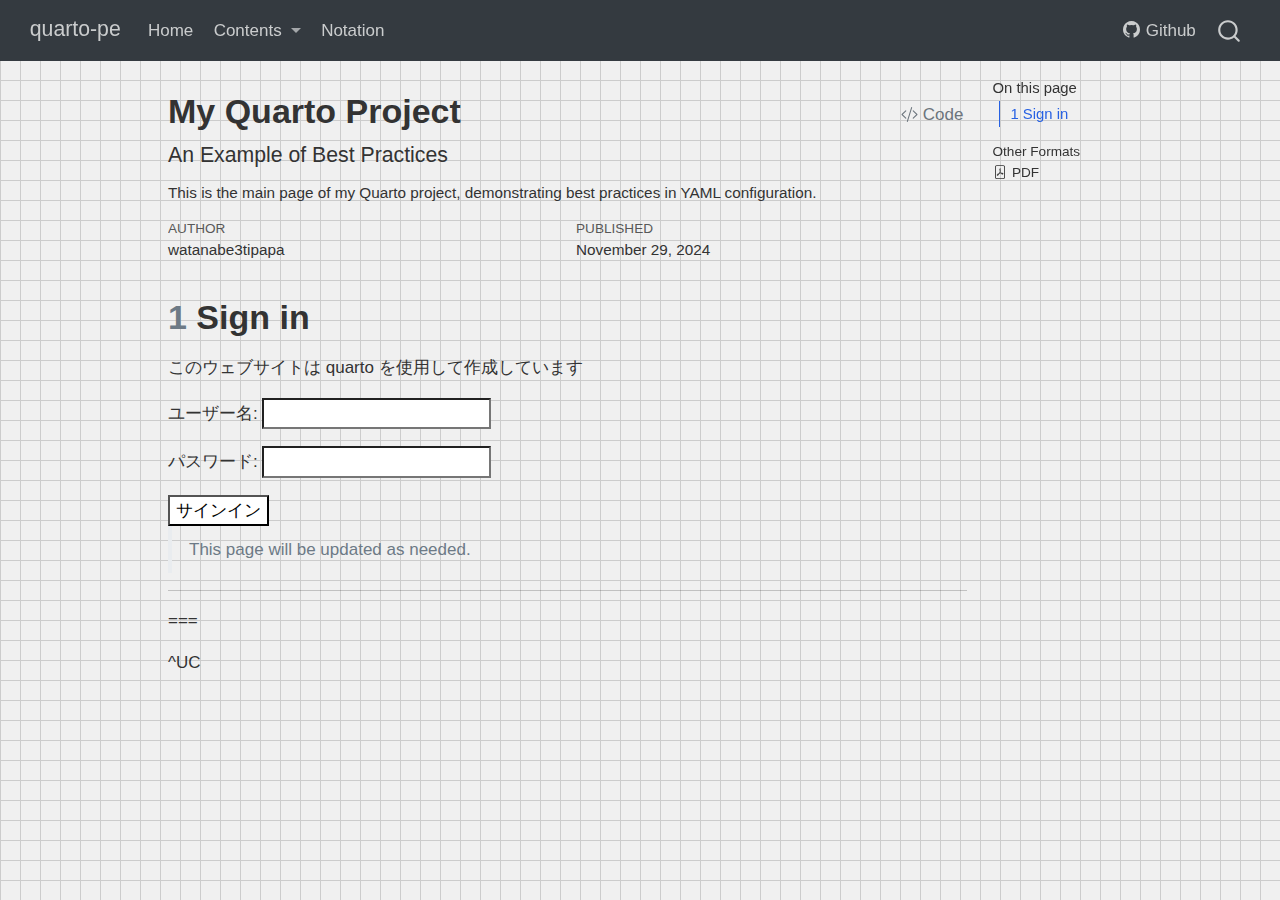
<file: docs/siginin.html>
<!DOCTYPE html>
<html xmlns="http://www.w3.org/1999/xhtml" lang="jp" xml:lang="jp"><head>

<meta charset="utf-8">
<meta name="generator" content="quarto-1.7.34">

<meta name="viewport" content="width=device-width, initial-scale=1.0, user-scalable=yes">

<meta name="author" content="watanabe3tipapa">
<meta name="dcterms.date" content="2024-11-29">
<meta name="description" content="This is the main page of my Quarto project, demonstrating best practices in YAML configuration.">

<title>My Quarto Project – quarto-pe</title>
<style>
code{white-space: pre-wrap;}
span.smallcaps{font-variant: small-caps;}
div.columns{display: flex; gap: min(4vw, 1.5em);}
div.column{flex: auto; overflow-x: auto;}
div.hanging-indent{margin-left: 1.5em; text-indent: -1.5em;}
ul.task-list{list-style: none;}
ul.task-list li input[type="checkbox"] {
  width: 0.8em;
  margin: 0 0.8em 0.2em -1em; /* quarto-specific, see https://github.com/quarto-dev/quarto-cli/issues/4556 */ 
  vertical-align: middle;
}
/* CSS for syntax highlighting */
html { -webkit-text-size-adjust: 100%; }
pre > code.sourceCode { white-space: pre; position: relative; }
pre > code.sourceCode > span { display: inline-block; line-height: 1.25; }
pre > code.sourceCode > span:empty { height: 1.2em; }
.sourceCode { overflow: visible; }
code.sourceCode > span { color: inherit; text-decoration: inherit; }
div.sourceCode { margin: 1em 0; }
pre.sourceCode { margin: 0; }
@media screen {
div.sourceCode { overflow: auto; }
}
@media print {
pre > code.sourceCode { white-space: pre-wrap; }
pre > code.sourceCode > span { text-indent: -5em; padding-left: 5em; }
}
pre.numberSource code
  { counter-reset: source-line 0; }
pre.numberSource code > span
  { position: relative; left: -4em; counter-increment: source-line; }
pre.numberSource code > span > a:first-child::before
  { content: counter(source-line);
    position: relative; left: -1em; text-align: right; vertical-align: baseline;
    border: none; display: inline-block;
    -webkit-touch-callout: none; -webkit-user-select: none;
    -khtml-user-select: none; -moz-user-select: none;
    -ms-user-select: none; user-select: none;
    padding: 0 4px; width: 4em;
  }
pre.numberSource { margin-left: 3em;  padding-left: 4px; }
div.sourceCode
  {   }
@media screen {
pre > code.sourceCode > span > a:first-child::before { text-decoration: underline; }
}
</style>


<script src="site_libs/quarto-nav/quarto-nav.js"></script>
<script src="site_libs/quarto-nav/headroom.min.js"></script>
<script src="site_libs/clipboard/clipboard.min.js"></script>
<script src="site_libs/quarto-search/autocomplete.umd.js"></script>
<script src="site_libs/quarto-search/fuse.min.js"></script>
<script src="site_libs/quarto-search/quarto-search.js"></script>
<meta name="quarto:offset" content="./">
<script src="site_libs/quarto-html/quarto.js" type="module"></script>
<script src="site_libs/quarto-html/tabsets/tabsets.js" type="module"></script>
<script src="site_libs/quarto-html/popper.min.js"></script>
<script src="site_libs/quarto-html/tippy.umd.min.js"></script>
<script src="site_libs/quarto-html/anchor.min.js"></script>
<link href="site_libs/quarto-html/tippy.css" rel="stylesheet">
<link href="site_libs/quarto-html/quarto-syntax-highlighting-9582434199d49cc9e91654cdeeb4866b.css" rel="stylesheet" id="quarto-text-highlighting-styles">
<script src="site_libs/bootstrap/bootstrap.min.js"></script>
<link href="site_libs/bootstrap/bootstrap-icons.css" rel="stylesheet">
<link href="site_libs/bootstrap/bootstrap-6bbbc1ad7f3fdd54d5cc340b4028c477.min.css" rel="stylesheet" append-hash="true" id="quarto-bootstrap" data-mode="light">
<script id="quarto-search-options" type="application/json">{
  "location": "navbar",
  "copy-button": false,
  "collapse-after": 3,
  "panel-placement": "end",
  "type": "overlay",
  "limit": 50,
  "keyboard-shortcut": [
    "f",
    "/",
    "s"
  ],
  "show-item-context": false,
  "language": {
    "search-no-results-text": "No results",
    "search-matching-documents-text": "matching documents",
    "search-copy-link-title": "Copy link to search",
    "search-hide-matches-text": "Hide additional matches",
    "search-more-match-text": "more match in this document",
    "search-more-matches-text": "more matches in this document",
    "search-clear-button-title": "Clear",
    "search-text-placeholder": "",
    "search-detached-cancel-button-title": "Cancel",
    "search-submit-button-title": "Submit",
    "search-label": "Search"
  }
}</script>


<link rel="stylesheet" href="styles.css">
<link rel="stylesheet" href="custom-styles.css">
</head>

<body class="nav-fixed quarto-light">

<div id="quarto-search-results"></div>
  <header id="quarto-header" class="headroom fixed-top">
    <nav class="navbar navbar-expand-lg " data-bs-theme="dark">
      <div class="navbar-container container-fluid">
      <div class="navbar-brand-container mx-auto">
    <a class="navbar-brand" href="./index.html">
    <span class="navbar-title">quarto-pe</span>
    </a>
  </div>
            <div id="quarto-search" class="" title="Search"></div>
          <button class="navbar-toggler" type="button" data-bs-toggle="collapse" data-bs-target="#navbarCollapse" aria-controls="navbarCollapse" role="menu" aria-expanded="false" aria-label="Toggle navigation" onclick="if (window.quartoToggleHeadroom) { window.quartoToggleHeadroom(); }">
  <span class="navbar-toggler-icon"></span>
</button>
          <div class="collapse navbar-collapse" id="navbarCollapse">
            <ul class="navbar-nav navbar-nav-scroll me-auto">
  <li class="nav-item">
    <a class="nav-link" href="./index.html"> 
<span class="menu-text">Home</span></a>
  </li>  
  <li class="nav-item dropdown ">
    <a class="nav-link dropdown-toggle" href="#" id="nav-menu-contents" role="link" data-bs-toggle="dropdown" aria-expanded="false">
 <span class="menu-text">Contents</span>
    </a>
    <ul class="dropdown-menu" aria-labelledby="nav-menu-contents">    
        <li>
    <a class="dropdown-item" href="./content1.html">
 <span class="dropdown-text">Content1</span></a>
  </li>  
        <li>
    <a class="dropdown-item" href="./content2.html">
 <span class="dropdown-text">Content2</span></a>
  </li>  
        <li>
    <a class="dropdown-item" href="./content3.html">
 <span class="dropdown-text">Content3</span></a>
  </li>  
        <li>
    <a class="dropdown-item" href="./content4.html">
 <span class="dropdown-text">Content4</span></a>
  </li>  
        <li>
    <a class="dropdown-item" href="./content5.html">
 <span class="dropdown-text">Content5</span></a>
  </li>  
    </ul>
  </li>
  <li class="nav-item">
    <a class="nav-link" href="./notation.html"> 
<span class="menu-text">Notation</span></a>
  </li>  
</ul>
            <ul class="navbar-nav navbar-nav-scroll ms-auto">
  <li class="nav-item">
    <a class="nav-link" href="https://github.com/watanabe3tipapa/quarto-pe"> <i class="bi bi-github" role="img">
</i> 
<span class="menu-text">Github</span></a>
  </li>  
</ul>
          </div> <!-- /navcollapse -->
            <div class="quarto-navbar-tools">
</div>
      </div> <!-- /container-fluid -->
    </nav>
</header>
<!-- content -->
<div id="quarto-content" class="quarto-container page-columns page-rows-contents page-layout-article page-navbar">
<!-- sidebar -->
<!-- margin-sidebar -->
    <div id="quarto-margin-sidebar" class="sidebar margin-sidebar">
        <nav id="TOC" role="doc-toc" class="toc-active">
    <h2 id="toc-title">On this page</h2>
   
  <ul>
  <li><a href="#sign-in" id="toc-sign-in" class="nav-link active" data-scroll-target="#sign-in"><span class="header-section-number">1</span> Sign in</a></li>
  </ul>
<div class="quarto-alternate-formats"><h2>Other Formats</h2><ul><li><a href="siginin.pdf"><i class="bi bi-file-pdf"></i>PDF</a></li></ul></div></nav>
    </div>
<!-- main -->
<main class="content" id="quarto-document-content">

<header id="title-block-header" class="quarto-title-block default">
<div class="quarto-title">
<div class="quarto-title-block"><div><h1 class="title">My Quarto Project</h1><button type="button" class="btn code-tools-button" id="quarto-code-tools-source"><i class="bi"></i> Code</button></div></div>
<p class="subtitle lead">An Example of Best Practices</p>
</div>

<div>
  <div class="description">
    <p>This is the main page of my Quarto project, demonstrating best practices in YAML configuration.</p>
  </div>
</div>


<div class="quarto-title-meta">

    <div>
    <div class="quarto-title-meta-heading">Author</div>
    <div class="quarto-title-meta-contents">
             <p>watanabe3tipapa </p>
          </div>
  </div>
    
    <div>
    <div class="quarto-title-meta-heading">Published</div>
    <div class="quarto-title-meta-contents">
      <p class="date">November 29, 2024</p>
    </div>
  </div>
  
    
  </div>
  


</header>


<section id="sign-in" class="level1" data-number="1">
<h1 data-number="1"><span class="header-section-number">1</span> Sign in</h1>
<p>このウェブサイトは quarto を使用して作成しています</p>
<form action="YOUR_SIGNIN_ENDPOINT" method="POST">
<p><label for="username">ユーザー名:</label> <input type="text" id="username" name="username" required=""></p>
<p><label for="password">パスワード:</label> <input type="password" id="password" name="password" required=""></p>
<button type="submit">
サインイン
</button>
</form>
<blockquote class="blockquote">
<p>This page will be updated as needed.</p>
</blockquote>
<hr>
<p>===</p>
<p>^UC</p>


<!-- -->

</section>

</main> <!-- /main -->
<script id="quarto-html-after-body" type="application/javascript">
  window.document.addEventListener("DOMContentLoaded", function (event) {
    const icon = "";
    const anchorJS = new window.AnchorJS();
    anchorJS.options = {
      placement: 'right',
      icon: icon
    };
    anchorJS.add('.anchored');
    const isCodeAnnotation = (el) => {
      for (const clz of el.classList) {
        if (clz.startsWith('code-annotation-')) {                     
          return true;
        }
      }
      return false;
    }
    const onCopySuccess = function(e) {
      // button target
      const button = e.trigger;
      // don't keep focus
      button.blur();
      // flash "checked"
      button.classList.add('code-copy-button-checked');
      var currentTitle = button.getAttribute("title");
      button.setAttribute("title", "Copied!");
      let tooltip;
      if (window.bootstrap) {
        button.setAttribute("data-bs-toggle", "tooltip");
        button.setAttribute("data-bs-placement", "left");
        button.setAttribute("data-bs-title", "Copied!");
        tooltip = new bootstrap.Tooltip(button, 
          { trigger: "manual", 
            customClass: "code-copy-button-tooltip",
            offset: [0, -8]});
        tooltip.show();    
      }
      setTimeout(function() {
        if (tooltip) {
          tooltip.hide();
          button.removeAttribute("data-bs-title");
          button.removeAttribute("data-bs-toggle");
          button.removeAttribute("data-bs-placement");
        }
        button.setAttribute("title", currentTitle);
        button.classList.remove('code-copy-button-checked');
      }, 1000);
      // clear code selection
      e.clearSelection();
    }
    const getTextToCopy = function(trigger) {
        const codeEl = trigger.previousElementSibling.cloneNode(true);
        for (const childEl of codeEl.children) {
          if (isCodeAnnotation(childEl)) {
            childEl.remove();
          }
        }
        return codeEl.innerText;
    }
    const clipboard = new window.ClipboardJS('.code-copy-button:not([data-in-quarto-modal])', {
      text: getTextToCopy
    });
    clipboard.on('success', onCopySuccess);
    if (window.document.getElementById('quarto-embedded-source-code-modal')) {
      const clipboardModal = new window.ClipboardJS('.code-copy-button[data-in-quarto-modal]', {
        text: getTextToCopy,
        container: window.document.getElementById('quarto-embedded-source-code-modal')
      });
      clipboardModal.on('success', onCopySuccess);
    }
    const viewSource = window.document.getElementById('quarto-view-source') ||
                       window.document.getElementById('quarto-code-tools-source');
    if (viewSource) {
      const sourceUrl = viewSource.getAttribute("data-quarto-source-url");
      viewSource.addEventListener("click", function(e) {
        if (sourceUrl) {
          // rstudio viewer pane
          if (/\bcapabilities=\b/.test(window.location)) {
            window.open(sourceUrl);
          } else {
            window.location.href = sourceUrl;
          }
        } else {
          const modal = new bootstrap.Modal(document.getElementById('quarto-embedded-source-code-modal'));
          modal.show();
        }
        return false;
      });
    }
    function toggleCodeHandler(show) {
      return function(e) {
        const detailsSrc = window.document.querySelectorAll(".cell > details > .sourceCode");
        for (let i=0; i<detailsSrc.length; i++) {
          const details = detailsSrc[i].parentElement;
          if (show) {
            details.open = true;
          } else {
            details.removeAttribute("open");
          }
        }
        const cellCodeDivs = window.document.querySelectorAll(".cell > .sourceCode");
        const fromCls = show ? "hidden" : "unhidden";
        const toCls = show ? "unhidden" : "hidden";
        for (let i=0; i<cellCodeDivs.length; i++) {
          const codeDiv = cellCodeDivs[i];
          if (codeDiv.classList.contains(fromCls)) {
            codeDiv.classList.remove(fromCls);
            codeDiv.classList.add(toCls);
          } 
        }
        return false;
      }
    }
    const hideAllCode = window.document.getElementById("quarto-hide-all-code");
    if (hideAllCode) {
      hideAllCode.addEventListener("click", toggleCodeHandler(false));
    }
    const showAllCode = window.document.getElementById("quarto-show-all-code");
    if (showAllCode) {
      showAllCode.addEventListener("click", toggleCodeHandler(true));
    }
      var localhostRegex = new RegExp(/^(?:http|https):\/\/localhost\:?[0-9]*\//);
      var mailtoRegex = new RegExp(/^mailto:/);
        var filterRegex = new RegExp('/' + window.location.host + '/');
      var isInternal = (href) => {
          return filterRegex.test(href) || localhostRegex.test(href) || mailtoRegex.test(href);
      }
      // Inspect non-navigation links and adorn them if external
     var links = window.document.querySelectorAll('a[href]:not(.nav-link):not(.navbar-brand):not(.toc-action):not(.sidebar-link):not(.sidebar-item-toggle):not(.pagination-link):not(.no-external):not([aria-hidden]):not(.dropdown-item):not(.quarto-navigation-tool):not(.about-link)');
      for (var i=0; i<links.length; i++) {
        const link = links[i];
        if (!isInternal(link.href)) {
          // undo the damage that might have been done by quarto-nav.js in the case of
          // links that we want to consider external
          if (link.dataset.originalHref !== undefined) {
            link.href = link.dataset.originalHref;
          }
        }
      }
    function tippyHover(el, contentFn, onTriggerFn, onUntriggerFn) {
      const config = {
        allowHTML: true,
        maxWidth: 500,
        delay: 100,
        arrow: false,
        appendTo: function(el) {
            return el.parentElement;
        },
        interactive: true,
        interactiveBorder: 10,
        theme: 'quarto',
        placement: 'bottom-start',
      };
      if (contentFn) {
        config.content = contentFn;
      }
      if (onTriggerFn) {
        config.onTrigger = onTriggerFn;
      }
      if (onUntriggerFn) {
        config.onUntrigger = onUntriggerFn;
      }
      window.tippy(el, config); 
    }
    const noterefs = window.document.querySelectorAll('a[role="doc-noteref"]');
    for (var i=0; i<noterefs.length; i++) {
      const ref = noterefs[i];
      tippyHover(ref, function() {
        // use id or data attribute instead here
        let href = ref.getAttribute('data-footnote-href') || ref.getAttribute('href');
        try { href = new URL(href).hash; } catch {}
        const id = href.replace(/^#\/?/, "");
        const note = window.document.getElementById(id);
        if (note) {
          return note.innerHTML;
        } else {
          return "";
        }
      });
    }
    const xrefs = window.document.querySelectorAll('a.quarto-xref');
    const processXRef = (id, note) => {
      // Strip column container classes
      const stripColumnClz = (el) => {
        el.classList.remove("page-full", "page-columns");
        if (el.children) {
          for (const child of el.children) {
            stripColumnClz(child);
          }
        }
      }
      stripColumnClz(note)
      if (id === null || id.startsWith('sec-')) {
        // Special case sections, only their first couple elements
        const container = document.createElement("div");
        if (note.children && note.children.length > 2) {
          container.appendChild(note.children[0].cloneNode(true));
          for (let i = 1; i < note.children.length; i++) {
            const child = note.children[i];
            if (child.tagName === "P" && child.innerText === "") {
              continue;
            } else {
              container.appendChild(child.cloneNode(true));
              break;
            }
          }
          if (window.Quarto?.typesetMath) {
            window.Quarto.typesetMath(container);
          }
          return container.innerHTML
        } else {
          if (window.Quarto?.typesetMath) {
            window.Quarto.typesetMath(note);
          }
          return note.innerHTML;
        }
      } else {
        // Remove any anchor links if they are present
        const anchorLink = note.querySelector('a.anchorjs-link');
        if (anchorLink) {
          anchorLink.remove();
        }
        if (window.Quarto?.typesetMath) {
          window.Quarto.typesetMath(note);
        }
        if (note.classList.contains("callout")) {
          return note.outerHTML;
        } else {
          return note.innerHTML;
        }
      }
    }
    for (var i=0; i<xrefs.length; i++) {
      const xref = xrefs[i];
      tippyHover(xref, undefined, function(instance) {
        instance.disable();
        let url = xref.getAttribute('href');
        let hash = undefined; 
        if (url.startsWith('#')) {
          hash = url;
        } else {
          try { hash = new URL(url).hash; } catch {}
        }
        if (hash) {
          const id = hash.replace(/^#\/?/, "");
          const note = window.document.getElementById(id);
          if (note !== null) {
            try {
              const html = processXRef(id, note.cloneNode(true));
              instance.setContent(html);
            } finally {
              instance.enable();
              instance.show();
            }
          } else {
            // See if we can fetch this
            fetch(url.split('#')[0])
            .then(res => res.text())
            .then(html => {
              const parser = new DOMParser();
              const htmlDoc = parser.parseFromString(html, "text/html");
              const note = htmlDoc.getElementById(id);
              if (note !== null) {
                const html = processXRef(id, note);
                instance.setContent(html);
              } 
            }).finally(() => {
              instance.enable();
              instance.show();
            });
          }
        } else {
          // See if we can fetch a full url (with no hash to target)
          // This is a special case and we should probably do some content thinning / targeting
          fetch(url)
          .then(res => res.text())
          .then(html => {
            const parser = new DOMParser();
            const htmlDoc = parser.parseFromString(html, "text/html");
            const note = htmlDoc.querySelector('main.content');
            if (note !== null) {
              // This should only happen for chapter cross references
              // (since there is no id in the URL)
              // remove the first header
              if (note.children.length > 0 && note.children[0].tagName === "HEADER") {
                note.children[0].remove();
              }
              const html = processXRef(null, note);
              instance.setContent(html);
            } 
          }).finally(() => {
            instance.enable();
            instance.show();
          });
        }
      }, function(instance) {
      });
    }
        let selectedAnnoteEl;
        const selectorForAnnotation = ( cell, annotation) => {
          let cellAttr = 'data-code-cell="' + cell + '"';
          let lineAttr = 'data-code-annotation="' +  annotation + '"';
          const selector = 'span[' + cellAttr + '][' + lineAttr + ']';
          return selector;
        }
        const selectCodeLines = (annoteEl) => {
          const doc = window.document;
          const targetCell = annoteEl.getAttribute("data-target-cell");
          const targetAnnotation = annoteEl.getAttribute("data-target-annotation");
          const annoteSpan = window.document.querySelector(selectorForAnnotation(targetCell, targetAnnotation));
          const lines = annoteSpan.getAttribute("data-code-lines").split(",");
          const lineIds = lines.map((line) => {
            return targetCell + "-" + line;
          })
          let top = null;
          let height = null;
          let parent = null;
          if (lineIds.length > 0) {
              //compute the position of the single el (top and bottom and make a div)
              const el = window.document.getElementById(lineIds[0]);
              top = el.offsetTop;
              height = el.offsetHeight;
              parent = el.parentElement.parentElement;
            if (lineIds.length > 1) {
              const lastEl = window.document.getElementById(lineIds[lineIds.length - 1]);
              const bottom = lastEl.offsetTop + lastEl.offsetHeight;
              height = bottom - top;
            }
            if (top !== null && height !== null && parent !== null) {
              // cook up a div (if necessary) and position it 
              let div = window.document.getElementById("code-annotation-line-highlight");
              if (div === null) {
                div = window.document.createElement("div");
                div.setAttribute("id", "code-annotation-line-highlight");
                div.style.position = 'absolute';
                parent.appendChild(div);
              }
              div.style.top = top - 2 + "px";
              div.style.height = height + 4 + "px";
              div.style.left = 0;
              let gutterDiv = window.document.getElementById("code-annotation-line-highlight-gutter");
              if (gutterDiv === null) {
                gutterDiv = window.document.createElement("div");
                gutterDiv.setAttribute("id", "code-annotation-line-highlight-gutter");
                gutterDiv.style.position = 'absolute';
                const codeCell = window.document.getElementById(targetCell);
                const gutter = codeCell.querySelector('.code-annotation-gutter');
                gutter.appendChild(gutterDiv);
              }
              gutterDiv.style.top = top - 2 + "px";
              gutterDiv.style.height = height + 4 + "px";
            }
            selectedAnnoteEl = annoteEl;
          }
        };
        const unselectCodeLines = () => {
          const elementsIds = ["code-annotation-line-highlight", "code-annotation-line-highlight-gutter"];
          elementsIds.forEach((elId) => {
            const div = window.document.getElementById(elId);
            if (div) {
              div.remove();
            }
          });
          selectedAnnoteEl = undefined;
        };
          // Handle positioning of the toggle
      window.addEventListener(
        "resize",
        throttle(() => {
          elRect = undefined;
          if (selectedAnnoteEl) {
            selectCodeLines(selectedAnnoteEl);
          }
        }, 10)
      );
      function throttle(fn, ms) {
      let throttle = false;
      let timer;
        return (...args) => {
          if(!throttle) { // first call gets through
              fn.apply(this, args);
              throttle = true;
          } else { // all the others get throttled
              if(timer) clearTimeout(timer); // cancel #2
              timer = setTimeout(() => {
                fn.apply(this, args);
                timer = throttle = false;
              }, ms);
          }
        };
      }
        // Attach click handler to the DT
        const annoteDls = window.document.querySelectorAll('dt[data-target-cell]');
        for (const annoteDlNode of annoteDls) {
          annoteDlNode.addEventListener('click', (event) => {
            const clickedEl = event.target;
            if (clickedEl !== selectedAnnoteEl) {
              unselectCodeLines();
              const activeEl = window.document.querySelector('dt[data-target-cell].code-annotation-active');
              if (activeEl) {
                activeEl.classList.remove('code-annotation-active');
              }
              selectCodeLines(clickedEl);
              clickedEl.classList.add('code-annotation-active');
            } else {
              // Unselect the line
              unselectCodeLines();
              clickedEl.classList.remove('code-annotation-active');
            }
          });
        }
    const findCites = (el) => {
      const parentEl = el.parentElement;
      if (parentEl) {
        const cites = parentEl.dataset.cites;
        if (cites) {
          return {
            el,
            cites: cites.split(' ')
          };
        } else {
          return findCites(el.parentElement)
        }
      } else {
        return undefined;
      }
    };
    var bibliorefs = window.document.querySelectorAll('a[role="doc-biblioref"]');
    for (var i=0; i<bibliorefs.length; i++) {
      const ref = bibliorefs[i];
      const citeInfo = findCites(ref);
      if (citeInfo) {
        tippyHover(citeInfo.el, function() {
          var popup = window.document.createElement('div');
          citeInfo.cites.forEach(function(cite) {
            var citeDiv = window.document.createElement('div');
            citeDiv.classList.add('hanging-indent');
            citeDiv.classList.add('csl-entry');
            var biblioDiv = window.document.getElementById('ref-' + cite);
            if (biblioDiv) {
              citeDiv.innerHTML = biblioDiv.innerHTML;
            }
            popup.appendChild(citeDiv);
          });
          return popup.innerHTML;
        });
      }
    }
  });
  </script><div class="modal fade" id="quarto-embedded-source-code-modal" tabindex="-1" aria-labelledby="quarto-embedded-source-code-modal-label" aria-hidden="true"><div class="modal-dialog modal-dialog-scrollable"><div class="modal-content"><div class="modal-header"><h5 class="modal-title" id="quarto-embedded-source-code-modal-label">Source Code</h5><button class="btn-close" data-bs-dismiss="modal"></button></div><div class="modal-body"><div class="">
<div class="sourceCode" id="cb1" data-shortcodes="false"><pre class="sourceCode markdown code-with-copy"><code class="sourceCode markdown"><span id="cb1-1"><a href="#cb1-1" aria-hidden="true" tabindex="-1"></a><span class="co">---</span></span>
<span id="cb1-2"><a href="#cb1-2" aria-hidden="true" tabindex="-1"></a><span class="an">title:</span><span class="co"> "My Quarto Project"</span></span>
<span id="cb1-3"><a href="#cb1-3" aria-hidden="true" tabindex="-1"></a><span class="an">subtitle:</span><span class="co"> "An Example of Best Practices"</span></span>
<span id="cb1-4"><a href="#cb1-4" aria-hidden="true" tabindex="-1"></a><span class="an">author:</span><span class="co"> "watanabe3tipapa"</span></span>
<span id="cb1-5"><a href="#cb1-5" aria-hidden="true" tabindex="-1"></a><span class="an">date:</span><span class="co"> last-modified</span></span>
<span id="cb1-6"><a href="#cb1-6" aria-hidden="true" tabindex="-1"></a><span class="an">description:</span><span class="co"> |</span></span>
<span id="cb1-7"><a href="#cb1-7" aria-hidden="true" tabindex="-1"></a><span class="co">  This is the main page of my Quarto project, </span></span>
<span id="cb1-8"><a href="#cb1-8" aria-hidden="true" tabindex="-1"></a><span class="co">  demonstrating best practices in YAML configuration.</span></span>
<span id="cb1-9"><a href="#cb1-9" aria-hidden="true" tabindex="-1"></a><span class="an">lang:</span><span class="co"> jp</span></span>
<span id="cb1-10"><a href="#cb1-10" aria-hidden="true" tabindex="-1"></a><span class="an">toc:</span><span class="co"> true</span></span>
<span id="cb1-11"><a href="#cb1-11" aria-hidden="true" tabindex="-1"></a><span class="an">number-sections:</span><span class="co"> true</span></span>
<span id="cb1-12"><a href="#cb1-12" aria-hidden="true" tabindex="-1"></a><span class="an">highlight-style:</span><span class="co"> github</span></span>
<span id="cb1-13"><a href="#cb1-13" aria-hidden="true" tabindex="-1"></a><span class="an">code-fold:</span><span class="co"> show</span></span>
<span id="cb1-14"><a href="#cb1-14" aria-hidden="true" tabindex="-1"></a><span class="an">execute:</span></span>
<span id="cb1-15"><a href="#cb1-15" aria-hidden="true" tabindex="-1"></a><span class="co">  echo: false</span></span>
<span id="cb1-16"><a href="#cb1-16" aria-hidden="true" tabindex="-1"></a><span class="co">  warning: false</span></span>
<span id="cb1-17"><a href="#cb1-17" aria-hidden="true" tabindex="-1"></a><span class="an">format:</span></span>
<span id="cb1-18"><a href="#cb1-18" aria-hidden="true" tabindex="-1"></a><span class="co">  html:</span></span>
<span id="cb1-19"><a href="#cb1-19" aria-hidden="true" tabindex="-1"></a><span class="co">    css: custom-styles.css</span></span>
<span id="cb1-20"><a href="#cb1-20" aria-hidden="true" tabindex="-1"></a><span class="co">  pdf:</span></span>
<span id="cb1-21"><a href="#cb1-21" aria-hidden="true" tabindex="-1"></a><span class="co">    documentclass: article</span></span>
<span id="cb1-22"><a href="#cb1-22" aria-hidden="true" tabindex="-1"></a><span class="co">    papersize: a4</span></span>
<span id="cb1-23"><a href="#cb1-23" aria-hidden="true" tabindex="-1"></a><span class="co">---</span></span>
<span id="cb1-24"><a href="#cb1-24" aria-hidden="true" tabindex="-1"></a></span>
<span id="cb1-25"><a href="#cb1-25" aria-hidden="true" tabindex="-1"></a><span class="fu"># Sign in</span></span>
<span id="cb1-26"><a href="#cb1-26" aria-hidden="true" tabindex="-1"></a></span>
<span id="cb1-27"><a href="#cb1-27" aria-hidden="true" tabindex="-1"></a>このウェブサイトは quarto を使用して作成しています</span>
<span id="cb1-28"><a href="#cb1-28" aria-hidden="true" tabindex="-1"></a></span>
<span id="cb1-29"><a href="#cb1-29" aria-hidden="true" tabindex="-1"></a><span class="dt">&lt;</span><span class="kw">form</span><span class="ot"> action</span><span class="op">=</span><span class="st">"YOUR_SIGNIN_ENDPOINT"</span><span class="ot"> method</span><span class="op">=</span><span class="st">"POST"</span><span class="dt">&gt;</span></span>
<span id="cb1-30"><a href="#cb1-30" aria-hidden="true" tabindex="-1"></a></span>
<span id="cb1-31"><a href="#cb1-31" aria-hidden="true" tabindex="-1"></a><span class="dt">&lt;</span><span class="kw">label</span><span class="ot"> for</span><span class="op">=</span><span class="st">"username"</span><span class="dt">&gt;</span>ユーザー名:<span class="dt">&lt;/</span><span class="kw">label</span><span class="dt">&gt;</span> <span class="dt">&lt;</span><span class="kw">input</span><span class="ot"> type</span><span class="op">=</span><span class="st">"text"</span><span class="ot"> id</span><span class="op">=</span><span class="st">"username"</span><span class="ot"> name</span><span class="op">=</span><span class="st">"username"</span><span class="ot"> required</span><span class="dt">&gt;</span></span>
<span id="cb1-32"><a href="#cb1-32" aria-hidden="true" tabindex="-1"></a></span>
<span id="cb1-33"><a href="#cb1-33" aria-hidden="true" tabindex="-1"></a><span class="dt">&lt;</span><span class="kw">label</span><span class="ot"> for</span><span class="op">=</span><span class="st">"password"</span><span class="dt">&gt;</span>パスワード:<span class="dt">&lt;/</span><span class="kw">label</span><span class="dt">&gt;</span> <span class="dt">&lt;</span><span class="kw">input</span><span class="ot"> type</span><span class="op">=</span><span class="st">"password"</span><span class="ot"> id</span><span class="op">=</span><span class="st">"password"</span><span class="ot"> name</span><span class="op">=</span><span class="st">"password"</span><span class="ot"> required</span><span class="dt">&gt;</span></span>
<span id="cb1-34"><a href="#cb1-34" aria-hidden="true" tabindex="-1"></a></span>
<span id="cb1-35"><a href="#cb1-35" aria-hidden="true" tabindex="-1"></a><span class="dt">&lt;</span><span class="kw">button</span><span class="ot"> type</span><span class="op">=</span><span class="st">"submit"</span><span class="dt">&gt;</span>サインイン<span class="dt">&lt;/</span><span class="kw">button</span><span class="dt">&gt;</span></span>
<span id="cb1-36"><a href="#cb1-36" aria-hidden="true" tabindex="-1"></a></span>
<span id="cb1-37"><a href="#cb1-37" aria-hidden="true" tabindex="-1"></a><span class="dt">&lt;/</span><span class="kw">form</span><span class="dt">&gt;</span></span>
<span id="cb1-38"><a href="#cb1-38" aria-hidden="true" tabindex="-1"></a></span>
<span id="cb1-39"><a href="#cb1-39" aria-hidden="true" tabindex="-1"></a><span class="at">&gt; This page will be updated as needed.</span></span>
<span id="cb1-40"><a href="#cb1-40" aria-hidden="true" tabindex="-1"></a></span>
<span id="cb1-41"><a href="#cb1-41" aria-hidden="true" tabindex="-1"></a>------------------------------------------------------------------------</span>
<span id="cb1-42"><a href="#cb1-42" aria-hidden="true" tabindex="-1"></a></span>
<span id="cb1-43"><a href="#cb1-43" aria-hidden="true" tabindex="-1"></a><span class="fu">===</span></span>
<span id="cb1-44"><a href="#cb1-44" aria-hidden="true" tabindex="-1"></a></span>
<span id="cb1-45"><a href="#cb1-45" aria-hidden="true" tabindex="-1"></a>\^UC</span></code><button title="Copy to Clipboard" class="code-copy-button" data-in-quarto-modal=""><i class="bi"></i></button></pre></div>
</div></div></div></div></div>
</div> <!-- /content -->




</body></html>
</file>
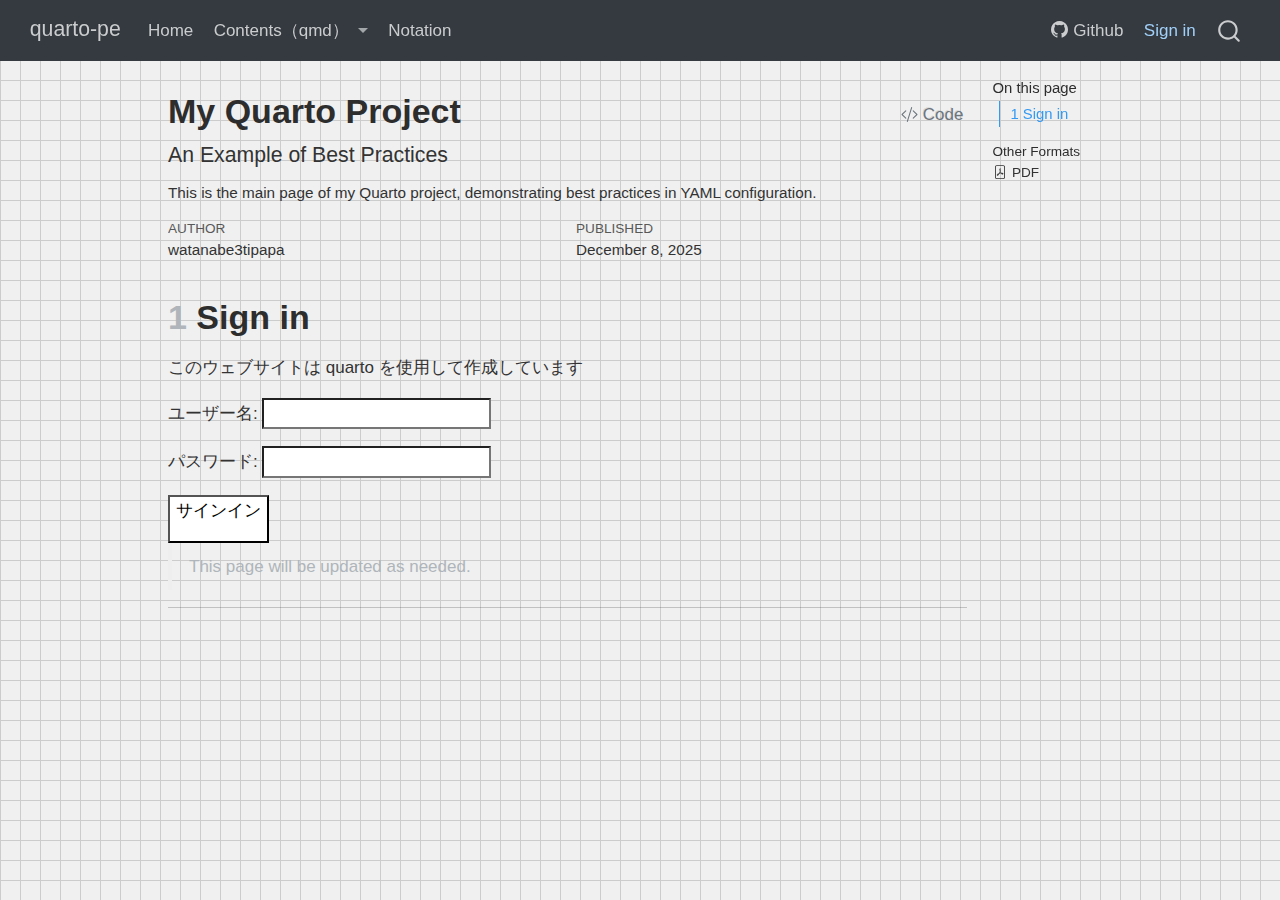
<file: docs/signin.html>
<!DOCTYPE html>
<html xmlns="http://www.w3.org/1999/xhtml" lang="jp" xml:lang="jp"><head>

<meta charset="utf-8">
<meta name="generator" content="quarto-1.8.26">

<meta name="viewport" content="width=device-width, initial-scale=1.0, user-scalable=yes">

<meta name="author" content="watanabe3tipapa">
<meta name="dcterms.date" content="2025-12-08">
<meta name="description" content="This is the main page of my Quarto project, demonstrating best practices in YAML configuration.">

<title>My Quarto Project – quarto-pe</title>
<style>
code{white-space: pre-wrap;}
span.smallcaps{font-variant: small-caps;}
div.columns{display: flex; gap: min(4vw, 1.5em);}
div.column{flex: auto; overflow-x: auto;}
div.hanging-indent{margin-left: 1.5em; text-indent: -1.5em;}
ul.task-list{list-style: none;}
ul.task-list li input[type="checkbox"] {
  width: 0.8em;
  margin: 0 0.8em 0.2em -1em; /* quarto-specific, see https://github.com/quarto-dev/quarto-cli/issues/4556 */ 
  vertical-align: middle;
}
/* CSS for syntax highlighting */
html { -webkit-text-size-adjust: 100%; }
pre > code.sourceCode { white-space: pre; position: relative; }
pre > code.sourceCode > span { display: inline-block; line-height: 1.25; }
pre > code.sourceCode > span:empty { height: 1.2em; }
.sourceCode { overflow: visible; }
code.sourceCode > span { color: inherit; text-decoration: inherit; }
div.sourceCode { margin: 1em 0; }
pre.sourceCode { margin: 0; }
@media screen {
div.sourceCode { overflow: auto; }
}
@media print {
pre > code.sourceCode { white-space: pre-wrap; }
pre > code.sourceCode > span { text-indent: -5em; padding-left: 5em; }
}
pre.numberSource code
  { counter-reset: source-line 0; }
pre.numberSource code > span
  { position: relative; left: -4em; counter-increment: source-line; }
pre.numberSource code > span > a:first-child::before
  { content: counter(source-line);
    position: relative; left: -1em; text-align: right; vertical-align: baseline;
    border: none; display: inline-block;
    -webkit-touch-callout: none; -webkit-user-select: none;
    -khtml-user-select: none; -moz-user-select: none;
    -ms-user-select: none; user-select: none;
    padding: 0 4px; width: 4em;
  }
pre.numberSource { margin-left: 3em;  padding-left: 4px; }
div.sourceCode
  {   }
@media screen {
pre > code.sourceCode > span > a:first-child::before { text-decoration: underline; }
}
</style>


<script src="site_libs/quarto-nav/quarto-nav.js"></script>
<script src="site_libs/quarto-nav/headroom.min.js"></script>
<script src="site_libs/clipboard/clipboard.min.js"></script>
<script src="site_libs/quarto-search/autocomplete.umd.js"></script>
<script src="site_libs/quarto-search/fuse.min.js"></script>
<script src="site_libs/quarto-search/quarto-search.js"></script>
<meta name="quarto:offset" content="./">
<script src="site_libs/quarto-html/quarto.js" type="module"></script>
<script src="site_libs/quarto-html/tabsets/tabsets.js" type="module"></script>
<script src="site_libs/quarto-html/axe/axe-check.js" type="module"></script>
<script src="site_libs/quarto-html/popper.min.js"></script>
<script src="site_libs/quarto-html/tippy.umd.min.js"></script>
<script src="site_libs/quarto-html/anchor.min.js"></script>
<link href="site_libs/quarto-html/tippy.css" rel="stylesheet">
<link href="site_libs/quarto-html/quarto-syntax-highlighting-597958c53c93a607afca12fd375c57ed.css" rel="stylesheet" id="quarto-text-highlighting-styles">
<script src="site_libs/bootstrap/bootstrap.min.js"></script>
<link href="site_libs/bootstrap/bootstrap-icons.css" rel="stylesheet">
<link href="site_libs/bootstrap/bootstrap-ff68a6019b979b3bd137d4b8f2ffe8e7.min.css" rel="stylesheet" append-hash="true" id="quarto-bootstrap" data-mode="light">
<script id="quarto-search-options" type="application/json">{
  "location": "navbar",
  "copy-button": false,
  "collapse-after": 3,
  "panel-placement": "end",
  "type": "overlay",
  "limit": 50,
  "keyboard-shortcut": [
    "f",
    "/",
    "s"
  ],
  "show-item-context": false,
  "language": {
    "search-no-results-text": "No results",
    "search-matching-documents-text": "matching documents",
    "search-copy-link-title": "Copy link to search",
    "search-hide-matches-text": "Hide additional matches",
    "search-more-match-text": "more match in this document",
    "search-more-matches-text": "more matches in this document",
    "search-clear-button-title": "Clear",
    "search-text-placeholder": "",
    "search-detached-cancel-button-title": "Cancel",
    "search-submit-button-title": "Submit",
    "search-label": "Search"
  }
}</script>


<link rel="stylesheet" href="styles.css">
</head>

<body class="nav-fixed quarto-light">

<div id="quarto-search-results"></div>
  <header id="quarto-header" class="headroom fixed-top">
    <nav class="navbar navbar-expand-lg " data-bs-theme="dark">
      <div class="navbar-container container-fluid">
      <div class="navbar-brand-container mx-auto">
    <a class="navbar-brand" href="./index.html">
    <span class="navbar-title">quarto-pe</span>
    </a>
  </div>
            <div id="quarto-search" class="" title="Search"></div>
          <button class="navbar-toggler" type="button" data-bs-toggle="collapse" data-bs-target="#navbarCollapse" aria-controls="navbarCollapse" role="menu" aria-expanded="false" aria-label="Toggle navigation" onclick="if (window.quartoToggleHeadroom) { window.quartoToggleHeadroom(); }">
  <span class="navbar-toggler-icon"></span>
</button>
          <div class="collapse navbar-collapse" id="navbarCollapse">
            <ul class="navbar-nav navbar-nav-scroll me-auto">
  <li class="nav-item">
    <a class="nav-link" href="./index.html"> 
<span class="menu-text">Home</span></a>
  </li>  
  <li class="nav-item dropdown ">
    <a class="nav-link dropdown-toggle" href="#" id="nav-menu-contents（qmd）" role="link" data-bs-toggle="dropdown" aria-expanded="false">
 <span class="menu-text">Contents（qmd）</span>
    </a>
    <ul class="dropdown-menu" aria-labelledby="nav-menu-contents（qmd）">    
        <li>
    <a class="dropdown-item" href="./content1.html">
 <span class="dropdown-text">Content1</span></a>
  </li>  
        <li>
    <a class="dropdown-item" href="./content2.html">
 <span class="dropdown-text">Content2</span></a>
  </li>  
        <li>
    <a class="dropdown-item" href="./content3.html">
 <span class="dropdown-text">Content3</span></a>
  </li>  
        <li>
    <a class="dropdown-item" href="./content4.html">
 <span class="dropdown-text">Content4</span></a>
  </li>  
        <li>
    <a class="dropdown-item" href="./content5.html">
 <span class="dropdown-text">Content5</span></a>
  </li>  
    </ul>
  </li>
  <li class="nav-item">
    <a class="nav-link" href="./notation.html"> 
<span class="menu-text">Notation</span></a>
  </li>  
</ul>
            <ul class="navbar-nav navbar-nav-scroll ms-auto">
  <li class="nav-item">
    <a class="nav-link" href="https://github.com/watanabe3tipapa/quarto-pe"> <i class="bi bi-github" role="img">
</i> 
<span class="menu-text">Github</span></a>
  </li>  
  <li class="nav-item">
    <a class="nav-link active" href="./signin.html" aria-current="page"> 
<span class="menu-text">Sign in</span></a>
  </li>  
</ul>
          </div> <!-- /navcollapse -->
            <div class="quarto-navbar-tools">
</div>
      </div> <!-- /container-fluid -->
    </nav>
</header>
<!-- content -->
<div id="quarto-content" class="quarto-container page-columns page-rows-contents page-layout-article page-navbar">
<!-- sidebar -->
<!-- margin-sidebar -->
    <div id="quarto-margin-sidebar" class="sidebar margin-sidebar">
        <nav id="TOC" role="doc-toc" class="toc-active">
    <h2 id="toc-title">On this page</h2>
   
  <ul>
  <li><a href="#sign-in" id="toc-sign-in" class="nav-link active" data-scroll-target="#sign-in"><span class="header-section-number">1</span> Sign in</a></li>
  </ul>
<div class="quarto-alternate-formats"><h2>Other Formats</h2><ul><li><a href="signin.pdf"><i class="bi bi-file-pdf"></i>PDF</a></li></ul></div></nav>
    </div>
<!-- main -->
<main class="content" id="quarto-document-content">

<header id="title-block-header" class="quarto-title-block default">
<div class="quarto-title">
<div class="quarto-title-block"><div><h1 class="title">My Quarto Project</h1><button type="button" class="btn code-tools-button" id="quarto-code-tools-source"><i class="bi"></i> Code</button></div></div>
<p class="subtitle lead">An Example of Best Practices</p>
</div>

<div>
  <div class="description">
    <p>This is the main page of my Quarto project, demonstrating best practices in YAML configuration.</p>
  </div>
</div>


<div class="quarto-title-meta">

    <div>
    <div class="quarto-title-meta-heading">Author</div>
    <div class="quarto-title-meta-contents">
             <p>watanabe3tipapa </p>
          </div>
  </div>
    
    <div>
    <div class="quarto-title-meta-heading">Published</div>
    <div class="quarto-title-meta-contents">
      <p class="date">December 8, 2025</p>
    </div>
  </div>
  
    
  </div>
  


</header>


<section id="sign-in" class="level1" data-number="1">
<h1 data-number="1"><span class="header-section-number">1</span> Sign in</h1>
<p>このウェブサイトは quarto を使用して作成しています</p>
<form action="YOUR_SIGNIN_ENDPOINT" method="POST">
<p><label for="username">ユーザー名:</label> <input type="text" id="username" name="username" required=""></p>
<p><label for="password">パスワード:</label> <input type="password" id="password" name="password" required=""></p>
<button type="submit">
<p>サインイン</p>
</button>
</form>
<blockquote class="blockquote">
<p>This page will be updated as needed.</p>
</blockquote>
<hr>


<!-- -->

</section>

</main> <!-- /main -->
<script id="quarto-html-after-body" type="application/javascript">
  window.document.addEventListener("DOMContentLoaded", function (event) {
    const icon = "";
    const anchorJS = new window.AnchorJS();
    anchorJS.options = {
      placement: 'right',
      icon: icon
    };
    anchorJS.add('.anchored');
    const isCodeAnnotation = (el) => {
      for (const clz of el.classList) {
        if (clz.startsWith('code-annotation-')) {                     
          return true;
        }
      }
      return false;
    }
    const onCopySuccess = function(e) {
      // button target
      const button = e.trigger;
      // don't keep focus
      button.blur();
      // flash "checked"
      button.classList.add('code-copy-button-checked');
      var currentTitle = button.getAttribute("title");
      button.setAttribute("title", "Copied!");
      let tooltip;
      if (window.bootstrap) {
        button.setAttribute("data-bs-toggle", "tooltip");
        button.setAttribute("data-bs-placement", "left");
        button.setAttribute("data-bs-title", "Copied!");
        tooltip = new bootstrap.Tooltip(button, 
          { trigger: "manual", 
            customClass: "code-copy-button-tooltip",
            offset: [0, -8]});
        tooltip.show();    
      }
      setTimeout(function() {
        if (tooltip) {
          tooltip.hide();
          button.removeAttribute("data-bs-title");
          button.removeAttribute("data-bs-toggle");
          button.removeAttribute("data-bs-placement");
        }
        button.setAttribute("title", currentTitle);
        button.classList.remove('code-copy-button-checked');
      }, 1000);
      // clear code selection
      e.clearSelection();
    }
    const getTextToCopy = function(trigger) {
      const outerScaffold = trigger.parentElement.cloneNode(true);
      const codeEl = outerScaffold.querySelector('code');
      for (const childEl of codeEl.children) {
        if (isCodeAnnotation(childEl)) {
          childEl.remove();
        }
      }
      return codeEl.innerText;
    }
    const clipboard = new window.ClipboardJS('.code-copy-button:not([data-in-quarto-modal])', {
      text: getTextToCopy
    });
    clipboard.on('success', onCopySuccess);
    if (window.document.getElementById('quarto-embedded-source-code-modal')) {
      const clipboardModal = new window.ClipboardJS('.code-copy-button[data-in-quarto-modal]', {
        text: getTextToCopy,
        container: window.document.getElementById('quarto-embedded-source-code-modal')
      });
      clipboardModal.on('success', onCopySuccess);
    }
    const viewSource = window.document.getElementById('quarto-view-source') ||
                       window.document.getElementById('quarto-code-tools-source');
    if (viewSource) {
      const sourceUrl = viewSource.getAttribute("data-quarto-source-url");
      viewSource.addEventListener("click", function(e) {
        if (sourceUrl) {
          // rstudio viewer pane
          if (/\bcapabilities=\b/.test(window.location)) {
            window.open(sourceUrl);
          } else {
            window.location.href = sourceUrl;
          }
        } else {
          const modal = new bootstrap.Modal(document.getElementById('quarto-embedded-source-code-modal'));
          modal.show();
        }
        return false;
      });
    }
    function toggleCodeHandler(show) {
      return function(e) {
        const detailsSrc = window.document.querySelectorAll(".cell > details > .sourceCode");
        for (let i=0; i<detailsSrc.length; i++) {
          const details = detailsSrc[i].parentElement;
          if (show) {
            details.open = true;
          } else {
            details.removeAttribute("open");
          }
        }
        const cellCodeDivs = window.document.querySelectorAll(".cell > .sourceCode");
        const fromCls = show ? "hidden" : "unhidden";
        const toCls = show ? "unhidden" : "hidden";
        for (let i=0; i<cellCodeDivs.length; i++) {
          const codeDiv = cellCodeDivs[i];
          if (codeDiv.classList.contains(fromCls)) {
            codeDiv.classList.remove(fromCls);
            codeDiv.classList.add(toCls);
          } 
        }
        return false;
      }
    }
    const hideAllCode = window.document.getElementById("quarto-hide-all-code");
    if (hideAllCode) {
      hideAllCode.addEventListener("click", toggleCodeHandler(false));
    }
    const showAllCode = window.document.getElementById("quarto-show-all-code");
    if (showAllCode) {
      showAllCode.addEventListener("click", toggleCodeHandler(true));
    }
      var localhostRegex = new RegExp(/^(?:http|https):\/\/localhost\:?[0-9]*\//);
      var mailtoRegex = new RegExp(/^mailto:/);
        var filterRegex = new RegExp('/' + window.location.host + '/');
      var isInternal = (href) => {
          return filterRegex.test(href) || localhostRegex.test(href) || mailtoRegex.test(href);
      }
      // Inspect non-navigation links and adorn them if external
     var links = window.document.querySelectorAll('a[href]:not(.nav-link):not(.navbar-brand):not(.toc-action):not(.sidebar-link):not(.sidebar-item-toggle):not(.pagination-link):not(.no-external):not([aria-hidden]):not(.dropdown-item):not(.quarto-navigation-tool):not(.about-link)');
      for (var i=0; i<links.length; i++) {
        const link = links[i];
        if (!isInternal(link.href)) {
          // undo the damage that might have been done by quarto-nav.js in the case of
          // links that we want to consider external
          if (link.dataset.originalHref !== undefined) {
            link.href = link.dataset.originalHref;
          }
        }
      }
    function tippyHover(el, contentFn, onTriggerFn, onUntriggerFn) {
      const config = {
        allowHTML: true,
        maxWidth: 500,
        delay: 100,
        arrow: false,
        appendTo: function(el) {
            return el.parentElement;
        },
        interactive: true,
        interactiveBorder: 10,
        theme: 'quarto',
        placement: 'bottom-start',
      };
      if (contentFn) {
        config.content = contentFn;
      }
      if (onTriggerFn) {
        config.onTrigger = onTriggerFn;
      }
      if (onUntriggerFn) {
        config.onUntrigger = onUntriggerFn;
      }
      window.tippy(el, config); 
    }
    const noterefs = window.document.querySelectorAll('a[role="doc-noteref"]');
    for (var i=0; i<noterefs.length; i++) {
      const ref = noterefs[i];
      tippyHover(ref, function() {
        // use id or data attribute instead here
        let href = ref.getAttribute('data-footnote-href') || ref.getAttribute('href');
        try { href = new URL(href).hash; } catch {}
        const id = href.replace(/^#\/?/, "");
        const note = window.document.getElementById(id);
        if (note) {
          return note.innerHTML;
        } else {
          return "";
        }
      });
    }
    const xrefs = window.document.querySelectorAll('a.quarto-xref');
    const processXRef = (id, note) => {
      // Strip column container classes
      const stripColumnClz = (el) => {
        el.classList.remove("page-full", "page-columns");
        if (el.children) {
          for (const child of el.children) {
            stripColumnClz(child);
          }
        }
      }
      stripColumnClz(note)
      if (id === null || id.startsWith('sec-')) {
        // Special case sections, only their first couple elements
        const container = document.createElement("div");
        if (note.children && note.children.length > 2) {
          container.appendChild(note.children[0].cloneNode(true));
          for (let i = 1; i < note.children.length; i++) {
            const child = note.children[i];
            if (child.tagName === "P" && child.innerText === "") {
              continue;
            } else {
              container.appendChild(child.cloneNode(true));
              break;
            }
          }
          if (window.Quarto?.typesetMath) {
            window.Quarto.typesetMath(container);
          }
          return container.innerHTML
        } else {
          if (window.Quarto?.typesetMath) {
            window.Quarto.typesetMath(note);
          }
          return note.innerHTML;
        }
      } else {
        // Remove any anchor links if they are present
        const anchorLink = note.querySelector('a.anchorjs-link');
        if (anchorLink) {
          anchorLink.remove();
        }
        if (window.Quarto?.typesetMath) {
          window.Quarto.typesetMath(note);
        }
        if (note.classList.contains("callout")) {
          return note.outerHTML;
        } else {
          return note.innerHTML;
        }
      }
    }
    for (var i=0; i<xrefs.length; i++) {
      const xref = xrefs[i];
      tippyHover(xref, undefined, function(instance) {
        instance.disable();
        let url = xref.getAttribute('href');
        let hash = undefined; 
        if (url.startsWith('#')) {
          hash = url;
        } else {
          try { hash = new URL(url).hash; } catch {}
        }
        if (hash) {
          const id = hash.replace(/^#\/?/, "");
          const note = window.document.getElementById(id);
          if (note !== null) {
            try {
              const html = processXRef(id, note.cloneNode(true));
              instance.setContent(html);
            } finally {
              instance.enable();
              instance.show();
            }
          } else {
            // See if we can fetch this
            fetch(url.split('#')[0])
            .then(res => res.text())
            .then(html => {
              const parser = new DOMParser();
              const htmlDoc = parser.parseFromString(html, "text/html");
              const note = htmlDoc.getElementById(id);
              if (note !== null) {
                const html = processXRef(id, note);
                instance.setContent(html);
              } 
            }).finally(() => {
              instance.enable();
              instance.show();
            });
          }
        } else {
          // See if we can fetch a full url (with no hash to target)
          // This is a special case and we should probably do some content thinning / targeting
          fetch(url)
          .then(res => res.text())
          .then(html => {
            const parser = new DOMParser();
            const htmlDoc = parser.parseFromString(html, "text/html");
            const note = htmlDoc.querySelector('main.content');
            if (note !== null) {
              // This should only happen for chapter cross references
              // (since there is no id in the URL)
              // remove the first header
              if (note.children.length > 0 && note.children[0].tagName === "HEADER") {
                note.children[0].remove();
              }
              const html = processXRef(null, note);
              instance.setContent(html);
            } 
          }).finally(() => {
            instance.enable();
            instance.show();
          });
        }
      }, function(instance) {
      });
    }
        let selectedAnnoteEl;
        const selectorForAnnotation = ( cell, annotation) => {
          let cellAttr = 'data-code-cell="' + cell + '"';
          let lineAttr = 'data-code-annotation="' +  annotation + '"';
          const selector = 'span[' + cellAttr + '][' + lineAttr + ']';
          return selector;
        }
        const selectCodeLines = (annoteEl) => {
          const doc = window.document;
          const targetCell = annoteEl.getAttribute("data-target-cell");
          const targetAnnotation = annoteEl.getAttribute("data-target-annotation");
          const annoteSpan = window.document.querySelector(selectorForAnnotation(targetCell, targetAnnotation));
          const lines = annoteSpan.getAttribute("data-code-lines").split(",");
          const lineIds = lines.map((line) => {
            return targetCell + "-" + line;
          })
          let top = null;
          let height = null;
          let parent = null;
          if (lineIds.length > 0) {
              //compute the position of the single el (top and bottom and make a div)
              const el = window.document.getElementById(lineIds[0]);
              top = el.offsetTop;
              height = el.offsetHeight;
              parent = el.parentElement.parentElement;
            if (lineIds.length > 1) {
              const lastEl = window.document.getElementById(lineIds[lineIds.length - 1]);
              const bottom = lastEl.offsetTop + lastEl.offsetHeight;
              height = bottom - top;
            }
            if (top !== null && height !== null && parent !== null) {
              // cook up a div (if necessary) and position it 
              let div = window.document.getElementById("code-annotation-line-highlight");
              if (div === null) {
                div = window.document.createElement("div");
                div.setAttribute("id", "code-annotation-line-highlight");
                div.style.position = 'absolute';
                parent.appendChild(div);
              }
              div.style.top = top - 2 + "px";
              div.style.height = height + 4 + "px";
              div.style.left = 0;
              let gutterDiv = window.document.getElementById("code-annotation-line-highlight-gutter");
              if (gutterDiv === null) {
                gutterDiv = window.document.createElement("div");
                gutterDiv.setAttribute("id", "code-annotation-line-highlight-gutter");
                gutterDiv.style.position = 'absolute';
                const codeCell = window.document.getElementById(targetCell);
                const gutter = codeCell.querySelector('.code-annotation-gutter');
                gutter.appendChild(gutterDiv);
              }
              gutterDiv.style.top = top - 2 + "px";
              gutterDiv.style.height = height + 4 + "px";
            }
            selectedAnnoteEl = annoteEl;
          }
        };
        const unselectCodeLines = () => {
          const elementsIds = ["code-annotation-line-highlight", "code-annotation-line-highlight-gutter"];
          elementsIds.forEach((elId) => {
            const div = window.document.getElementById(elId);
            if (div) {
              div.remove();
            }
          });
          selectedAnnoteEl = undefined;
        };
          // Handle positioning of the toggle
      window.addEventListener(
        "resize",
        throttle(() => {
          elRect = undefined;
          if (selectedAnnoteEl) {
            selectCodeLines(selectedAnnoteEl);
          }
        }, 10)
      );
      function throttle(fn, ms) {
      let throttle = false;
      let timer;
        return (...args) => {
          if(!throttle) { // first call gets through
              fn.apply(this, args);
              throttle = true;
          } else { // all the others get throttled
              if(timer) clearTimeout(timer); // cancel #2
              timer = setTimeout(() => {
                fn.apply(this, args);
                timer = throttle = false;
              }, ms);
          }
        };
      }
        // Attach click handler to the DT
        const annoteDls = window.document.querySelectorAll('dt[data-target-cell]');
        for (const annoteDlNode of annoteDls) {
          annoteDlNode.addEventListener('click', (event) => {
            const clickedEl = event.target;
            if (clickedEl !== selectedAnnoteEl) {
              unselectCodeLines();
              const activeEl = window.document.querySelector('dt[data-target-cell].code-annotation-active');
              if (activeEl) {
                activeEl.classList.remove('code-annotation-active');
              }
              selectCodeLines(clickedEl);
              clickedEl.classList.add('code-annotation-active');
            } else {
              // Unselect the line
              unselectCodeLines();
              clickedEl.classList.remove('code-annotation-active');
            }
          });
        }
    const findCites = (el) => {
      const parentEl = el.parentElement;
      if (parentEl) {
        const cites = parentEl.dataset.cites;
        if (cites) {
          return {
            el,
            cites: cites.split(' ')
          };
        } else {
          return findCites(el.parentElement)
        }
      } else {
        return undefined;
      }
    };
    var bibliorefs = window.document.querySelectorAll('a[role="doc-biblioref"]');
    for (var i=0; i<bibliorefs.length; i++) {
      const ref = bibliorefs[i];
      const citeInfo = findCites(ref);
      if (citeInfo) {
        tippyHover(citeInfo.el, function() {
          var popup = window.document.createElement('div');
          citeInfo.cites.forEach(function(cite) {
            var citeDiv = window.document.createElement('div');
            citeDiv.classList.add('hanging-indent');
            citeDiv.classList.add('csl-entry');
            var biblioDiv = window.document.getElementById('ref-' + cite);
            if (biblioDiv) {
              citeDiv.innerHTML = biblioDiv.innerHTML;
            }
            popup.appendChild(citeDiv);
          });
          return popup.innerHTML;
        });
      }
    }
  });
  </script><div class="modal fade" id="quarto-embedded-source-code-modal" tabindex="-1" aria-labelledby="quarto-embedded-source-code-modal-label" aria-hidden="true"><div class="modal-dialog modal-dialog-scrollable"><div class="modal-content"><div class="modal-header"><h5 class="modal-title" id="quarto-embedded-source-code-modal-label">Source Code</h5><button class="btn-close" data-bs-dismiss="modal"></button></div><div class="modal-body"><div class="">
<div class="code-copy-outer-scaffold"><div class="sourceCode" id="cb1" data-shortcodes="false"><pre class="sourceCode markdown code-with-copy"><code class="sourceCode markdown"><span id="cb1-1"><a href="#cb1-1" aria-hidden="true" tabindex="-1"></a><span class="co">---</span></span>
<span id="cb1-2"><a href="#cb1-2" aria-hidden="true" tabindex="-1"></a><span class="an">title:</span><span class="co"> "My Quarto Project"</span></span>
<span id="cb1-3"><a href="#cb1-3" aria-hidden="true" tabindex="-1"></a><span class="an">subtitle:</span><span class="co"> "An Example of Best Practices"</span></span>
<span id="cb1-4"><a href="#cb1-4" aria-hidden="true" tabindex="-1"></a><span class="an">author:</span><span class="co"> "watanabe3tipapa"</span></span>
<span id="cb1-5"><a href="#cb1-5" aria-hidden="true" tabindex="-1"></a><span class="an">date:</span><span class="co"> last-modified</span></span>
<span id="cb1-6"><a href="#cb1-6" aria-hidden="true" tabindex="-1"></a><span class="an">description:</span><span class="co"> |</span></span>
<span id="cb1-7"><a href="#cb1-7" aria-hidden="true" tabindex="-1"></a><span class="co">  This is the main page of my Quarto project, </span></span>
<span id="cb1-8"><a href="#cb1-8" aria-hidden="true" tabindex="-1"></a><span class="co">  demonstrating best practices in YAML configuration.</span></span>
<span id="cb1-9"><a href="#cb1-9" aria-hidden="true" tabindex="-1"></a><span class="an">lang:</span><span class="co"> jp</span></span>
<span id="cb1-10"><a href="#cb1-10" aria-hidden="true" tabindex="-1"></a><span class="an">toc:</span><span class="co"> true</span></span>
<span id="cb1-11"><a href="#cb1-11" aria-hidden="true" tabindex="-1"></a><span class="an">number-sections:</span><span class="co"> true</span></span>
<span id="cb1-12"><a href="#cb1-12" aria-hidden="true" tabindex="-1"></a><span class="an">highlight-style:</span><span class="co"> github</span></span>
<span id="cb1-13"><a href="#cb1-13" aria-hidden="true" tabindex="-1"></a><span class="an">code-fold:</span><span class="co"> show</span></span>
<span id="cb1-14"><a href="#cb1-14" aria-hidden="true" tabindex="-1"></a><span class="an">execute:</span></span>
<span id="cb1-15"><a href="#cb1-15" aria-hidden="true" tabindex="-1"></a><span class="co">  echo: false</span></span>
<span id="cb1-16"><a href="#cb1-16" aria-hidden="true" tabindex="-1"></a><span class="co">  warning: false</span></span>
<span id="cb1-17"><a href="#cb1-17" aria-hidden="true" tabindex="-1"></a><span class="an">format:</span></span>
<span id="cb1-18"><a href="#cb1-18" aria-hidden="true" tabindex="-1"></a><span class="co">  html:</span></span>
<span id="cb1-19"><a href="#cb1-19" aria-hidden="true" tabindex="-1"></a><span class="co">    css: styles.css</span></span>
<span id="cb1-20"><a href="#cb1-20" aria-hidden="true" tabindex="-1"></a><span class="co">  pdf:</span></span>
<span id="cb1-21"><a href="#cb1-21" aria-hidden="true" tabindex="-1"></a><span class="co">    documentclass: article</span></span>
<span id="cb1-22"><a href="#cb1-22" aria-hidden="true" tabindex="-1"></a><span class="co">    papersize: a4</span></span>
<span id="cb1-23"><a href="#cb1-23" aria-hidden="true" tabindex="-1"></a><span class="co">---</span></span>
<span id="cb1-24"><a href="#cb1-24" aria-hidden="true" tabindex="-1"></a></span>
<span id="cb1-25"><a href="#cb1-25" aria-hidden="true" tabindex="-1"></a><span class="fu"># Sign in</span></span>
<span id="cb1-26"><a href="#cb1-26" aria-hidden="true" tabindex="-1"></a></span>
<span id="cb1-27"><a href="#cb1-27" aria-hidden="true" tabindex="-1"></a>このウェブサイトは quarto を使用して作成しています</span>
<span id="cb1-28"><a href="#cb1-28" aria-hidden="true" tabindex="-1"></a></span>
<span id="cb1-29"><a href="#cb1-29" aria-hidden="true" tabindex="-1"></a><span class="dt">&lt;</span><span class="kw">form</span><span class="ot"> action</span><span class="op">=</span><span class="st">"YOUR_SIGNIN_ENDPOINT"</span><span class="ot"> method</span><span class="op">=</span><span class="st">"POST"</span><span class="dt">&gt;</span></span>
<span id="cb1-30"><a href="#cb1-30" aria-hidden="true" tabindex="-1"></a></span>
<span id="cb1-31"><a href="#cb1-31" aria-hidden="true" tabindex="-1"></a><span class="dt">&lt;</span><span class="kw">label</span><span class="ot"> for</span><span class="op">=</span><span class="st">"username"</span><span class="dt">&gt;</span>ユーザー名:<span class="dt">&lt;/</span><span class="kw">label</span><span class="dt">&gt;</span> <span class="dt">&lt;</span><span class="kw">input</span><span class="ot"> type</span><span class="op">=</span><span class="st">"text"</span><span class="ot"> id</span><span class="op">=</span><span class="st">"username"</span><span class="ot"> name</span><span class="op">=</span><span class="st">"username"</span><span class="ot"> required</span><span class="dt">&gt;</span></span>
<span id="cb1-32"><a href="#cb1-32" aria-hidden="true" tabindex="-1"></a></span>
<span id="cb1-33"><a href="#cb1-33" aria-hidden="true" tabindex="-1"></a><span class="dt">&lt;</span><span class="kw">label</span><span class="ot"> for</span><span class="op">=</span><span class="st">"password"</span><span class="dt">&gt;</span>パスワード:<span class="dt">&lt;/</span><span class="kw">label</span><span class="dt">&gt;</span> <span class="dt">&lt;</span><span class="kw">input</span><span class="ot"> type</span><span class="op">=</span><span class="st">"password"</span><span class="ot"> id</span><span class="op">=</span><span class="st">"password"</span><span class="ot"> name</span><span class="op">=</span><span class="st">"password"</span><span class="ot"> required</span><span class="dt">&gt;</span></span>
<span id="cb1-34"><a href="#cb1-34" aria-hidden="true" tabindex="-1"></a></span>
<span id="cb1-35"><a href="#cb1-35" aria-hidden="true" tabindex="-1"></a><span class="dt">&lt;</span><span class="kw">button</span><span class="ot"> type</span><span class="op">=</span><span class="st">"submit"</span><span class="dt">&gt;</span></span>
<span id="cb1-36"><a href="#cb1-36" aria-hidden="true" tabindex="-1"></a></span>
<span id="cb1-37"><a href="#cb1-37" aria-hidden="true" tabindex="-1"></a>サインイン</span>
<span id="cb1-38"><a href="#cb1-38" aria-hidden="true" tabindex="-1"></a></span>
<span id="cb1-39"><a href="#cb1-39" aria-hidden="true" tabindex="-1"></a><span class="dt">&lt;/</span><span class="kw">button</span><span class="dt">&gt;</span></span>
<span id="cb1-40"><a href="#cb1-40" aria-hidden="true" tabindex="-1"></a></span>
<span id="cb1-41"><a href="#cb1-41" aria-hidden="true" tabindex="-1"></a><span class="dt">&lt;/</span><span class="kw">form</span><span class="dt">&gt;</span></span>
<span id="cb1-42"><a href="#cb1-42" aria-hidden="true" tabindex="-1"></a></span>
<span id="cb1-43"><a href="#cb1-43" aria-hidden="true" tabindex="-1"></a><span class="at">&gt; This page will be updated as needed.</span></span>
<span id="cb1-44"><a href="#cb1-44" aria-hidden="true" tabindex="-1"></a></span>
<span id="cb1-45"><a href="#cb1-45" aria-hidden="true" tabindex="-1"></a>------------------------------------------------------------------------</span></code></pre></div><button title="Copy to Clipboard" class="code-copy-button" data-in-quarto-modal=""><i class="bi"></i></button></div>
</div></div></div></div></div>
</div> <!-- /content -->




</body></html>
</file>
<file: docs/site_libs/quarto-html/tippy.css>
.tippy-box[data-animation=fade][data-state=hidden]{opacity:0}[data-tippy-root]{max-width:calc(100vw - 10px)}.tippy-box{position:relative;background-color:#333;color:#fff;border-radius:4px;font-size:14px;line-height:1.4;white-space:normal;outline:0;transition-property:transform,visibility,opacity}.tippy-box[data-placement^=top]>.tippy-arrow{bottom:0}.tippy-box[data-placement^=top]>.tippy-arrow:before{bottom:-7px;left:0;border-width:8px 8px 0;border-top-color:initial;transform-origin:center top}.tippy-box[data-placement^=bottom]>.tippy-arrow{top:0}.tippy-box[data-placement^=bottom]>.tippy-arrow:before{top:-7px;left:0;border-width:0 8px 8px;border-bottom-color:initial;transform-origin:center bottom}.tippy-box[data-placement^=left]>.tippy-arrow{right:0}.tippy-box[data-placement^=left]>.tippy-arrow:before{border-width:8px 0 8px 8px;border-left-color:initial;right:-7px;transform-origin:center left}.tippy-box[data-placement^=right]>.tippy-arrow{left:0}.tippy-box[data-placement^=right]>.tippy-arrow:before{left:-7px;border-width:8px 8px 8px 0;border-right-color:initial;transform-origin:center right}.tippy-box[data-inertia][data-state=visible]{transition-timing-function:cubic-bezier(.54,1.5,.38,1.11)}.tippy-arrow{width:16px;height:16px;color:#333}.tippy-arrow:before{content:"";position:absolute;border-color:transparent;border-style:solid}.tippy-content{position:relative;padding:5px 9px;z-index:1}
</file>
<file: docs/site_libs/quarto-html/quarto-syntax-highlighting-acf12a64177840b8d86f2d4f01b2e9fb.css>
/* quarto syntax highlight colors */
:root {
  --quarto-hl-al-color: #ff5555;
  --quarto-hl-an-color: #6a737d;
  --quarto-hl-at-color: #d73a49;
  --quarto-hl-bn-color: #005cc5;
  --quarto-hl-bu-color: #d73a49;
  --quarto-hl-ch-color: #032f62;
  --quarto-hl-co-color: #6a737d;
  --quarto-hl-cv-color: #6a737d;
  --quarto-hl-cn-color: #005cc5;
  --quarto-hl-cf-color: #d73a49;
  --quarto-hl-dt-color: #d73a49;
  --quarto-hl-dv-color: #005cc5;
  --quarto-hl-do-color: #6a737d;
  --quarto-hl-er-color: #ff5555;
  --quarto-hl-ex-color: #d73a49;
  --quarto-hl-fl-color: #005cc5;
  --quarto-hl-fu-color: #6f42c1;
  --quarto-hl-im-color: #032f62;
  --quarto-hl-in-color: #6a737d;
  --quarto-hl-kw-color: #d73a49;
  --quarto-hl-op-color: #24292e;
  --quarto-hl-pp-color: #d73a49;
  --quarto-hl-re-color: #6a737d;
  --quarto-hl-sc-color: #005cc5;
  --quarto-hl-ss-color: #032f62;
  --quarto-hl-st-color: #032f62;
  --quarto-hl-va-color: #e36209;
  --quarto-hl-vs-color: #032f62;
  --quarto-hl-wa-color: #ff5555;
}

/* other quarto variables */
:root {
  --quarto-font-monospace: SFMono-Regular, Menlo, Monaco, Consolas, "Liberation Mono", "Courier New", monospace;
}

/* syntax highlight based on Pandoc's rules */
pre > code.sourceCode > span {
  color: #24292e;
}

code.sourceCode > span {
  color: #24292e;
}

div.sourceCode,
div.sourceCode pre.sourceCode {
  color: #24292e;
}

/* Normal */
code span {
  color: #24292e;
}

/* Alert */
code span.al {
  font-weight: bold;
  color: #ff5555;
}

/* Annotation */
code span.an {
  color: #6a737d;
}

/* Attribute */
code span.at {
  color: #d73a49;
}

/* BaseN */
code span.bn {
  color: #005cc5;
}

/* BuiltIn */
code span.bu {
  color: #d73a49;
}

/* ControlFlow */
code span.cf {
  color: #d73a49;
}

/* Char */
code span.ch {
  color: #032f62;
}

/* Constant */
code span.cn {
  color: #005cc5;
}

/* Comment */
code span.co {
  color: #6a737d;
}

/* CommentVar */
code span.cv {
  color: #6a737d;
}

/* Documentation */
code span.do {
  color: #6a737d;
}

/* DataType */
code span.dt {
  color: #d73a49;
}

/* DecVal */
code span.dv {
  color: #005cc5;
}

/* Error */
code span.er {
  color: #ff5555;
  text-decoration: underline;
}

/* Extension */
code span.ex {
  font-weight: bold;
  color: #d73a49;
}

/* Float */
code span.fl {
  color: #005cc5;
}

/* Function */
code span.fu {
  color: #6f42c1;
}

/* Import */
code span.im {
  color: #032f62;
}

/* Information */
code span.in {
  color: #6a737d;
}

/* Keyword */
code span.kw {
  color: #d73a49;
}

/* Operator */
code span.op {
  color: #24292e;
}

/* Preprocessor */
code span.pp {
  color: #d73a49;
}

/* RegionMarker */
code span.re {
  color: #6a737d;
}

/* SpecialChar */
code span.sc {
  color: #005cc5;
}

/* SpecialString */
code span.ss {
  color: #032f62;
}

/* String */
code span.st {
  color: #032f62;
}

/* Variable */
code span.va {
  color: #e36209;
}

/* VerbatimString */
code span.vs {
  color: #032f62;
}

/* Warning */
code span.wa {
  color: #ff5555;
}

.prevent-inlining {
  content: "</";
}

/*# sourceMappingURL=e41d78b1f7017e44483b7fefd7a010af.css.map */
</file>
<file: docs/styles.css>
/* css styles */

/* モダンなデザインのスタイルを追加 */
body {
    font-family: 'Arial', sans-serif;
    background-color: #f0f0f0;
    background-image: 
        linear-gradient(to right, #ccc 1px, transparent 1px), /* 縦線 */
        linear-gradient(to bottom, #ccc 1px, transparent 1px); /* 横線 */
    background-size: 20px 20px; /* 方眼のサイズを調整 */
    color: #333;
}

.container {
    max-width: 1200px;
    margin: 0 auto;
    padding: 20px;
    box-shadow: 0 2px 10px rgba(0, 0, 0, 0.1);
}

.header {
    background-color: #007bff;
    color: white;
    padding: 10px 20px;
    text-align: center;
}

.button {
    background-color: #28a745;
    color: white;
    border: none;
    padding: 10px 15px;
    border-radius: 5px;
    cursor: pointer;
}

.button:hover {
    background-color: #218838;
}
</file>
<file: docs/custom-styles.css>
/* css styles */

/* デザインのスタイルを追加 */
</file>
<file: styles.css>
/* css styles */

/* モダンなデザインのスタイルを追加 */
body {
    font-family: 'Arial', sans-serif;
    background-color: #f0f0f0;
    color: #333;
}

.container {
    max-width: 1200px;
    margin: 0 auto;
    padding: 20px;
    box-shadow: 0 2px 10px rgba(0, 0, 0, 0.1);
}

.header {
    background-color: #007bff;
    color: white;
    padding: 10px 20px;
    text-align: center;
}

.button {
    background-color: #28a745;
    color: white;
    border: none;
    padding: 10px 15px;
    border-radius: 5px;
    cursor: pointer;
}

.button:hover {
    background-color: #218838;
}
</file>
<file: custom-styles.css>
/* css styles */

/* デザインのスタイルを追加 */
</file>
<file: docs/site_libs/quarto-html/quarto-syntax-highlighting-597958c53c93a607afca12fd375c57ed.css>
/* quarto syntax highlight colors */
:root {
  --quarto-hl-al-color: #ff5555;
  --quarto-hl-an-color: #6a737d;
  --quarto-hl-at-color: #d73a49;
  --quarto-hl-bn-color: #005cc5;
  --quarto-hl-bu-color: #d73a49;
  --quarto-hl-ch-color: #032f62;
  --quarto-hl-co-color: #6a737d;
  --quarto-hl-cv-color: #6a737d;
  --quarto-hl-cn-color: #005cc5;
  --quarto-hl-cf-color: #d73a49;
  --quarto-hl-dt-color: #d73a49;
  --quarto-hl-dv-color: #005cc5;
  --quarto-hl-do-color: #6a737d;
  --quarto-hl-er-color: #ff5555;
  --quarto-hl-ex-color: #d73a49;
  --quarto-hl-fl-color: #005cc5;
  --quarto-hl-fu-color: #6f42c1;
  --quarto-hl-im-color: #032f62;
  --quarto-hl-in-color: #6a737d;
  --quarto-hl-kw-color: #d73a49;
  --quarto-hl-op-color: #24292e;
  --quarto-hl-pp-color: #d73a49;
  --quarto-hl-re-color: #6a737d;
  --quarto-hl-sc-color: #005cc5;
  --quarto-hl-ss-color: #032f62;
  --quarto-hl-st-color: #032f62;
  --quarto-hl-va-color: #e36209;
  --quarto-hl-vs-color: #032f62;
  --quarto-hl-wa-color: #ff5555;
}

/* other quarto variables */
:root {
  --quarto-font-monospace: SFMono-Regular, Menlo, Monaco, Consolas, "Liberation Mono", "Courier New", monospace;
}

/* syntax highlight based on Pandoc's rules */
pre > code.sourceCode > span {
  color: #24292e;
}

code.sourceCode > span {
  color: #24292e;
}

div.sourceCode,
div.sourceCode pre.sourceCode {
  color: #24292e;
}

/* Normal */
code span {
  color: #24292e;
}

/* Alert */
code span.al {
  font-weight: bold;
  color: #ff5555;
}

/* Annotation */
code span.an {
  color: #6a737d;
}

/* Attribute */
code span.at {
  color: #d73a49;
}

/* BaseN */
code span.bn {
  color: #005cc5;
}

/* BuiltIn */
code span.bu {
  color: #d73a49;
}

/* ControlFlow */
code span.cf {
  color: #d73a49;
}

/* Char */
code span.ch {
  color: #032f62;
}

/* Constant */
code span.cn {
  color: #005cc5;
}

/* Comment */
code span.co {
  color: #6a737d;
}

/* CommentVar */
code span.cv {
  color: #6a737d;
}

/* Documentation */
code span.do {
  color: #6a737d;
}

/* DataType */
code span.dt {
  color: #d73a49;
}

/* DecVal */
code span.dv {
  color: #005cc5;
}

/* Error */
code span.er {
  color: #ff5555;
  text-decoration: underline;
}

/* Extension */
code span.ex {
  font-weight: bold;
  color: #d73a49;
}

/* Float */
code span.fl {
  color: #005cc5;
}

/* Function */
code span.fu {
  color: #6f42c1;
}

/* Import */
code span.im {
  color: #032f62;
}

/* Information */
code span.in {
  color: #6a737d;
}

/* Keyword */
code span.kw {
  color: #d73a49;
}

/* Operator */
code span.op {
  color: #24292e;
}

/* Preprocessor */
code span.pp {
  color: #d73a49;
}

/* RegionMarker */
code span.re {
  color: #6a737d;
}

/* SpecialChar */
code span.sc {
  color: #005cc5;
}

/* SpecialString */
code span.ss {
  color: #032f62;
}

/* String */
code span.st {
  color: #032f62;
}

/* Variable */
code span.va {
  color: #e36209;
}

/* VerbatimString */
code span.vs {
  color: #032f62;
}

/* Warning */
code span.wa {
  color: #ff5555;
}

.prevent-inlining {
  content: "</";
}

/*# sourceMappingURL=66e7f55fcf14ffca7aa1b791d8228cd1.css.map */
</file>
<file: docs/site_libs/quarto-html/quarto-syntax-highlighting-9582434199d49cc9e91654cdeeb4866b.css>
/* quarto syntax highlight colors */
:root {
  --quarto-hl-al-color: #ff5555;
  --quarto-hl-an-color: #6a737d;
  --quarto-hl-at-color: #d73a49;
  --quarto-hl-bn-color: #005cc5;
  --quarto-hl-bu-color: #d73a49;
  --quarto-hl-ch-color: #032f62;
  --quarto-hl-co-color: #6a737d;
  --quarto-hl-cv-color: #6a737d;
  --quarto-hl-cn-color: #005cc5;
  --quarto-hl-cf-color: #d73a49;
  --quarto-hl-dt-color: #d73a49;
  --quarto-hl-dv-color: #005cc5;
  --quarto-hl-do-color: #6a737d;
  --quarto-hl-er-color: #ff5555;
  --quarto-hl-ex-color: #d73a49;
  --quarto-hl-fl-color: #005cc5;
  --quarto-hl-fu-color: #6f42c1;
  --quarto-hl-im-color: #032f62;
  --quarto-hl-in-color: #6a737d;
  --quarto-hl-kw-color: #d73a49;
  --quarto-hl-op-color: #24292e;
  --quarto-hl-pp-color: #d73a49;
  --quarto-hl-re-color: #6a737d;
  --quarto-hl-sc-color: #005cc5;
  --quarto-hl-ss-color: #032f62;
  --quarto-hl-st-color: #032f62;
  --quarto-hl-va-color: #e36209;
  --quarto-hl-vs-color: #032f62;
  --quarto-hl-wa-color: #ff5555;
}

/* other quarto variables */
:root {
  --quarto-font-monospace: SFMono-Regular, Menlo, Monaco, Consolas, "Liberation Mono", "Courier New", monospace;
}

/* syntax highlight based on Pandoc's rules */
pre > code.sourceCode > span {
  color: #24292e;
}

code.sourceCode > span {
  color: #24292e;
}

div.sourceCode,
div.sourceCode pre.sourceCode {
  color: #24292e;
}

/* Normal */
code span {
  color: #24292e;
}

/* Alert */
code span.al {
  font-weight: bold;
  color: #ff5555;
}

/* Annotation */
code span.an {
  color: #6a737d;
}

/* Attribute */
code span.at {
  color: #d73a49;
}

/* BaseN */
code span.bn {
  color: #005cc5;
}

/* BuiltIn */
code span.bu {
  color: #d73a49;
}

/* ControlFlow */
code span.cf {
  color: #d73a49;
}

/* Char */
code span.ch {
  color: #032f62;
}

/* Constant */
code span.cn {
  color: #005cc5;
}

/* Comment */
code span.co {
  color: #6a737d;
}

/* CommentVar */
code span.cv {
  color: #6a737d;
}

/* Documentation */
code span.do {
  color: #6a737d;
}

/* DataType */
code span.dt {
  color: #d73a49;
}

/* DecVal */
code span.dv {
  color: #005cc5;
}

/* Error */
code span.er {
  color: #ff5555;
  text-decoration: underline;
}

/* Extension */
code span.ex {
  font-weight: bold;
  color: #d73a49;
}

/* Float */
code span.fl {
  color: #005cc5;
}

/* Function */
code span.fu {
  color: #6f42c1;
}

/* Import */
code span.im {
  color: #032f62;
}

/* Information */
code span.in {
  color: #6a737d;
}

/* Keyword */
code span.kw {
  color: #d73a49;
}

/* Operator */
code span.op {
  color: #24292e;
}

/* Preprocessor */
code span.pp {
  color: #d73a49;
}

/* RegionMarker */
code span.re {
  color: #6a737d;
}

/* SpecialChar */
code span.sc {
  color: #005cc5;
}

/* SpecialString */
code span.ss {
  color: #032f62;
}

/* String */
code span.st {
  color: #032f62;
}

/* Variable */
code span.va {
  color: #e36209;
}

/* VerbatimString */
code span.vs {
  color: #032f62;
}

/* Warning */
code span.wa {
  color: #ff5555;
}

.prevent-inlining {
  content: "</";
}

/*# sourceMappingURL=e743c8339b05568c1117cdb60b7fc991.css.map */
</file>
